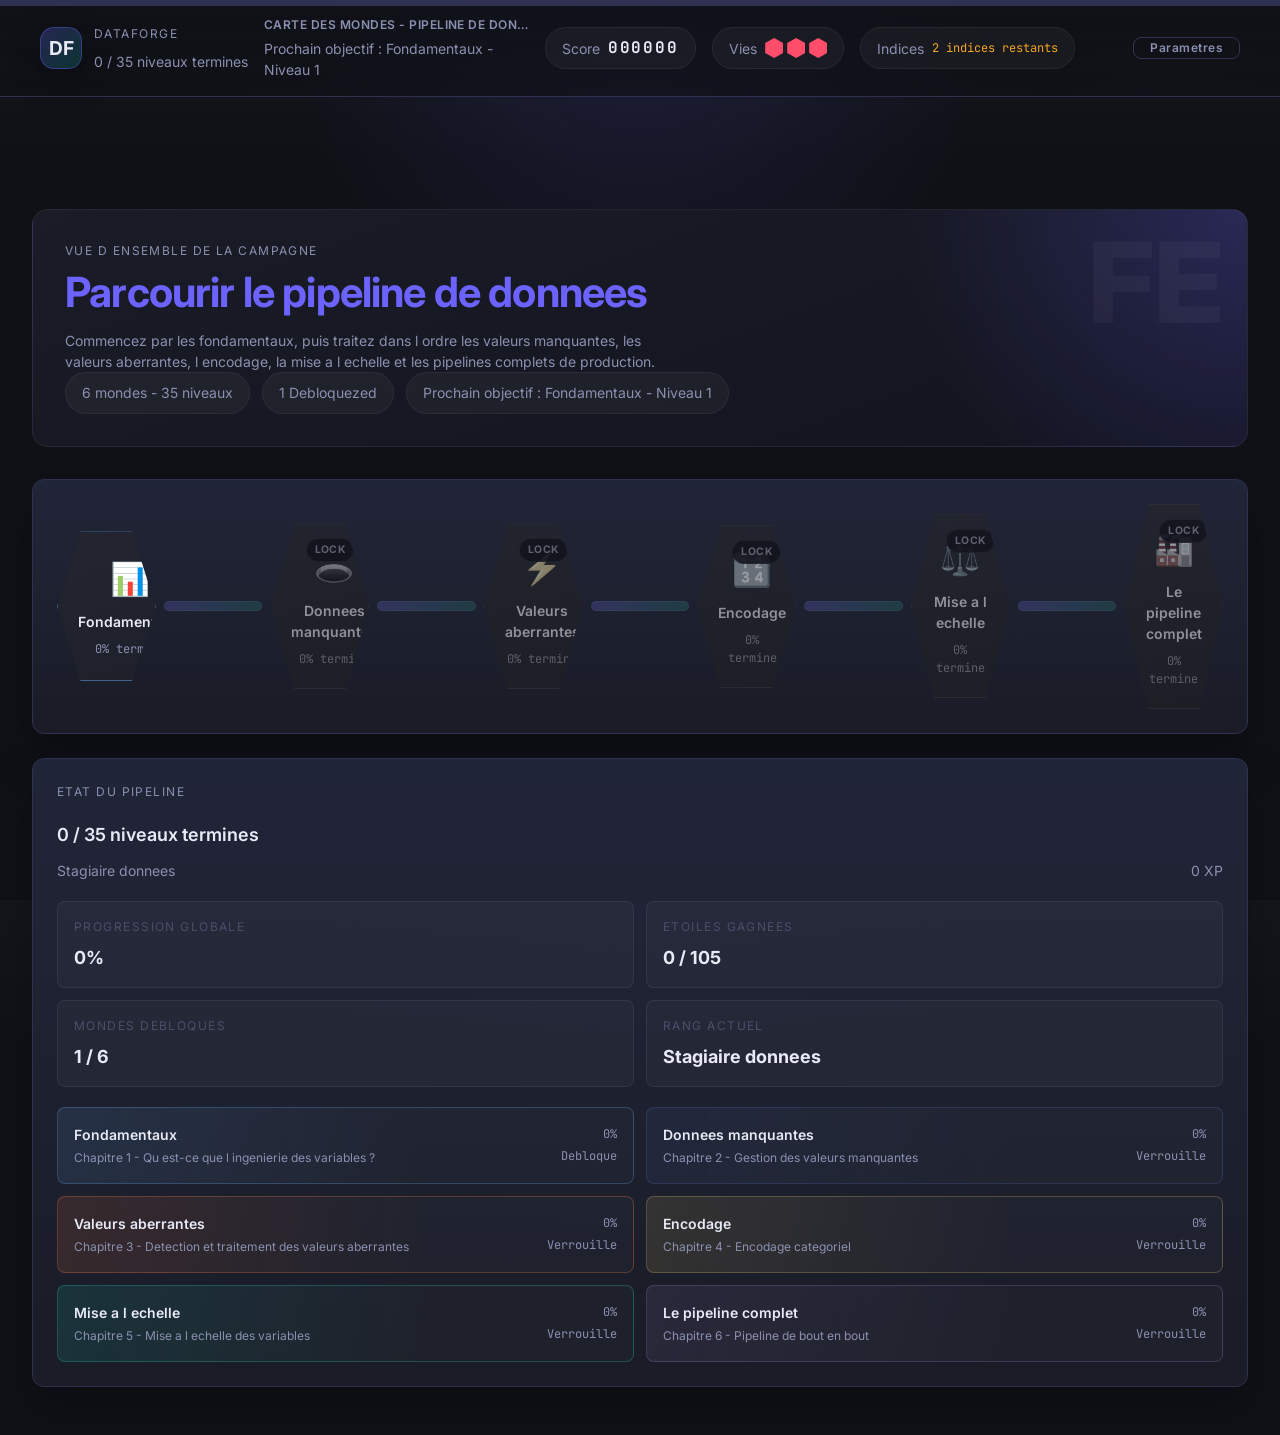
<file: index.html>
<!doctype html>
<html lang="en" data-font-size="medium">
<head>
  <meta charset="utf-8">
  <meta name="viewport" content="width=device-width, initial-scale=1">
  <title>DataForge - World Map</title>
<link rel="icon" href="data:,">
<link rel="stylesheet" href="./css/base.css?v=20260613a">
<link rel="stylesheet" href="./css/layout.css?v=20260613a">
<link rel="stylesheet" href="./css/components.css?v=20260626e">
<link rel="stylesheet" href="./css/widgets.css?v=20260616c">
<link rel="stylesheet" href="./css/editor.css?v=20260613a">
<link rel="stylesheet" href="./css/worldmap.css?v=20260613a">
<link rel="stylesheet" href="./css/animations.css?v=20260613a">
<link rel="stylesheet" href="./css/worlds/world1.css?v=20260613a">
<link rel="stylesheet" href="./css/worlds/world2.css?v=20260613a">
<link rel="stylesheet" href="./css/worlds/world3.css?v=20260621d">
<link rel="stylesheet" href="./css/worlds/world4.css?v=20260622a">
<link rel="stylesheet" href="./css/worlds/world5.css?v=20260622d">
<link rel="stylesheet" href="./css/worlds/world6.css?v=20260626e">
</head>
<body class="app-shell" data-screen="map">
  <div class="xp-bar" aria-hidden="true">
    <div class="xp-bar-fill" style="width:0%"></div>
  </div>
  <div class="xp-bar-label">Data Intern - 0 XP</div>

  <header class="app-header">
    <div class="app-header__bar">
      <div class="app-brand">
        <a class="app-brand__mark" href="#/" aria-label="Return to world map">DF</a>
        <div>
          <p class="eyebrow">DataForge</p>
          <p class="app-header__subtext" id="app-progress-copy">0 / 35 levels complete</p>
        </div>
      </div>

      <div class="app-header__center">
        <p class="app-header__breadcrumb" id="level-breadcrumb">World Map - Data Pipeline</p>
        <p class="app-header__subtext" id="app-subtext">
          Feature engineering through six connected worlds of cleanup, encoding, scaling, and pipelines.
        </p>
      </div>

      <div class="app-header__status">
        <div class="status-box">
          <span class="text-muted">Score</span>
          <span class="hud-score">000000</span>
        </div>
        <div class="status-box">
          <span class="text-muted">Lives</span>
          <span class="hud-lives" aria-label="Lives">
            <span class="hud-life-icon" aria-hidden="true"></span>
            <span class="hud-life-icon" aria-hidden="true"></span>
            <span class="hud-life-icon" aria-hidden="true"></span>
          </span>
        </div>
        <div class="status-box">
          <span class="text-muted">Hints</span>
          <span class="hud-hints-remaining">2 hints left</span>
        </div>
        <span class="hud-streak hud-streak--hidden" aria-live="polite"></span>
        <button class="btn btn--subtle btn--sm" type="button" data-route="settings">Settings</button>
      </div>
    </div>
  </header>

  <div id="screen-map" class="screen">
    <main class="screen-shell screen-shell--map">
      <div id="main-content" class="screen-section"></div>
    </main>
  </div>

  <div id="screen-level" class="screen" hidden>
    <main class="screen-shell">
      <div id="level-content" class="screen-section"></div>
    </main>
  </div>

  <div id="toast-root" class="hud-toast-container" aria-live="polite" aria-atomic="true"></div>
  <div id="overlay-root"></div>

  <aside id="settings-panel" hidden aria-hidden="true" aria-labelledby="settings-title">
    <div>
      <p class="eyebrow">Preferences</p>
      <h2 id="settings-title" class="settings-title">Settings</h2>
      <p class="text-muted">Tune the shell once and keep the same feel across every world.</p>
    </div>

    <section class="settings-section">
      <h3 class="settings-section-title">Language</h3>

      <label class="field">
        <span class="field-label">Application Language</span>
        <select id="setting-language" class="select">
          <option value="fr">Francais</option>
          <option value="en">English</option>
        </select>
      </label>
    </section>

    <section class="settings-section">
      <h3 class="settings-section-title">Audio</h3>

      <label class="checkbox-wrapper">
        <input id="setting-sound" type="checkbox">
        <span>Enable sound effects</span>
      </label>

      <label class="field">
        <span class="field-label">Music Volume</span>
        <input id="setting-music" class="range-slider" type="range" min="0" max="1" step="0.05">
      </label>
    </section>

    <section class="settings-section">
      <h3 class="settings-section-title">Accessibility</h3>

      <label class="field">
        <span class="field-label">Font Size</span>
        <select id="setting-fontsize" class="select">
          <option value="small">Small</option>
          <option value="medium">Medium</option>
          <option value="large">Large</option>
        </select>
      </label>

      <label class="checkbox-wrapper">
        <input id="setting-colorblind" type="checkbox">
        <span>Color-blind mode</span>
      </label>

      <label class="checkbox-wrapper">
        <input id="setting-hint-auto" type="checkbox">
        <span>Auto-show hint affordances</span>
      </label>
    </section>

    <section class="settings-section">
      <h3 class="settings-section-title">Progress</h3>
      <p class="settings-copy text-muted">
        Start over from World 1. This clears campaign progress, unlocked worlds, stars, score, and XP, but keeps your settings.
      </p>
      <button id="settings-reset-progress" class="btn btn--danger" type="button">Reset Game Progress</button>
    </section>

    <div class="action-row">
      <button id="settings-close" class="btn btn--subtle" type="button">Close</button>
      <button id="settings-save" class="btn btn--primary" type="button">Save Settings</button>
    </div>
  </aside>

  <div id="sr-announcer" class="sr-only" aria-live="polite" aria-atomic="true"></div>

  <script>
    window.__DATAFORGE_MODULE_VERSION__ = '20260627a';
  </script>
  <script type="module" src="./js/main.js?v=20260622c"></script>
</body>
</html>
</file>
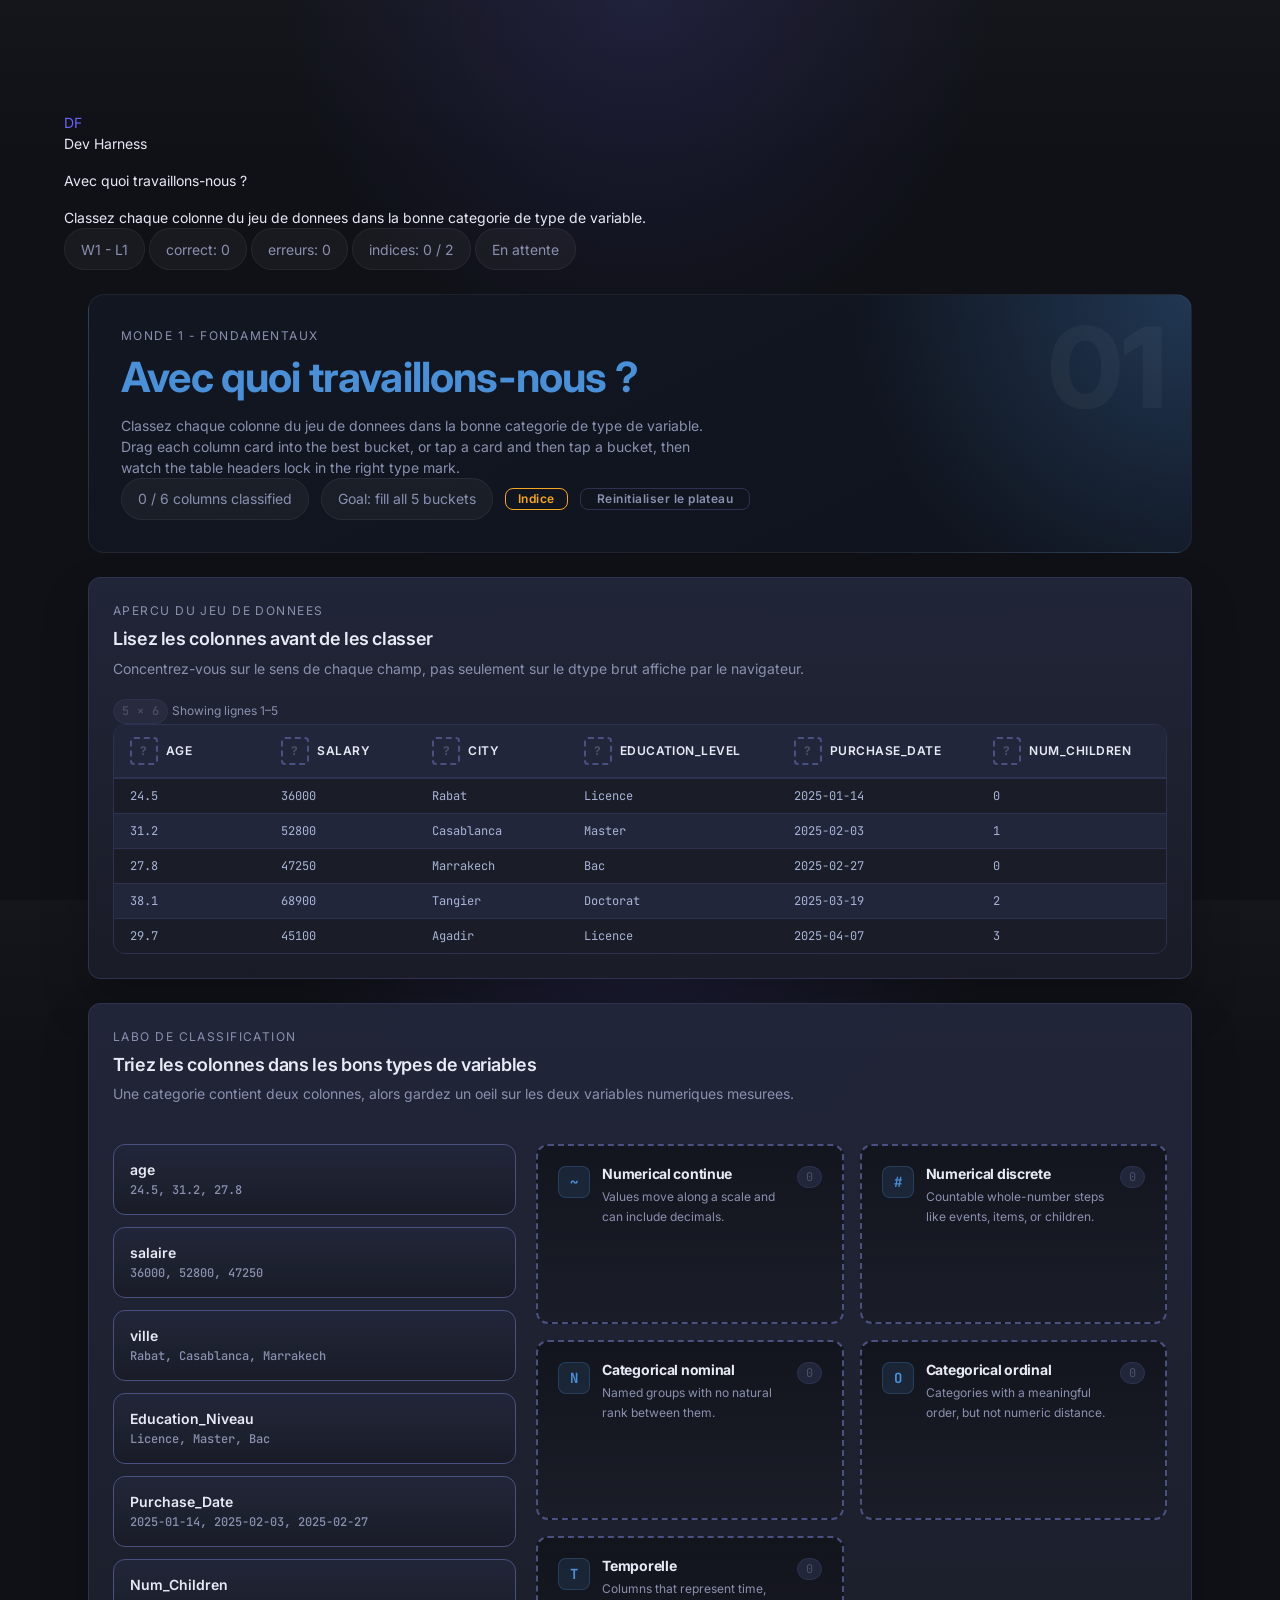
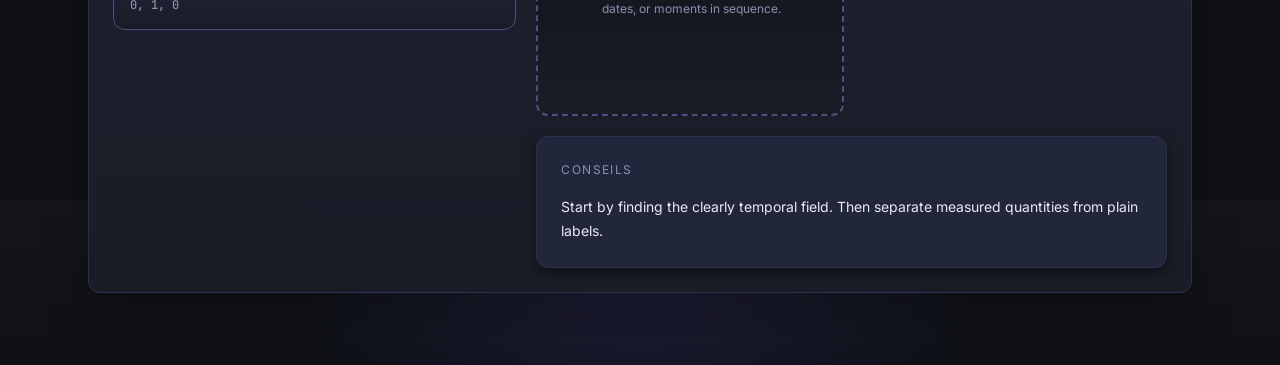
<file: dev-level.html>
<!doctype html>
<html lang="en">
<head>
  <meta charset="utf-8">
  <meta name="viewport" content="width=device-width, initial-scale=1">
  <title>DataForge Dev Level Harness</title>
<link rel="icon" href="data:,">
<link rel="stylesheet" href="./css/base.css?v=20260613a">
<link rel="stylesheet" href="./css/components.css?v=20260626e">
<link rel="stylesheet" href="./css/layout.css?v=20260613a">
<link rel="stylesheet" href="./css/animations.css?v=20260613a">
<link rel="stylesheet" href="./css/widgets.css?v=20260616c">
<link rel="stylesheet" href="./css/editor.css?v=20260613a">
<link rel="stylesheet" href="./css/worlds/world1.css?v=20260613a">
<link rel="stylesheet" href="./css/worlds/world2.css?v=20260613a">
<link rel="stylesheet" href="./css/worlds/world3.css?v=20260621d">
<link rel="stylesheet" href="./css/worlds/world4.css?v=20260622a">
<link rel="stylesheet" href="./css/worlds/world5.css?v=20260622d">
<link rel="stylesheet" href="./css/worlds/world6.css?v=20260626e">
</head>
<body class="app-shell">
  <div class="screen-shell screen-shell--level">
    <header class="app-topbar">
      <div class="app-topbar__brand">
        <a class="app-topbar__logo" href="./index.html">DF</a>
        <div class="app-topbar__title-group">
          <p class="app-topbar__eyebrow">Dev Harness</p>
          <p class="app-topbar__title" id="dev-harness-title">Loading level...</p>
          <p class="app-topbar__subtitle" id="dev-harness-subtitle">Standalone level preview</p>
        </div>
      </div>

      <div class="app-topbar__status">
        <span class="status-box" id="dev-harness-route">W?-L?</span>
        <span class="status-box" id="dev-harness-correct">Correct: 0</span>
        <span class="status-box" id="dev-harness-mistakes">Mistakes: 0</span>
        <span class="status-box" id="dev-harness-hints">Hints: 0 / 2</span>
        <span class="status-box" id="dev-harness-complete">Pending</span>
      </div>
    </header>

    <main class="app-main">
      <section class="screen-panel" style="padding: var(--space-6);">
        <div id="dev-harness-root"></div>
      </section>
    </main>
  </div>

  <script>
    window.__DATAFORGE_MODULE_VERSION__ = '20260627a';
  </script>
  <script type="module" src="./js/dev-level.js?v=20260622c"></script>
</body>
</html>
</file>
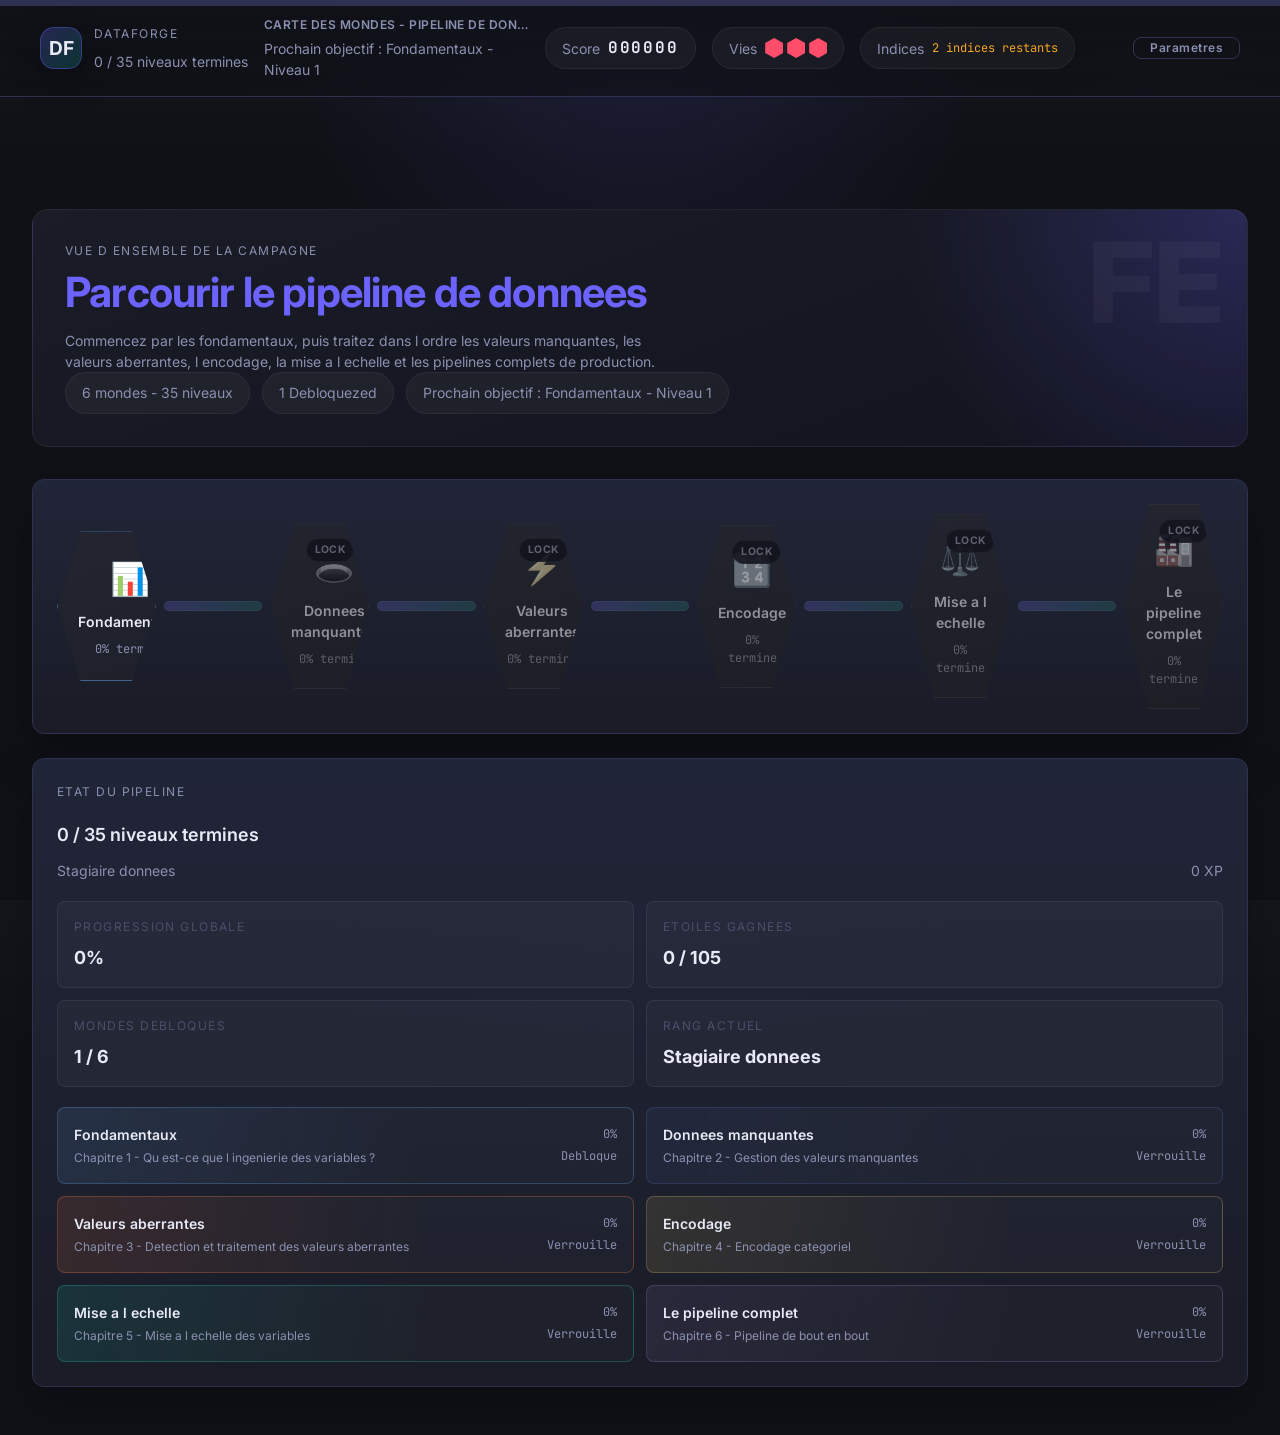
<file: level.html>
<!doctype html>
<html lang="en" data-font-size="medium">
<head>
  <meta charset="utf-8">
  <meta name="viewport" content="width=device-width, initial-scale=1">
  <title>DataForge - Level Player</title>
<link rel="icon" href="data:,">
<link rel="stylesheet" href="./css/base.css?v=20260613a">
<link rel="stylesheet" href="./css/layout.css?v=20260613a">
<link rel="stylesheet" href="./css/components.css?v=20260626e">
<link rel="stylesheet" href="./css/widgets.css?v=20260616c">
<link rel="stylesheet" href="./css/editor.css?v=20260613a">
<link rel="stylesheet" href="./css/worldmap.css?v=20260613a">
<link rel="stylesheet" href="./css/animations.css?v=20260613a">
<link rel="stylesheet" href="./css/worlds/world1.css?v=20260613a">
<link rel="stylesheet" href="./css/worlds/world2.css?v=20260613a">
<link rel="stylesheet" href="./css/worlds/world3.css?v=20260621d">
<link rel="stylesheet" href="./css/worlds/world4.css?v=20260622a">
<link rel="stylesheet" href="./css/worlds/world5.css?v=20260622d">
<link rel="stylesheet" href="./css/worlds/world6.css?v=20260626e">
</head>
<body class="app-shell" data-screen="map">
  <div class="xp-bar" aria-hidden="true">
    <div class="xp-bar-fill" style="width:0%"></div>
  </div>
  <div class="xp-bar-label">Data Intern - 0 XP</div>

  <header class="app-header">
    <div class="app-header__bar">
      <div class="app-brand">
        <a class="app-brand__mark" href="#/" aria-label="Return to world map">DF</a>
        <div>
          <p class="eyebrow">DataForge</p>
          <p class="app-header__subtext" id="app-progress-copy">0 / 35 levels complete</p>
        </div>
      </div>

      <div class="app-header__center">
        <p class="app-header__breadcrumb" id="level-breadcrumb">Level Player</p>
        <p class="app-header__subtext" id="app-subtext">
          The level shell is ready. World modules can plug into this frame as they are built.
        </p>
      </div>

      <div class="app-header__status">
        <div class="status-box">
          <span class="text-muted">Score</span>
          <span class="hud-score">000000</span>
        </div>
        <div class="status-box">
          <span class="text-muted">Lives</span>
          <span class="hud-lives" aria-label="Lives">
            <span class="hud-life-icon" aria-hidden="true"></span>
            <span class="hud-life-icon" aria-hidden="true"></span>
            <span class="hud-life-icon" aria-hidden="true"></span>
          </span>
        </div>
        <div class="status-box">
          <span class="text-muted">Hints</span>
          <span class="hud-hints-remaining">2 hints left</span>
        </div>
        <span class="hud-streak hud-streak--hidden" aria-live="polite"></span>
        <button class="btn btn--subtle btn--sm" type="button" data-route="settings">Settings</button>
      </div>
    </div>
  </header>

  <div id="screen-map" class="screen">
    <main class="screen-shell screen-shell--map">
      <div id="main-content" class="screen-section"></div>
    </main>
  </div>

  <div id="screen-level" class="screen" hidden>
    <main class="screen-shell">
      <div id="level-content" class="screen-section"></div>
    </main>
  </div>

  <div id="toast-root" class="hud-toast-container" aria-live="polite" aria-atomic="true"></div>
  <div id="overlay-root"></div>

  <aside id="settings-panel" hidden aria-hidden="true" aria-labelledby="settings-title">
    <div>
      <p class="eyebrow">Preferences</p>
      <h2 id="settings-title" class="settings-title">Settings</h2>
      <p class="text-muted">Tune the shell once and keep the same feel across every world.</p>
    </div>

    <section class="settings-section">
      <h3 class="settings-section-title">Language</h3>

      <label class="field">
        <span class="field-label">Application Language</span>
        <select id="setting-language" class="select">
          <option value="fr">Francais</option>
          <option value="en">English</option>
        </select>
      </label>
    </section>

    <section class="settings-section">
      <h3 class="settings-section-title">Audio</h3>

      <label class="checkbox-wrapper">
        <input id="setting-sound" type="checkbox">
        <span>Enable sound effects</span>
      </label>

      <label class="field">
        <span class="field-label">Music Volume</span>
        <input id="setting-music" class="range-slider" type="range" min="0" max="1" step="0.05">
      </label>
    </section>

    <section class="settings-section">
      <h3 class="settings-section-title">Accessibility</h3>

      <label class="field">
        <span class="field-label">Font Size</span>
        <select id="setting-fontsize" class="select">
          <option value="small">Small</option>
          <option value="medium">Medium</option>
          <option value="large">Large</option>
        </select>
      </label>

      <label class="checkbox-wrapper">
        <input id="setting-colorblind" type="checkbox">
        <span>Color-blind mode</span>
      </label>

      <label class="checkbox-wrapper">
        <input id="setting-hint-auto" type="checkbox">
        <span>Auto-show hint affordances</span>
      </label>
    </section>

    <section class="settings-section">
      <h3 class="settings-section-title">Progress</h3>
      <p class="settings-copy text-muted">
        Start over from World 1. This clears campaign progress, unlocked worlds, stars, score, and XP, but keeps your settings.
      </p>
      <button id="settings-reset-progress" class="btn btn--danger" type="button">Reset Game Progress</button>
    </section>

    <div class="action-row">
      <button id="settings-close" class="btn btn--subtle" type="button">Close</button>
      <button id="settings-save" class="btn btn--primary" type="button">Save Settings</button>
    </div>
  </aside>

  <div id="sr-announcer" class="sr-only" aria-live="polite" aria-atomic="true"></div>

  <script>
    window.__DATAFORGE_MODULE_VERSION__ = '20260627a';
  </script>
  <script type="module" src="./js/main.js?v=20260622c"></script>
</body>
</html>
</file>
<file: css/base.css>
/* ============================================================================
   DataForge — base.css
   Reset · Design tokens · Typography · Spacing · Global utilities
   ============================================================================ */

/* ─────────────────────────────────────────────────────────────────────────────
   EXTERNAL FONTS
   ───────────────────────────────────────────────────────────────────────────── */

@import url('https://fonts.googleapis.com/css2?family=Inter:wght@400;500;600;700&family=JetBrains+Mono:ital,wght@0,400;0,500;0,700;1,400&display=swap');

/* ─────────────────────────────────────────────────────────────────────────────
   1. DESIGN TOKENS  (CSS custom properties — single source of truth)
   ───────────────────────────────────────────────────────────────────────────── */

:root {
  /* ── Colour palette ─────────────────────────────────────────────────── */

  /* Backgrounds */
  --color-bg:               #0F1117;   /* near-black base */
  --color-surface:          #1A1D27;   /* card default */
  --color-surface-elevated: #22263A;   /* raised panel / dropdown */
  --color-surface-sunken:   #0D0F18;   /* code editor, input fields */

  /* Borders */
  --color-border-subtle:    #2E3250;
  --color-border-active:    #4A5080;
  --color-border-focus:     #6C63FF;   /* matches primary accent */

  /* Accents */
  --color-primary:          #6C63FF;   /* purple — "data energy" */
  --color-primary-dim:      rgba(108, 99, 255, 0.15);
  --color-primary-glow:     rgba(108, 99, 255, 0.35);
  --color-success:          #00D4AA;   /* teal — correct / success */
  --color-success-dim:      rgba(0, 212, 170, 0.15);
  --color-warning:          #F5A623;   /* amber — caution / hint */
  --color-warning-dim:      rgba(245, 166, 35, 0.15);
  --color-danger:           #FF4D6A;   /* red — error / outlier */
  --color-danger-dim:       rgba(255, 77, 106, 0.15);

  /* Text */
  --color-text-primary:     #E8EAF6;
  --color-text-secondary:   #8B90B0;
  --color-text-muted:       #4A4F6A;
  --color-text-inverse:     #0F1117;

  /* Code / data */
  --color-code-bg:          #0D0F18;
  --color-code-text:        #A8B5D8;
  --color-code-keyword:     #6C63FF;   /* purple */
  --color-code-string:      #00D4AA;   /* teal */
  --color-code-number:      #F5A623;   /* amber */
  --color-code-comment:     #4A4F6A;   /* muted */
  --color-code-operator:    #FF4D6A;   /* red */

  /* World accent colours — used as --world-color in scoped contexts */
  --color-world-1:          #4A90D9;
  --color-world-2:          #2D4A8A;
  --color-world-3:          #E85D26;
  --color-world-4:          #C9A84C;
  --color-world-5:          #00B4A0;
  --color-world-6:          #7B5EA7;

  /* ── Typography ─────────────────────────────────────────────────────── */

  --font-ui:   'Inter', 'Helvetica Neue', Arial, sans-serif;
  --font-mono: 'JetBrains Mono', 'Fira Code', 'Cascadia Code', monospace;

  /* Scale (major third — 1.25) */
  --text-xs:   0.75rem;   /* 12px — caption, badges */
  --text-sm:   0.875rem;  /* 14px — body, UI labels */
  --text-base: 1rem;      /* 16px — default body */
  --text-md:   1.125rem;  /* 18px — section headings */
  --text-lg:   1.5rem;    /* 24px — level title */
  --text-xl:   2rem;      /* 32px — world title, overlays */
  --text-2xl:  2.5rem;    /* 40px — cinematic titles */

  /* Weight */
  --weight-normal:   400;
  --weight-medium:   500;
  --weight-semibold: 600;
  --weight-bold:     700;

  /* Leading */
  --leading-tight:  1.2;
  --leading-snug:   1.35;
  --leading-normal: 1.5;
  --leading-loose:  1.7;

  /* Tracking */
  --tracking-tight:  -0.02em;
  --tracking-normal:  0em;
  --tracking-wide:    0.04em;
  --tracking-widest:  0.12em;

  /* ── Spacing (8px base grid) ─────────────────────────────────────────── */

  --space-1:  0.25rem;   /*  4px */
  --space-2:  0.5rem;    /*  8px */
  --space-3:  0.75rem;   /* 12px */
  --space-4:  1rem;      /* 16px */
  --space-5:  1.25rem;   /* 20px */
  --space-6:  1.5rem;    /* 24px */
  --space-8:  2rem;      /* 32px */
  --space-10: 2.5rem;    /* 40px */
  --space-12: 3rem;      /* 48px */
  --space-16: 4rem;      /* 64px */
  --space-20: 5rem;      /* 80px */
  --space-24: 6rem;      /* 96px */

  /* ── Sizing ──────────────────────────────────────────────────────────── */

  --radius-sm:   4px;
  --radius-md:   8px;    /* buttons */
  --radius-lg:   12px;   /* cards */
  --radius-xl:   16px;
  --radius-full: 9999px; /* pills, badges */

  --max-content: 1200px;

  /* ── Shadows ─────────────────────────────────────────────────────────── */

  --shadow-sm:   0 1px 3px rgba(0, 0, 0, 0.4);
  --shadow-md:   0 4px 12px rgba(0, 0, 0, 0.5);
  --shadow-lg:   0 8px 24px rgba(0, 0, 0, 0.6);
  --shadow-xl:   0 16px 48px rgba(0, 0, 0, 0.7);
  --shadow-glow-primary: 0 0 16px var(--color-primary-glow);
  --shadow-glow-success: 0 0 16px rgba(0, 212, 170, 0.35);
  --shadow-glow-warning: 0 0 16px rgba(245, 166, 35, 0.35);
  --shadow-glow-danger:  0 0 16px rgba(255, 77, 106, 0.35);

  /* ── Z-index scale ───────────────────────────────────────────────────── */

  --z-base:     0;
  --z-raised:   10;
  --z-dropdown: 100;
  --z-sticky:   200;     /* fixed HUD */
  --z-overlay:  500;     /* modals / overlays */
  --z-curtain:  900;     /* transition curtain */
  --z-toast:    1000;    /* toasts above everything */

  /* ── Motion ──────────────────────────────────────────────────────────── */

  --duration-fast:   120ms;
  --duration-normal: 240ms;
  --duration-slow:   400ms;
  --duration-cinematic: 800ms;

  --ease-out:       cubic-bezier(0.0, 0.0, 0.2, 1);
  --ease-in:        cubic-bezier(0.4, 0.0, 1, 1);
  --ease-in-out:    cubic-bezier(0.4, 0.0, 0.2, 1);
  --ease-spring:    cubic-bezier(0.34, 1.56, 0.64, 1);  /* overshoot spring */
  --ease-bounce:    cubic-bezier(0.68, -0.55, 0.265, 1.55);
  --transition-fast: var(--duration-fast) var(--ease-out);
  --transition-base: var(--duration-normal) var(--ease-out);

  /* ── HUD geometry ────────────────────────────────────────────────────── */

  --hud-height:     48px;   /* fixed top nav bar */
  --xp-bar-height:  6px;    /* thin XP strip above nav */
}

/* ── Accessibility: font size overrides ─────────────────────────────────── */

html[data-font-size='small']  { font-size: 14px; }
html[data-font-size='medium'] { font-size: 16px; }  /* default */
html[data-font-size='large']  { font-size: 19px; }

/* ── Accessibility: colour-blind mode ───────────────────────────────────── */
/* Swaps red/green for orange/blue so the two are never confused             */

html.color-blind {
  --color-success: #1E90FF;          /* blue replaces teal-green */
  --color-success-dim: rgba(30, 144, 255, 0.15);
  --color-danger:  #F5A623;          /* amber replaces red */
  --color-danger-dim: rgba(245, 166, 35, 0.15);
}

/* ── Reduced motion ─────────────────────────────────────────────────────── */

@media (prefers-reduced-motion: reduce) {
  *,
  *::before,
  *::after {
    animation-duration: 0.01ms !important;
    animation-iteration-count: 1 !important;
    transition-duration: 0.01ms !important;
    scroll-behavior: auto !important;
  }
}

/* ─────────────────────────────────────────────────────────────────────────────
   2. RESET
   ───────────────────────────────────────────────────────────────────────────── */

*,
*::before,
*::after {
  box-sizing: border-box;
  margin:     0;
  padding:    0;
}

html {
  font-size:              16px;           /* base; overridden by data-font-size */
  text-size-adjust:       100%;
  -webkit-text-size-adjust: 100%;
  scroll-behavior:        smooth;
  height:                 100%;
}

body {
  min-height:       100%;
  background-color: var(--color-bg);
  color:            var(--color-text-primary);
  font-family:      var(--font-ui);
  font-size:        var(--text-sm);
  font-weight:      var(--weight-normal);
  line-height:      var(--leading-normal);
  -webkit-font-smoothing:  antialiased;
  -moz-osx-font-smoothing: grayscale;
  overflow-x:       hidden;
}

[hidden] {
  display: none !important;
}

/* Links */
a {
  color:           var(--color-primary);
  text-decoration: none;
}
a:hover {
  text-decoration: underline;
}
a:focus-visible {
  outline:        2px solid var(--color-border-focus);
  outline-offset: 3px;
  border-radius:  var(--radius-sm);
}

/* Headings */
h1, h2, h3, h4, h5, h6 {
  font-weight:  var(--weight-bold);
  line-height:  var(--leading-tight);
  letter-spacing: var(--tracking-tight);
  color:        var(--color-text-primary);
}

/* Paragraphs */
p {
  line-height: var(--leading-normal);
}
p + p {
  margin-top: var(--space-4);
}

/* Lists */
ul, ol {
  list-style: none;
}

/* Images & media */
img, video, svg {
  display:   block;
  max-width: 100%;
}

/* Forms */
input, textarea, select, button {
  font-family: inherit;
  font-size:   inherit;
  color:       inherit;
}
button {
  cursor:     pointer;
  background: none;
  border:     none;
}
button:disabled {
  cursor: not-allowed;
}

/* Tables */
table {
  border-collapse: collapse;
  width:           100%;
}

/* Code */
code, kbd, samp, pre {
  font-family: var(--font-mono);
}

/* hr */
hr {
  border:     none;
  border-top: 1px solid var(--color-border-subtle);
  margin:     var(--space-6) 0;
}

/* Focus ring — applied globally, overridden per-component where needed */
:focus-visible {
  outline:        2px solid var(--color-border-focus);
  outline-offset: 2px;
}
:focus:not(:focus-visible) {
  outline: none;
}

/* Selection */
::selection {
  background-color: var(--color-primary-dim);
  color:            var(--color-text-primary);
}

/* Scrollbar (Webkit) */
::-webkit-scrollbar {
  width:  6px;
  height: 6px;
}
::-webkit-scrollbar-track {
  background: var(--color-bg);
}
::-webkit-scrollbar-thumb {
  background:    var(--color-border-active);
  border-radius: var(--radius-full);
}
::-webkit-scrollbar-thumb:hover {
  background: var(--color-primary);
}

/* ─────────────────────────────────────────────────────────────────────────────
   3. TYPOGRAPHY UTILITIES
   ───────────────────────────────────────────────────────────────────────────── */

/* Size */
.text-xs   { font-size: var(--text-xs);   }
.text-sm   { font-size: var(--text-sm);   }
.text-base { font-size: var(--text-base); }
.text-md   { font-size: var(--text-md);   }
.text-lg   { font-size: var(--text-lg);   }
.text-xl   { font-size: var(--text-xl);   }
.text-2xl  { font-size: var(--text-2xl);  }

/* Weight */
.font-normal   { font-weight: var(--weight-normal);   }
.font-medium   { font-weight: var(--weight-medium);   }
.font-semibold { font-weight: var(--weight-semibold); }
.font-bold     { font-weight: var(--weight-bold);     }

/* Family */
.font-mono { font-family: var(--font-mono); }
.font-ui   { font-family: var(--font-ui);   }

/* Colour */
.text-primary   { color: var(--color-text-primary);   }
.text-secondary { color: var(--color-text-secondary); }
.text-muted     { color: var(--color-text-muted);     }
.text-accent    { color: var(--color-primary);        }
.text-success   { color: var(--color-success);        }
.text-warning   { color: var(--color-warning);        }
.text-danger    { color: var(--color-danger);         }

/* Alignment */
.text-left   { text-align: left;   }
.text-center { text-align: center; }
.text-right  { text-align: right;  }

/* Leading */
.leading-tight  { line-height: var(--leading-tight);  }
.leading-normal { line-height: var(--leading-normal); }
.leading-loose  { line-height: var(--leading-loose);  }

/* Tracking */
.tracking-wide    { letter-spacing: var(--tracking-wide);    }
.tracking-widest  { letter-spacing: var(--tracking-widest);  }
.tracking-tight   { letter-spacing: var(--tracking-tight);   }

/* Truncation */
.truncate {
  overflow:      hidden;
  white-space:   nowrap;
  text-overflow: ellipsis;
}

/* Mono data numbers */
.data-value {
  font-family:  var(--font-mono);
  font-size:    var(--text-sm);
  color:        var(--color-code-text);
  font-variant-numeric: tabular-nums;
}

/* Special: large faint level number (decorative background text) */
.level-number-bg {
  font-size:      clamp(6rem, 18vw, 12rem);
  font-weight:    var(--weight-bold);
  color:          rgba(255, 255, 255, 0.03);
  letter-spacing: var(--tracking-tight);
  line-height:    1;
  user-select:    none;
  pointer-events: none;
  position:       absolute;
  inset-block-start: 0;
  inset-inline-start: 0;
}

/* ─────────────────────────────────────────────────────────────────────────────
   4. LAYOUT PRIMITIVES
   ───────────────────────────────────────────────────────────────────────────── */

/* Max-width centred wrapper */
.container {
  width:     100%;
  max-width: var(--max-content);
  margin-inline: auto;
  padding-inline: var(--space-6);
}

/* Flex helpers */
.flex         { display: flex; }
.flex-col     { display: flex; flex-direction: column; }
.flex-center  { display: flex; align-items: center; justify-content: center; }
.flex-between { display: flex; align-items: center; justify-content: space-between; }
.flex-wrap    { flex-wrap: wrap; }
.flex-1       { flex: 1; }
.flex-none    { flex: none; }
.items-center { align-items: center; }
.items-start  { align-items: flex-start; }
.items-end    { align-items: flex-end; }
.justify-center  { justify-content: center; }
.justify-between { justify-content: space-between; }
.justify-end     { justify-content: flex-end; }

/* Gap */
.gap-1  { gap: var(--space-1); }
.gap-2  { gap: var(--space-2); }
.gap-3  { gap: var(--space-3); }
.gap-4  { gap: var(--space-4); }
.gap-6  { gap: var(--space-6); }
.gap-8  { gap: var(--space-8); }

/* Grid */
.grid-2 { display: grid; grid-template-columns: repeat(2, 1fr); gap: var(--space-6); }
.grid-3 { display: grid; grid-template-columns: repeat(3, 1fr); gap: var(--space-6); }
.grid-4 { display: grid; grid-template-columns: repeat(4, 1fr); gap: var(--space-6); }

/* Position */
.relative  { position: relative; }
.absolute  { position: absolute; }
.fixed     { position: fixed;    }
.sticky    { position: sticky;   }
.inset-0   { inset: 0; }

/* Overflow */
.overflow-hidden { overflow: hidden; }
.overflow-auto   { overflow: auto;   }
.overflow-x-auto { overflow-x: auto; }
.overflow-y-auto { overflow-y: auto; }

/* ─────────────────────────────────────────────────────────────────────────────
   5. SPACING UTILITIES
   ───────────────────────────────────────────────────────────────────────────── */

.m-0  { margin: 0; }
.mt-2 { margin-top:    var(--space-2); }
.mt-4 { margin-top:    var(--space-4); }
.mt-6 { margin-top:    var(--space-6); }
.mb-2 { margin-bottom: var(--space-2); }
.mb-4 { margin-bottom: var(--space-4); }
.mb-6 { margin-bottom: var(--space-6); }
.ml-2 { margin-left:   var(--space-2); }
.mr-2 { margin-right:  var(--space-2); }
.mx-auto { margin-inline: auto; }

.p-2  { padding: var(--space-2); }
.p-4  { padding: var(--space-4); }
.p-6  { padding: var(--space-6); }
.p-8  { padding: var(--space-8); }
.px-4 { padding-inline: var(--space-4); }
.px-6 { padding-inline: var(--space-6); }
.py-2 { padding-block:  var(--space-2); }
.py-4 { padding-block:  var(--space-4); }

/* ─────────────────────────────────────────────────────────────────────────────
   6. VISIBILITY / DISPLAY UTILITIES
   ───────────────────────────────────────────────────────────────────────────── */

.hidden           { display: none !important; }
.sr-only {
  position:   absolute;
  width:      1px;
  height:     1px;
  padding:    0;
  margin:     -1px;
  overflow:   hidden;
  clip:       rect(0, 0, 0, 0);
  white-space: nowrap;
  border:     0;
}
.not-sr-only {
  position:   static;
  width:      auto;
  height:     auto;
  padding:    0;
  margin:     0;
  overflow:   visible;
  clip:       auto;
  white-space: normal;
}
.invisible { visibility: hidden; }
.opacity-0 { opacity: 0; }
.opacity-50 { opacity: 0.5; }

/* ─────────────────────────────────────────────────────────────────────────────
   7. COLOUR FILL / BACKGROUND UTILITIES
   ───────────────────────────────────────────────────────────────────────────── */

.bg-surface          { background-color: var(--color-surface); }
.bg-surface-elevated { background-color: var(--color-surface-elevated); }
.bg-primary-dim      { background-color: var(--color-primary-dim); }
.bg-success-dim      { background-color: var(--color-success-dim); }
.bg-warning-dim      { background-color: var(--color-warning-dim); }
.bg-danger-dim       { background-color: var(--color-danger-dim); }

.border              { border: 1px solid var(--color-border-subtle); }
.border-active       { border: 1px solid var(--color-border-active); }
.border-primary      { border: 1px solid var(--color-primary); }
.border-success      { border: 1px solid var(--color-success); }
.border-warning      { border: 1px solid var(--color-warning); }
.border-danger       { border: 1px solid var(--color-danger); }

.rounded-sm   { border-radius: var(--radius-sm);   }
.rounded-md   { border-radius: var(--radius-md);   }
.rounded-lg   { border-radius: var(--radius-lg);   }
.rounded-full { border-radius: var(--radius-full); }

/* ─────────────────────────────────────────────────────────────────────────────
   8. INTERACTIVE STATES
   ───────────────────────────────────────────────────────────────────────────── */

/* Pointer */
.cursor-pointer  { cursor: pointer;  }
.cursor-default  { cursor: default;  }
.cursor-grab     { cursor: grab;     }
.cursor-grabbing { cursor: grabbing; }

/* User select */
.select-none { user-select: none; }
.select-text { user-select: text; }

/* Pointer events */
.pointer-events-none { pointer-events: none; }
.pointer-events-auto { pointer-events: auto; }

/* ─────────────────────────────────────────────────────────────────────────────
   9. WORLD-THEME SCOPING
   Each world adds a theme class to <body>.  These tokens flow down to any
   component that uses --world-color.
   ───────────────────────────────────────────────────────────────────────────── */

body.world-theme-1 { --world-color: var(--color-world-1); --world-color-dim: rgba(74, 144, 217, 0.15); }
body.world-theme-2 { --world-color: var(--color-world-2); --world-color-dim: rgba(45,  74, 138, 0.15); }
body.world-theme-3 { --world-color: var(--color-world-3); --world-color-dim: rgba(232, 93,  38, 0.15); }
body.world-theme-4 { --world-color: var(--color-world-4); --world-color-dim: rgba(201,168, 76, 0.15); }
body.world-theme-5 { --world-color: var(--color-world-5); --world-color-dim: rgba(0,  180, 160, 0.15); }
body.world-theme-6 { --world-color: var(--color-world-6); --world-color-dim: rgba(123, 94, 167, 0.15); }

/* ─────────────────────────────────────────────────────────────────────────────
   10. TRANSITION CURTAIN  (managed by engine.js crossFade())
   ───────────────────────────────────────────────────────────────────────────── */

.transition-curtain {
  position:   fixed;
  inset:      0;
  z-index:    var(--z-curtain);
  background: var(--color-bg);
  opacity:    0;
  pointer-events: none;  /* transparent by default; engine sets to 1 during fade */
  display:    flex;
  align-items: center;
  justify-content: center;
}

.transition-curtain[aria-hidden='false'] {
  pointer-events: all;
}

/* World reveal element inside the curtain */
.curtain__world-reveal {
  display:        flex;
  flex-direction: column;
  align-items:    center;
  gap:            var(--space-4);
  opacity:        0;
  animation:      curtain-reveal 600ms var(--ease-out) 100ms forwards;
}

.curtain__world-icon {
  font-size: 4rem;
  line-height: 1;
}

.curtain__world-title {
  font-size:      var(--text-2xl);
  font-weight:    var(--weight-bold);
  letter-spacing: var(--tracking-tight);
}

/* ─────────────────────────────────────────────────────────────────────────────
   11. ACCESSIBILITY LIVE REGION
   ───────────────────────────────────────────────────────────────────────────── */

#sr-announcer {
  position:    absolute;
  width:       1px;
  height:      1px;
  overflow:    hidden;
  clip:        rect(0, 0, 0, 0);
  white-space: nowrap;
  border:      0;
}

/* ─────────────────────────────────────────────────────────────────────────────
   12. RESPONSIVE BREAKPOINTS
   ───────────────────────────────────────────────────────────────────────────── */

/* The game is desktop-primary; mobile is gracefully degraded, not feature-equal */

@media (max-width: 1024px) {
  .container {
    padding-inline: var(--space-4);
  }
  .grid-4 { grid-template-columns: repeat(2, 1fr); }
}

@media (max-width: 768px) {
  :root {
    --hud-height: 52px; /* slightly taller on mobile for touch targets */
  }

  .grid-2,
  .grid-3,
  .grid-4 {
    grid-template-columns: 1fr;
  }

  .container {
    padding-inline: var(--space-4);
  }

  /* Hide non-essential decorative elements on mobile */
  .hide-mobile { display: none !important; }
}

@media (min-width: 769px) {
  .hide-desktop { display: none !important; }
}
</file>
<file: css/layout.css>
/* ==========================================================================
   DataForge — layout.css
   Application shell, screen regions, panels, responsive grids
   ========================================================================== */

.app-shell {
  min-height: 100vh;
  background:
    radial-gradient(circle at top, rgba(108, 99, 255, 0.14), transparent 32%),
    linear-gradient(180deg, rgba(255, 255, 255, 0.02), transparent 18%),
    var(--color-bg);
}

.screen[hidden] {
  display: none !important;
}

.screen-shell {
  width: min(100%, var(--max-content));
  margin: 0 auto;
  padding: calc(var(--space-16) + 48px) var(--space-6) var(--space-12);
}

.screen-shell--map {
  width: 100%;
  max-width: none;
  padding-left: var(--space-8);
  padding-right: var(--space-8);
}

.screen-shell--map > .screen-section {
  width: min(100%, 1680px);
  margin: 0 auto;
}

.app-header {
  position: sticky;
  top: 0;
  z-index: var(--z-sticky);
  backdrop-filter: blur(20px);
  background: linear-gradient(180deg, rgba(15, 17, 23, 0.92), rgba(15, 17, 23, 0.72));
  border-bottom: 1px solid var(--color-border-subtle);
}

.app-header__bar {
  width: min(100%, calc(var(--max-content) + var(--space-12)));
  margin: 0 auto;
  min-height: 84px;
  padding: var(--space-4) var(--space-6);
  display: grid;
  grid-template-columns: auto 1fr auto;
  gap: var(--space-4);
  align-items: center;
}

.app-brand {
  display: flex;
  align-items: center;
  gap: var(--space-3);
}

.app-brand__mark {
  width: 42px;
  height: 42px;
  border-radius: 14px;
  display: grid;
  place-items: center;
  color: var(--color-text-primary);
  text-decoration: none;
  font-weight: var(--weight-bold);
  background: linear-gradient(135deg, rgba(108, 99, 255, 0.26), rgba(0, 212, 170, 0.18));
  border: 1px solid rgba(108, 99, 255, 0.35);
  box-shadow: 0 12px 32px rgba(0, 0, 0, 0.28);
  font-size: 1.2rem;
}

.app-brand__mark:hover {
  text-decoration: none;
}

.app-header__center {
  min-width: 0;
}

.app-header__breadcrumb {
  margin: 0;
  color: var(--color-text-primary);
  font-size: var(--text-md);
  font-weight: var(--weight-semibold);
}

.app-header__subtext {
  margin: var(--space-1) 0 0;
  color: var(--color-text-secondary);
  font-size: var(--text-sm);
}

.app-header__status {
  display: flex;
  align-items: center;
  gap: var(--space-4);
}

.app-header__cluster {
  display: flex;
  align-items: center;
  gap: var(--space-3);
}

.shell-grid {
  display: grid;
  gap: var(--space-6);
}

.shell-grid--two-col {
  grid-template-columns: minmax(0, 1.1fr) minmax(320px, 0.9fr);
}

.shell-grid--three-col {
  grid-template-columns: repeat(3, minmax(0, 1fr));
}

.panel {
  background: linear-gradient(180deg, rgba(34, 38, 58, 0.95), rgba(26, 29, 39, 0.95));
  border: 1px solid var(--color-border-subtle);
  border-radius: var(--radius-lg);
  box-shadow: 0 24px 48px rgba(0, 0, 0, 0.22);
  padding: var(--space-6);
}

.panel--dense {
  padding: var(--space-4);
}

.panel-title,
.section-title {
  margin: 0;
  color: var(--color-text-primary);
  font-weight: var(--weight-semibold);
}

.panel-title {
  font-size: var(--text-md);
}

.section-title {
  font-size: var(--text-sm);
  letter-spacing: var(--tracking-wide);
  text-transform: uppercase;
  color: var(--color-text-secondary);
}

.eyebrow {
  margin: 0 0 var(--space-2);
  color: var(--color-text-secondary);
  font-size: var(--text-xs);
  letter-spacing: var(--tracking-widest);
  text-transform: uppercase;
}

.text-danger {
  color: var(--color-danger) !important;
}

.text-muted {
  color: var(--color-text-secondary);
}

.font-mono {
  font-family: var(--font-mono);
}

.screen-section {
  display: grid;
  gap: var(--space-6);
}

.level-hero {
  position: relative;
  overflow: hidden;
  padding: var(--space-8);
  border-radius: calc(var(--radius-lg) + 4px);
  border: 1px solid rgba(255, 255, 255, 0.06);
  background:
    radial-gradient(circle at right top, rgba(108, 99, 255, 0.24), transparent 28%),
    linear-gradient(160deg, rgba(26, 29, 39, 0.98), rgba(18, 20, 31, 0.98));
}

.level-hero__number {
  position: absolute;
  right: var(--space-6);
  top: var(--space-4);
  font-size: clamp(4rem, 10vw, 7rem);
  font-weight: 800;
  line-height: 1;
  color: rgba(255, 255, 255, 0.04);
  pointer-events: none;
}

.level-hero__title {
  margin: 0;
  color: var(--world-color, var(--color-primary));
  font-size: clamp(1.8rem, 4vw, 2.6rem);
  line-height: var(--leading-tight);
}

.level-hero__objective {
  margin: var(--space-3) 0 0;
  color: var(--color-text-secondary);
  max-width: 68ch;
}

.action-row {
  display: flex;
  flex-wrap: wrap;
  gap: var(--space-3);
  align-items: center;
}

.status-box {
  display: inline-flex;
  align-items: center;
  gap: var(--space-2);
  min-height: 42px;
  padding: 0 var(--space-4);
  border-radius: var(--radius-full);
  background: rgba(255, 255, 255, 0.04);
  border: 1px solid rgba(255, 255, 255, 0.06);
  color: var(--color-text-secondary);
}

.visually-hidden,
.sr-only {
  position: absolute !important;
  width: 1px !important;
  height: 1px !important;
  padding: 0 !important;
  margin: -1px !important;
  overflow: hidden !important;
  clip: rect(0, 0, 0, 0) !important;
  white-space: nowrap !important;
  border: 0 !important;
}

@media (max-width: 960px) {
  .app-header__bar,
  .screen-shell {
    padding-left: var(--space-4);
    padding-right: var(--space-4);
  }

  .app-header__bar,
  .shell-grid--two-col,
  .shell-grid--three-col {
    grid-template-columns: 1fr;
  }

  .app-header__status {
    justify-content: space-between;
    flex-wrap: wrap;
  }
}
</file>
<file: css/components.css>
/* ============================================================================
   DataForge — components.css
   Buttons · Cards · Badges · Tooltips · Modals/Overlays · HUD · Tables ·
   Form controls · Toast notifications · Stars · Pills · Dropdowns
   ============================================================================
   Depends on: base.css (custom properties must be loaded first)
   ============================================================================ */

/* ─────────────────────────────────────────────────────────────────────────────
   1. BUTTONS
   ───────────────────────────────────────────────────────────────────────────── */

.btn {
  display:         inline-flex;
  align-items:     center;
  justify-content: center;
  gap:             var(--space-2);
  padding:         var(--space-2) var(--space-6);
  border-radius:   var(--radius-md);
  font-family:     var(--font-ui);
  font-size:       var(--text-sm);
  font-weight:     var(--weight-semibold);
  letter-spacing:  var(--tracking-wide);
  line-height:     1;
  white-space:     nowrap;
  cursor:          pointer;
  border:          1px solid transparent;
  text-decoration: none;
  transition:
    background-color var(--duration-fast) var(--ease-out),
    border-color     var(--duration-fast) var(--ease-out),
    color            var(--duration-fast) var(--ease-out),
    box-shadow       var(--duration-fast) var(--ease-out),
    transform        var(--duration-fast) var(--ease-spring);
  position: relative;
  overflow: hidden;
  user-select: none;
}

/* Active press feel */
.btn:active:not(:disabled) {
  transform: scale(0.97);
}

/* Ripple layer (progressive enhancement via JS class toggle) */
.btn::after {
  content:       '';
  position:      absolute;
  inset:         0;
  background:    rgba(255, 255, 255, 0);
  border-radius: inherit;
  transition:    background-color var(--duration-fast) var(--ease-out);
}
.btn:hover:not(:disabled)::after {
  background: rgba(255, 255, 255, 0.06);
}

/* ── Variants ──────────────────────────────────────────────────────────── */

/* Primary — filled purple */
.btn--primary {
  background-color: var(--color-primary);
  color:            #fff;
  border-color:     var(--color-primary);
  box-shadow:       0 0 0 0 var(--color-primary-glow);
}
.btn--primary:hover:not(:disabled) {
  background-color: color-mix(in srgb, var(--color-primary) 85%, #fff);
  box-shadow:       var(--shadow-glow-primary);
}

/* Secondary — outlined primary */
.btn--secondary {
  background-color: transparent;
  color:            var(--color-primary);
  border-color:     var(--color-primary);
}
.btn--secondary:hover:not(:disabled) {
  background-color: var(--color-primary-dim);
}

/* Ghost — quiet surface with a visible outline */
.btn--ghost {
  background-color: rgba(255, 255, 255, 0.04);
  color:            var(--color-text-primary);
  border-color:     var(--color-border-subtle);
}
.btn--ghost:hover:not(:disabled) {
  background-color: rgba(255, 255, 255, 0.08);
  border-color:     var(--color-border-active);
  box-shadow:       var(--shadow-md);
}

/* Subtle — ghost, no border, muted text */
.btn--subtle {
  background-color: transparent;
  color:            var(--color-text-secondary);
  border-color:     var(--color-border-subtle);
}
.btn--subtle:hover:not(:disabled) {
  border-color: var(--color-border-active);
  color:        var(--color-text-primary);
}

/* Success */
.btn--success {
  background-color: var(--color-success);
  color:            var(--color-text-inverse);
  border-color:     var(--color-success);
}
.btn--success:hover:not(:disabled) {
  background-color: color-mix(in srgb, var(--color-success) 85%, #fff);
  box-shadow:       var(--shadow-glow-success);
}

/* Warning — amber, used for hints */
.btn--warning {
  background-color: var(--color-warning);
  color:            var(--color-text-inverse);
  border-color:     var(--color-warning);
}
.btn--warning:hover:not(:disabled) {
  background-color: color-mix(in srgb, var(--color-warning) 85%, #fff);
  box-shadow:       var(--shadow-glow-warning);
}

/* Danger */
.btn--danger {
  background-color: var(--color-danger);
  color:            #fff;
  border-color:     var(--color-danger);
}
.btn--danger:hover:not(:disabled) {
  background-color: color-mix(in srgb, var(--color-danger) 85%, #fff);
  box-shadow:       var(--shadow-glow-danger);
}

/* ── Sizes ─────────────────────────────────────────────────────────────── */

.btn--sm {
  padding:   var(--space-1) var(--space-4);
  font-size: var(--text-xs);
}
.btn--lg {
  padding:   var(--space-4) var(--space-8);
  font-size: var(--text-base);
}
.btn--icon {
  padding:   var(--space-2);
  width:     36px;
  height:    36px;
  border-radius: var(--radius-md);
}

/* ── States ────────────────────────────────────────────────────────────── */

.btn:disabled,
.btn[aria-disabled='true'] {
  opacity:        0.38;
  cursor:         not-allowed;
  pointer-events: none;
}
.btn:focus-visible {
  outline:        2px solid var(--color-border-focus);
  outline-offset: 3px;
}

/* Hint button — special amber with lightbulb glow */
.btn--hint {
  background-color: transparent;
  color:            var(--color-warning);
  border-color:     var(--color-warning);
  font-size:        var(--text-xs);
  padding:          var(--space-1) var(--space-3);
}
.btn--hint:hover:not(:disabled) {
  background-color: var(--color-warning-dim);
  box-shadow:       var(--shadow-glow-warning);
}
.btn--hint .hint-icon {
  font-size: 0.9em;
}

/* ─────────────────────────────────────────────────────────────────────────────
   2. CARDS
   ───────────────────────────────────────────────────────────────────────────── */

.card {
  background-color: var(--color-surface);
  border:           1px solid var(--color-border-subtle);
  border-radius:    var(--radius-lg);
  padding:          var(--space-6);
  position:         relative;
  overflow:         hidden;
}

/* Elevated card — sits above default surface */
.card--elevated {
  background-color: var(--color-surface-elevated);
  box-shadow:       var(--shadow-md);
}

/* Interactive card — hover lifts */
.card--interactive {
  cursor:     pointer;
  transition:
    border-color var(--duration-normal) var(--ease-out),
    box-shadow   var(--duration-normal) var(--ease-out),
    transform    var(--duration-normal) var(--ease-out);
}
.card--interactive:hover {
  border-color: var(--color-border-active);
  box-shadow:   var(--shadow-lg);
  transform:    translateY(-2px);
}
.card--interactive:active {
  transform: translateY(0);
}

/* Accent-bordered card — uses --world-color */
.card--accented {
  border-color: var(--world-color, var(--color-primary));
  box-shadow:   0 0 0 1px var(--world-color, var(--color-primary)),
                inset 0 0 24px rgba(108, 99, 255, 0.04);
}

/* Selected state (drag-drop targets, MCQ, etc.) */
.card--selected {
  border-color:     var(--color-primary);
  background-color: var(--color-primary-dim);
  box-shadow:       var(--shadow-glow-primary);
}

/* Correct / incorrect feedback */
.card--correct {
  border-color:     var(--color-success);
  background-color: var(--color-success-dim);
  box-shadow:       var(--shadow-glow-success);
}
.card--incorrect {
  border-color:     var(--color-danger);
  background-color: var(--color-danger-dim);
  box-shadow:       var(--shadow-glow-danger);
}

/* Card header */
.card__header {
  display:         flex;
  align-items:     center;
  justify-content: space-between;
  margin-bottom:   var(--space-4);
  padding-bottom:  var(--space-4);
  border-bottom:   1px solid var(--color-border-subtle);
}

.card__title {
  font-size:      var(--text-md);
  font-weight:    var(--weight-bold);
  letter-spacing: var(--tracking-tight);
  color:          var(--color-text-primary);
}

.card__subtitle {
  font-size:  var(--text-xs);
  color:      var(--color-text-muted);
  margin-top: var(--space-1);
}

/* Scenario card (playing-card style used in W2L3, W4L5, etc.) */
.scenario-card {
  width:         320px;
  min-height:    420px;
  flex-shrink:   0;
  background:    linear-gradient(160deg, var(--color-surface) 0%, var(--color-surface-elevated) 100%);
  border:        1px solid var(--color-border-active);
  border-radius: var(--radius-xl);
  padding:       var(--space-8) var(--space-6);
  display:       flex;
  flex-direction: column;
  justify-content: space-between;
  position:      relative;
  overflow:      hidden;
  box-shadow:    var(--shadow-xl);
}

.scenario-card::before {
  content:  '';
  position: absolute;
  inset:    0;
  background: radial-gradient(
    ellipse at 50% 0%,
    var(--world-color-dim, rgba(108, 99, 255, 0.08)) 0%,
    transparent 70%
  );
  pointer-events: none;
}

.scenario-card__body {
  font-size:   var(--text-base);
  line-height: var(--leading-loose);
  color:       var(--color-text-primary);
}

.scenario-card__meta {
  font-family: var(--font-mono);
  font-size:   var(--text-xs);
  color:       var(--color-text-muted);
  margin-top:  var(--space-4);
}

/* ─────────────────────────────────────────────────────────────────────────────
   3. BADGES & PILLS
   ───────────────────────────────────────────────────────────────────────────── */

.badge {
  display:         inline-flex;
  align-items:     center;
  gap:             var(--space-1);
  padding:         2px var(--space-2);
  border-radius:   var(--radius-full);
  font-size:       var(--text-xs);
  font-weight:     var(--weight-medium);
  letter-spacing:  var(--tracking-wide);
  white-space:     nowrap;
  line-height:     1.6;
  border:          1px solid transparent;
}

.badge--primary  { background: var(--color-primary-dim); color: var(--color-primary); border-color: var(--color-primary); }
.badge--success  { background: var(--color-success-dim); color: var(--color-success); border-color: var(--color-success); }
.badge--warning  { background: var(--color-warning-dim); color: var(--color-warning); border-color: var(--color-warning); }
.badge--danger   { background: var(--color-danger-dim);  color: var(--color-danger);  border-color: var(--color-danger);  }
.badge--muted    { background: rgba(74, 79, 106, 0.2);   color: var(--color-text-muted); border-color: var(--color-border-subtle); }
.badge--world    { background: var(--world-color-dim, var(--color-primary-dim));
                   color:      var(--world-color, var(--color-primary));
                   border-color: var(--world-color, var(--color-primary)); }

/* Null count badges on column headers */
.null-badge {
  display:       inline-flex;
  align-items:   center;
  padding:       1px var(--space-2);
  border-radius: var(--radius-full);
  font-family:   var(--font-mono);
  font-size:     10px;
  font-weight:   var(--weight-bold);
  background:    var(--color-danger-dim);
  color:         var(--color-danger);
  border:        1px solid var(--color-danger);
}
.null-badge--zero {
  background: var(--color-success-dim);
  color:      var(--color-success);
  border-color: var(--color-success);
}

/* Type badge on column headers (W1L1) */
.type-badge {
  width:         28px;
  height:        28px;
  border-radius: var(--radius-sm);
  display:       flex;
  align-items:   center;
  justify-content: center;
  font-size:     var(--text-xs);
  font-weight:   var(--weight-bold);
  border:        2px dashed var(--color-border-active);
  background:    var(--color-surface-elevated);
  color:         var(--color-text-muted);
  cursor:        grab;
  transition:    border-color var(--duration-fast), box-shadow var(--duration-fast);
}
.type-badge:active { cursor: grabbing; }
.type-badge--assigned {
  border-style:  solid;
  border-color:  var(--world-color, var(--color-primary));
  color:         var(--world-color, var(--color-primary));
  box-shadow:    0 0 8px var(--world-color-dim, var(--color-primary-dim));
}

/* ─────────────────────────────────────────────────────────────────────────────
   4. TOOLTIPS
   ───────────────────────────────────────────────────────────────────────────── */

[data-tooltip] {
  position: relative;
}
[data-tooltip]::after {
  content:          attr(data-tooltip);
  position:         absolute;
  bottom:           calc(100% + var(--space-2));
  left:             50%;
  transform:        translateX(-50%) translateY(4px);
  background:       var(--color-surface-elevated);
  color:            var(--color-text-primary);
  border:           1px solid var(--color-border-active);
  border-radius:    var(--radius-md);
  padding:          var(--space-2) var(--space-3);
  font-size:        var(--text-xs);
  white-space:      nowrap;
  pointer-events:   none;
  opacity:          0;
  z-index:          var(--z-dropdown);
  box-shadow:       var(--shadow-md);
  transition:
    opacity       var(--duration-fast) var(--ease-out),
    transform     var(--duration-fast) var(--ease-out);
}
[data-tooltip]:hover::after,
[data-tooltip]:focus-visible::after {
  opacity:   1;
  transform: translateX(-50%) translateY(0);
}

/* Tooltip arrow */
[data-tooltip]::before {
  content:        '';
  position:       absolute;
  bottom:         calc(100% + var(--space-1));
  left:           50%;
  transform:      translateX(-50%);
  border:         5px solid transparent;
  border-top-color: var(--color-border-active);
  pointer-events: none;
  opacity:        0;
  z-index:        var(--z-dropdown);
  transition:     opacity var(--duration-fast) var(--ease-out);
}
[data-tooltip]:hover::before,
[data-tooltip]:focus-visible::before {
  opacity: 1;
}

/* Hint popup tooltip */
.hint-popup {
  position:      absolute;
  bottom:        calc(100% + var(--space-3));
  left:          0;
  background:    var(--color-surface-elevated);
  border:        1px solid var(--color-warning);
  border-radius: var(--radius-lg);
  padding:       var(--space-3) var(--space-4);
  font-size:     var(--text-sm);
  color:         var(--color-warning);
  max-width:     280px;
  box-shadow:    var(--shadow-glow-warning);
  z-index:       var(--z-dropdown);
  animation:     fade-slide-up var(--duration-normal) var(--ease-spring);
}

.hint-popup::before {
  content:   '💡 Hint: ';
  font-weight: var(--weight-bold);
}

/* ─────────────────────────────────────────────────────────────────────────────
   5. OVERLAYS & MODALS
   ───────────────────────────────────────────────────────────────────────────── */

#overlay-root {
  position:   fixed;
  inset:      0;
  z-index:    var(--z-overlay);
  display:    none;
  pointer-events: none;
  align-items: center;
  justify-content: center;
  /* Empty by default — engine injects content */
}

#overlay-root:not(:empty) {
  display: flex;
  pointer-events: auto;
}

.overlay {
  position:   fixed;
  inset:      0;
  pointer-events: auto;
  display:    flex;
  align-items: center;
  justify-content: center;
  padding:    var(--space-6);
  background: rgba(10, 12, 20, 0.88);
  backdrop-filter: blur(12px);
  -webkit-backdrop-filter: blur(12px);
  animation:  overlay-enter var(--duration-slow) var(--ease-out) both;
}

.overlay__body {
  background:    var(--color-surface);
  border:        1px solid var(--color-border-active);
  border-radius: var(--radius-xl);
  padding:       var(--space-10) var(--space-8);
  max-width:     480px;
  width:         100%;
  text-align:    center;
  position:      relative;
  z-index:       1;
  box-shadow:    var(--shadow-xl);
  animation:     overlay-body-enter var(--duration-slow) var(--ease-spring) 80ms both;
}
.overlay__body--center {
  display:         flex;
  flex-direction:  column;
  align-items:     center;
  gap:             var(--space-4);
}
.overlay__body--compact {
  padding: var(--space-8) var(--space-6);
}

/* Level complete overlay */
.overlay--level-complete .overlay__body {
  border-color: var(--world-color, var(--color-primary));
  box-shadow:   0 0 0 1px var(--world-color, var(--color-primary)),
                var(--shadow-xl);
}

/* Particle field for level-complete (CSS-only subtle shimmer) */
.overlay__particles {
  position:       fixed;
  inset:          0;
  background:
    radial-gradient(ellipse at 20% 50%, var(--world-color-dim, rgba(108,99,255,0.12)) 0%, transparent 60%),
    radial-gradient(ellipse at 80% 30%, rgba(0, 212, 170, 0.08) 0%, transparent 50%);
  pointer-events: none;
  animation:      particles-pulse 3s ease-in-out infinite alternate;
}

.overlay__title {
  font-size:      var(--text-xl);
  font-weight:    var(--weight-bold);
  letter-spacing: var(--tracking-tight);
  margin-bottom:  var(--space-4);
}
.overlay__title--danger  { color: var(--color-danger);  }
.overlay__title--accent  { color: var(--color-primary); }

.overlay__world-icon {
  font-size:     3rem;
  line-height:   1;
  margin-bottom: var(--space-4);
  animation:     icon-spin-slow 8s linear infinite;
}

.overlay__stars {
  display:    flex;
  justify-content: center;
  gap:        var(--space-3);
  margin:     var(--space-4) 0;
}

.overlay__score-block {
  margin:      var(--space-6) 0;
  padding:     var(--space-4) var(--space-6);
  background:  var(--color-surface-elevated);
  border-radius: var(--radius-lg);
  border:      1px solid var(--color-border-subtle);
}
.overlay__score-label {
  display:    block;
  font-size:  var(--text-xs);
  color:      var(--color-text-muted);
  text-transform: uppercase;
  letter-spacing: var(--tracking-widest);
  margin-bottom: var(--space-1);
}
.overlay__score-value {
  display:     block;
  font-family: var(--font-mono);
  font-size:   var(--text-xl);
  font-weight: var(--weight-bold);
  color:       var(--color-text-primary);
  letter-spacing: var(--tracking-widest);
}

.overlay__stats {
  display:               grid;
  grid-template-columns: repeat(2, 1fr);
  gap:                   var(--space-3);
  margin-bottom:         var(--space-6);
  text-align:            left;
}
.overlay__stat dt {
  font-size:  var(--text-xs);
  color:      var(--color-text-muted);
  text-transform: uppercase;
  letter-spacing: var(--tracking-widest);
}
.overlay__stat dd {
  font-family: var(--font-mono);
  font-size:   var(--text-sm);
  font-weight: var(--weight-medium);
  color:       var(--color-text-primary);
  margin-top:  2px;
}
.overlay__xp {
  color: var(--color-success) !important;
}

.overlay__rank-progress {
  font-size:    var(--text-xs);
  color:        var(--color-text-muted);
  font-family:  var(--font-mono);
  margin-bottom: var(--space-6);
}

.overlay__subtitle {
  color:         var(--color-text-secondary);
  margin-bottom: var(--space-6);
}

.overlay__actions {
  display:   flex;
  gap:       var(--space-3);
  justify-content: center;
  flex-wrap: wrap;
}

/* Rank-up overlay */
.overlay--rank-up .overlay__body {
  border-color: var(--color-primary);
  box-shadow:   var(--shadow-glow-primary), var(--shadow-xl);
}
.overlay__rank-burst {
  font-size:  4rem;
  animation:  bounce-in var(--duration-slow) var(--ease-spring);
}
.overlay__rank-new {
  font-size:      var(--text-lg);
  font-weight:    var(--weight-bold);
  color:          var(--color-primary);
  letter-spacing: var(--tracking-wide);
}
.overlay__rank-xp {
  font-family: var(--font-mono);
  font-size:   var(--text-sm);
  color:       var(--color-text-muted);
}

/* Final game overlay */
.overlay--game-finale .overlay__body {
  max-width: none;
  width: 100%;
  height: 100%;
  max-height: none;
  border-color: var(--color-world-6);
  box-shadow: 0 0 0 1px rgba(123, 94, 167, 0.26), var(--shadow-xl);
}

.overlay__body--finale {
  display: grid;
  grid-template-rows: auto auto auto minmax(0, 1fr) auto;
  gap: var(--space-4);
  padding: var(--space-6) var(--space-6) calc(var(--space-6) + 5.5rem);
  overflow-y: auto;
  overscroll-behavior: contain;
  text-align: left;
}

.overlay--game-finale {
  align-items: stretch;
  justify-content: stretch;
  padding: var(--space-4);
}

.overlay__finale-footer {
  position: fixed;
  left: var(--space-4);
  right: var(--space-4);
  bottom: 0;
  z-index: 3;
  display: flex;
  align-items: center;
  justify-content: space-between;
  gap: var(--space-4);
  margin: 0;
  padding: var(--space-4) var(--space-6);
  border-top: 1px solid rgba(255, 255, 255, 0.08);
  background:
    linear-gradient(180deg, rgba(15, 17, 23, 0.9), rgba(15, 17, 23, 0.99));
  backdrop-filter: blur(14px);
  -webkit-backdrop-filter: blur(14px);
}

.overlay--game-finale .overlay__actions {
  justify-content: flex-end;
}

.overlay--game-finale .overlay__actions .btn {
  min-width: 9rem;
}

.overlay--game-finale .overlay__actions .btn--primary {
  min-width: 10.5rem;
}

/* Legacy fallback if old markup is still cached during a hot reload. */
.overlay--game-finale > .overlay__body > .overlay__actions {
  position: relative;
  z-index: 3;
  justify-content: flex-end;
  padding: var(--space-3) 0 0;
  background:
    linear-gradient(180deg, transparent, rgba(15, 17, 23, 0.96) 30%),
    linear-gradient(180deg, rgba(15, 17, 23, 0.98), rgba(15, 17, 23, 0.98));
}

.overlay--game-finale .overlay__rank-progress {
  margin-bottom: 0;
  text-align: left;
}

.overlay__eyebrow {
  margin: 0;
  color: var(--color-text-muted);
  font-size: var(--text-xs);
  letter-spacing: var(--tracking-widest);
  text-transform: uppercase;
}

.overlay__finale-hero {
  display: grid;
  grid-template-columns: auto minmax(0, 1fr) auto;
  gap: var(--space-4);
  align-items: center;
}

.overlay__finale-copy {
  display: grid;
  gap: var(--space-2);
}

.overlay__finale-factory,
.overlay__finale-panel,
.overlay__finale-stat {
  border-radius: var(--radius-xl);
  border: 1px solid var(--color-border-subtle);
  background:
    radial-gradient(circle at top, rgba(123, 94, 167, 0.08), transparent 34%),
    linear-gradient(180deg, rgba(31, 27, 44, 0.98), rgba(16, 14, 25, 0.98));
}

.overlay__finale-factory {
  position: relative;
  display: grid;
  gap: var(--space-4);
  padding: var(--space-5);
  overflow: hidden;
}

.overlay__finale-belt {
  position: absolute;
  left: 8%;
  right: 8%;
  top: 3.1rem;
  height: 0.95rem;
  border-radius: 999px;
  opacity: 0.9;
  animation: belt-rainbow 8s linear infinite;
  box-shadow: 0 0 24px rgba(123, 94, 167, 0.26);
}

.overlay__finale-dot {
  position: absolute;
  top: 2.45rem;
  left: 8%;
  width: 1.2rem;
  height: 1.2rem;
  border-radius: 50%;
  background: radial-gradient(circle at 30% 30%, #ffffff, #d9c9f6 40%, #7b5ea7 74%);
  animation: factory-dot 3.8s linear infinite;
}

.overlay__finale-pipeline {
  position: relative;
  z-index: 1;
  display: grid;
  grid-template-columns: repeat(6, minmax(0, 1fr));
  gap: var(--space-3);
}

.overlay__finale-node {
  display: grid;
  gap: var(--space-2);
  padding: var(--space-4);
  border-radius: var(--radius-lg);
  border: 1px solid color-mix(in srgb, var(--node-color) 28%, rgba(255, 255, 255, 0.08));
  background:
    linear-gradient(180deg, color-mix(in srgb, var(--node-color) 10%, rgba(33, 28, 47, 0.96)), rgba(18, 15, 29, 0.98));
  box-shadow: inset 0 1px 0 rgba(255, 255, 255, 0.04);
}

.overlay__finale-node-badge {
  display: inline-flex;
  align-items: center;
  justify-content: center;
  width: fit-content;
  min-height: 2rem;
  padding: 0 var(--space-3);
  border-radius: 999px;
  border: 1px solid color-mix(in srgb, var(--node-color) 40%, transparent);
  background: color-mix(in srgb, var(--node-color) 14%, transparent);
  color: color-mix(in srgb, var(--node-color) 82%, white 12%);
  font-size: var(--text-xs);
  font-weight: var(--weight-bold);
  letter-spacing: 0.08em;
}

.overlay__finale-node-title,
.overlay__finale-panel-title {
  color: var(--color-text-primary);
}

.overlay__finale-stats {
  display: grid;
  grid-template-columns: repeat(6, minmax(0, 1fr));
  gap: var(--space-3);
}

.overlay__finale-stat {
  display: grid;
  gap: var(--space-2);
  padding: var(--space-4);
}

.overlay__finale-stat-label {
  color: var(--color-text-muted);
  font-size: var(--text-xs);
  letter-spacing: var(--tracking-wide);
  text-transform: uppercase;
}

.overlay__finale-stat-value {
  color: var(--color-text-primary);
  font-family: var(--font-mono);
  font-size: var(--text-lg);
}

.overlay__finale-grid {
  display: grid;
  grid-template-columns: minmax(0, 1.1fr) minmax(0, 0.9fr);
  gap: var(--space-4);
  min-height: min(48rem, calc(100dvh - 22rem));
}

.overlay__finale-panel {
  display: grid;
  grid-template-rows: auto minmax(0, 1fr);
  gap: var(--space-4);
  padding: var(--space-5);
  min-height: 0;
}

.overlay__finale-panel-head {
  display: grid;
  gap: var(--space-2);
}

.overlay__finale-table-wrap {
  max-height: none;
  min-height: 18rem;
  overflow: auto;
  border-radius: var(--radius-lg);
  border: 1px solid var(--color-border-subtle);
  background: rgba(9, 10, 16, 0.92);
}

.overlay__finale-table {
  width: 100%;
  min-width: max-content;
  border-collapse: collapse;
  font-size: var(--text-sm);
}

.overlay__finale-table th,
.overlay__finale-table td {
  padding: var(--space-3);
  border-bottom: 1px solid rgba(255, 255, 255, 0.05);
  text-align: left;
  white-space: nowrap;
}

.overlay__finale-table thead th {
  position: sticky;
  top: 0;
  background: rgba(17, 16, 26, 0.98);
  color: var(--color-text-primary);
  z-index: 1;
}

.overlay__finale-table tbody th,
.overlay__finale-table td {
  color: var(--color-text-secondary);
}

.overlay__finale-script {
  margin: 0;
  max-height: none;
  min-height: 18rem;
  overflow: auto;
  padding: var(--space-4);
  border-radius: var(--radius-lg);
  border: 1px solid var(--color-border-subtle);
  background: rgba(9, 10, 16, 0.92);
  color: var(--color-text-primary);
  font-family: var(--font-mono);
  font-size: 0.84rem;
  line-height: 1.7;
  white-space: pre-wrap;
}

.overlay__finale-null {
  color: var(--color-warning);
  font-weight: var(--weight-bold);
}

.overlay__finale-empty {
  margin: 0;
  color: var(--color-text-secondary);
  line-height: var(--leading-loose);
}

@media (max-width: 1080px) {
  .overlay__finale-hero,
  .overlay__finale-grid,
  .overlay__finale-stats {
    grid-template-columns: 1fr;
  }

  .overlay__finale-pipeline {
    grid-template-columns: repeat(3, minmax(0, 1fr));
  }
}

@media (max-width: 760px) {
  .overlay--game-finale {
    padding: 0;
  }

  .overlay__body--finale {
    padding: var(--space-4) var(--space-4) 11rem;
    border-radius: 0;
    overflow-y: auto;
  }

  .overlay__finale-footer {
    left: 0;
    right: 0;
    flex-direction: column;
    align-items: stretch;
    margin: 0;
    padding: var(--space-3) var(--space-4);
  }

  .overlay--game-finale .overlay__actions {
    justify-content: stretch;
  }

  .overlay--game-finale .overlay__actions .btn {
    flex: 1 1 100%;
    min-width: 0;
  }

  .overlay__finale-pipeline {
    grid-template-columns: 1fr;
  }
}

/* Confirm dialog */
.overlay--confirm .overlay__body {
  max-width: 380px;
  padding:   var(--space-8);
}
.overlay__confirm-message {
  font-size:     var(--text-base);
  color:         var(--color-text-primary);
  line-height:   var(--leading-loose);
  margin-bottom: var(--space-6);
}

/* ─────────────────────────────────────────────────────────────────────────────
   6. HUD (Head-Up Display)
   ───────────────────────────────────────────────────────────────────────────── */

/* XP bar — full-width strip pinned to the very top */
.xp-bar {
  position:   fixed;
  top:        0;
  left:       0;
  right:      0;
  height:     var(--xp-bar-height);
  background: var(--color-border-subtle);
  z-index:    calc(var(--z-sticky) + 1);
  overflow:   hidden;
}
.xp-bar-fill {
  height:           100%;
  width:            0%;
  background:       linear-gradient(90deg, var(--color-primary) 0%, color-mix(in srgb, var(--color-primary) 70%, var(--color-success)) 100%);
  transition:       width 600ms var(--ease-out);
  transform-origin: left;
  position:         relative;
}
.xp-bar-fill::after {
  /* Leading-edge glow */
  content:  '';
  position: absolute;
  right:    -4px;
  top:      -2px;
  bottom:   -2px;
  width:    8px;
  background: rgba(255, 255, 255, 0.5);
  filter:   blur(3px);
  opacity:  0;
  transition: opacity var(--duration-fast);
}
.xp-bar-fill--glow::after {
  opacity: 1;
}
.xp-bar-fill--rankup {
  animation: xp-rankup-flash 400ms var(--ease-out);
}

/* Nav bar — fixed below XP strip */
.hud-nav {
  position:        fixed;
  top:             var(--xp-bar-height);
  left:            0;
  right:           0;
  height:          var(--hud-height);
  background:      rgba(15, 17, 23, 0.92);
  border-bottom:   1px solid var(--color-border-subtle);
  backdrop-filter: blur(8px);
  -webkit-backdrop-filter: blur(8px);
  display:         flex;
  align-items:     center;
  padding-inline:  var(--space-6);
  z-index:         var(--z-sticky);
  gap:             var(--space-4);
}

/* Back button */
.hud-back {
  display:       flex;
  align-items:   center;
  gap:           var(--space-2);
  color:         var(--color-text-secondary);
  font-size:     var(--text-sm);
  padding:       var(--space-1) var(--space-2);
  border-radius: var(--radius-md);
  border:        1px solid transparent;
  transition:    color var(--duration-fast), border-color var(--duration-fast);
  flex-shrink:   0;
}
.hud-back:hover {
  color:        var(--color-text-primary);
  border-color: var(--color-border-subtle);
}

/* Breadcrumb */
#level-breadcrumb,
.hud-breadcrumb {
  flex:           1;
  text-align:     center;
  font-size:      var(--text-xs);
  color:          var(--color-text-secondary);
  letter-spacing: var(--tracking-wide);
  text-transform: uppercase;
  white-space:    nowrap;
  overflow:       hidden;
  text-overflow:  ellipsis;
}

/* Score display */
.hud-score {
  font-family:     var(--font-mono);
  font-size:       var(--text-base);
  font-weight:     var(--weight-bold);
  letter-spacing:  var(--tracking-widest);
  color:           var(--color-text-primary);
  flex-shrink:     0;
  font-variant-numeric: tabular-nums;
  min-width:       7ch;
  text-align:      right;
}

/* Lives hexagons */
.hud-lives {
  display:    flex;
  gap:        var(--space-1);
  flex-shrink: 0;
}
.hud-life-icon {
  width:     18px;
  height:    20px;
  clip-path: polygon(50% 0%, 100% 25%, 100% 75%, 50% 100%, 0% 75%, 0% 25%);
  background: var(--color-danger);
  transition: opacity var(--duration-normal) var(--ease-out),
              background-color var(--duration-normal) var(--ease-out);
}
.hud-life-icon--lost {
  background: var(--color-border-subtle);
  opacity:    0.4;
}

/* Hints remaining */
.hud-hints-remaining {
  font-size:  var(--text-xs);
  color:      var(--color-warning);
  font-family: var(--font-mono);
  flex-shrink: 0;
}

/* Streak badge */
.hud-streak {
  display:       inline-flex;
  align-items:   center;
  gap:           var(--space-1);
  padding:       var(--space-1) var(--space-3);
  border-radius: var(--radius-full);
  background:    var(--color-warning-dim);
  border:        1px solid var(--color-warning);
  color:         var(--color-warning);
  font-size:     var(--text-xs);
  font-weight:   var(--weight-bold);
  flex-shrink:   0;
  opacity:       0;
  transition:    opacity var(--duration-normal) var(--ease-out);
}
.hud-streak--visible { opacity: 1; }
.hud-streak--hidden  { opacity: 0; }
.hud-streak--pop     { animation: streak-pop var(--duration-normal) var(--ease-spring); }

/* XP label below bar */
.xp-bar-label {
  position:    fixed;
  top:         calc(var(--xp-bar-height) + var(--hud-height));
  right:       var(--space-6);
  font-size:   var(--text-xs);
  color:       var(--color-text-muted);
  font-family: var(--font-mono);
  z-index:     var(--z-sticky);
  pointer-events: none;
}

/* HUD flash classes (toggled by ScoreHUD) */
.hud-flash-correct .hud-score {
  animation: flash-green var(--duration-normal) var(--ease-out);
}
.hud-flash-error .hud-score {
  animation: flash-red var(--duration-normal) var(--ease-out);
}

/* ─────────────────────────────────────────────────────────────────────────────
   7. TOAST NOTIFICATIONS
   ───────────────────────────────────────────────────────────────────────────── */

#toast-root {
  position:       fixed;
  top:            calc(var(--xp-bar-height) + var(--hud-height) + var(--space-4));
  right:          var(--space-6);
  z-index:        var(--z-toast);
  display:        flex;
  flex-direction: column;
  gap:            var(--space-2);
  pointer-events: none;
}

.hud-toast {
  padding:       var(--space-2) var(--space-4);
  border-radius: var(--radius-full);
  font-family:   var(--font-mono);
  font-size:     var(--text-xs);
  font-weight:   var(--weight-bold);
  letter-spacing: var(--tracking-wide);
  border:        1px solid currentColor;
  opacity:       0;
  transform:     translateX(12px);
  transition:
    opacity   var(--duration-normal) var(--ease-out),
    transform var(--duration-normal) var(--ease-spring);
  pointer-events: none;
  white-space:   nowrap;
  align-self:    flex-end;
}
.hud-toast--visible {
  opacity:   1;
  transform: translateX(0);
}
.hud-toast--exit {
  opacity:   0;
  transform: translateX(12px);
  transition:
    opacity   300ms var(--ease-in),
    transform 300ms var(--ease-in);
}

.toast-xp      { color: var(--color-success); background: var(--color-success-dim); }
.toast-penalty { color: var(--color-danger);  background: var(--color-danger-dim);  }
.toast-hint    { color: var(--color-warning); background: var(--color-warning-dim); }
.toast-warning { color: var(--color-warning); background: var(--color-warning-dim); }

/* ─────────────────────────────────────────────────────────────────────────────
   8. STARS
   ───────────────────────────────────────────────────────────────────────────── */

.star {
  font-size:   1.8rem;
  line-height: 1;
  transition:  transform var(--duration-fast) var(--ease-spring);
}
.star--filled {
  color:       var(--color-warning);
  text-shadow: 0 0 12px rgba(245, 166, 35, 0.6);
}
.star--empty {
  color: var(--color-border-active);
}

/* Animated entrance (stagger applied inline by engine) */
.star--animate-in {
  animation: star-pop var(--duration-slow) var(--ease-spring) both;
}

/* Small stars (level select, world map) */
.star--sm {
  font-size: 1rem;
}

/* ─────────────────────────────────────────────────────────────────────────────
   9. DATA TABLES
   ───────────────────────────────────────────────────────────────────────────── */

.data-table-wrapper {
  overflow-x:    auto;
  border:        1px solid var(--color-border-subtle);
  border-radius: var(--radius-lg);
  background:    var(--color-surface);
}

.data-table {
  width:           100%;
  border-collapse: collapse;
  font-family:     var(--font-mono);
  font-size:       var(--text-xs);
}

/* Header */
.data-table thead th {
  background:      var(--color-surface-elevated);
  color:           var(--color-text-primary);
  font-weight:     var(--weight-semibold);
  font-family:     var(--font-ui);
  font-size:       var(--text-xs);
  letter-spacing:  var(--tracking-wide);
  text-transform:  uppercase;
  padding:         var(--space-3) var(--space-4);
  border-bottom:   2px solid var(--color-border-subtle);
  text-align:      left;
  white-space:     nowrap;
  position:        sticky;
  top:             0;
  z-index:         1;
  cursor:          pointer;
  user-select:     none;
}
.data-table thead th:hover {
  background: var(--color-surface-elevated);
  color:      var(--color-primary);
}

/* Column header content wrapper */
.th-inner {
  display:     flex;
  align-items: center;
  gap:         var(--space-2);
  flex-wrap:   wrap;
}
.th-range {
  display:     block;
  font-size:   10px;
  color:       var(--color-text-muted);
  font-weight: var(--weight-normal);
  margin-top:  2px;
  font-family: var(--font-mono);
}

/* Rows */
.data-table tbody tr {
  border-bottom: 1px solid var(--color-border-subtle);
  transition:    background-color var(--duration-fast);
}
.data-table tbody tr:nth-child(odd)  { background: var(--color-surface); }
.data-table tbody tr:nth-child(even) { background: var(--color-surface-elevated); }
.data-table tbody tr:hover           { background: rgba(108, 99, 255, 0.06); }
.data-table tbody tr:last-child      { border-bottom: none; }

/* Cells */
.data-table td {
  padding:     var(--space-2) var(--space-4);
  color:       var(--color-code-text);
  white-space: nowrap;
  vertical-align: middle;
}

/* Cell states */
.cell--null {
  background:  repeating-linear-gradient(
    -45deg,
    transparent,
    transparent 4px,
    rgba(255, 77, 106, 0.06) 4px,
    rgba(255, 77, 106, 0.06) 8px
  );
  color:       var(--color-text-muted);
  font-style:  italic;
}
.cell--outlier {
  background: var(--color-danger-dim);
  color:      var(--color-danger);
}
.cell--highlight {
  background: var(--color-primary-dim);
  color:      var(--color-primary);
  font-weight: var(--weight-medium);
}
.cell--updated {
  animation: cell-flash-amber var(--duration-slow) var(--ease-out);
}
.cell--correct-fill {
  animation: cell-flash-green var(--duration-slow) var(--ease-out);
}

/* Flagged columns (W1L2) */
.col--flagged-missing  { background: rgba(255, 77,  106, 0.07); }
.col--flagged-outlier  { background: rgba(232, 93,   38, 0.07); }
.col--flagged-scale    { background: rgba(108, 99,  255, 0.07); }
.col--flagged-cardinality { background: rgba(201, 168, 76, 0.07); }

/* ─────────────────────────────────────────────────────────────────────────────
   10. FORM CONTROLS
   ───────────────────────────────────────────────────────────────────────────── */

.field {
  display:        flex;
  flex-direction: column;
  gap:            var(--space-2);
}

.field-label {
  font-size:      var(--text-xs);
  font-weight:    var(--weight-medium);
  color:          var(--color-text-secondary);
  letter-spacing: var(--tracking-wide);
  text-transform: uppercase;
}

.input,
.select,
.textarea {
  background:    var(--color-surface-sunken);
  border:        1px solid var(--color-border-subtle);
  border-radius: var(--radius-md);
  color:         var(--color-text-primary);
  font-family:   var(--font-mono);
  font-size:     var(--text-sm);
  padding:       var(--space-2) var(--space-3);
  transition:    border-color var(--duration-fast), box-shadow var(--duration-fast);
  width:         100%;
}
.input:hover,
.select:hover,
.textarea:hover {
  border-color: var(--color-border-active);
}
.input:focus,
.select:focus,
.textarea:focus {
  outline:      none;
  border-color: var(--color-primary);
  box-shadow:   0 0 0 3px var(--color-primary-dim);
}
.input::placeholder,
.textarea::placeholder {
  color: var(--color-text-muted);
}

/* Answer input (numeric, used in W2L2, W3L2, etc.) */
.answer-input {
  font-family:     var(--font-mono);
  font-size:       var(--text-lg);
  font-weight:     var(--weight-bold);
  text-align:      center;
  background:      var(--color-surface-sunken);
  border:          2px solid var(--color-border-active);
  border-radius:   var(--radius-md);
  color:           var(--color-text-primary);
  padding:         var(--space-3) var(--space-6);
  width:           160px;
  transition:      border-color var(--duration-fast), box-shadow var(--duration-fast);
}
.answer-input:focus {
  outline:      none;
  border-color: var(--color-primary);
  box-shadow:   0 0 0 3px var(--color-primary-dim);
}
.answer-input--correct {
  border-color: var(--color-success);
  box-shadow:   var(--shadow-glow-success);
  animation:    flash-green var(--duration-slow) var(--ease-out);
}
.answer-input--incorrect {
  border-color: var(--color-danger);
  box-shadow:   var(--shadow-glow-danger);
  animation:    shake var(--duration-slow) var(--ease-out);
}

/* Toggle switch (Use Mean / Use Median) */
.toggle-group {
  display:       flex;
  background:    var(--color-surface-elevated);
  border:        1px solid var(--color-border-subtle);
  border-radius: var(--radius-full);
  padding:       3px;
  gap:           3px;
}
.toggle-option {
  padding:       var(--space-1) var(--space-4);
  border-radius: var(--radius-full);
  font-size:     var(--text-xs);
  font-weight:   var(--weight-medium);
  color:         var(--color-text-muted);
  cursor:        pointer;
  transition:    background var(--duration-fast), color var(--duration-fast);
}
.toggle-option--active {
  background: var(--color-primary);
  color:      #fff;
}

/* Range slider */
.range-slider {
  -webkit-appearance: none;
  appearance:         none;
  width:              100%;
  height:             6px;
  background:         var(--color-border-subtle);
  border-radius:      var(--radius-full);
  outline:            none;
  cursor:             pointer;
}
.range-slider::-webkit-slider-thumb {
  -webkit-appearance: none;
  width:              18px;
  height:             18px;
  border-radius:      50%;
  background:         var(--color-primary);
  box-shadow:         0 0 0 3px var(--color-primary-dim);
  cursor:             grab;
  transition:         box-shadow var(--duration-fast), transform var(--duration-fast);
}
.range-slider::-webkit-slider-thumb:active {
  cursor:    grabbing;
  transform: scale(1.2);
}
.range-slider:focus::-webkit-slider-thumb {
  box-shadow: 0 0 0 4px var(--color-primary-dim), var(--shadow-glow-primary);
}

/* Checkbox */
.checkbox-wrapper {
  display:     flex;
  align-items: center;
  gap:         var(--space-3);
  cursor:      pointer;
}
.checkbox-wrapper input[type='checkbox'] {
  -webkit-appearance: none;
  appearance:         none;
  width:              18px;
  height:             18px;
  border:             2px solid var(--color-border-active);
  border-radius:      var(--radius-sm);
  background:         var(--color-surface-sunken);
  cursor:             pointer;
  flex-shrink:        0;
  transition:         background var(--duration-fast), border-color var(--duration-fast);
  position:           relative;
}
.checkbox-wrapper input[type='checkbox']:checked {
  background:   var(--color-primary);
  border-color: var(--color-primary);
}
.checkbox-wrapper input[type='checkbox']:checked::after {
  content:    '✓';
  position:   absolute;
  inset:      0;
  display:    flex;
  align-items: center;
  justify-content: center;
  font-size:  12px;
  color:      #fff;
  font-weight: var(--weight-bold);
}

/* ─────────────────────────────────────────────────────────────────────────────
   11. MCQ COMPONENT
   ───────────────────────────────────────────────────────────────────────────── */

.mcq-progress {
  display:     flex;
  gap:         var(--space-2);
  justify-content: center;
  margin-bottom: var(--space-6);
}
.mcq-pip {
  width:         8px;
  height:        8px;
  border-radius: 50%;
  background:    var(--color-border-active);
  transition:    background var(--duration-normal), transform var(--duration-normal);
}
.mcq-pip--active   { background: var(--world-color, var(--color-primary)); transform: scale(1.4); }
.mcq-pip--correct  { background: var(--color-success); }
.mcq-pip--wrong    { background: var(--color-danger); }

.mcq-question {
  font-size:     var(--text-base);
  font-weight:   var(--weight-medium);
  color:         var(--color-text-primary);
  line-height:   var(--leading-loose);
  margin-bottom: var(--space-6);
  text-align:    center;
}

.mcq-options {
  display:        flex;
  flex-direction: column;
  gap:            var(--space-3);
}

.mcq-option {
  display:       flex;
  align-items:   flex-start;
  gap:           var(--space-4);
  padding:       var(--space-4) var(--space-5);
  background:    var(--color-surface-elevated);
  border:        2px solid var(--color-border-subtle);
  border-radius: var(--radius-lg);
  cursor:        pointer;
  text-align:    left;
  font-size:     var(--text-sm);
  color:         var(--color-text-primary);
  transition:
    background   var(--duration-fast) var(--ease-out),
    border-color var(--duration-fast) var(--ease-out),
    transform    var(--duration-fast) var(--ease-spring);
  line-height:   var(--leading-normal);
}
.mcq-option:hover:not(.mcq-option--locked) {
  border-color: var(--color-border-active);
  transform:    translateX(4px);
}
.mcq-option--selected {
  border-color:     var(--color-primary);
  background-color: var(--color-primary-dim);
}
.mcq-option--correct {
  border-color:     var(--color-success);
  background-color: var(--color-success-dim);
}
.mcq-option--wrong {
  border-color:     var(--color-danger);
  background-color: var(--color-danger-dim);
}
.mcq-option--locked {
  cursor:  default;
  pointer-events: none;
}

.mcq-option__key {
  width:           24px;
  height:          24px;
  border-radius:   var(--radius-sm);
  background:      var(--color-surface);
  border:          1px solid var(--color-border-active);
  font-size:       var(--text-xs);
  font-weight:     var(--weight-bold);
  display:         flex;
  align-items:     center;
  justify-content: center;
  flex-shrink:     0;
  font-family:     var(--font-mono);
  color:           var(--color-text-secondary);
}

.mcq-explanation {
  margin-top:    var(--space-4);
  padding:       var(--space-4);
  background:    var(--color-surface);
  border:        1px solid var(--color-border-subtle);
  border-radius: var(--radius-md);
  font-size:     var(--text-sm);
  color:         var(--color-text-secondary);
  line-height:   var(--leading-loose);
  animation:     fade-slide-up var(--duration-normal) var(--ease-out);
}

/* ─────────────────────────────────────────────────────────────────────────────
   12. DRAG-DROP ZONES
   ───────────────────────────────────────────────────────────────────────────── */

.drop-zone {
  border:        2px dashed var(--color-border-active);
  border-radius: var(--radius-lg);
  padding:       var(--space-4);
  min-height:    80px;
  cursor:        pointer;
  display:       flex;
  align-items:   center;
  justify-content: center;
  flex-wrap:     wrap;
  gap:           var(--space-2);
  transition:
    border-color   var(--duration-fast) var(--ease-out),
    background     var(--duration-fast) var(--ease-out),
    box-shadow     var(--duration-fast) var(--ease-out);
}
.drop-zone--active {
  /* Being dragged over */
  border-color: var(--color-primary);
  background:   var(--color-primary-dim);
  box-shadow:   var(--shadow-glow-primary);
  border-style: solid;
}
.drop-zone--has-items {
  border-style:  solid;
  border-color:  var(--color-border-active);
  justify-content: flex-start;
}
.drop-zone--correct {
  border-color: var(--color-success);
  background:   var(--color-success-dim);
}
.drop-zone--incorrect {
  border-color: var(--color-danger);
  background:   var(--color-danger-dim);
}

/* Count badge inside drop zone header */
.drop-zone__count {
  font-family:  var(--font-mono);
  font-size:    var(--text-xs);
  color:        var(--color-text-muted);
  margin-left:  auto;
  background:   var(--color-surface-elevated);
  padding:      1px var(--space-2);
  border-radius: var(--radius-full);
  border:       1px solid var(--color-border-subtle);
}

/* Draggable token */
.drag-token {
  padding:       var(--space-1) var(--space-3);
  border-radius: var(--radius-full);
  background:    var(--color-surface-elevated);
  border:        1px solid var(--color-border-active);
  font-size:     var(--text-xs);
  font-weight:   var(--weight-medium);
  cursor:        grab;
  user-select:   none;
  color:         var(--color-text-primary);
  transition:
    box-shadow var(--duration-fast),
    transform  var(--duration-fast) var(--ease-spring);
  white-space:  nowrap;
}
.drag-token:hover {
  box-shadow: var(--shadow-md);
  transform:  translateY(-1px);
}
.drag-token--dragging {
  cursor:     grabbing;
  opacity:    0.7;
  box-shadow: var(--shadow-xl);
  transform:  scale(1.05) rotate(2deg);
  z-index:    var(--z-overlay);
}
.drag-token--snap-in {
  animation: snap-in var(--duration-normal) var(--ease-spring);
}
.drag-token--bounce-back {
  animation: bounce-back var(--duration-slow) var(--ease-spring);
}

/* Pipeline rail slots (W1L3) */
.pipeline-slot {
  border:        2px dashed var(--color-border-active);
  border-radius: var(--radius-lg);
  width:         160px;
  height:        100px;
  display:       flex;
  flex-direction: column;
  align-items:   center;
  justify-content: center;
  gap:           var(--space-2);
  transition:
    border-color var(--duration-fast),
    background   var(--duration-fast),
    box-shadow   var(--duration-fast);
  position:      relative;
}
.pipeline-slot--active {
  border-style:  solid;
  border-color:  var(--color-primary);
  animation:     slot-pulse 1.5s ease-in-out infinite;
}
.pipeline-slot--filled {
  border-style:  solid;
  border-color:  var(--color-success);
  background:    var(--color-success-dim);
}
.pipeline-slot__number {
  position:   absolute;
  top:        var(--space-2);
  left:       var(--space-2);
  font-size:  var(--text-xs);
  color:      var(--color-text-muted);
  font-family: var(--font-mono);
  font-weight: var(--weight-bold);
}

/* ─────────────────────────────────────────────────────────────────────────────
   13. SETTINGS PANEL
   ───────────────────────────────────────────────────────────────────────────── */

#settings-panel {
  position:        fixed;
  top:             0;
  right:           0;
  bottom:          0;
  width:           340px;
  max-width:       100vw;
  background:      var(--color-surface);
  border-left:     1px solid var(--color-border-subtle);
  box-shadow:      var(--shadow-xl);
  z-index:         var(--z-overlay);
  padding:         var(--space-8) var(--space-6);
  overflow-y:      auto;
  display:         flex;
  flex-direction:  column;
  gap:             var(--space-6);
  transform:       translateX(100%);
  transition:      transform var(--duration-slow) var(--ease-out);
}
#settings-panel:not([hidden]) {
  transform: translateX(0);
}

.settings-title {
  font-size:      var(--text-md);
  font-weight:    var(--weight-bold);
  letter-spacing: var(--tracking-tight);
  margin-bottom:  var(--space-2);
}

.settings-section {
  display:        flex;
  flex-direction: column;
  gap:            var(--space-4);
  padding-bottom: var(--space-6);
  border-bottom:  1px solid var(--color-border-subtle);
}
.settings-section:last-child {
  border-bottom: none;
}

.settings-section-title {
  font-size:      var(--text-xs);
  font-weight:    var(--weight-semibold);
  color:          var(--color-text-muted);
  text-transform: uppercase;
  letter-spacing: var(--tracking-widest);
}

.settings-copy {
  margin: 0;
  line-height: var(--leading-loose);
}

/* ─────────────────────────────────────────────────────────────────────────────
   14. LEVEL HEADER
   ───────────────────────────────────────────────────────────────────────────── */

.level-header {
  position:  relative;
  padding:   var(--space-10) var(--space-8) var(--space-8);
  overflow:  hidden;
}

.level-number {
  font-size:      clamp(5rem, 15vw, 10rem);
  font-weight:    var(--weight-bold);
  color:          rgba(255, 255, 255, 0.03);
  letter-spacing: var(--tracking-tight);
  line-height:    1;
  user-select:    none;
  pointer-events: none;
  position:       absolute;
  top:            0;
  left:           var(--space-4);
  z-index:        0;
}

.level-title {
  font-size:      var(--text-lg);
  font-weight:    var(--weight-bold);
  color:          var(--world-color, var(--color-primary));
  letter-spacing: var(--tracking-tight);
  position:       relative;
  z-index:        1;
}

.level-objective {
  font-size:   var(--text-sm);
  color:       var(--color-text-secondary);
  margin-top:  var(--space-2);
  position:    relative;
  z-index:     1;
  max-width:   600px;
  line-height: var(--leading-loose);
}

/* ─────────────────────────────────────────────────────────────────────────────
   15. BOTTOM ACTION BAR
   ───────────────────────────────────────────────────────────────────────────── */

.action-bar {
  position:        fixed;
  bottom:          0;
  left:            0;
  right:           0;
  height:          64px;
  background:      rgba(15, 17, 23, 0.92);
  border-top:      1px solid var(--color-border-subtle);
  backdrop-filter: blur(8px);
  -webkit-backdrop-filter: blur(8px);
  display:         flex;
  align-items:     center;
  justify-content: space-between;
  padding-inline:  var(--space-8);
  z-index:         var(--z-sticky);
}

/* Body padding to prevent content hiding under fixed bars */
.level-content-area {
  padding-top:    calc(var(--xp-bar-height) + var(--hud-height) + var(--space-6));
  padding-bottom: calc(64px + var(--space-6)); /* action bar height */
  min-height:     100vh;
}
</file>
<file: css/widgets.css>
/* ==========================================================================
   DataForge — widgets.css
   Calculator, MCQ, chart, and shared widget wrappers
   ========================================================================== */

.calc-widget,
.mcq-shell,
.chart-widget {
  display: grid;
  gap: var(--space-4);
}

.calc-widget:focus-visible {
  outline: 2px solid color-mix(in srgb, var(--world-color, var(--color-primary)) 60%, white 18%);
  outline-offset: 4px;
}

.calc-widget__header,
.chart-widget__header {
  display: flex;
  justify-content: space-between;
  align-items: start;
  gap: var(--space-3);
}

.calc-display {
  min-height: 86px;
  padding: var(--space-4) var(--space-5);
  border-radius: var(--radius-lg);
  border: 1px solid rgba(255, 255, 255, 0.08);
  background: linear-gradient(180deg, rgba(8, 10, 18, 0.94), rgba(15, 17, 23, 0.94));
  color: var(--color-code-text);
  font-family: var(--font-mono);
  font-size: clamp(1.6rem, 4vw, 2.4rem);
  display: flex;
  align-items: center;
  justify-content: flex-end;
}

.calc-meta {
  margin: 0;
  min-height: 1.5em;
}

.calc-specials {
  display: grid;
  grid-template-columns: repeat(5, minmax(0, 1fr));
  gap: var(--space-2);
}

.calc-keypad {
  display: grid;
  grid-template-columns: repeat(4, minmax(0, 1fr));
  gap: var(--space-2);
}

.calc-key {
  min-height: 52px;
}

.calc-history {
  margin: 0;
  padding: 0 0 0 var(--space-5);
  display: grid;
  gap: var(--space-2);
  color: var(--color-text-secondary);
  font-family: var(--font-mono);
  font-size: var(--text-xs);
}

.calculator-panel--floating {
  display: contents !important;
}

.calculator-panel--floating > :not(.calc-floating-host) {
  display: none !important;
}

.calc-floating-host {
  position: fixed;
  right: clamp(1rem, 2.5vw, 2rem);
  bottom: clamp(1rem, 2.5vw, 2rem);
  z-index: 120;
  width: auto;
  padding: 0 !important;
  border: 0 !important;
  border-radius: 0 !important;
  background: transparent !important;
}

.calc-floating-host--left {
  right: auto;
  left: clamp(1rem, 2.5vw, 2rem);
}

.calc-fab {
  display: flex;
  align-items: center;
  gap: var(--space-2);
  min-height: 3.5rem;
  padding: 0.55rem 1rem 0.55rem 0.65rem;
  border: 1px solid color-mix(in srgb, var(--world-color) 68%, white 12%);
  border-radius: 999px;
  background:
    radial-gradient(circle at 24% 20%, rgba(255, 255, 255, 0.2), transparent 34%),
    color-mix(in srgb, var(--world-color) 72%, #11131c 28%);
  color: white;
  font: inherit;
  font-size: var(--text-sm);
  font-weight: var(--weight-semibold);
  cursor: pointer;
  box-shadow:
    0 18px 44px rgba(0, 0, 0, 0.38),
    0 0 0 5px color-mix(in srgb, var(--world-color) 14%, transparent);
  transition: transform var(--transition-fast), box-shadow var(--transition-fast), opacity var(--transition-fast);
}

.calc-fab:hover,
.calc-fab:focus-visible {
  transform: translateY(-3px);
  box-shadow:
    0 22px 52px rgba(0, 0, 0, 0.44),
    0 0 0 7px color-mix(in srgb, var(--world-color) 20%, transparent);
}

.calc-fab.is-hidden {
  display: none;
}

.calc-fab__icon {
  display: grid;
  place-items: center;
  width: 2.25rem;
  height: 2.25rem;
  border-radius: 50%;
  background: rgba(7, 9, 15, 0.52);
  font-family: var(--font-mono);
  font-size: 0.7rem;
  letter-spacing: -0.08em;
}

.calc-popover {
  width: min(18.5rem, calc(100vw - 2rem));
  max-height: min(25rem, calc(100vh - 7rem));
  overflow: auto;
  overscroll-behavior: contain;
  padding: var(--space-2);
  border: 1px solid color-mix(in srgb, var(--world-color) 42%, rgba(255, 255, 255, 0.1));
  border-radius: var(--radius-xl);
  background:
    radial-gradient(circle at top right, color-mix(in srgb, var(--world-color) 14%, transparent), transparent 42%),
    rgba(11, 13, 20, 0.97);
  box-shadow: 0 28px 80px rgba(0, 0, 0, 0.55);
  backdrop-filter: blur(18px);
}

.calc-popover[hidden] {
  display: none;
}

.calc-popover__bar {
  position: sticky;
  top: 0;
  z-index: 2;
  display: flex;
  align-items: center;
  justify-content: space-between;
  gap: var(--space-3);
  margin: calc(var(--space-2) * -1) calc(var(--space-2) * -1) var(--space-2);
  padding: var(--space-2);
  border-radius: var(--radius-lg) var(--radius-lg) var(--radius-md) var(--radius-md);
  background: rgba(11, 13, 20, 0.96);
  backdrop-filter: blur(14px);
}

.calc-popover__actions {
  display: flex;
  align-items: center;
  gap: var(--space-2);
}

.calc-popover__grip {
  width: 2.75rem;
  height: 0.3rem;
  border-radius: 999px;
  background: rgba(255, 255, 255, 0.18);
}

.calc-popover__close,
.calc-popover__dock {
  min-height: 1.8rem;
  padding: 0 var(--space-2);
  border: 1px solid rgba(255, 255, 255, 0.12);
  border-radius: 999px;
  background: rgba(255, 255, 255, 0.06);
  color: var(--color-text-secondary);
  font: inherit;
  font-size: var(--text-xs);
  cursor: pointer;
}

.calc-popover__dock {
  color: var(--color-text-primary);
}

.calc-popover .calc-widget {
  gap: var(--space-2);
}

.calc-popover .calc-widget__header {
  align-items: center;
}

.calc-popover .calc-widget__header .eyebrow {
  display: none;
}

.calc-popover .calc-widget__header .panel-title {
  font-size: var(--text-sm);
}

.calc-popover .calc-display {
  min-height: 2.6rem;
  padding: var(--space-2) var(--space-3);
  font-size: clamp(1.1rem, 4vw, 1.4rem);
}

.calc-popover .calc-meta {
  max-height: 2.4rem;
  overflow: auto;
  min-height: 0;
  padding-right: var(--space-1);
  font-size: var(--text-xs);
  line-height: 1.25;
}

.calc-popover .calc-key {
  min-height: 30px;
  height: 30px;
  padding: 0 0.25rem;
  font-size: var(--text-xs);
}

.calc-popover .calc-specials,
.calc-popover .calc-keypad {
  gap: 0.35rem;
}

.calc-popover .calc-history {
  display: none;
}

@media (max-width: 600px) {
  .calc-floating-host {
    right: var(--space-3);
    bottom: var(--space-3);
  }

  .calc-floating-host--left {
    right: auto;
    left: var(--space-3);
  }

  .calc-fab__label {
    display: none;
  }

  .calc-fab {
    width: 3.5rem;
    padding: 0.55rem;
  }

  .calc-popover {
    width: calc(100vw - (var(--space-3) * 2));
    max-height: min(24rem, calc(100vh - 7rem));
  }
}

.mcq-shell__header {
  display: grid;
  gap: var(--space-3);
}

.mcq-stage {
  display: grid;
}

.mcq-footer {
  display: flex;
  justify-content: space-between;
  gap: var(--space-3);
}

.mcq-question--complete {
  text-align: center;
}

.mcq-match-grid {
  display: grid;
  gap: var(--space-3);
}

.mcq-match-row {
  display: grid;
  gap: var(--space-2);
}

.mcq-match-row__label {
  color: var(--color-text-primary);
  font-weight: var(--weight-medium);
}

.mcq-match-select {
  width: 100%;
}

.mcq-match-select--correct {
  border-color: var(--color-success);
  box-shadow: 0 0 0 1px rgba(0, 212, 170, 0.25);
}

.mcq-match-select--wrong {
  border-color: var(--color-danger);
  box-shadow: 0 0 0 1px rgba(255, 77, 106, 0.25);
}

.chart-widget__surface {
  position: relative;
  overflow-x: auto;
  padding-bottom: var(--space-2);
}

.chart-svg {
  width: 100%;
  min-width: 520px;
  display: block;
}

.chart-widget__tooltip {
  position: absolute;
  left: 0;
  top: 0;
  z-index: 4;
  max-width: min(18rem, calc(100% - (var(--space-4) * 2)));
  padding: var(--space-2) var(--space-3);
  border-radius: var(--radius-md);
  border: 1px solid rgba(255, 255, 255, 0.1);
  background: rgba(8, 10, 18, 0.96);
  color: var(--color-text-primary);
  font-family: var(--font-mono);
  font-size: var(--text-xs);
  line-height: var(--leading-normal);
  pointer-events: none;
  opacity: 0;
  transform: translate(-50%, calc(-100% - 14px));
  transition: opacity var(--duration-fast) var(--ease-out);
  box-shadow: 0 18px 32px rgba(3, 6, 12, 0.28);
}

.chart-widget__tooltip[data-visible="true"] {
  opacity: 1;
}

.chart-grid {
  stroke: rgba(255, 255, 255, 0.07);
  stroke-width: 1;
  stroke-dasharray: 4 8;
}

.chart-axis {
  stroke: var(--color-border-subtle);
  stroke-width: 2;
}

.chart-label,
.chart-value {
  fill: var(--color-text-secondary);
  font-family: var(--font-mono);
  font-size: 12px;
}

.chart-value {
  fill: var(--color-text-primary);
}

.chart-axis-label {
  font-size: 11px;
}

.chart-band rect {
  fill: var(--chart-tone, var(--world-color));
  opacity: var(--chart-opacity, 0.12);
}

.chart-band__label,
.chart-marker__label,
.chart-connector__label {
  fill: var(--color-text-primary);
  font-family: var(--font-mono);
  font-size: 11px;
}

.chart-marker__label,
.chart-connector__label {
  fill: var(--chart-tone, var(--world-color));
}

.chart-marker__line,
.chart-connector__line,
.chart-connector__stem {
  stroke: var(--chart-tone, var(--world-color));
}

.chart-marker__line {
  stroke-width: 2;
  stroke-dasharray: 8 8;
}

.chart-connector__line {
  stroke-width: 2;
  stroke-dasharray: 10 6;
}

.chart-connector__stem {
  stroke-width: 1.5;
  stroke-dasharray: 5 7;
  opacity: 0.8;
}

.chart-bar rect,
.chart-dot {
  transition: transform var(--duration-fast) var(--ease-out), filter var(--duration-fast) var(--ease-out);
  cursor: pointer;
  transform-box: fill-box;
  transform-origin: center;
}

.chart-bar:hover rect,
.chart-dot:hover {
  filter: brightness(1.08);
}

.chart-dot--selected {
  filter: drop-shadow(0 0 14px color-mix(in srgb, var(--world-color) 56%, transparent));
  transform: scale(1.12);
}

.chart-dot--danger {
  filter: drop-shadow(0 0 16px rgba(255, 77, 106, 0.45));
  transform: scale(1.14);
}

.chart-dot--success {
  filter: drop-shadow(0 0 14px rgba(0, 212, 170, 0.36));
}

.chart-dot--muted {
  opacity: 0.32;
}

@media (max-width: 720px) {
  .calc-specials,
  .calc-keypad,
  .mcq-footer {
    grid-template-columns: repeat(2, minmax(0, 1fr));
  }

  .mcq-footer {
    display: grid;
  }
}
</file>
<file: css/editor.css>
/* ==========================================================================
   DataForge — editor.css
   Code editor widget skin
   ========================================================================== */

.editor-widget {
  display: grid;
  gap: var(--space-4);
}

.editor-toolbar {
  display: flex;
  justify-content: space-between;
  gap: var(--space-4);
  align-items: start;
}

.editor-toolbar__actions {
  display: flex;
  flex-wrap: wrap;
  align-items: center;
  gap: var(--space-2);
}

.editor-layout {
  display: grid;
  grid-template-columns: minmax(0, 1.3fr) minmax(260px, 0.7fr);
  gap: var(--space-4);
}

.editor-pane,
.editor-panel {
  border-radius: var(--radius-lg);
  border: 1px solid rgba(255, 255, 255, 0.08);
  background: linear-gradient(180deg, rgba(13, 15, 24, 0.98), rgba(18, 20, 31, 0.98));
}

.editor-pane {
  padding: var(--space-4);
  display: grid;
  gap: var(--space-4);
}

.editor-surface {
  display: grid;
  grid-template-columns: 56px minmax(0, 1fr);
  min-height: 320px;
  border-radius: var(--radius-md);
  overflow: hidden;
  border: 1px solid rgba(255, 255, 255, 0.06);
}

.editor-gutter {
  margin: 0;
  padding: var(--space-4) var(--space-3);
  background: rgba(255, 255, 255, 0.02);
  color: var(--color-text-muted);
  font-family: var(--font-mono);
  font-size: var(--text-sm);
  line-height: 1.7;
  text-align: right;
  overflow: hidden;
}

.editor-code {
  position: relative;
  background: var(--color-code-bg);
}

.editor-highlight,
.editor-input {
  margin: 0;
  padding: var(--space-4);
  width: 100%;
  min-height: 320px;
  font-family: var(--font-mono);
  font-size: var(--text-sm);
  line-height: 1.7;
  white-space: pre;
  overflow: auto;
  box-sizing: border-box;
}

.editor-highlight {
  color: var(--color-code-text);
  pointer-events: none;
}

.editor-input {
  position: absolute;
  inset: 0;
  resize: none;
  border: none;
  background: transparent;
  color: transparent;
  caret-color: var(--color-text-primary);
  outline: none;
}

.editor-token--comment { color: var(--color-code-comment); }
.editor-token--string  { color: var(--color-code-string); }
.editor-token--number  { color: var(--color-code-number); }
.editor-token--keyword { color: var(--color-code-keyword); }

.editor-console {
  margin: 0;
  min-height: 140px;
  padding: var(--space-4);
  border-radius: var(--radius-md);
  background: rgba(0, 0, 0, 0.22);
  color: var(--color-code-text);
  font-family: var(--font-mono);
  font-size: var(--text-xs);
  white-space: pre-wrap;
}

.editor-sidebar {
  display: grid;
  gap: var(--space-4);
}

.editor-panel {
  padding: var(--space-4);
  display: grid;
  gap: var(--space-3);
}

.editor-panel__header {
  display: flex;
  justify-content: space-between;
  align-items: center;
}

.editor-task-list {
  margin: 0;
  padding: 0;
  list-style: none;
  display: grid;
  gap: var(--space-2);
}

.editor-task {
  display: flex;
  align-items: center;
  gap: var(--space-2);
  color: var(--color-text-secondary);
}

.editor-task--done {
  color: var(--color-text-primary);
}

.editor-task__dot {
  width: 10px;
  height: 10px;
  border-radius: 999px;
  background: var(--color-border-subtle);
}

.editor-task--done .editor-task__dot {
  background: var(--color-success);
  box-shadow: 0 0 12px rgba(0, 212, 170, 0.32);
}

.editor-reference {
  margin: 0;
  padding: var(--space-3);
  border-radius: var(--radius-md);
  background: rgba(255, 255, 255, 0.03);
  color: var(--color-code-text);
  font-family: var(--font-mono);
  font-size: var(--text-xs);
  white-space: pre-wrap;
}

@media (max-width: 960px) {
  .editor-layout {
    grid-template-columns: 1fr;
  }
}
</file>
<file: css/worldmap.css>
/* ==========================================================================
   DataForge — worldmap.css
   World map and pipeline visuals
   ========================================================================== */

.world-map {
  display: grid;
  gap: var(--space-8);
  min-height: calc(100vh - 220px);
  align-content: start;
}

.world-map__hero {
  min-height: 0;
}

.world-map__layout {
  display: grid;
  gap: var(--space-6);
  align-items: start;
}

.world-map__stage,
.world-map__intel {
  display: grid;
  gap: var(--space-5);
}

.world-map__stage {
  min-height: 100%;
  overflow-x: auto;
}

.world-map__overview {
  width: 100%;
}

.world-map__intel-block {
  display: grid;
  gap: var(--space-3);
}

.world-map__intel-grid {
  display: grid;
  grid-template-columns: repeat(4, minmax(0, 1fr));
  gap: var(--space-3);
}

.world-map__metric {
  padding: var(--space-4);
  border-radius: var(--radius-md);
  border: 1px solid rgba(255, 255, 255, 0.06);
  background: rgba(255, 255, 255, 0.03);
}

.world-map__metric-label {
  display: block;
  margin-bottom: var(--space-2);
  color: var(--color-text-muted);
  font-size: var(--text-xs);
  letter-spacing: var(--tracking-widest);
  text-transform: uppercase;
}

.world-map__metric-value {
  color: var(--color-text-primary);
  font-size: var(--text-md);
}

.world-map__checklist {
  display: grid;
  grid-template-columns: repeat(2, minmax(0, 1fr));
  gap: var(--space-3);
}

.world-map__checklist-item {
  display: grid;
  grid-template-columns: minmax(0, 1fr) auto;
  gap: var(--space-3);
  padding: var(--space-4);
  border-radius: var(--radius-md);
  border: 1px solid color-mix(in srgb, var(--world-color) 24%, rgba(255, 255, 255, 0.06));
  background:
    linear-gradient(90deg, color-mix(in srgb, var(--world-color) 12%, transparent), transparent 64%),
    rgba(255, 255, 255, 0.02);
}

.world-map__checklist-title {
  margin: 0;
  color: var(--color-text-primary);
  font-weight: var(--weight-semibold);
}

.world-map__checklist-copy {
  margin: var(--space-1) 0 0;
  color: var(--color-text-secondary);
  font-size: var(--text-xs);
}

.world-map__checklist-meta {
  display: grid;
  justify-items: end;
  align-content: center;
  gap: var(--space-1);
  color: var(--color-text-secondary);
  font-family: var(--font-mono);
  font-size: var(--text-xs);
}

.world-map__pipeline {
  display: grid;
  grid-template-columns: repeat(11, minmax(0, 1fr));
  align-items: center;
  gap: var(--space-2);
  min-width: 1120px;
}

.world-map__segment {
  height: 10px;
  border-radius: var(--radius-full);
  background:
    linear-gradient(90deg, rgba(108, 99, 255, 0.2), rgba(0, 212, 170, 0.12)),
    rgba(255, 255, 255, 0.03);
  border: 1px solid rgba(255, 255, 255, 0.04);
}

.world-node {
  position: relative;
  min-height: 150px;
  padding: var(--space-5);
  display: grid;
  gap: var(--space-2);
  justify-items: center;
  align-content: center;
  text-align: center;
  clip-path: polygon(24% 0%, 76% 0%, 100% 50%, 76% 100%, 24% 100%, 0% 50%);
  background:
    linear-gradient(160deg, rgba(255, 255, 255, 0.04), rgba(255, 255, 255, 0.02)),
    rgba(26, 29, 39, 0.94);
  border: 1px solid rgba(255, 255, 255, 0.08);
  transition: transform var(--duration-fast) var(--ease-out), box-shadow var(--duration-fast) var(--ease-out);
}

.world-node__icon {
  font-size: 2rem;
}

.world-node__title {
  color: var(--color-text-primary);
  font-weight: var(--weight-semibold);
}

.world-node__progress {
  color: var(--color-text-secondary);
  font-size: var(--text-xs);
  font-family: var(--font-mono);
}

.world-node__stars {
  color: var(--color-warning);
  font-size: var(--text-sm);
}

.world-node__lock {
  position: absolute;
  right: 14px;
  top: 14px;
  padding: 3px 8px;
  border-radius: var(--radius-full);
  background: rgba(8, 10, 18, 0.9);
  border: 1px solid rgba(255, 255, 255, 0.08);
  color: var(--color-text-secondary);
  font-size: 0.65rem;
  font-weight: var(--weight-bold);
  letter-spacing: var(--tracking-wide);
}

.world-node__tooltip {
  position: absolute;
  left: 50%;
  bottom: calc(100% + 12px);
  transform: translateX(-50%) translateY(8px);
  width: min(220px, 82vw);
  padding: var(--space-3);
  border-radius: var(--radius-md);
  background: rgba(8, 10, 18, 0.96);
  border: 1px solid rgba(255, 255, 255, 0.08);
  color: var(--color-text-secondary);
  font-size: var(--text-xs);
  opacity: 0;
  pointer-events: none;
  transition: opacity var(--duration-fast) var(--ease-out), transform var(--duration-fast) var(--ease-out);
}

.world-node:hover .world-node__tooltip,
.world-node:focus-visible .world-node__tooltip {
  opacity: 1;
  transform: translateX(-50%) translateY(0);
}

.world-node--unlocked {
  border-color: color-mix(in srgb, var(--world-color) 50%, rgba(255, 255, 255, 0.08));
  box-shadow: 0 0 0 1px rgba(255, 255, 255, 0.04), 0 18px 40px rgba(0, 0, 0, 0.28);
  cursor: pointer;
}

.world-node--locked {
  filter: saturate(0.3);
  opacity: 0.56;
}

.world-node--completed {
  box-shadow:
    0 0 0 1px rgba(255, 255, 255, 0.04),
    0 0 0 12px color-mix(in srgb, var(--world-color) 8%, transparent),
    0 22px 44px rgba(0, 0, 0, 0.32);
}

.world-node--focused {
  outline: 2px solid var(--color-success);
  outline-offset: 8px;
}

.world-map__footer {
  display: grid;
  gap: var(--space-3);
  padding: var(--space-5) var(--space-6);
  border-radius: var(--radius-lg);
  background: rgba(26, 29, 39, 0.82);
  border: 1px solid rgba(255, 255, 255, 0.06);
}

.world-map__global-progress {
  margin: 0;
  color: var(--color-text-primary);
  font-size: var(--text-md);
  font-weight: var(--weight-semibold);
}

.world-map__xp-row {
  display: flex;
  flex-wrap: wrap;
  justify-content: space-between;
  gap: var(--space-3);
  color: var(--color-text-secondary);
}

@media (max-width: 1280px) {
  .world-map__intel-grid,
  .world-map__checklist {
    grid-template-columns: repeat(2, minmax(0, 1fr));
  }
}

@media (max-width: 960px) {
  .world-map__intel-grid {
    grid-template-columns: 1fr;
  }

  .world-map__checklist {
    grid-template-columns: 1fr;
  }

  .world-map__pipeline {
    grid-template-columns: 1fr;
    min-width: 0;
  }

  .world-map__segment {
    width: 8px;
    height: 44px;
    margin: 0 auto;
  }

  .world-node {
    max-width: 340px;
    width: 100%;
    margin: 0 auto;
  }
}
</file>
<file: css/animations.css>
/* ============================================================================
   DataForge — animations.css
   All @keyframes · Transition utilities · Micro-interactions · State classes
   ============================================================================
   Depends on: base.css (custom properties must be loaded first)

   Organisation:
     1.  Foundational keyframes     (fade, slide, scale)
     2.  Game-feedback keyframes    (shake, bounce, flash, snap)
     3.  HUD keyframes              (score counter, XP bar, streak, lives)
     4.  Overlay keyframes          (enter, body enter, particle pulse)
     5.  World-map keyframes        (pipeline flow, node pulse, particle drift)
     6.  Level-transition keyframes (curtain reveal, world title)
     7.  Drag-drop keyframes        (lift, snap-in, bounce-back, slot pulse)
     8.  Data-table keyframes       (cell flash amber/green, row highlight)
     9.  Chart/widget keyframes     (bar grow, dot appear, bell-curve draw)
    10.  Star keyframes             (pop, shimmer)
    11.  Celebration keyframes      (level complete, rank up, pipeline lit)
    12.  Code editor keyframes      (cursor blink, line highlight, task check)
    13.  Utility animation classes  (apply any keyframe via class)
    14.  Compound interaction rules (hover chains, active states)
   ============================================================================ */

/* ─────────────────────────────────────────────────────────────────────────────
   GLOBAL ANIMATION DEFAULTS
   All durations reference CSS custom properties from base.css so one-line
   theme changes propagate automatically.
   ───────────────────────────────────────────────────────────────────────────── */

:root {
  /* Named easing aliases used throughout this file */
  --spring:       cubic-bezier(0.34, 1.56, 0.64, 1);
  --snap:         cubic-bezier(0.22, 1.00, 0.36, 1);
  --elastic:      cubic-bezier(0.68, -0.55, 0.265, 1.55);
  --ease-back-out:cubic-bezier(0.34, 1.2,  0.64, 1);
}

/* ─────────────────────────────────────────────────────────────────────────────
   1. FOUNDATIONAL KEYFRAMES — fade, slide, scale
   ───────────────────────────────────────────────────────────────────────────── */

@keyframes fade-in {
  from { opacity: 0; }
  to   { opacity: 1; }
}

@keyframes fade-out {
  from { opacity: 1; }
  to   { opacity: 0; }
}

@keyframes fade-slide-up {
  from {
    opacity:   0;
    transform: translateY(10px);
  }
  to {
    opacity:   1;
    transform: translateY(0);
  }
}

@keyframes fade-slide-down {
  from {
    opacity:   0;
    transform: translateY(-10px);
  }
  to {
    opacity:   1;
    transform: translateY(0);
  }
}

@keyframes fade-slide-right {
  from {
    opacity:   0;
    transform: translateX(-14px);
  }
  to {
    opacity:   1;
    transform: translateX(0);
  }
}

@keyframes fade-slide-left {
  from {
    opacity:   0;
    transform: translateX(14px);
  }
  to {
    opacity:   1;
    transform: translateX(0);
  }
}

@keyframes scale-in {
  from {
    opacity:   0;
    transform: scale(0.88);
  }
  to {
    opacity:   1;
    transform: scale(1);
  }
}

@keyframes scale-out {
  from {
    opacity:   1;
    transform: scale(1);
  }
  to {
    opacity:   0;
    transform: scale(0.88);
  }
}

@keyframes scale-in-spring {
  0%   { opacity: 0; transform: scale(0.7);    }
  60%  { opacity: 1; transform: scale(1.06);   }
  80%  {             transform: scale(0.97);   }
  100% {             transform: scale(1);      }
}

/* ─────────────────────────────────────────────────────────────────────────────
   2. GAME FEEDBACK KEYFRAMES
   ───────────────────────────────────────────────────────────────────────────── */

/* Wrong answer / mistake */
@keyframes shake {
  0%   { transform: translateX(0);    }
  15%  { transform: translateX(-8px); }
  30%  { transform: translateX( 7px); }
  45%  { transform: translateX(-6px); }
  60%  { transform: translateX( 5px); }
  75%  { transform: translateX(-3px); }
  90%  { transform: translateX( 2px); }
  100% { transform: translateX(0);    }
}

/* Incorrect screen-edge flash */
@keyframes edge-flash-red {
  0%   { box-shadow: inset 0 0 0   0   rgba(255, 77, 106, 0);    }
  25%  { box-shadow: inset 0 0 60px 20px rgba(255, 77, 106, 0.22); }
  100% { box-shadow: inset 0 0 0   0   rgba(255, 77, 106, 0);    }
}

/* Success edge glow */
@keyframes edge-flash-green {
  0%   { box-shadow: inset 0 0 0   0   rgba(0, 212, 170, 0);    }
  25%  { box-shadow: inset 0 0 60px 20px rgba(0, 212, 170, 0.18); }
  100% { box-shadow: inset 0 0 0   0   rgba(0, 212, 170, 0);    }
}

/* Correct action — generic pop */
@keyframes correct-pop {
  0%   { transform: scale(1);    }
  40%  { transform: scale(1.07); }
  70%  { transform: scale(0.97); }
  100% { transform: scale(1);    }
}

/* Bounce in (for overlays, rank-up emoji) */
@keyframes bounce-in {
  0%   { opacity: 0; transform: scale(0.3) rotate(-8deg); }
  50%  { opacity: 1; transform: scale(1.15) rotate(4deg);  }
  75%  {             transform: scale(0.95) rotate(-2deg); }
  100% {             transform: scale(1) rotate(0);        }
}

/* Badge/token bounce back to origin */
@keyframes bounce-back {
  0%   { transform: scale(1);   }
  20%  { transform: scale(0.9) translateX(var(--bounce-x, 0)) translateY(var(--bounce-y, 0)); }
  60%  { transform: scale(1.04); }
  80%  { transform: scale(0.98); }
  100% { transform: scale(1) translateX(0) translateY(0); }
}

/* Green text flash */
@keyframes flash-green {
  0%   { color: var(--color-text-primary); }
  30%  { color: var(--color-success); text-shadow: 0 0 12px rgba(0,212,170,0.7); }
  100% { color: var(--color-text-primary); }
}

/* Red text flash */
@keyframes flash-red {
  0%   { color: var(--color-text-primary); }
  30%  { color: var(--color-danger); text-shadow: 0 0 12px rgba(255,77,106,0.7); }
  100% { color: var(--color-text-primary); }
}

/* Amber text flash (used for hint cost deduction) */
@keyframes flash-amber {
  0%   { color: var(--color-text-primary); }
  30%  { color: var(--color-warning); text-shadow: 0 0 10px rgba(245,166,35,0.6); }
  100% { color: var(--color-text-primary); }
}

/* Life lost — hex dims */
@keyframes life-lost {
  0%   { opacity: 1; filter: saturate(1);    transform: scale(1);    }
  30%  {             filter: saturate(3);    transform: scale(1.25); }
  60%  {             filter: saturate(0.2);  transform: scale(0.85); }
  100% { opacity: 0.4; filter: saturate(0); transform: scale(1);    }
}

/* Strikethrough row removal (W3 suppress) */
@keyframes row-strike {
  0%   { opacity: 1; text-decoration: none;         }
  40%  {             text-decoration: line-through; color: var(--color-danger); }
  100% { opacity: 0; text-decoration: line-through; max-height: 0; }
}

/* Value counts down to capped value (W3 capping) */
@keyframes count-down {
  0%   { color: var(--color-danger);  }
  40%  { color: var(--color-warning); }
  100% { color: var(--color-success); }
}

/* ─────────────────────────────────────────────────────────────────────────────
   3. HUD KEYFRAMES
   ───────────────────────────────────────────────────────────────────────────── */

/* Score number counts up — achieved by toggling a class; the visual
   "blur-then-sharpen" gives the appearance of a slot-machine roll */
@keyframes score-tick {
  0%   { opacity: 0.4; transform: translateY(-4px) scale(0.95); filter: blur(2px); }
  60%  { opacity: 1;   transform: translateY(1px)  scale(1.03); filter: blur(0);   }
  100% { opacity: 1;   transform: translateY(0)    scale(1);    filter: blur(0);   }
}

/* XP bar rank-up flash */
@keyframes xp-rankup-flash {
  0%   { filter: brightness(1);   }
  25%  { filter: brightness(2.5) saturate(1.5); }
  50%  { filter: brightness(1.5); }
  100% { filter: brightness(1);   }
}

/* Streak badge pop */
@keyframes streak-pop {
  0%   { transform: scale(1);    }
  40%  { transform: scale(1.18); }
  70%  { transform: scale(0.95); }
  100% { transform: scale(1);    }
}

/* Slow spin for level-complete world icon */
@keyframes icon-spin-slow {
  from { transform: rotate(0deg);   }
  to   { transform: rotate(360deg); }
}

/* ─────────────────────────────────────────────────────────────────────────────
   4. OVERLAY KEYFRAMES
   ───────────────────────────────────────────────────────────────────────────── */

@keyframes overlay-enter {
  from {
    opacity:        0;
    backdrop-filter: blur(0);
  }
  to {
    opacity:        1;
    backdrop-filter: blur(12px);
  }
}

@keyframes overlay-body-enter {
  from {
    opacity:   0;
    transform: scale(0.92) translateY(16px);
  }
  to {
    opacity:   1;
    transform: scale(1) translateY(0);
  }
}

/* Ambient background shimmer in level-complete */
@keyframes particles-pulse {
  from {
    opacity:   0.6;
    transform: scale(1);
  }
  to {
    opacity:   1;
    transform: scale(1.04);
  }
}

/* ─────────────────────────────────────────────────────────────────────────────
   5. WORLD MAP KEYFRAMES
   ───────────────────────────────────────────────────────────────────────────── */

/* Glow pulse on an unlocked world node */
@keyframes node-glow {
  0%, 100% {
    box-shadow: 0 0 12px 2px  var(--world-color, rgba(108,99,255,0.3));
  }
  50% {
    box-shadow: 0 0 28px 8px  var(--world-color, rgba(108,99,255,0.5));
  }
}

/* Pulsing ring for the "next recommended" world node */
@keyframes node-ring-pulse {
  0% {
    box-shadow:
      0 0 0 0 var(--world-color, rgba(108,99,255,0.5)),
      0 0 12px 2px var(--world-color, rgba(108,99,255,0.3));
  }
  70% {
    box-shadow:
      0 0 0 12px rgba(108,99,255,0),
      0 0 28px 8px var(--world-color, rgba(108,99,255,0.3));
  }
  100% {
    box-shadow:
      0 0 0 0 rgba(108,99,255,0),
      0 0 12px 2px var(--world-color, rgba(108,99,255,0.3));
  }
}

/* Particle drift (data-point background on world map) */
@keyframes particle-drift {
  0%   { transform: translate(0, 0)   opacity: 0;   }
  10%  {                               opacity: 0.6; }
  90%  {                               opacity: 0.6; }
  100% { transform: translate(var(--drift-x, 60px), var(--drift-y, -80px)); opacity: 0; }
}

/* Pipeline segment fill (lights up left-to-right as worlds complete) */
@keyframes pipeline-flow {
  0%   { background-position: 0% 50%;   }
  100% { background-position: 200% 50%; }
}

/* ─────────────────────────────────────────────────────────────────────────────
   6. LEVEL TRANSITION KEYFRAMES
   ───────────────────────────────────────────────────────────────────────────── */

/* World title reveal inside the black curtain */
@keyframes curtain-reveal {
  0%   { opacity: 0; transform: scale(0.85) translateY(10px); }
  60%  { opacity: 1; transform: scale(1.02) translateY(-3px); }
  100% { opacity: 1; transform: scale(1)    translateY(0);    }
}

/* Level title card sweeps in from left at level start */
@keyframes level-header-enter {
  0%   { opacity: 0; transform: translateX(-24px); }
  60%  { opacity: 1; transform: translateX(4px);   }
  100% { opacity: 1; transform: translateX(0);     }
}

/* Stagger helper: applied to children with --i custom property */
/* Usage: <div style="--i:2" class="stagger-child"> */
.stagger-child {
  animation-delay: calc(var(--i, 0) * 80ms);
}

/* ─────────────────────────────────────────────────────────────────────────────
   7. DRAG-DROP KEYFRAMES
   ───────────────────────────────────────────────────────────────────────────── */

/* Token lifts off surface on grab */
@keyframes drag-lift {
  from {
    box-shadow: var(--shadow-sm);
    transform:  scale(1) rotate(0deg);
  }
  to {
    box-shadow: var(--shadow-xl), 0 0 0 2px var(--color-primary);
    transform:  scale(1.06) rotate(2deg);
  }
}

/* Snap into a drop zone */
@keyframes snap-in {
  0%   { transform: scale(1.1); }
  55%  { transform: scale(0.95); }
  78%  { transform: scale(1.03); }
  100% { transform: scale(1);   }
}

/* Pipeline rail: glowing dot traveling across slots */
@keyframes pipeline-dot-travel {
  0%   { left: 0%;   opacity: 0;   }
  5%   {             opacity: 1;   }
  95%  {             opacity: 1;   }
  100% { left: 100%; opacity: 0;   }
}

/* Slot pulse while awaiting a drop */
@keyframes slot-pulse {
  0%, 100% {
    border-color: var(--color-border-active);
    box-shadow:   none;
  }
  50% {
    border-color: var(--color-primary);
    box-shadow:   0 0 0 3px var(--color-primary-dim);
  }
}

/* Card 3D flip (scenario card reveals answer) */
@keyframes card-flip-out {
  0%   { transform: rotateY(0deg);    }
  100% { transform: rotateY(90deg);   }
}
@keyframes card-flip-in {
  0%   { transform: rotateY(-90deg);  }
  100% { transform: rotateY(0deg);    }
}

/* ─────────────────────────────────────────────────────────────────────────────
   8. DATA TABLE KEYFRAMES
   ───────────────────────────────────────────────────────────────────────────── */

/* Cell updated (pandas command runs — fills in a value) */
@keyframes cell-flash-amber {
  0%   { background-color: inherit; }
  20%  { background-color: var(--color-warning-dim); box-shadow: inset 0 0 0 1px var(--color-warning); }
  100% { background-color: inherit; }
}

/* Cell correctly filled */
@keyframes cell-flash-green {
  0%   { background-color: inherit; }
  20%  { background-color: var(--color-success-dim); box-shadow: inset 0 0 0 1px var(--color-success); }
  80%  { background-color: var(--color-success-dim); }
  100% { background-color: inherit; }
}

/* New column appears (slides in from right) */
@keyframes column-appear {
  from {
    opacity:   0;
    transform: translateX(20px);
    max-width: 0;
    padding:   0;
  }
  to {
    opacity:   1;
    transform: translateX(0);
  }
}

/* Row fade-out (suppression: row is deleted) */
@keyframes row-fade-out {
  0%   { opacity: 1; transform: scaleY(1);   max-height: 60px; }
  40%  {             background: var(--color-danger-dim); }
  100% { opacity: 0; transform: scaleY(0);   max-height: 0; padding: 0; border: 0; }
}

/* Null badge count updates */
@keyframes badge-count-down {
  0%   { transform: scale(1);    }
  40%  { transform: scale(1.3); color: var(--color-success); }
  100% { transform: scale(1);    }
}

/* ─────────────────────────────────────────────────────────────────────────────
   9. CHART / WIDGET KEYFRAMES
   ───────────────────────────────────────────────────────────────────────────── */

/* Bar chart: bars grow from baseline upward */
@keyframes bar-grow {
  from {
    transform:   scaleY(0);
    transform-origin: bottom;
  }
  to {
    transform:   scaleY(1);
    transform-origin: bottom;
  }
}

/* Horizontal bar grows from left */
@keyframes bar-grow-x {
  from { width: 0; }
  to   { width: var(--bar-width, 100%); }
}

/* Dot appears on scatter / dot plot */
@keyframes dot-appear {
  0%   { opacity: 0; transform: scale(0);    }
  60%  { opacity: 1; transform: scale(1.3);  }
  80%  {             transform: scale(0.9);  }
  100% {             transform: scale(1);    }
}

/* Dot throb (outlier dot calls attention to itself) */
@keyframes dot-throb {
  0%, 100% { transform: scale(1);    box-shadow: 0 0  6px 2px var(--color-danger); }
  50%       { transform: scale(1.15); box-shadow: 0 0 16px 6px var(--color-danger); }
}

/* Bell curve draw (SVG stroke-dashoffset trick) */
@keyframes curve-draw {
  from { stroke-dashoffset: var(--curve-length, 600); }
  to   { stroke-dashoffset: 0; }
}

/* Histogram bar: render after log transform (compress long right tail) */
@keyframes histogram-compress {
  0%   { width: var(--original-width, 100%); }
  100% { width: var(--compressed-width, 40%); }
}

/* Outlier detection fence lines draw in */
@keyframes fence-draw {
  from {
    opacity:         0;
    stroke-dashoffset: 100;
  }
  to {
    opacity:         1;
    stroke-dashoffset: 0;
  }
}

/* Frequency tally increments */
@keyframes tally-tick {
  0%   { transform: scaleX(1);    }
  50%  { transform: scaleX(1.08); color: var(--color-primary); }
  100% { transform: scaleX(1);    }
}

/* KNN distance line draws between two points */
@keyframes distance-line-draw {
  from { stroke-dashoffset: 200; opacity: 0; }
  to   { stroke-dashoffset: 0;   opacity: 1; }
}

/* Cardinality bars collapse into "Autres" */
@keyframes bars-merge {
  0%   { opacity: 1; transform: translateX(0); }
  50%  { opacity: 0.5; transform: translateX(var(--merge-to-x, 0)); }
  100% { opacity: 0; transform: translateX(var(--merge-to-x, 0)) scaleX(0); }
}

/* ─────────────────────────────────────────────────────────────────────────────
   10. STAR KEYFRAMES
   ───────────────────────────────────────────────────────────────────────────── */

@keyframes star-pop {
  0%   { opacity: 0; transform: scale(0)    rotate(-30deg); }
  50%  { opacity: 1; transform: scale(1.35) rotate(8deg);   }
  70%  {             transform: scale(0.9)  rotate(-4deg);  }
  85%  {             transform: scale(1.06) rotate(2deg);   }
  100% {             transform: scale(1)    rotate(0deg);   }
}

/* Golden shimmer after star is placed */
@keyframes star-shimmer {
  0%, 100% { text-shadow: 0 0  8px rgba(245, 166, 35, 0.4); }
  50%       { text-shadow: 0 0 20px rgba(245, 166, 35, 0.9), 0 0 40px rgba(245, 166, 35, 0.4); }
}

/* ─────────────────────────────────────────────────────────────────────────────
   11. CELEBRATION KEYFRAMES
   ───────────────────────────────────────────────────────────────────────────── */

/* "Level Complete" text entrance */
@keyframes lc-title-enter {
  0%   { opacity: 0; transform: scale(1.4) translateY(-12px); letter-spacing: 0.3em; }
  60%  { opacity: 1; transform: scale(1)   translateY(0);     letter-spacing: var(--tracking-tight); }
  80%  {             transform: scale(1.02) translateY(-2px); }
  100% {             transform: scale(1)   translateY(0);     }
}

/* Factory pipeline final animation (W6 final celebration):
   a glowing dot travels the entire assembled belt */
@keyframes factory-dot {
  0%   { left: 0%;   box-shadow: 0 0 8px  4px var(--color-primary); opacity: 0; }
  3%   {             box-shadow: 0 0 12px 6px var(--color-primary); opacity: 1; }
  97%  {             box-shadow: 0 0 12px 6px var(--color-success);  opacity: 1; }
  100% { left: 100%; box-shadow: 0 0 8px  4px var(--color-success);  opacity: 0; }
}

/* World colors cycle through the factory belt on completion */
@keyframes belt-rainbow {
  0%   { background: var(--color-world-1); }
  17%  { background: var(--color-world-2); }
  33%  { background: var(--color-world-3); }
  50%  { background: var(--color-world-4); }
  67%  { background: var(--color-world-5); }
  83%  { background: var(--color-world-6); }
  100% { background: var(--color-world-1); }
}

/* XP burst (points erupting from the score) */
@keyframes xp-burst {
  0%   {
    opacity:   1;
    transform: translateY(0) scale(1);
  }
  100% {
    opacity:   0;
    transform: translateY(-48px) scale(0.7);
  }
}

/* ─────────────────────────────────────────────────────────────────────────────
   12. CODE EDITOR KEYFRAMES
   ───────────────────────────────────────────────────────────────────────────── */

/* Cursor blink */
@keyframes cursor-blink {
  0%, 100% { opacity: 1; }
  50%       { opacity: 0; }
}

/* Line highlight when a command is run */
@keyframes line-run-flash {
  0%   { background-color: transparent; }
  20%  { background-color: rgba(108, 99, 255, 0.15); }
  100% { background-color: transparent; }
}

/* Task status dot: pending → complete */
@keyframes task-dot-complete {
  0%   { background: var(--color-border-active); transform: scale(1);    }
  40%  { background: var(--color-success);       transform: scale(1.5);  }
  70%  { background: var(--color-success);       transform: scale(0.85); }
  100% { background: var(--color-success);       transform: scale(1);    }
}

/* Task card border lights up teal when fixed */
@keyframes task-card-fixed {
  0%   { border-color: var(--color-border-subtle); }
  40%  { border-color: var(--color-success); box-shadow: 0 0 16px rgba(0,212,170,0.4); }
  100% { border-color: var(--color-success); box-shadow: var(--shadow-glow-success); }
}

/* "Dataset Health" circular progress tick */
@keyframes health-tick {
  from { stroke-dashoffset: var(--dash-start, 300); }
  to   { stroke-dashoffset: var(--dash-end,   0);   }
}

/* ─────────────────────────────────────────────────────────────────────────────
   13. UTILITY ANIMATION CLASSES
   Apply any keyframe via a single class.  Duration can be overridden with
   style="--dur: 600ms" on the element.
   ───────────────────────────────────────────────────────────────────────────── */

/* Entrance utilities */
.anim-fade-in          { animation: fade-in          var(--dur, var(--duration-normal)) var(--ease-out) both; }
.anim-fade-slide-up    { animation: fade-slide-up    var(--dur, var(--duration-normal)) var(--ease-out) both; }
.anim-fade-slide-down  { animation: fade-slide-down  var(--dur, var(--duration-normal)) var(--ease-out) both; }
.anim-fade-slide-right { animation: fade-slide-right var(--dur, var(--duration-normal)) var(--ease-out) both; }
.anim-fade-slide-left  { animation: fade-slide-left  var(--dur, var(--duration-normal)) var(--ease-out) both; }
.anim-scale-in         { animation: scale-in         var(--dur, var(--duration-normal)) var(--ease-out) both; }
.anim-scale-in-spring  { animation: scale-in-spring  var(--dur, var(--duration-slow))   var(--spring)   both; }
.anim-bounce-in        { animation: bounce-in        var(--dur, var(--duration-slow))   var(--spring)   both; }

/* Feedback utilities */
.anim-shake            { animation: shake            var(--dur, 500ms)                  var(--ease-out);      }
.anim-correct-pop      { animation: correct-pop      var(--dur, var(--duration-normal)) var(--spring);        }
.anim-snap-in          { animation: snap-in          var(--dur, var(--duration-normal)) var(--spring);        }
.anim-flash-green      { animation: flash-green      var(--dur, var(--duration-slow))   var(--ease-out);      }
.anim-flash-red        { animation: flash-red        var(--dur, var(--duration-slow))   var(--ease-out);      }
.anim-flash-amber      { animation: flash-amber      var(--dur, var(--duration-slow))   var(--ease-out);      }

/* Loop utilities */
.anim-node-glow        { animation: node-glow        2.4s ease-in-out infinite; }
.anim-node-ring-pulse  { animation: node-ring-pulse  2s   ease-in-out infinite; }
.anim-star-shimmer     { animation: star-shimmer     2s   ease-in-out infinite; }
.anim-dot-throb        { animation: dot-throb        1.2s ease-in-out infinite; }
.anim-cursor-blink     { animation: cursor-blink     1s   step-end     infinite; }
.anim-slot-pulse       { animation: slot-pulse       1.5s ease-in-out infinite; }
.anim-icon-spin        { animation: icon-spin-slow   8s   linear       infinite; }
.anim-pipeline-flow    {
  animation: pipeline-flow 2s linear infinite;
  background-size: 200% 100%;
}
.anim-belt-rainbow     { animation: belt-rainbow     3s   linear       infinite; }

/* ─────────────────────────────────────────────────────────────────────────────
   14. COMPOUND INTERACTION RULES
   Element-specific animation bindings that follow component classes in
   components.css.  These rules add the motion layer without touching layout.
   ───────────────────────────────────────────────────────────────────────────── */

/* ── World-map nodes ──────────────────────────────────────────────────── */

.world-node--unlocked {
  transition:
    transform    var(--duration-normal) var(--spring),
    box-shadow   var(--duration-normal) var(--ease-out),
    border-color var(--duration-normal) var(--ease-out);
}
.world-node--unlocked:hover {
  transform: translateY(-4px) scale(1.04);
}
.world-node--unlocked:active {
  transform: translateY(0) scale(0.98);
}

/* "Currently recommended" world — ring pulse */
.world-node--recommended {
  animation: node-ring-pulse 2s ease-in-out infinite;
}

/* Recently unlocked world — brief celebration */
.world-node--just-unlocked {
  animation: scale-in-spring 600ms var(--spring) both;
}

/* World-map segment fill */
.world-map__segment--complete {
  background:      linear-gradient(90deg, var(--color-world-2) 0%, var(--color-world-3) 100%);
  background-size: 200% 100%;
  animation:       pipeline-flow 2s linear infinite;
}

/* ── Cards ────────────────────────────────────────────────────────────── */

/* Scenario card: flip reveal on correct answer */
.scenario-card--flip-out {
  animation: card-flip-out 200ms var(--ease-in) both;
  transform-origin: center;
}
.scenario-card--flip-in {
  animation: card-flip-in 220ms var(--ease-out) 200ms both;
  transform-origin: center;
}

/* Incorrect card shakes */
.card--shake,
.scenario-card--shake {
  animation: shake 500ms var(--ease-out);
}

/* ── Drag tokens ──────────────────────────────────────────────────────── */

.drag-token--dragging {
  animation: drag-lift 150ms var(--ease-out) forwards;
}

/* ── Data table cell updates ──────────────────────────────────────────── */

.cell--updated    { animation: cell-flash-amber var(--duration-slow) var(--ease-out); }
.cell--correct-fill { animation: cell-flash-green var(--duration-slow) var(--ease-out); }
.cell--row-deleted  { animation: row-fade-out     500ms var(--ease-in) forwards; overflow: hidden; }

/* Column appearing after encode / indicator added */
.col--new {
  animation: column-appear var(--duration-slow) var(--ease-out) both;
}

/* ── MCQ options ──────────────────────────────────────────────────────── */

.mcq-option--correct {
  animation: correct-pop var(--duration-normal) var(--spring);
}
.mcq-option--wrong {
  animation: shake 500ms var(--ease-out);
}

/* MCQ explanation slides up */
.mcq-explanation {
  animation: fade-slide-up var(--duration-normal) var(--ease-out);
}

/* ── HUD score ────────────────────────────────────────────────────────── */

.hud-score--tick {
  animation: score-tick var(--duration-fast) var(--ease-out);
}

/* XP bar fill transitions are handled by inline transition in components.css;
   the rankup flash class adds on top */
.xp-bar-fill--rankup {
  animation: xp-rankup-flash 400ms var(--ease-out);
}

/* Life lost */
.hud-life-icon--animating-out {
  animation: life-lost var(--duration-slow) var(--ease-out) forwards;
}

/* ── Overlay titles ───────────────────────────────────────────────────── */

.overlay--level-complete .overlay__title {
  animation: lc-title-enter var(--duration-slow) var(--spring) 80ms both;
}

/* ── Code editor ──────────────────────────────────────────────────────── */

.editor-cursor {
  animation: cursor-blink 1s step-end infinite;
}
.editor-line--running {
  animation: line-run-flash 600ms var(--ease-out);
}
.task-status--completing {
  animation: task-dot-complete var(--duration-slow) var(--spring);
}
.task-card--fixed {
  animation: task-card-fixed 600ms var(--ease-out) forwards;
}

/* ── Stars ────────────────────────────────────────────────────────────── */

.star--filled.star--shimmer {
  animation: star-shimmer 2s ease-in-out infinite;
}

/* ── XP burst float ───────────────────────────────────────────────────── */

.xp-burst {
  position:       absolute;
  font-family:    var(--font-mono);
  font-size:      var(--text-sm);
  font-weight:    var(--weight-bold);
  color:          var(--color-success);
  pointer-events: none;
  white-space:    nowrap;
  z-index:        var(--z-toast);
  animation:      xp-burst 800ms var(--ease-out) forwards;
}

/* ── Level header ─────────────────────────────────────────────────────── */

.level-header .level-title {
  animation: level-header-enter var(--duration-slow) var(--snap) both;
}
.level-header .level-objective {
  animation: fade-slide-up var(--duration-slow) var(--ease-out) 100ms both;
}
.level-header .level-number {
  animation: fade-in var(--duration-cinematic) var(--ease-out) both;
}

/* ── Settings panel slide ─────────────────────────────────────────────── */

/* Handled by transform + transition in components.css; no keyframe needed */

/* ── Chart bars ───────────────────────────────────────────────────────── */

.chart-bar {
  transform-origin: bottom;
  animation: bar-grow var(--dur, 500ms) var(--ease-out) var(--delay, 0ms) both;
}
.chart-bar--horizontal {
  animation: bar-grow-x var(--dur, 500ms) var(--ease-out) var(--delay, 0ms) both;
}

/* Dot plot dots */
.chart-dot {
  animation: dot-appear var(--dur, 300ms) var(--spring) var(--delay, 0ms) both;
}
.chart-dot--outlier {
  animation:
    dot-appear  300ms var(--spring) var(--delay, 0ms)  both,
    dot-throb   1.2s  ease-in-out   calc(var(--delay, 0ms) + 300ms) infinite;
}

/* SVG bell curve */
.curve-path {
  stroke-dasharray:  var(--curve-length, 600);
  stroke-dashoffset: var(--curve-length, 600);
  animation: curve-draw 900ms var(--ease-out) var(--delay, 0ms) both;
}

/* SVG fence lines (IQR) */
.fence-line {
  stroke-dasharray:  20 6;
  stroke-dashoffset: 100;
  animation: fence-draw 500ms var(--ease-out) var(--delay, 0ms) both;
}

/* Factory pipeline dot (W6 final) */
.factory-dot {
  position: absolute;
  top:      50%;
  width:    12px;
  height:   12px;
  border-radius: 50%;
  background:    var(--color-primary);
  transform:     translateY(-50%);
  animation:     factory-dot var(--dur, 3s) var(--ease-in-out) var(--delay, 0ms) forwards;
}
</file>
<file: css/worlds/world1.css>
/* ==========================================================================
   DataForge — world1.css
   Foundations theme overrides
   ========================================================================== */

body.world-theme-1 {
  --world-color: var(--color-world-1);
}

body.world-theme-1 .w1-level__stack {
  display: grid;
  gap: var(--space-6);
}

body.world-theme-1 .w1-level__hero {
  background:
    radial-gradient(circle at right top, rgba(74, 144, 217, 0.28), transparent 30%),
    linear-gradient(155deg, rgba(18, 23, 34, 0.98), rgba(16, 20, 30, 0.98));
}

body.world-theme-1 .w1-level__panel-head {
  display: grid;
  gap: var(--space-2);
  margin-bottom: var(--space-5);
}

body.world-theme-1 .w1-level__microcopy {
  margin: 0;
  color: var(--color-text-secondary);
}

body.world-theme-1 .w1-level__table-shell {
  display: grid;
  gap: var(--space-4);
}

body.world-theme-1 .w1-level__table-panel,
body.world-theme-1 .w1-level__lab-panel {
  overflow: hidden;
}

body.world-theme-1 .w1-level__table-panel .data-table-wrapper {
  max-width: 100%;
}

body.world-theme-1 .w1-level__table-panel .data-table {
  width: max-content;
  min-width: 100%;
}

body.world-theme-1 .w1-level__table-panel .data-table thead th,
body.world-theme-1 .w1-level__table-panel .data-table td {
  min-width: 8.5rem;
}

body.world-theme-1 .w1-level__lab-panel {
  display: grid;
  gap: var(--space-5);
}

body.world-theme-1 .w1-level__lab-layout {
  display: grid;
  grid-template-columns: minmax(250px, 0.78fr) minmax(0, 1.22fr);
  gap: var(--space-5);
  align-items: start;
}

body.world-theme-1 .w1-level__token-bank {
  display: grid;
  grid-template-columns: 1fr;
  gap: var(--space-3);
  align-content: start;
}

body.world-theme-1 .drag-token.w1-column-card {
  display: grid;
  justify-items: start;
  gap: var(--space-1);
  width: 100%;
  padding: var(--space-4);
  border-radius: var(--radius-lg);
  white-space: normal;
  text-align: left;
  background:
    linear-gradient(180deg, rgba(34, 38, 58, 0.96), rgba(26, 29, 39, 0.98));
}

body.world-theme-1 .w1-column-card__name {
  font-size: var(--text-sm);
  font-weight: var(--weight-semibold);
  color: var(--color-text-primary);
}

body.world-theme-1 .w1-column-card__sample {
  color: var(--color-text-secondary);
  font-family: var(--font-mono);
  font-size: var(--text-xs);
}

body.world-theme-1 .w1-level__zones {
  display: grid;
  grid-template-columns: repeat(2, minmax(0, 1fr));
  gap: var(--space-4);
}

body.world-theme-1 .w1-level__workspace {
  display: grid;
  gap: var(--space-5);
}

body.world-theme-1 .w1-type-zone {
  display: grid;
  align-content: start;
  justify-items: stretch;
  min-height: 180px;
  gap: var(--space-3);
  padding: var(--space-5);
  background:
    linear-gradient(180deg, rgba(15, 17, 23, 0.74), rgba(26, 29, 39, 0.9));
}

body.world-theme-1 .w1-type-zone__header {
  display: grid;
  grid-template-columns: auto 1fr auto;
  gap: var(--space-3);
  align-items: start;
}

body.world-theme-1 .w1-type-zone__icon {
  width: 2rem;
  height: 2rem;
  display: grid;
  place-items: center;
  border-radius: var(--radius-md);
  background: rgba(74, 144, 217, 0.12);
  border: 1px solid rgba(74, 144, 217, 0.24);
  color: var(--color-world-1);
  font-family: var(--font-mono);
  font-weight: var(--weight-bold);
}

body.world-theme-1 .w1-type-zone__title {
  margin: 0;
  font-size: var(--text-sm);
}

body.world-theme-1 .w1-type-zone__copy {
  margin: var(--space-1) 0 0;
  color: var(--color-text-secondary);
  font-size: var(--text-xs);
  line-height: var(--leading-loose);
}

body.world-theme-1 .w1-level__feedback,
body.world-theme-1 .w1-level__hint-box {
  display: grid;
  gap: var(--space-2);
}

body.world-theme-1 .w1-level__feedback-copy,
body.world-theme-1 .w1-level__hint-copy {
  margin: 0;
  color: var(--color-text-primary);
  line-height: var(--leading-loose);
}

body.world-theme-1 .w1-level--quickcheck {
  display: grid;
  gap: var(--space-6);
}

body.world-theme-1 .w1-quickcheck-grid {
  display: grid;
  grid-template-columns: minmax(0, 1.1fr) minmax(320px, 0.9fr);
  gap: var(--space-5);
  align-items: start;
}

body.world-theme-1 .w1-quickcheck-stage,
body.world-theme-1 .w1-quickcheck-side,
body.world-theme-1 .w1-quickcheck-tracker,
body.world-theme-1 .w1-quickcheck-sidecar {
  display: grid;
  gap: var(--space-5);
}

body.world-theme-1 .w1-quickcheck-widget .mcq-shell {
  gap: var(--space-5);
}

body.world-theme-1 .w1-quickcheck-widget .mcq-shell__header {
  justify-items: start;
}

body.world-theme-1 .w1-quickcheck-widget .mcq-progress {
  justify-content: flex-start;
  margin-bottom: 0;
}

body.world-theme-1 .w1-quickcheck-widget .mcq-question {
  text-align: left;
  margin-bottom: var(--space-4);
}

body.world-theme-1 .w1-quickcheck-widget .mcq-option {
  background:
    linear-gradient(180deg, rgba(30, 34, 50, 0.96), rgba(22, 26, 38, 0.98));
}

body.world-theme-1 .w1-quickcheck-widget .mcq-option:hover:not(.mcq-option--locked) {
  transform: translateX(6px);
}

body.world-theme-1 .w1-quickcheck-widget .mcq-match-grid {
  gap: var(--space-4);
}

body.world-theme-1 .w1-quickcheck-widget .mcq-match-row {
  padding: var(--space-4);
  border-radius: var(--radius-lg);
  border: 1px solid rgba(255, 255, 255, 0.08);
  background:
    linear-gradient(180deg, rgba(24, 28, 40, 0.94), rgba(18, 21, 32, 0.98));
}

body.world-theme-1 .w1-quickcheck-widget .mcq-match-select {
  cursor: pointer;
}

body.world-theme-1 .w1-quickcheck-widget .mcq-footer {
  align-items: center;
}

body.world-theme-1 .w1-quickcheck-tracker__list {
  display: grid;
  gap: var(--space-3);
}

body.world-theme-1 .w1-quickcheck-card {
  display: grid;
  gap: var(--space-3);
  padding: var(--space-4);
  border-radius: var(--radius-lg);
  border: 1px solid rgba(255, 255, 255, 0.08);
  background:
    linear-gradient(180deg, rgba(30, 34, 50, 0.96), rgba(21, 24, 35, 0.98));
  transition: border-color var(--transition-fast), transform var(--transition-fast), box-shadow var(--transition-fast);
}

body.world-theme-1 .w1-quickcheck-card[data-question-state="correct"] {
  border-color: color-mix(in srgb, var(--topic-color) 70%, white 14%);
  box-shadow: 0 16px 30px rgba(8, 12, 20, 0.28);
  transform: translateY(-2px);
}

body.world-theme-1 .w1-quickcheck-card[data-question-state="review"] {
  border-color: rgba(232, 93, 38, 0.56);
  box-shadow: 0 0 0 1px rgba(232, 93, 38, 0.2);
}

body.world-theme-1 .w1-quickcheck-card__meta,
body.world-theme-1 .w1-quickcheck-summary__meta {
  display: flex;
  align-items: center;
  justify-content: space-between;
  gap: var(--space-3);
  flex-wrap: wrap;
}

body.world-theme-1 .w1-quickcheck-card__status,
body.world-theme-1 .w1-quickcheck-card__index,
body.world-theme-1 .w1-quickcheck-summary__state,
body.world-theme-1 .w1-quickcheck-summary__topic {
  display: inline-flex;
  align-items: center;
  min-height: 1.9rem;
  padding: 0 var(--space-3);
  border-radius: 999px;
  font-size: var(--text-xs);
}

body.world-theme-1 .w1-quickcheck-card__status,
body.world-theme-1 .w1-quickcheck-card__index {
  background: rgba(255, 255, 255, 0.07);
  color: var(--color-text-secondary);
}

body.world-theme-1 .w1-quickcheck-card[data-question-state="correct"] .w1-quickcheck-card__status,
body.world-theme-1 .w1-quickcheck-summary__card[data-summary-state="correct"] .w1-quickcheck-summary__state {
  background: color-mix(in srgb, var(--topic-color) 18%, transparent);
  color: color-mix(in srgb, var(--topic-color) 80%, white 18%);
}

body.world-theme-1 .w1-quickcheck-card[data-question-state="review"] .w1-quickcheck-card__status,
body.world-theme-1 .w1-quickcheck-summary__card[data-summary-state="review"] .w1-quickcheck-summary__state {
  background: rgba(232, 93, 38, 0.14);
  color: rgb(255, 179, 148);
}

body.world-theme-1 .w1-quickcheck-summary__topic {
  border: 1px solid color-mix(in srgb, var(--topic-color) 40%, transparent);
  color: color-mix(in srgb, var(--topic-color) 82%, white 12%);
}

body.world-theme-1 .w1-quickcheck-card__title {
  margin: 0;
  font-size: var(--text-base);
}

body.world-theme-1 .w1-quickcheck-card__chapter {
  margin: 0;
  color: color-mix(in srgb, var(--topic-color) 82%, white 10%);
  font-size: var(--text-xs);
  text-transform: uppercase;
  letter-spacing: 0.08em;
}

body.world-theme-1 .w1-quickcheck-card__copy {
  margin: 0;
  color: var(--color-text-secondary);
  line-height: var(--leading-loose);
}

body.world-theme-1 .w1-quickcheck-unlock {
  gap: var(--space-3);
}

body.world-theme-1 .w1-quickcheck-summary {
  display: grid;
  gap: var(--space-5);
  opacity: 0;
  transform: translateY(18px);
  transition: opacity var(--transition-base), transform var(--transition-base);
}

body.world-theme-1 .w1-quickcheck-summary.is-revealed {
  opacity: 1;
  transform: translateY(0);
}

body.world-theme-1 .w1-quickcheck-summary__grid {
  display: grid;
  grid-template-columns: repeat(2, minmax(0, 1fr));
  gap: var(--space-4);
}

body.world-theme-1 .w1-quickcheck-summary__card {
  display: grid;
  gap: var(--space-3);
  padding: var(--space-4);
  border-radius: var(--radius-lg);
  border: 1px solid color-mix(in srgb, var(--topic-color) 32%, transparent);
  background:
    linear-gradient(180deg, color-mix(in srgb, var(--topic-color) 12%, rgba(24, 27, 40, 0.96)), rgba(18, 21, 32, 0.98));
}

body.world-theme-1 .w1-quickcheck-summary__kicker {
  margin: 0;
  color: color-mix(in srgb, var(--topic-color) 82%, white 10%);
  font-size: var(--text-xs);
  text-transform: uppercase;
  letter-spacing: 0.08em;
}

body.world-theme-1 .w1-quickcheck-summary__copy {
  margin: 0;
  color: var(--color-text-secondary);
  line-height: var(--leading-loose);
}

body.world-theme-1 .w1-level--pipeline {
  display: grid;
  gap: var(--space-6);
}

body.world-theme-1 .w1-pipeline-panel {
  display: grid;
  gap: var(--space-5);
  overflow: hidden;
}

body.world-theme-1 .w1-pipeline-layout {
  display: grid;
  grid-template-columns: 1fr;
  gap: var(--space-5);
  align-items: start;
}

body.world-theme-1 .w1-pipeline-deck {
  display: grid;
  grid-template-columns: repeat(2, minmax(0, 1fr));
  gap: var(--space-4);
  align-content: start;
  padding: var(--space-3) var(--space-2);
  max-width: min(100%, 46rem);
  margin-inline: auto;
}

body.world-theme-1 .w1-pipeline-deck .w1-pipeline-card:nth-child(1) {
  transform: rotate(-4deg) translateY(12px);
}

body.world-theme-1 .w1-pipeline-deck .w1-pipeline-card:nth-child(2) {
  transform: rotate(5deg) translateY(-6px);
}

body.world-theme-1 .w1-pipeline-deck .w1-pipeline-card:nth-child(3) {
  transform: rotate(3deg) translateX(12px);
}

body.world-theme-1 .w1-pipeline-deck .w1-pipeline-card:nth-child(4) {
  transform: rotate(-3deg) translateX(-8px);
}

body.world-theme-1 .w1-pipeline-workspace {
  display: grid;
  gap: var(--space-5);
  width: 100%;
}

body.world-theme-1 .w1-pipeline-card {
  display: grid;
  justify-items: start;
  gap: var(--space-2);
  width: 100%;
  min-height: 174px;
  padding: var(--space-5);
  border-radius: var(--radius-xl);
  border: 1px solid color-mix(in srgb, var(--station-color) 42%, rgba(255, 255, 255, 0.08));
  background:
    radial-gradient(circle at top right, color-mix(in srgb, var(--station-color) 18%, transparent), transparent 34%),
    linear-gradient(180deg, rgba(37, 42, 64, 0.98), rgba(24, 28, 40, 0.98));
  white-space: normal;
  text-align: left;
  box-shadow: 0 20px 36px rgba(6, 10, 18, 0.22);
}

body.world-theme-1 .w1-pipeline-card:hover {
  transform: translateY(-4px) rotate(0deg) !important;
}

body.world-theme-1 .w1-pipeline-card.dd-token--selected {
  transform: translateY(-4px) scale(1.02) !important;
}

body.world-theme-1 .w1-pipeline-card__code {
  display: inline-flex;
  align-items: center;
  justify-content: center;
  min-height: 2rem;
  padding: 0 var(--space-3);
  border-radius: 999px;
  border: 1px solid color-mix(in srgb, var(--station-color) 42%, transparent);
  background: color-mix(in srgb, var(--station-color) 16%, transparent);
  color: color-mix(in srgb, var(--station-color) 78%, white 18%);
  font-family: var(--font-mono);
  font-size: var(--text-xs);
  font-weight: var(--weight-bold);
  letter-spacing: 0.08em;
}

body.world-theme-1 .w1-pipeline-card__label {
  font-size: var(--text-base);
  font-weight: var(--weight-semibold);
  color: var(--color-text-primary);
}

body.world-theme-1 .w1-pipeline-card__copy {
  color: var(--color-text-secondary);
  line-height: var(--leading-loose);
  font-size: var(--text-sm);
}

body.world-theme-1 .w1-pipeline-rail-shell {
  display: grid;
}

body.world-theme-1 .w1-pipeline-rail {
  position: relative;
  padding: var(--space-7) var(--space-5);
  border-radius: var(--radius-xl);
  border: 1px solid rgba(74, 144, 217, 0.14);
  background:
    linear-gradient(180deg, rgba(20, 24, 36, 0.96), rgba(16, 19, 29, 0.98));
}

body.world-theme-1 .w1-pipeline-rail__track {
  position: absolute;
  left: calc(var(--space-5) + 3.5rem);
  right: calc(var(--space-5) + 3.5rem);
  top: 50%;
  height: 10px;
  transform: translateY(-50%);
  border-radius: 999px;
  background: rgba(255, 255, 255, 0.06);
  overflow: hidden;
}

body.world-theme-1 .w1-pipeline-rail__flow {
  position: absolute;
  inset: 0 auto 0 0;
  width: 0;
  border-radius: inherit;
  background: linear-gradient(90deg,
    rgba(74, 144, 217, 0.85),
    rgba(45, 74, 138, 0.94),
    rgba(232, 93, 38, 0.92),
    rgba(201, 168, 76, 0.92),
    rgba(0, 180, 160, 0.94));
  box-shadow: 0 0 22px rgba(74, 144, 217, 0.34);
}

body.world-theme-1 .w1-pipeline-rail__dot {
  position: absolute;
  left: 0;
  top: 50%;
  width: 22px;
  height: 22px;
  border-radius: 50%;
  transform: translate(-50%, -50%);
  background: radial-gradient(circle at 30% 30%, #ffffff, #7ec4ff 42%, #4a90d9 72%);
  box-shadow: 0 0 22px rgba(126, 196, 255, 0.68);
  opacity: 0;
}

body.world-theme-1 .w1-pipeline-rail.is-running .w1-pipeline-rail__flow,
body.world-theme-1 .w1-pipeline-rail.is-complete .w1-pipeline-rail__flow {
  width: 100%;
  transition: width 1.6s linear;
}

body.world-theme-1 .w1-pipeline-rail.is-running .w1-pipeline-rail__dot,
body.world-theme-1 .w1-pipeline-rail.is-complete .w1-pipeline-rail__dot {
  left: 100%;
  opacity: 1;
  transition: left 1.6s linear, opacity 0.2s ease-out;
}

body.world-theme-1 .w1-pipeline-rail.is-complete .w1-pipeline-rail__dot {
  opacity: 0;
}

body.world-theme-1 .w1-pipeline-rail__slots {
  position: relative;
  display: grid;
  grid-template-columns: repeat(4, minmax(0, 1fr));
  gap: var(--space-4);
}

body.world-theme-1 .w1-pipeline-slot {
  position: relative;
  display: grid;
  align-content: start;
  justify-items: stretch;
  width: 100%;
  min-width: 0;
  height: auto;
  min-height: 196px;
  gap: var(--space-3);
  padding-top: var(--space-8);
  padding-bottom: var(--space-5);
  background: rgba(255, 255, 255, 0.02);
  z-index: 1;
}

body.world-theme-1 .w1-pipeline-slot__subtitle {
  color: var(--color-text-muted);
  font-size: var(--text-xs);
  letter-spacing: var(--tracking-wide);
  text-transform: uppercase;
}

body.world-theme-1 .w1-pipeline-slot.dd-zone--targetable {
  animation: slot-pulse 1.4s ease-in-out infinite;
}

body.world-theme-1 .w1-pipeline-slot.w1-pipeline-slot--missing {
  border-color: var(--color-warning);
  background: var(--color-warning-dim);
  box-shadow: var(--shadow-glow-warning);
}

body.world-theme-1 .w1-pipeline-slot.w1-pipeline-slot--wrong {
  border-color: var(--color-danger);
  background: var(--color-danger-dim);
  box-shadow: var(--shadow-glow-danger);
  animation: shake 360ms ease-out;
}

body.world-theme-1 .w1-pipeline-slot.w1-pipeline-slot--lit {
  border-color: var(--color-success);
  background: rgba(0, 180, 160, 0.12);
  box-shadow: 0 0 0 1px rgba(0, 180, 160, 0.42), 0 0 28px rgba(0, 180, 160, 0.14);
}

body.world-theme-1 .w1-pipeline-slot .w1-pipeline-card {
  transform: none !important;
  min-height: 0;
  height: auto;
  box-shadow: 0 16px 28px rgba(6, 10, 18, 0.22);
}

body.world-theme-1 .w1-pipeline-feedback-grid {
  display: grid;
  gap: var(--space-4);
}

body.world-theme-1 .w1-pipeline-summary {
  display: grid;
  gap: var(--space-5);
  opacity: 0;
  transform: translateY(18px);
  transition: opacity var(--transition-base), transform var(--transition-base);
}

body.world-theme-1 .w1-pipeline-summary.is-revealed {
  opacity: 1;
  transform: translateY(0);
}

body.world-theme-1 .w1-pipeline-summary__grid {
  display: grid;
  grid-template-columns: repeat(4, minmax(0, 1fr));
  gap: var(--space-4);
}

body.world-theme-1 .w1-pipeline-summary__step {
  display: grid;
  gap: var(--space-3);
  padding: var(--space-4);
  border-radius: var(--radius-lg);
  border: 1px solid color-mix(in srgb, var(--station-color) 40%, transparent);
  background:
    linear-gradient(180deg, color-mix(in srgb, var(--station-color) 14%, rgba(24, 27, 40, 0.96)), rgba(18, 21, 32, 0.98));
}

body.world-theme-1 .w1-pipeline-summary__index {
  margin: 0;
  color: color-mix(in srgb, var(--station-color) 82%, white 10%);
  font-size: var(--text-xs);
  text-transform: uppercase;
  letter-spacing: 0.08em;
}

body.world-theme-1 .w1-pipeline-summary__title {
  margin: 0;
  font-size: var(--text-base);
  color: var(--color-text-primary);
}

body.world-theme-1 .w1-pipeline-summary__copy {
  margin: 0;
  color: var(--color-text-secondary);
  line-height: var(--leading-loose);
}

body.world-theme-1 .w1-pipeline-formula {
  display: grid;
  gap: var(--space-3);
  padding: var(--space-5);
  border-radius: var(--radius-xl);
  border: 1px solid rgba(255, 255, 255, 0.08);
  background:
    linear-gradient(180deg, rgba(16, 19, 29, 0.98), rgba(12, 15, 23, 0.98));
}

body.world-theme-1 .w1-pipeline-formula__label {
  margin: 0;
  color: var(--color-text-secondary);
  font-size: var(--text-xs);
  letter-spacing: var(--tracking-widest);
  text-transform: uppercase;
}

body.world-theme-1 .w1-pipeline-formula__code {
  margin: 0;
  font-family: var(--font-mono);
  font-size: clamp(1rem, 2.2vw, 1.35rem);
  line-height: 1.7;
  color: var(--color-text-primary);
  word-break: break-word;
}

body.world-theme-1 .w1-pipeline-formula .formula-cleaning {
  color: var(--color-world-2);
}

body.world-theme-1 .w1-pipeline-formula .formula-outliers {
  color: var(--color-world-3);
}

body.world-theme-1 .w1-pipeline-formula .formula-encoding {
  color: var(--color-world-4);
}

body.world-theme-1 .w1-pipeline-formula .formula-scaling {
  color: var(--color-world-5);
}

body.world-theme-1 .w1-level--problems {
  display: grid;
  gap: var(--space-6);
}

body.world-theme-1 .w1-level--problems .w1-problem-table-panel {
  display: grid;
  gap: var(--space-4);
}

body.world-theme-1 .w1-level--problems .w1-problem-table-stage {
  position: relative;
  display: grid;
  gap: var(--space-4);
}

body.world-theme-1 .w1-level--problems .w1-problem-table-shell .dt-root {
  gap: var(--space-4);
}

body.world-theme-1 .w1-level--problems .w1-problem-table-shell .data-table-wrapper {
  max-width: 100%;
}

body.world-theme-1 .w1-level--problems .data-table {
  width: max-content;
  min-width: 100%;
}

body.world-theme-1 .w1-level--problems .data-table thead th,
body.world-theme-1 .w1-level--problems .data-table td {
  min-width: 8.4rem;
}

body.world-theme-1 .w1-level--problems #w1-l2-table th[data-col],
body.world-theme-1 .w1-level--problems #w1-l2-table td[data-col] {
  cursor: pointer;
}

body.world-theme-1 .w1-level--problems .w1-inspect-target:focus-visible {
  outline: 2px solid rgba(74, 144, 217, 0.88);
  outline-offset: -2px;
}

body.world-theme-1 .w1-level--problems .w1-problem-target--active {
  box-shadow: inset 0 0 0 2px rgba(74, 144, 217, 0.9);
  background-color: rgba(74, 144, 217, 0.12);
}

body.world-theme-1 .w1-level--problems td.cell--null {
  background-image:
    linear-gradient(135deg,
      rgba(74, 144, 217, 0.12) 0,
      rgba(74, 144, 217, 0.12) 22%,
      transparent 22%,
      transparent 44%,
      rgba(74, 144, 217, 0.08) 44%,
      rgba(74, 144, 217, 0.08) 66%,
      transparent 66%,
      transparent 100%);
  background-size: 28px 28px;
}

body.world-theme-1 .w1-level--problems td.cell--null .dt-null-text {
  color: transparent;
}

body.world-theme-1 .w1-level--problems .w1-problem-cell--missing {
  box-shadow: inset 0 0 0 2px rgba(45, 74, 138, 0.9);
}

body.world-theme-1 .w1-level--problems .w1-flag-toolbar {
  position: absolute;
  z-index: 8;
  display: grid;
  gap: var(--space-3);
  min-width: min(100%, 28rem);
  padding: var(--space-4);
  border-radius: var(--radius-lg);
  border: 1px solid rgba(74, 144, 217, 0.24);
  background:
    linear-gradient(180deg, rgba(26, 29, 39, 0.98), rgba(16, 20, 30, 0.98));
  box-shadow: 0 20px 50px rgba(6, 10, 18, 0.42);
  transform: translateX(-50%);
}

body.world-theme-1 .w1-level--problems .w1-flag-toolbar[hidden] {
  display: none;
}

body.world-theme-1 .w1-level--problems .w1-flag-toolbar__label {
  margin: 0;
  color: var(--color-text-primary);
  font-size: var(--text-sm);
  font-weight: var(--weight-semibold);
}

body.world-theme-1 .w1-level--problems .w1-flag-toolbar__actions {
  display: grid;
  grid-template-columns: repeat(2, minmax(0, 1fr));
  gap: var(--space-2);
}

body.world-theme-1 .w1-level--problems .w1-flag-toolbar__btn {
  justify-content: center;
}

body.world-theme-1 .w1-level--problems .w1-problem-grid {
  display: grid;
  grid-template-columns: minmax(0, 1.15fr) minmax(320px, 0.85fr);
  gap: var(--space-5);
  align-items: start;
}

body.world-theme-1 .w1-level--problems .w1-problem-tracker,
body.world-theme-1 .w1-level--problems .w1-problem-sidecar {
  display: grid;
  gap: var(--space-5);
}

body.world-theme-1 .w1-level--problems .w1-problem-tracker__list {
  display: grid;
  grid-template-columns: repeat(2, minmax(0, 1fr));
  gap: var(--space-4);
}

body.world-theme-1 .w1-level--problems .w1-problem-card {
  display: grid;
  gap: var(--space-3);
  padding: var(--space-4);
  border-radius: var(--radius-lg);
  border: 1px solid rgba(255, 255, 255, 0.08);
  background:
    linear-gradient(180deg, rgba(32, 36, 53, 0.92), rgba(22, 25, 37, 0.98));
  transition: border-color var(--transition-fast), transform var(--transition-fast), box-shadow var(--transition-fast);
}

body.world-theme-1 .w1-level--problems .w1-problem-card[data-problem-state="done"] {
  border-color: color-mix(in srgb, var(--problem-color) 72%, white 12%);
  box-shadow: 0 14px 30px rgba(8, 12, 20, 0.28);
  transform: translateY(-2px);
}

body.world-theme-1 .w1-level--problems .w1-problem-card__meta {
  display: flex;
  align-items: center;
  justify-content: space-between;
  gap: var(--space-3);
  flex-wrap: wrap;
}

body.world-theme-1 .w1-level--problems .w1-problem-card__status,
body.world-theme-1 .w1-level--problems .w1-problem-card__chapter {
  display: inline-flex;
  align-items: center;
  min-height: 1.9rem;
  padding: 0 var(--space-3);
  border-radius: 999px;
  font-size: var(--text-xs);
}

body.world-theme-1 .w1-level--problems .w1-problem-card__status {
  background: rgba(255, 255, 255, 0.07);
  color: var(--color-text-secondary);
  font-weight: var(--weight-semibold);
}

body.world-theme-1 .w1-level--problems .w1-problem-card[data-problem-state="done"] .w1-problem-card__status {
  background: color-mix(in srgb, var(--problem-color) 22%, transparent);
  color: color-mix(in srgb, var(--problem-color) 80%, white 18%);
}

body.world-theme-1 .w1-level--problems .w1-problem-card__chapter {
  border: 1px solid color-mix(in srgb, var(--problem-color) 44%, transparent);
  color: color-mix(in srgb, var(--problem-color) 82%, white 12%);
}

body.world-theme-1 .w1-level--problems .w1-problem-card__title {
  margin: 0;
  font-size: var(--text-base);
}

body.world-theme-1 .w1-level--problems .w1-problem-card__copy {
  margin: 0;
  color: var(--color-text-secondary);
  line-height: var(--leading-loose);
}

body.world-theme-1 .w1-level--problems .w1-problem-legend {
  display: grid;
  gap: var(--space-3);
}

body.world-theme-1 .w1-level--problems .w1-problem-legend__items {
  display: grid;
  gap: var(--space-3);
}

body.world-theme-1 .w1-level--problems .w1-problem-legend__item {
  display: grid;
  gap: var(--space-2);
}

body.world-theme-1 .w1-level--problems .w1-problem-legend__item p {
  margin: 0;
  color: var(--color-text-secondary);
  line-height: var(--leading-loose);
}

body.world-theme-1 .w1-level--problems .w1-problem-legend__pill {
  display: inline-flex;
  align-items: center;
  justify-content: center;
  width: fit-content;
  min-height: 1.9rem;
  padding: 0 var(--space-3);
  border-radius: 999px;
  border: 1px solid rgba(74, 144, 217, 0.24);
  background: rgba(74, 144, 217, 0.12);
  color: var(--color-world-1);
  font-size: var(--text-xs);
  font-weight: var(--weight-semibold);
}

body.world-theme-1 .w1-level--problems .w1-problem-summary {
  display: grid;
  gap: var(--space-5);
  opacity: 0;
  transform: translateY(18px);
  transition: opacity var(--transition-base), transform var(--transition-base);
}

body.world-theme-1 .w1-level--problems .w1-problem-summary.is-revealed {
  opacity: 1;
  transform: translateY(0);
}

body.world-theme-1 .w1-level--problems .w1-problem-summary__grid {
  display: grid;
  grid-template-columns: repeat(4, minmax(0, 1fr));
  gap: var(--space-4);
}

body.world-theme-1 .w1-level--problems .w1-problem-summary__card {
  display: grid;
  gap: var(--space-3);
  padding: var(--space-4);
  border-radius: var(--radius-lg);
  border: 1px solid color-mix(in srgb, var(--problem-color) 40%, transparent);
  background:
    linear-gradient(180deg, color-mix(in srgb, var(--problem-color) 14%, rgba(24, 27, 40, 0.96)), rgba(18, 21, 32, 0.98));
}

body.world-theme-1 .w1-level--problems .w1-problem-summary__kicker {
  margin: 0;
  color: color-mix(in srgb, var(--problem-color) 82%, white 10%);
  font-size: var(--text-xs);
  text-transform: uppercase;
  letter-spacing: 0.08em;
}

body.world-theme-1 .w1-level--problems .w1-problem-summary__title {
  margin: 0;
  font-size: var(--text-base);
}

body.world-theme-1 .w1-level--problems .w1-problem-summary__copy {
  margin: 0;
  color: var(--color-text-secondary);
  line-height: var(--leading-loose);
}

@media (max-width: 1180px) {
  body.world-theme-1 .w1-level__lab-layout {
    grid-template-columns: 1fr;
  }

  body.world-theme-1 .w1-level__token-bank {
    grid-template-columns: repeat(2, minmax(0, 1fr));
  }

  body.world-theme-1 .w1-quickcheck-grid,
  body.world-theme-1 .w1-pipeline-layout,
  body.world-theme-1 .w1-pipeline-summary__grid {
    grid-template-columns: 1fr;
  }

  body.world-theme-1 .w1-pipeline-rail__slots {
    grid-template-columns: repeat(2, minmax(0, 1fr));
  }

  body.world-theme-1 .w1-level--problems .w1-problem-grid {
    grid-template-columns: 1fr;
  }

  body.world-theme-1 .w1-quickcheck-summary__grid,
  body.world-theme-1 .w1-level--problems .w1-problem-summary__grid {
    grid-template-columns: repeat(2, minmax(0, 1fr));
  }
}

@media (max-width: 640px) {
  body.world-theme-1 .w1-level__zones {
    grid-template-columns: 1fr;
  }

  body.world-theme-1 .w1-pipeline-deck,
  body.world-theme-1 .w1-pipeline-rail__slots {
    grid-template-columns: 1fr;
  }

  body.world-theme-1 .w1-pipeline-rail__track {
    display: none;
  }

  body.world-theme-1 .w1-quickcheck-summary__grid,
  body.world-theme-1 .w1-level--problems .w1-problem-tracker__list,
  body.world-theme-1 .w1-level--problems .w1-flag-toolbar__actions,
  body.world-theme-1 .w1-level--problems .w1-problem-summary__grid {
    grid-template-columns: 1fr;
  }
}

@media (max-width: 420px) {
  body.world-theme-1 .w1-level__token-bank,
  body.world-theme-1 .w1-level__zones {
    grid-template-columns: 1fr;
  }

  body.world-theme-1 .w1-level--problems .w1-flag-toolbar {
    left: 50% !important;
    width: calc(100% - (var(--space-4) * 2));
  }
}
</file>
<file: css/worlds/world2.css>
/* ==========================================================================
   DataForge — world2.css
   Missing Data theme overrides
   ========================================================================== */

body.world-theme-2 {
  --world-color: var(--color-world-2);
}

body.world-theme-2 .w2-level__hero {
  background:
    radial-gradient(circle at right top, rgba(74, 144, 217, 0.18), transparent 28%),
    radial-gradient(circle at left bottom, rgba(45, 74, 138, 0.28), transparent 34%),
    linear-gradient(155deg, rgba(15, 19, 31, 0.98), rgba(10, 13, 22, 0.98));
}

body.world-theme-2 .w2-level__panel-head {
  display: grid;
  gap: var(--space-2);
  margin-bottom: var(--space-5);
}

body.world-theme-2 .w2-level__microcopy {
  margin: 0;
  color: var(--color-text-secondary);
}

body.world-theme-2 .w2-level__feedback,
body.world-theme-2 .w2-level__hint-box,
body.world-theme-2 .w2-mechanism-rulecard {
  display: grid;
  gap: var(--space-3);
}

body.world-theme-2 .w2-level__feedback-copy,
body.world-theme-2 .w2-level__hint-copy {
  margin: 0;
  color: var(--color-text-primary);
  line-height: var(--leading-loose);
}

body.world-theme-2 .w2-level--mechanisms {
  --w2-mechanism-tone: rgba(74, 144, 217, 0.92);
  --w2-scenario-tone: rgba(74, 144, 217, 0.78);
  display: grid;
  gap: var(--space-6);
}

body.world-theme-2 .w2-mechanism-panel {
  display: grid;
  gap: var(--space-5);
  overflow: hidden;
}

body.world-theme-2 .w2-mechanism-token-bank {
  display: grid;
  grid-template-columns: repeat(3, minmax(0, 1fr));
  gap: var(--space-4);
}

body.world-theme-2 .drag-token.w2-mechanism-token {
  --mechanism-color: var(--w2-mechanism-tone);
  display: grid;
  justify-items: start;
  gap: var(--space-2);
  min-height: 108px;
  padding: var(--space-4) var(--space-5);
  border-radius: 999px;
  border: 1px solid color-mix(in srgb, var(--mechanism-color) 45%, rgba(255, 255, 255, 0.08));
  background:
    radial-gradient(circle at top right, color-mix(in srgb, var(--mechanism-color) 20%, transparent), transparent 34%),
    linear-gradient(180deg, rgba(34, 39, 58, 0.96), rgba(21, 25, 37, 0.98));
  white-space: normal;
  text-align: left;
  box-shadow: 0 18px 32px rgba(6, 10, 18, 0.24);
}

body.world-theme-2 .w2-mechanism-token:hover {
  transform: translateY(-3px);
}

body.world-theme-2 .w2-mechanism-token.dd-token--selected {
  transform: translateY(-3px) scale(1.01);
}

body.world-theme-2 .w2-mechanism-token__code {
  display: inline-flex;
  align-items: center;
  justify-content: center;
  min-height: 2rem;
  padding: 0 var(--space-3);
  border-radius: 999px;
  background: color-mix(in srgb, var(--mechanism-color) 18%, transparent);
  border: 1px solid color-mix(in srgb, var(--mechanism-color) 48%, transparent);
  color: color-mix(in srgb, var(--mechanism-color) 80%, white 18%);
  font-family: var(--font-mono);
  font-size: var(--text-xs);
  font-weight: var(--weight-bold);
  letter-spacing: 0.08em;
}

body.world-theme-2 .w2-mechanism-token__name {
  color: var(--color-text-primary);
  font-size: var(--text-sm);
  font-weight: var(--weight-semibold);
  line-height: var(--leading-snug);
}

body.world-theme-2 .w2-scenario-grid {
  display: grid;
  grid-template-columns: repeat(3, minmax(0, 1fr));
  gap: var(--space-5);
  align-items: start;
}

body.world-theme-2 .w2-scenario-card {
  --scenario-color: var(--w2-scenario-tone);
  position: relative;
  display: grid;
  gap: var(--space-4);
  min-height: 420px;
  padding: var(--space-5);
  border-radius: var(--radius-xl);
  border: 1px solid rgba(74, 144, 217, 0.16);
  background:
    linear-gradient(180deg, rgba(20, 24, 38, 0.98), rgba(12, 15, 24, 0.98));
  overflow: hidden;
}

body.world-theme-2 .w2-scenario-card::before,
body.world-theme-2 .w2-scenario-card::after {
  content: '';
  position: absolute;
  pointer-events: none;
  opacity: 0.8;
}

body.world-theme-2 .w2-scenario-card::before {
  inset: auto -18% -12% auto;
  width: 220px;
  height: 220px;
  border-radius: 50%;
  background: radial-gradient(circle, color-mix(in srgb, var(--scenario-color) 20%, transparent), transparent 62%);
}

body.world-theme-2 .w2-scenario-card[data-scenario-visual="sensor"]::after {
  inset: 14% auto auto 8%;
  width: 68%;
  height: 42%;
  background:
    radial-gradient(circle at 0 50%, transparent 0 10px, color-mix(in srgb, var(--scenario-color) 28%, transparent) 10px 12px, transparent 12px),
    repeating-linear-gradient(90deg, transparent 0 18px, color-mix(in srgb, var(--scenario-color) 20%, transparent) 18px 22px, transparent 22px 36px);
  clip-path: polygon(0 46%, 12% 28%, 24% 52%, 38% 18%, 52% 60%, 66% 40%, 80% 66%, 100% 22%, 100% 36%, 80% 78%, 66% 52%, 52% 72%, 38% 30%, 24% 64%, 12% 40%, 0 58%);
}

body.world-theme-2 .w2-scenario-card[data-scenario-visual="survey"]::after {
  right: 9%;
  top: 10%;
  width: 140px;
  height: 180px;
  border-radius: 20px;
  border: 1px solid color-mix(in srgb, var(--scenario-color) 36%, transparent);
  background:
    linear-gradient(180deg, color-mix(in srgb, var(--scenario-color) 20%, transparent), transparent 30%),
    repeating-linear-gradient(180deg, transparent 0 26px, color-mix(in srgb, var(--scenario-color) 18%, transparent) 26px 28px);
  box-shadow: inset 0 0 0 1px rgba(255, 255, 255, 0.03);
}

body.world-theme-2 .w2-scenario-card[data-scenario-visual="hospital"]::after {
  right: 10%;
  top: 12%;
  width: 160px;
  height: 160px;
  border-radius: 24px;
  background:
    linear-gradient(90deg, transparent 42%, color-mix(in srgb, var(--scenario-color) 26%, transparent) 42% 58%, transparent 58%),
    linear-gradient(transparent 42%, color-mix(in srgb, var(--scenario-color) 26%, transparent) 42% 58%, transparent 58%),
    radial-gradient(circle at 50% 50%, color-mix(in srgb, var(--scenario-color) 18%, transparent), transparent 68%);
  box-shadow: 0 0 0 1px color-mix(in srgb, var(--scenario-color) 24%, transparent);
}

body.world-theme-2 .w2-scenario-card__shell {
  position: relative;
  z-index: 1;
  display: grid;
  gap: var(--space-4);
  min-height: 100%;
}

body.world-theme-2 .w2-scenario-card__intro {
  display: grid;
  gap: var(--space-4);
  align-content: start;
  min-height: 210px;
}

body.world-theme-2 .w2-scenario-card__eyebrow {
  margin: 0;
  color: color-mix(in srgb, var(--scenario-color) 80%, white 10%);
  font-size: var(--text-xs);
  text-transform: uppercase;
  letter-spacing: 0.1em;
}

body.world-theme-2 .w2-scenario-card__copy {
  margin: 0;
  color: var(--color-text-primary);
  font-size: clamp(1rem, 1.3vw, 1.1rem);
  line-height: var(--leading-loose);
}

body.world-theme-2 .w2-scenario-dropzone {
  position: relative;
  z-index: 1;
  min-height: 96px;
  padding: var(--space-4);
  background: rgba(255, 255, 255, 0.03);
}

body.world-theme-2 .w2-scenario-dropzone__label {
  color: var(--color-text-secondary);
  font-size: var(--text-xs);
  text-transform: uppercase;
  letter-spacing: var(--tracking-wide);
}

body.world-theme-2 .w2-scenario-dropzone .w2-mechanism-token {
  min-height: 0;
  width: 100%;
  border-radius: var(--radius-lg);
}

body.world-theme-2 .w2-scenario-explainer {
  position: relative;
  z-index: 1;
  display: grid;
  gap: var(--space-3);
  padding-top: var(--space-2);
  border-top: 1px solid rgba(255, 255, 255, 0.08);
  opacity: 0;
  transform: translateY(12px);
  transition: opacity var(--transition-base), transform var(--transition-base);
}

body.world-theme-2 .w2-scenario-explainer.is-revealed {
  opacity: 1;
  transform: translateY(0);
}

body.world-theme-2 .w2-scenario-explainer__toggle {
  display: flex;
  align-items: center;
  justify-content: space-between;
  gap: var(--space-3);
  width: 100%;
  padding: 0;
  background: none;
  border: 0;
  color: var(--color-text-primary);
  font-size: var(--text-sm);
  font-weight: var(--weight-semibold);
  cursor: pointer;
  text-align: left;
}

body.world-theme-2 .w2-scenario-explainer__body {
  display: grid;
  gap: var(--space-3);
}

body.world-theme-2 .w2-scenario-explainer__why,
body.world-theme-2 .w2-scenario-explainer__formal,
body.world-theme-2 .w2-scenario-explainer__impact {
  margin: 0;
  color: var(--color-text-secondary);
  line-height: var(--leading-loose);
}

body.world-theme-2 .w2-scenario-explainer__why {
  color: var(--color-text-primary);
}

body.world-theme-2 .w2-mechanism-insights {
  display: grid;
  grid-template-columns: minmax(0, 1.15fr) minmax(320px, 0.85fr);
  gap: var(--space-4);
}

body.world-theme-2 .w2-mechanism-rulecard__grid {
  display: grid;
  gap: var(--space-3);
}

body.world-theme-2 .w2-mechanism-rulecard__step {
  display: grid;
  gap: var(--space-2);
}

body.world-theme-2 .w2-mechanism-rulecard__step p {
  margin: 0;
  color: var(--color-text-secondary);
  line-height: var(--leading-loose);
}

body.world-theme-2 .w2-mechanism-rulecard__badge {
  display: inline-flex;
  align-items: center;
  justify-content: center;
  width: fit-content;
  min-height: 1.9rem;
  padding: 0 var(--space-3);
  border-radius: 999px;
  border: 1px solid rgba(74, 144, 217, 0.24);
  background: rgba(74, 144, 217, 0.12);
  color: var(--color-world-1);
  font-size: var(--text-xs);
  font-weight: var(--weight-semibold);
}

body.world-theme-2 .w2-mechanism-summary {
  display: grid;
  gap: var(--space-5);
  opacity: 0;
  transform: translateY(18px);
  transition: opacity var(--transition-base), transform var(--transition-base);
}

body.world-theme-2 .w2-mechanism-summary.is-revealed {
  opacity: 1;
  transform: translateY(0);
}

body.world-theme-2 .w2-level--handcalc {
  display: grid;
  gap: var(--space-6);
}

body.world-theme-2 .w2-handcalc-layout {
  display: grid;
  grid-template-columns: minmax(0, 1.08fr) minmax(340px, 0.92fr);
  gap: var(--space-5);
  align-items: start;
}

body.world-theme-2 .w2-handcalc-dataset-panel,
body.world-theme-2 .w2-handcalc-calc-panel,
body.world-theme-2 .w2-handcalc-tracker,
body.world-theme-2 .w2-handcalc-summary {
  display: grid;
  gap: var(--space-5);
}

body.world-theme-2 .w2-handcalc-side,
body.world-theme-2 .w2-handcalc-support {
  display: grid;
  gap: var(--space-4);
}

body.world-theme-2 .w2-handcalc-snapshot {
  display: grid;
  grid-template-columns: repeat(3, minmax(0, 1fr));
  gap: var(--space-3);
}

body.world-theme-2 .w2-handcalc-snapshot__card {
  display: grid;
  gap: var(--space-2);
  padding: var(--space-4);
  border-radius: var(--radius-lg);
  border: 1px solid rgba(74, 144, 217, 0.16);
  background:
    linear-gradient(180deg, rgba(27, 34, 54, 0.96), rgba(17, 22, 35, 0.98));
}

body.world-theme-2 .w2-handcalc-snapshot__label {
  color: var(--color-text-secondary);
  font-size: var(--text-xs);
  letter-spacing: var(--tracking-wide);
  text-transform: uppercase;
}

body.world-theme-2 .w2-handcalc-snapshot__value {
  color: var(--color-text-primary);
  font-size: clamp(1.2rem, 1.8vw, 1.6rem);
  line-height: 1;
}

body.world-theme-2 .w2-handcalc-table-shell {
  overflow: hidden;
  border-radius: var(--radius-xl);
  border: 1px solid rgba(74, 144, 217, 0.12);
}

body.world-theme-2 .w2-handcalc-table-shell .dt-root {
  padding: var(--space-3);
  background:
    linear-gradient(180deg, rgba(10, 14, 23, 0.98), rgba(15, 19, 31, 0.98));
}

body.world-theme-2 .w2-handcalc-table-shell .data-table-wrapper {
  min-height: 0;
}

body.world-theme-2 .w2-handcalc-rules {
  display: grid;
  grid-template-columns: repeat(3, minmax(0, 1fr));
  gap: var(--space-3);
}

body.world-theme-2 .w2-handcalc-rule {
  display: grid;
  gap: var(--space-3);
  padding: var(--space-4);
  border-radius: var(--radius-lg);
  border: 1px solid rgba(255, 255, 255, 0.06);
  background: rgba(255, 255, 255, 0.03);
}

body.world-theme-2 .w2-handcalc-rule p {
  margin: 0;
  color: var(--color-text-secondary);
  line-height: var(--leading-loose);
}

body.world-theme-2 .w2-handcalc-rule__badge {
  display: inline-flex;
  align-items: center;
  justify-content: center;
  width: fit-content;
  min-height: 1.9rem;
  padding: 0 var(--space-3);
  border-radius: 999px;
  border: 1px solid rgba(74, 144, 217, 0.24);
  background: rgba(74, 144, 217, 0.12);
  color: var(--color-world-1);
  font-size: var(--text-xs);
  font-weight: var(--weight-semibold);
}

body.world-theme-2 .w2-handcalc-calc-host {
  border-radius: var(--radius-xl);
  border: 1px solid rgba(74, 144, 217, 0.14);
  background:
    linear-gradient(180deg, rgba(14, 19, 31, 0.98), rgba(11, 15, 24, 0.98));
  padding: var(--space-4);
}

body.world-theme-2 .w2-handcalc-calc-panel .calc-widget {
  gap: var(--space-3);
}

body.world-theme-2 .w2-handcalc-calc-panel .calc-widget__header {
  align-items: center;
}

body.world-theme-2 .w2-handcalc-calc-panel .calc-display {
  min-height: 64px;
  padding: var(--space-3) var(--space-4);
  font-size: clamp(1.3rem, 3vw, 1.95rem);
}

body.world-theme-2 .w2-handcalc-calc-panel .calc-meta {
  min-height: 0;
  font-size: var(--text-xs);
}

body.world-theme-2 .w2-handcalc-calc-panel .calc-key {
  min-height: 42px;
}

body.world-theme-2 .w2-handcalc-calc-panel .calc-history {
  max-height: 4.75rem;
  padding-left: var(--space-4);
  overflow: auto;
}

body.world-theme-2 .w2-handcalc-tasklist {
  display: grid;
  gap: var(--space-4);
}

body.world-theme-2 .w2-handcalc-task {
  display: grid;
  gap: var(--space-3);
  padding: var(--space-4);
  border-radius: var(--radius-xl);
  border: 1px solid rgba(255, 255, 255, 0.08);
  background:
    linear-gradient(180deg, rgba(28, 34, 52, 0.96), rgba(18, 22, 34, 0.98));
  transition: border-color var(--transition-fast), transform var(--transition-fast), box-shadow var(--transition-fast);
}

body.world-theme-2 .w2-handcalc-task[data-task-state="pending"] {
  border-color: rgba(74, 144, 217, 0.18);
}

body.world-theme-2 .w2-handcalc-task[data-task-state="locked"] {
  border-style: dashed;
  opacity: 0.8;
}

body.world-theme-2 .w2-handcalc-task[data-task-state="solved"] {
  border-color: rgba(0, 212, 170, 0.34);
  box-shadow: 0 16px 34px rgba(0, 212, 170, 0.1);
}

body.world-theme-2 .w2-handcalc-task__meta {
  display: flex;
  align-items: center;
  justify-content: space-between;
  gap: var(--space-3);
}

body.world-theme-2 .w2-handcalc-task__status,
body.world-theme-2 .w2-handcalc-task__cue {
  display: inline-flex;
  align-items: center;
  min-height: 1.9rem;
  padding: 0 var(--space-3);
  border-radius: 999px;
  font-size: var(--text-xs);
}

body.world-theme-2 .w2-handcalc-task__status {
  background: rgba(255, 255, 255, 0.06);
  color: var(--color-text-primary);
}

body.world-theme-2 .w2-handcalc-task[data-task-state="solved"] .w2-handcalc-task__status {
  background: rgba(0, 212, 170, 0.14);
  color: var(--color-success);
}

body.world-theme-2 .w2-handcalc-task[data-task-state="locked"] .w2-handcalc-task__status {
  background: rgba(245, 166, 35, 0.14);
  color: var(--color-warning);
}

body.world-theme-2 .w2-handcalc-task__cue {
  border: 1px solid rgba(74, 144, 217, 0.18);
  color: var(--color-text-secondary);
}

body.world-theme-2 .w2-handcalc-task__title,
body.world-theme-2 .w2-handcalc-summary__title {
  margin: 0;
  color: var(--color-text-primary);
}

body.world-theme-2 .w2-handcalc-task__prompt,
body.world-theme-2 .w2-handcalc-task__result,
body.world-theme-2 .w2-handcalc-summary__copy {
  margin: 0;
  color: var(--color-text-secondary);
  line-height: var(--leading-loose);
}

body.world-theme-2 .w2-handcalc-task__formula {
  margin: 0;
  color: var(--color-text-primary);
  font-family: var(--font-mono);
  font-size: var(--text-xs);
}

body.world-theme-2 .w2-handcalc-task__entry {
  display: grid;
  grid-template-columns: minmax(0, 1fr) auto;
  gap: var(--space-3);
  align-items: center;
}

body.world-theme-2 .w2-handcalc-task__field {
  display: grid;
}

body.world-theme-2 .w2-handcalc-input {
  width: 100%;
  min-height: 48px;
  padding: 0 var(--space-4);
  border-radius: var(--radius-lg);
  border: 1px solid rgba(255, 255, 255, 0.12);
  background: rgba(8, 11, 19, 0.94);
  color: var(--color-text-primary);
  font-family: var(--font-mono);
  font-size: var(--text-sm);
  transition: border-color var(--transition-fast), box-shadow var(--transition-fast), transform var(--transition-fast);
}

body.world-theme-2 .w2-handcalc-input:focus {
  outline: none;
  border-color: var(--color-world-1);
  box-shadow: 0 0 0 3px rgba(74, 144, 217, 0.16);
}

body.world-theme-2 .w2-handcalc-input:disabled {
  opacity: 0.7;
  cursor: not-allowed;
}

body.world-theme-2 .w2-handcalc-input.is-error {
  border-color: var(--color-danger);
  box-shadow: 0 0 0 3px rgba(255, 77, 106, 0.14);
}

body.world-theme-2 .w2-handcalc-input.is-solved {
  border-color: var(--color-success);
  box-shadow: 0 0 0 3px rgba(0, 212, 170, 0.14);
}

body.world-theme-2 .w2-handcalc-guide {
  display: grid;
  gap: var(--space-3);
}

body.world-theme-2 .w2-handcalc-summary {
  opacity: 0;
  transform: translateY(18px);
  transition: opacity var(--transition-base), transform var(--transition-base);
}

body.world-theme-2 .w2-handcalc-summary.is-revealed {
  opacity: 1;
  transform: translateY(0);
}

body.world-theme-2 .w2-handcalc-summary__grid {
  display: grid;
  grid-template-columns: repeat(3, minmax(0, 1fr));
  gap: var(--space-4);
}

body.world-theme-2 .w2-handcalc-summary__card {
  display: grid;
  gap: var(--space-3);
  padding: var(--space-5);
  border-radius: var(--radius-xl);
  border: 1px solid rgba(74, 144, 217, 0.16);
  background:
    linear-gradient(180deg, rgba(18, 24, 39, 0.98), rgba(11, 15, 24, 0.98));
}

body.world-theme-2 .w2-handcalc-summary__kicker {
  margin: 0;
  color: var(--color-world-1);
  font-size: var(--text-xs);
  letter-spacing: 0.08em;
  text-transform: uppercase;
}

body.world-theme-2 .w2-level--strategydeck {
  display: grid;
  gap: var(--space-6);
}

body.world-theme-2 .w2-strategy-layout {
  display: grid;
  grid-template-columns: minmax(0, 1.12fr) minmax(320px, 0.88fr);
  gap: var(--space-5);
  align-items: start;
}

body.world-theme-2 .w2-strategy-stage-panel,
body.world-theme-2 .w2-strategy-summary {
  display: grid;
  gap: var(--space-5);
}

body.world-theme-2 .w2-strategy-side {
  display: grid;
  gap: var(--space-4);
}

body.world-theme-2 .w2-strategy-stage-meta {
  display: flex;
  flex-wrap: wrap;
  gap: var(--space-3);
}

body.world-theme-2 .w2-strategy-card-shell {
  display: grid;
  place-items: center;
  min-height: 470px;
  padding: var(--space-4);
  border-radius: calc(var(--radius-xl) + 4px);
  border: 1px solid rgba(74, 144, 217, 0.12);
  background:
    radial-gradient(circle at top, rgba(74, 144, 217, 0.16), transparent 38%),
    linear-gradient(180deg, rgba(12, 16, 27, 0.96), rgba(17, 21, 34, 0.98));
  overflow: hidden;
}

body.world-theme-2 .w2-strategy-card {
  width: min(100%, 360px);
  min-height: 420px;
  border-color: color-mix(in srgb, var(--strategy-color) 38%, rgba(255, 255, 255, 0.1));
  background:
    radial-gradient(circle at top, color-mix(in srgb, var(--strategy-color) 18%, transparent), transparent 32%),
    linear-gradient(165deg, rgba(23, 29, 46, 0.98), rgba(14, 18, 29, 0.98));
}

body.world-theme-2 .w2-strategy-card::after {
  content: '';
  position: absolute;
  inset: auto -15% -12% auto;
  width: 220px;
  height: 220px;
  border-radius: 50%;
  background: radial-gradient(circle, color-mix(in srgb, var(--strategy-color) 18%, transparent), transparent 62%);
  opacity: 0.95;
  pointer-events: none;
}

body.world-theme-2 .w2-strategy-card[data-scenario-visual="salary"]::before {
  background:
    linear-gradient(90deg, transparent 0 26%, color-mix(in srgb, var(--strategy-color) 14%, transparent) 26% 34%, transparent 34% 46%, color-mix(in srgb, var(--strategy-color) 12%, transparent) 46% 54%, transparent 54% 100%),
    radial-gradient(ellipse at 50% 0%, color-mix(in srgb, var(--strategy-color) 14%, transparent), transparent 70%);
}

body.world-theme-2 .w2-strategy-card[data-scenario-visual="sensor"]::before {
  background:
    radial-gradient(circle at 20% 60%, color-mix(in srgb, var(--strategy-color) 14%, transparent) 0 6px, transparent 7px),
    repeating-linear-gradient(90deg, transparent 0 20px, color-mix(in srgb, var(--strategy-color) 10%, transparent) 20px 24px, transparent 24px 40px);
}

body.world-theme-2 .w2-strategy-card[data-scenario-visual="city"]::before,
body.world-theme-2 .w2-strategy-card[data-scenario-visual="promo"]::before,
body.world-theme-2 .w2-strategy-card[data-scenario-visual="age"]::before {
  background:
    radial-gradient(ellipse at 50% 0%, color-mix(in srgb, var(--strategy-color) 14%, transparent), transparent 70%);
}

body.world-theme-2 .w2-strategy-card__header,
body.world-theme-2 .w2-strategy-card__body {
  position: relative;
  z-index: 1;
}

body.world-theme-2 .w2-strategy-card__header {
  display: grid;
  gap: var(--space-2);
}

body.world-theme-2 .w2-strategy-card__eyebrow {
  margin: 0;
  color: color-mix(in srgb, var(--strategy-color) 82%, white 10%);
  font-size: var(--text-xs);
  letter-spacing: 0.1em;
  text-transform: uppercase;
}

body.world-theme-2 .w2-strategy-card__title {
  margin: 0;
  color: var(--color-text-primary);
  font-size: clamp(1.3rem, 2vw, 1.6rem);
  line-height: var(--leading-snug);
}

body.world-theme-2 .w2-strategy-card__body {
  display: grid;
  gap: var(--space-4);
}

body.world-theme-2 .w2-strategy-card__body p,
body.world-theme-2 .w2-strategy-card__meta,
body.world-theme-2 .w2-strategy-card__reason,
body.world-theme-2 .w2-strategy-card__caution {
  margin: 0;
  color: var(--color-text-secondary);
  line-height: var(--leading-loose);
}

body.world-theme-2 .w2-strategy-card__reason {
  color: var(--color-text-primary);
}

body.world-theme-2 .w2-strategy-card__caution {
  padding-top: var(--space-3);
  border-top: 1px solid rgba(255, 255, 255, 0.08);
}

body.world-theme-2 .w2-strategy-card__tags {
  display: grid;
  gap: var(--space-3);
}

body.world-theme-2 .w2-strategy-card__tag {
  display: grid;
  gap: var(--space-1);
  padding: var(--space-3);
  border-radius: var(--radius-lg);
  border: 1px solid rgba(255, 255, 255, 0.06);
  background: rgba(255, 255, 255, 0.03);
}

body.world-theme-2 .w2-strategy-card__tag-label {
  color: var(--color-text-muted);
  font-size: var(--text-xs);
  letter-spacing: var(--tracking-wide);
  text-transform: uppercase;
}

body.world-theme-2 .w2-strategy-card__tag-value {
  color: var(--color-text-primary);
  font-size: var(--text-sm);
}

body.world-theme-2 .w2-strategy-card__strategy-tag {
  display: inline-flex;
  align-items: center;
  justify-content: center;
  width: fit-content;
  min-height: 1.9rem;
  padding: 0 var(--space-3);
  border-radius: 999px;
  border: 1px solid color-mix(in srgb, var(--strategy-color) 42%, transparent);
  background: color-mix(in srgb, var(--strategy-color) 14%, transparent);
  color: color-mix(in srgb, var(--strategy-color) 80%, white 12%);
  font-size: var(--text-xs);
  font-weight: var(--weight-semibold);
}

body.world-theme-2 .w2-strategy-controls {
  display: grid;
  gap: var(--space-4);
}

body.world-theme-2 .w2-strategy-choice-grid {
  display: grid;
  grid-template-columns: repeat(4, minmax(0, 1fr));
  gap: var(--space-3);
}

body.world-theme-2 .w2-strategy-choice {
  display: grid;
  gap: var(--space-2);
  min-height: 92px;
  padding: var(--space-4);
  border-radius: var(--radius-xl);
  border: 1px solid rgba(255, 255, 255, 0.08);
  background:
    linear-gradient(180deg, rgba(28, 34, 52, 0.96), rgba(18, 22, 34, 0.98));
  color: var(--color-text-primary);
  text-align: left;
  cursor: pointer;
  transition: transform var(--transition-fast), border-color var(--transition-fast), box-shadow var(--transition-fast), background var(--transition-fast);
}

body.world-theme-2 .w2-strategy-choice:hover {
  transform: translateY(-2px);
  border-color: color-mix(in srgb, var(--strategy-color) 48%, rgba(255, 255, 255, 0.12));
}

body.world-theme-2 .w2-strategy-choice--selected {
  border-color: color-mix(in srgb, var(--strategy-color) 58%, rgba(255, 255, 255, 0.1));
  background:
    radial-gradient(circle at top right, color-mix(in srgb, var(--strategy-color) 18%, transparent), transparent 36%),
    linear-gradient(180deg, rgba(32, 40, 62, 0.98), rgba(18, 22, 34, 0.98));
  box-shadow: 0 18px 30px rgba(6, 10, 18, 0.22);
}

body.world-theme-2 .w2-strategy-choice--wrong {
  border-color: rgba(255, 77, 106, 0.42);
  box-shadow: 0 0 0 1px rgba(255, 77, 106, 0.18);
}

body.world-theme-2 .w2-strategy-choice__label {
  font-size: var(--text-sm);
  font-weight: var(--weight-semibold);
}

body.world-theme-2 .w2-strategy-choice__copy {
  color: var(--color-text-secondary);
  font-size: var(--text-xs);
  line-height: var(--leading-normal);
}

body.world-theme-2 .w2-strategy-cta {
  display: flex;
  align-items: center;
  justify-content: space-between;
  gap: var(--space-3);
}

body.world-theme-2 .w2-strategy-cta--revealed {
  justify-content: flex-end;
}

body.world-theme-2 .w2-strategy-inline-hint {
  margin: 0;
  color: var(--color-text-secondary);
  line-height: var(--leading-loose);
}

body.world-theme-2 .w2-strategy-tracker,
body.world-theme-2 .w2-strategy-guide {
  display: grid;
  gap: var(--space-4);
}

body.world-theme-2 .w2-strategy-tracker__list,
body.world-theme-2 .w2-strategy-guide__list {
  display: grid;
  gap: var(--space-3);
}

body.world-theme-2 .w2-strategy-tracker__item,
body.world-theme-2 .w2-strategy-guide__item {
  display: grid;
  gap: var(--space-2);
  padding: var(--space-4);
  border-radius: var(--radius-lg);
  border: 1px solid rgba(255, 255, 255, 0.06);
  background: rgba(255, 255, 255, 0.03);
}

body.world-theme-2 .w2-strategy-tracker__item[data-scenario-state="current"] {
  border-color: rgba(74, 144, 217, 0.28);
  box-shadow: 0 0 0 1px rgba(74, 144, 217, 0.12);
}

body.world-theme-2 .w2-strategy-tracker__item[data-scenario-state="solved"] {
  border-color: rgba(0, 212, 170, 0.3);
  box-shadow: 0 0 0 1px rgba(0, 212, 170, 0.1);
}

body.world-theme-2 .w2-strategy-tracker__meta,
body.world-theme-2 .w2-strategy-summary__meta {
  display: flex;
  align-items: center;
  justify-content: space-between;
  gap: var(--space-3);
}

body.world-theme-2 .w2-strategy-tracker__status,
body.world-theme-2 .w2-strategy-tracker__index,
body.world-theme-2 .w2-strategy-summary__badge,
body.world-theme-2 .w2-strategy-summary__attempts,
body.world-theme-2 .w2-strategy-guide__badge {
  display: inline-flex;
  align-items: center;
  min-height: 1.85rem;
  padding: 0 var(--space-3);
  border-radius: 999px;
  font-size: var(--text-xs);
}

body.world-theme-2 .w2-strategy-tracker__status,
body.world-theme-2 .w2-strategy-summary__attempts,
body.world-theme-2 .w2-strategy-tracker__index {
  background: rgba(255, 255, 255, 0.06);
  color: var(--color-text-secondary);
}

body.world-theme-2 .w2-strategy-tracker__item[data-scenario-state="current"] .w2-strategy-tracker__status {
  background: rgba(74, 144, 217, 0.16);
  color: var(--color-world-1);
}

body.world-theme-2 .w2-strategy-tracker__item[data-scenario-state="solved"] .w2-strategy-tracker__status {
  background: rgba(0, 212, 170, 0.14);
  color: var(--color-success);
}

body.world-theme-2 .w2-strategy-tracker__title,
body.world-theme-2 .w2-strategy-summary__title {
  margin: 0;
  color: var(--color-text-primary);
}

body.world-theme-2 .w2-strategy-tracker__copy,
body.world-theme-2 .w2-strategy-guide__item p,
body.world-theme-2 .w2-strategy-summary__copy {
  margin: 0;
  color: var(--color-text-secondary);
  line-height: var(--leading-loose);
}

body.world-theme-2 .w2-strategy-guide__item {
  grid-template-columns: auto 1fr;
  align-items: start;
}

body.world-theme-2 .w2-strategy-guide__badge,
body.world-theme-2 .w2-strategy-summary__badge {
  background: color-mix(in srgb, var(--strategy-color) 14%, transparent);
  border: 1px solid color-mix(in srgb, var(--strategy-color) 34%, transparent);
  color: color-mix(in srgb, var(--strategy-color) 82%, white 12%);
}

body.world-theme-2 .w2-strategy-summary {
  opacity: 0;
  transform: translateY(18px);
  transition: opacity var(--transition-base), transform var(--transition-base);
}

body.world-theme-2 .w2-strategy-summary.is-revealed {
  opacity: 1;
  transform: translateY(0);
}

body.world-theme-2 .w2-strategy-summary__grid {
  display: grid;
  grid-template-columns: repeat(3, minmax(0, 1fr));
  gap: var(--space-4);
}

body.world-theme-2 .w2-strategy-summary__card {
  display: grid;
  gap: var(--space-3);
  padding: var(--space-5);
  border-radius: var(--radius-xl);
  border: 1px solid color-mix(in srgb, var(--strategy-color) 22%, rgba(255, 255, 255, 0.08));
  background:
    radial-gradient(circle at top right, color-mix(in srgb, var(--strategy-color) 12%, transparent), transparent 40%),
    linear-gradient(180deg, rgba(17, 22, 35, 0.98), rgba(11, 15, 24, 0.98));
}

body.world-theme-2 .w2-level--quickcheck {
  display: grid;
  gap: var(--space-6);
}

body.world-theme-2 .w2-quickcheck-grid {
  display: grid;
  grid-template-columns: minmax(0, 1.1fr) minmax(320px, 0.9fr);
  gap: var(--space-5);
  align-items: start;
}

body.world-theme-2 .w2-quickcheck-stage,
body.world-theme-2 .w2-quickcheck-side,
body.world-theme-2 .w2-quickcheck-tracker,
body.world-theme-2 .w2-quickcheck-sidecar {
  display: grid;
  gap: var(--space-5);
}

body.world-theme-2 .w2-quickcheck-widget .mcq-shell {
  gap: var(--space-5);
}

body.world-theme-2 .w2-quickcheck-widget .mcq-shell__header {
  justify-items: start;
}

body.world-theme-2 .w2-quickcheck-widget .mcq-progress {
  justify-content: flex-start;
  margin-bottom: 0;
}

body.world-theme-2 .w2-quickcheck-widget .mcq-question {
  text-align: left;
  margin-bottom: var(--space-4);
}

body.world-theme-2 .w2-quickcheck-widget .mcq-option {
  background:
    linear-gradient(180deg, rgba(28, 35, 56, 0.96), rgba(18, 23, 36, 0.98));
}

body.world-theme-2 .w2-quickcheck-widget .mcq-option:hover:not(.mcq-option--locked) {
  transform: translateX(6px);
}

body.world-theme-2 .w2-quickcheck-widget .mcq-match-grid {
  gap: var(--space-4);
}

body.world-theme-2 .w2-quickcheck-widget .mcq-match-row {
  padding: var(--space-4);
  border-radius: var(--radius-lg);
  border: 1px solid rgba(255, 255, 255, 0.08);
  background:
    linear-gradient(180deg, rgba(24, 30, 47, 0.94), rgba(17, 22, 35, 0.98));
}

body.world-theme-2 .w2-quickcheck-widget .mcq-match-select {
  cursor: pointer;
}

body.world-theme-2 .w2-quickcheck-widget .mcq-footer {
  align-items: center;
}

body.world-theme-2 .w2-quickcheck-tracker__list {
  display: grid;
  gap: var(--space-3);
}

body.world-theme-2 .w2-quickcheck-card {
  display: grid;
  gap: var(--space-3);
  padding: var(--space-4);
  border-radius: var(--radius-lg);
  border: 1px solid rgba(255, 255, 255, 0.08);
  background:
    linear-gradient(180deg, rgba(29, 35, 54, 0.96), rgba(20, 24, 37, 0.98));
  transition: border-color var(--transition-fast), transform var(--transition-fast), box-shadow var(--transition-fast);
}

body.world-theme-2 .w2-quickcheck-card[data-question-state="correct"] {
  border-color: color-mix(in srgb, var(--topic-color) 66%, white 16%);
  box-shadow: 0 16px 30px rgba(8, 12, 20, 0.28);
  transform: translateY(-2px);
}

body.world-theme-2 .w2-quickcheck-card[data-question-state="review"] {
  border-color: rgba(255, 77, 106, 0.46);
  box-shadow: 0 0 0 1px rgba(255, 77, 106, 0.18);
}

body.world-theme-2 .w2-quickcheck-card__meta,
body.world-theme-2 .w2-quickcheck-summary__meta {
  display: flex;
  align-items: center;
  justify-content: space-between;
  gap: var(--space-3);
  flex-wrap: wrap;
}

body.world-theme-2 .w2-quickcheck-card__status,
body.world-theme-2 .w2-quickcheck-card__index,
body.world-theme-2 .w2-quickcheck-summary__state,
body.world-theme-2 .w2-quickcheck-summary__topic {
  display: inline-flex;
  align-items: center;
  min-height: 1.9rem;
  padding: 0 var(--space-3);
  border-radius: 999px;
  font-size: var(--text-xs);
}

body.world-theme-2 .w2-quickcheck-card__status,
body.world-theme-2 .w2-quickcheck-card__index {
  background: rgba(255, 255, 255, 0.07);
  color: var(--color-text-secondary);
}

body.world-theme-2 .w2-quickcheck-card[data-question-state="correct"] .w2-quickcheck-card__status,
body.world-theme-2 .w2-quickcheck-summary__card[data-summary-state="correct"] .w2-quickcheck-summary__state {
  background: color-mix(in srgb, var(--topic-color) 18%, transparent);
  color: color-mix(in srgb, var(--topic-color) 80%, white 18%);
}

body.world-theme-2 .w2-quickcheck-card[data-question-state="review"] .w2-quickcheck-card__status,
body.world-theme-2 .w2-quickcheck-summary__card[data-summary-state="review"] .w2-quickcheck-summary__state {
  background: rgba(255, 77, 106, 0.14);
  color: rgb(255, 185, 198);
}

body.world-theme-2 .w2-quickcheck-summary__topic {
  border: 1px solid color-mix(in srgb, var(--topic-color) 40%, transparent);
  color: color-mix(in srgb, var(--topic-color) 82%, white 12%);
}

body.world-theme-2 .w2-quickcheck-card__title {
  margin: 0;
  font-size: var(--text-base);
}

body.world-theme-2 .w2-quickcheck-card__chapter {
  margin: 0;
  color: color-mix(in srgb, var(--topic-color) 82%, white 10%);
  font-size: var(--text-xs);
  text-transform: uppercase;
  letter-spacing: 0.08em;
}

body.world-theme-2 .w2-quickcheck-card__copy {
  margin: 0;
  color: var(--color-text-secondary);
  line-height: var(--leading-loose);
}

body.world-theme-2 .w2-quickcheck-unlock {
  gap: var(--space-3);
}

body.world-theme-2 .w2-quickcheck-summary {
  display: grid;
  gap: var(--space-5);
  opacity: 0;
  transform: translateY(18px);
  transition: opacity var(--transition-base), transform var(--transition-base);
}

body.world-theme-2 .w2-quickcheck-summary.is-revealed {
  opacity: 1;
  transform: translateY(0);
}

body.world-theme-2 .w2-quickcheck-summary__grid {
  display: grid;
  grid-template-columns: repeat(2, minmax(0, 1fr));
  gap: var(--space-4);
}

body.world-theme-2 .w2-quickcheck-summary__card {
  display: grid;
  gap: var(--space-3);
  padding: var(--space-4);
  border-radius: var(--radius-lg);
  border: 1px solid color-mix(in srgb, var(--topic-color) 32%, transparent);
  background:
    linear-gradient(180deg, color-mix(in srgb, var(--topic-color) 12%, rgba(24, 27, 40, 0.96)), rgba(18, 21, 32, 0.98));
}

body.world-theme-2 .w2-quickcheck-summary__kicker {
  margin: 0;
  color: color-mix(in srgb, var(--topic-color) 82%, white 10%);
  font-size: var(--text-xs);
  text-transform: uppercase;
  letter-spacing: 0.08em;
}

body.world-theme-2 .w2-quickcheck-summary__copy {
  margin: 0;
  color: var(--color-text-secondary);
  line-height: var(--leading-loose);
}

body.world-theme-2 .w2-level--codefix {
  display: grid;
  gap: var(--space-6);
}

body.world-theme-2 .w2-codefix-layout {
  display: grid;
  grid-template-columns: 1fr;
  gap: var(--space-5);
  align-items: start;
}

body.world-theme-2 .w2-codefix-data-stack,
body.world-theme-2 .w2-codefix-support,
body.world-theme-2 .w2-codefix-table-panel,
body.world-theme-2 .w2-codefix-editor-panel,
body.world-theme-2 .w2-codefix-summary {
  display: grid;
  gap: var(--space-5);
}

body.world-theme-2 .w2-codefix-data-stack {
  grid-template-columns: minmax(0, 1.08fr) minmax(320px, 0.92fr);
  align-items: start;
}

body.world-theme-2 .w2-codefix-support,
body.world-theme-2 .w2-codefix-table-panel,
body.world-theme-2 .w2-codefix-editor-panel {
  min-width: 0;
}

body.world-theme-2 .w2-codefix-snapshot {
  display: grid;
  grid-template-columns: repeat(3, minmax(0, 1fr));
  gap: var(--space-3);
}

body.world-theme-2 .w2-codefix-snapshot__card {
  display: grid;
  gap: var(--space-2);
  padding: var(--space-4);
  border-radius: var(--radius-lg);
  border: 1px solid rgba(74, 144, 217, 0.16);
  background:
    linear-gradient(180deg, rgba(27, 34, 54, 0.96), rgba(17, 22, 35, 0.98));
}

body.world-theme-2 .w2-codefix-snapshot__label {
  color: var(--color-text-secondary);
  font-size: var(--text-xs);
  letter-spacing: var(--tracking-wide);
  text-transform: uppercase;
}

body.world-theme-2 .w2-codefix-snapshot__value {
  color: var(--color-text-primary);
  font-size: clamp(1.15rem, 1.8vw, 1.5rem);
  line-height: 1.1;
}

body.world-theme-2 .w2-codefix-snapshot__value[data-state="correct"] {
  color: var(--color-success);
}

body.world-theme-2 .w2-codefix-table-shell {
  overflow: hidden;
  border-radius: var(--radius-xl);
  border: 1px solid rgba(74, 144, 217, 0.12);
}

body.world-theme-2 .w2-codefix-table-shell .dt-root {
  padding: var(--space-3);
  background:
    linear-gradient(180deg, rgba(10, 14, 23, 0.98), rgba(15, 19, 31, 0.98));
}

body.world-theme-2 .w2-codefix-guide {
  display: grid;
  gap: var(--space-3);
}

body.world-theme-2 .w2-codefix-guide__steps {
  display: grid;
  gap: var(--space-3);
}

body.world-theme-2 .w2-codefix-guide__step {
  display: grid;
  grid-template-columns: auto 1fr;
  gap: var(--space-3);
  align-items: start;
}

body.world-theme-2 .w2-codefix-guide__step p {
  margin: 0;
  color: var(--color-text-secondary);
  line-height: var(--leading-loose);
}

body.world-theme-2 .w2-codefix-guide__badge {
  display: inline-flex;
  align-items: center;
  justify-content: center;
  width: 2rem;
  height: 2rem;
  border-radius: 999px;
  border: 1px solid rgba(74, 144, 217, 0.24);
  background: rgba(74, 144, 217, 0.14);
  color: var(--color-world-1);
  font-family: var(--font-mono);
  font-size: var(--text-xs);
  font-weight: var(--weight-bold);
}

body.world-theme-2 .w2-codefix-editor-panel .editor-widget {
  gap: var(--space-5);
}

body.world-theme-2 .w2-codefix-editor-panel .editor-layout {
  grid-template-columns: 1fr;
}

body.world-theme-2 .w2-codefix-editor-panel .editor-pane,
body.world-theme-2 .w2-codefix-editor-panel .editor-panel {
  border-color: rgba(74, 144, 217, 0.14);
}

body.world-theme-2 .w2-codefix-editor-panel .editor-sidebar {
  grid-template-columns: repeat(2, minmax(0, 1fr));
}

body.world-theme-2 .w2-codefix-editor-panel .editor-surface,
body.world-theme-2 .w2-codefix-editor-panel .editor-highlight,
body.world-theme-2 .w2-codefix-editor-panel .editor-input {
  min-height: 380px;
}

body.world-theme-2 .w2-codefix-summary {
  opacity: 0;
  transform: translateY(18px);
  transition: opacity var(--transition-base), transform var(--transition-base);
}

body.world-theme-2 .w2-codefix-summary.is-revealed {
  opacity: 1;
  transform: translateY(0);
}

body.world-theme-2 .w2-codefix-summary__grid {
  display: grid;
  grid-template-columns: repeat(3, minmax(0, 1fr));
  gap: var(--space-4);
}

body.world-theme-2 .w2-codefix-summary__card {
  display: grid;
  gap: var(--space-3);
  padding: var(--space-5);
  border-radius: var(--radius-xl);
  border: 1px solid rgba(74, 144, 217, 0.16);
  background:
    radial-gradient(circle at top right, rgba(74, 144, 217, 0.12), transparent 40%),
    linear-gradient(180deg, rgba(17, 22, 35, 0.98), rgba(11, 15, 24, 0.98));
}

body.world-theme-2 .w2-codefix-summary__kicker {
  margin: 0;
  color: var(--color-world-1);
  font-size: var(--text-xs);
  letter-spacing: 0.08em;
  text-transform: uppercase;
}

body.world-theme-2 .w2-codefix-summary__title {
  margin: 0;
  color: var(--color-text-primary);
}

body.world-theme-2 .w2-codefix-summary__copy {
  margin: 0;
  color: var(--color-text-secondary);
  line-height: var(--leading-loose);
}

body.world-theme-2 .w2-level--indicator {
  display: grid;
  gap: var(--space-6);
}

body.world-theme-2 .w2-indicator-layout {
  display: grid;
  grid-template-columns: minmax(0, 1fr) minmax(0, 1fr) minmax(320px, 0.92fr);
  gap: var(--space-5);
  align-items: start;
}

body.world-theme-2 .w2-indicator-panel,
body.world-theme-2 .w2-indicator-tracker,
body.world-theme-2 .w2-indicator-summary {
  display: grid;
  gap: var(--space-5);
}

body.world-theme-2 .w2-indicator-side,
body.world-theme-2 .w2-indicator-guide {
  display: grid;
  gap: var(--space-4);
}

body.world-theme-2 .w2-indicator-table-shell {
  overflow: hidden;
  border-radius: var(--radius-xl);
  border: 1px solid rgba(74, 144, 217, 0.14);
  background:
    linear-gradient(180deg, rgba(12, 16, 27, 0.98), rgba(16, 21, 34, 0.98));
}

body.world-theme-2 .w2-indicator-table-shell .dt-root {
  padding: var(--space-3);
}

body.world-theme-2 .w2-indicator-table-shell .dt-info-bar {
  padding-inline: 0;
  margin-bottom: var(--space-2);
}

body.world-theme-2 .w2-indicator-after-shell {
  position: relative;
  display: grid;
  isolation: isolate;
  border-radius: var(--radius-xl);
}

body.world-theme-2 .w2-indicator-after-shell[data-after-stage="locked"] .w2-indicator-table-shell {
  opacity: 0.42;
  filter: grayscale(0.24) saturate(0.8);
}

body.world-theme-2 .w2-indicator-after-overlay {
  position: absolute;
  inset: 0;
  z-index: 1;
  display: grid;
  align-content: center;
  gap: var(--space-3);
  padding: var(--space-5);
  border-radius: var(--radius-xl);
  background:
    linear-gradient(180deg, rgba(6, 10, 18, 0.52), rgba(8, 12, 20, 0.72)),
    radial-gradient(circle at top, rgba(74, 144, 217, 0.22), transparent 38%);
  pointer-events: none;
}

body.world-theme-2 .w2-indicator-after-overlay[hidden] {
  display: none;
}

body.world-theme-2 .w2-indicator-after-overlay__eyebrow {
  margin: 0;
  color: var(--color-world-1);
  font-size: var(--text-xs);
  letter-spacing: 0.1em;
  text-transform: uppercase;
}

body.world-theme-2 .w2-indicator-after-overlay__copy {
  max-width: 28ch;
  margin: 0;
  color: var(--color-text-primary);
  line-height: var(--leading-loose);
}

body.world-theme-2 .w2-indicator-gap-cell {
  position: relative;
  cursor: pointer;
  box-shadow: inset 0 0 0 1px rgba(245, 166, 35, 0.22);
}

body.world-theme-2 .w2-indicator-gap-cell.is-selected {
  box-shadow:
    inset 0 0 0 2px rgba(74, 144, 217, 0.46),
    0 0 0 1px rgba(74, 144, 217, 0.18);
}

body.world-theme-2 .w2-indicator-gap-cell .dt-null-text {
  color: var(--color-warning);
  font-weight: var(--weight-bold);
}

body.world-theme-2 .w2-indicator-step-list {
  display: grid;
  gap: var(--space-4);
}

body.world-theme-2 .w2-indicator-step {
  display: grid;
  gap: var(--space-3);
  padding: var(--space-4);
  border-radius: var(--radius-xl);
  border: 1px solid rgba(255, 255, 255, 0.08);
  background:
    linear-gradient(180deg, rgba(27, 34, 54, 0.96), rgba(17, 22, 35, 0.98));
  transition: border-color var(--transition-fast), box-shadow var(--transition-fast), transform var(--transition-fast);
}

body.world-theme-2 .w2-indicator-step[data-step-state="pending"] {
  border-color: rgba(74, 144, 217, 0.16);
}

body.world-theme-2 .w2-indicator-step[data-step-state="active"] {
  border-color: rgba(74, 144, 217, 0.28);
  box-shadow: 0 18px 34px rgba(74, 144, 217, 0.12);
}

body.world-theme-2 .w2-indicator-step[data-step-state="locked"] {
  border-style: dashed;
  opacity: 0.78;
}

body.world-theme-2 .w2-indicator-step[data-step-state="solved"] {
  border-color: rgba(0, 212, 170, 0.34);
  box-shadow: 0 18px 34px rgba(0, 212, 170, 0.1);
}

body.world-theme-2 .w2-indicator-step__meta,
body.world-theme-2 .w2-indicator-cta {
  display: flex;
  align-items: flex-start;
  justify-content: space-between;
  flex-wrap: wrap;
  gap: var(--space-3);
}

body.world-theme-2 .w2-indicator-step__status,
body.world-theme-2 .w2-indicator-step__cue {
  display: inline-flex;
  align-items: center;
  min-height: 1.9rem;
  padding: 0 var(--space-3);
  border-radius: 999px;
  font-size: var(--text-xs);
}

body.world-theme-2 .w2-indicator-step__status {
  background: rgba(255, 255, 255, 0.06);
  color: var(--color-text-primary);
}

body.world-theme-2 .w2-indicator-step[data-step-state="active"] .w2-indicator-step__status {
  background: rgba(74, 144, 217, 0.16);
  color: var(--color-world-1);
}

body.world-theme-2 .w2-indicator-step[data-step-state="locked"] .w2-indicator-step__status {
  background: rgba(245, 166, 35, 0.14);
  color: var(--color-warning);
}

body.world-theme-2 .w2-indicator-step[data-step-state="solved"] .w2-indicator-step__status {
  background: rgba(0, 212, 170, 0.14);
  color: var(--color-success);
}

body.world-theme-2 .w2-indicator-step__cue {
  border: 1px solid rgba(74, 144, 217, 0.18);
  color: var(--color-text-secondary);
  white-space: normal;
}

body.world-theme-2 .w2-indicator-step__title,
body.world-theme-2 .w2-indicator-summary__title {
  margin: 0;
  color: var(--color-text-primary);
}

body.world-theme-2 .w2-indicator-step__prompt,
body.world-theme-2 .w2-indicator-step__result,
body.world-theme-2 .w2-indicator-summary__copy,
body.world-theme-2 .w2-indicator-inline-hint,
body.world-theme-2 .w2-indicator-formula-card__copy {
  margin: 0;
  color: var(--color-text-secondary);
  line-height: var(--leading-loose);
}

body.world-theme-2 .w2-indicator-form {
  display: grid;
  grid-template-columns: minmax(0, 1fr) auto;
  gap: var(--space-3);
  align-items: center;
}

body.world-theme-2 .w2-indicator-field {
  display: grid;
}

body.world-theme-2 .w2-indicator-input {
  width: 100%;
  min-height: 48px;
  padding: 0 var(--space-4);
  border-radius: var(--radius-lg);
  border: 1px solid rgba(255, 255, 255, 0.12);
  background: rgba(8, 11, 19, 0.94);
  color: var(--color-text-primary);
  font-family: var(--font-mono);
  font-size: var(--text-sm);
  transition: border-color var(--transition-fast), box-shadow var(--transition-fast), transform var(--transition-fast);
}

body.world-theme-2 .w2-indicator-input:focus {
  outline: none;
  border-color: var(--color-world-1);
  box-shadow: 0 0 0 3px rgba(74, 144, 217, 0.16);
}

body.world-theme-2 .w2-indicator-input:disabled {
  opacity: 0.72;
  cursor: not-allowed;
}

body.world-theme-2 .w2-indicator-input.is-error {
  border-color: var(--color-danger);
  box-shadow: 0 0 0 3px rgba(255, 77, 106, 0.14);
}

body.world-theme-2 .w2-indicator-input.is-solved {
  border-color: var(--color-success);
  box-shadow: 0 0 0 3px rgba(0, 212, 170, 0.14);
}

body.world-theme-2 .w2-indicator-toggle-list {
  display: grid;
  gap: var(--space-3);
}

body.world-theme-2 .w2-indicator-inline-hint {
  flex: 1 1 16rem;
}

body.world-theme-2 .w2-indicator-cta .btn {
  flex-shrink: 0;
  min-width: 11rem;
  white-space: nowrap;
}

body.world-theme-2 .w2-indicator-toggle {
  display: flex;
  align-items: center;
  justify-content: space-between;
  gap: var(--space-3);
  width: 100%;
  padding: var(--space-4);
  border-radius: var(--radius-lg);
  border: 1px solid rgba(255, 255, 255, 0.08);
  background: rgba(255, 255, 255, 0.03);
  color: var(--color-text-primary);
  text-align: left;
  cursor: pointer;
  transition: transform var(--transition-fast), border-color var(--transition-fast), box-shadow var(--transition-fast), background var(--transition-fast);
}

body.world-theme-2 .w2-indicator-toggle:hover:not(:disabled) {
  transform: translateY(-2px);
  border-color: rgba(74, 144, 217, 0.24);
}

body.world-theme-2 .w2-indicator-toggle:disabled {
  cursor: not-allowed;
  opacity: 0.64;
}

body.world-theme-2 .w2-indicator-toggle[data-indicator-state="active"] {
  border-color: rgba(0, 212, 170, 0.3);
  background:
    radial-gradient(circle at top right, rgba(0, 212, 170, 0.12), transparent 34%),
    linear-gradient(180deg, rgba(26, 39, 48, 0.96), rgba(15, 23, 29, 0.98));
  box-shadow: 0 16px 28px rgba(0, 212, 170, 0.1);
}

body.world-theme-2 .w2-indicator-toggle__meta {
  display: grid;
  gap: var(--space-1);
}

body.world-theme-2 .w2-indicator-toggle__row {
  color: var(--color-text-primary);
  font-size: var(--text-sm);
  font-weight: var(--weight-semibold);
}

body.world-theme-2 .w2-indicator-toggle__copy {
  color: var(--color-text-secondary);
  font-size: var(--text-xs);
  line-height: var(--leading-normal);
}

body.world-theme-2 .w2-indicator-toggle__value {
  display: inline-flex;
  align-items: center;
  justify-content: center;
  min-width: 3rem;
  min-height: 3rem;
  padding: 0 var(--space-3);
  border-radius: 999px;
  border: 1px solid rgba(74, 144, 217, 0.22);
  background: rgba(74, 144, 217, 0.12);
  color: var(--color-text-primary);
  font-family: var(--font-mono);
  font-size: var(--text-base);
  font-weight: var(--weight-bold);
}

body.world-theme-2 .w2-indicator-toggle[data-indicator-state="active"] .w2-indicator-toggle__value {
  border-color: rgba(0, 212, 170, 0.28);
  background: rgba(0, 212, 170, 0.14);
  color: var(--color-success);
}

body.world-theme-2 .w2-indicator-toggle--shake {
  animation: shake 320ms ease;
}

body.world-theme-2 .w2-indicator-after-draft {
  background:
    linear-gradient(180deg, rgba(245, 166, 35, 0.12), rgba(245, 166, 35, 0.06));
}

body.world-theme-2 .w2-indicator-after-final {
  background:
    linear-gradient(180deg, rgba(0, 212, 170, 0.14), rgba(0, 212, 170, 0.07));
}

body.world-theme-2 .w2-indicator-summary {
  opacity: 0;
  transform: translateY(18px);
  transition: opacity var(--transition-base), transform var(--transition-base);
}

body.world-theme-2 .w2-indicator-summary.is-revealed {
  opacity: 1;
  transform: translateY(0);
}

body.world-theme-2 .w2-indicator-summary__grid {
  display: grid;
  grid-template-columns: repeat(2, minmax(0, 1fr));
  gap: var(--space-4);
}

body.world-theme-2 .w2-indicator-summary__card,
body.world-theme-2 .w2-indicator-formula-card {
  display: grid;
  gap: var(--space-3);
  padding: var(--space-5);
  border-radius: var(--radius-xl);
  border: 1px solid rgba(74, 144, 217, 0.16);
  background:
    linear-gradient(180deg, rgba(18, 24, 39, 0.98), rgba(11, 15, 24, 0.98));
}

body.world-theme-2 .w2-indicator-summary__kicker {
  margin: 0;
  color: var(--color-world-1);
  font-size: var(--text-xs);
  letter-spacing: 0.08em;
  text-transform: uppercase;
}

body.world-theme-2 .w2-indicator-formula-card {
  background:
    radial-gradient(circle at top right, rgba(74, 144, 217, 0.14), transparent 42%),
    linear-gradient(180deg, rgba(17, 22, 35, 0.98), rgba(10, 14, 23, 0.98));
}

body.world-theme-2 .w2-indicator-formula-card__code {
  display: inline-flex;
  width: fit-content;
  padding: var(--space-3) var(--space-4);
  border-radius: var(--radius-lg);
  background: rgba(8, 11, 19, 0.92);
  color: var(--color-text-primary);
  font-family: var(--font-mono);
  font-size: clamp(1.05rem, 1.8vw, 1.25rem);
}

@media (max-width: 1180px) {
  body.world-theme-2 .w2-scenario-grid {
    grid-template-columns: 1fr;
  }

  body.world-theme-2 .w2-mechanism-insights {
    grid-template-columns: 1fr;
  }

  body.world-theme-2 .w2-codefix-layout,
  body.world-theme-2 .w2-codefix-summary__grid,
  body.world-theme-2 .w2-quickcheck-grid,
  body.world-theme-2 .w2-handcalc-layout,
  body.world-theme-2 .w2-handcalc-summary__grid,
  body.world-theme-2 .w2-quickcheck-summary__grid,
  body.world-theme-2 .w2-indicator-layout,
  body.world-theme-2 .w2-indicator-summary__grid,
  body.world-theme-2 .w2-strategy-layout,
  body.world-theme-2 .w2-strategy-summary__grid {
    grid-template-columns: 1fr;
  }

  body.world-theme-2 .w2-handcalc-rules {
    grid-template-columns: 1fr;
  }

  body.world-theme-2 .w2-codefix-data-stack,
  body.world-theme-2 .w2-codefix-editor-panel .editor-sidebar {
    grid-template-columns: 1fr;
  }
}

@media (max-width: 760px) {
  body.world-theme-2 .w2-mechanism-token-bank {
    grid-template-columns: 1fr;
  }

  body.world-theme-2 .w2-codefix-snapshot,
  body.world-theme-2 .w2-quickcheck-summary__grid,
  body.world-theme-2 .w2-handcalc-snapshot,
  body.world-theme-2 .w2-handcalc-task__entry,
  body.world-theme-2 .w2-indicator-form,
  body.world-theme-2 .w2-strategy-choice-grid,
  body.world-theme-2 .w2-strategy-cta {
    grid-template-columns: 1fr;
  }

  body.world-theme-2 .w2-indicator-cta {
    display: grid;
  }

  body.world-theme-2 .w2-indicator-toggle {
    align-items: start;
  }

  body.world-theme-2 .w2-strategy-cta {
    display: grid;
  }
}
</file>
<file: css/worlds/world3.css>
/* ==========================================================================
   DataForge - world3.css
   Outliers theme overrides
   ========================================================================== */

body.world-theme-3 {
  --world-color: var(--color-world-3);
}

body.world-theme-3 .w3-level__hero {
  background:
    radial-gradient(circle at right top, rgba(232, 93, 38, 0.22), transparent 30%),
    radial-gradient(circle at left bottom, rgba(255, 140, 64, 0.14), transparent 34%),
    linear-gradient(155deg, rgba(25, 17, 14, 0.98), rgba(14, 11, 10, 0.98));
}

body.world-theme-3 .w3-level__panel-head {
  display: grid;
  gap: var(--space-2);
  margin-bottom: var(--space-5);
}

body.world-theme-3 .w3-level__microcopy {
  margin: 0;
  color: var(--color-text-secondary);
  line-height: var(--leading-loose);
}

body.world-theme-3 .w3-level__feedback,
body.world-theme-3 .w3-level__hint-box {
  display: grid;
  gap: var(--space-3);
}

body.world-theme-3 .w3-level__feedback-copy,
body.world-theme-3 .w3-level__hint-copy {
  margin: 0;
  color: var(--color-text-primary);
  line-height: var(--leading-loose);
}

body.world-theme-3 .w3-level--outlier-spotter {
  display: grid;
  gap: var(--space-6);
}

body.world-theme-3 .w3-outlier-grid {
  display: grid;
  grid-template-columns: minmax(0, 1fr);
  gap: var(--space-5);
  align-items: start;
}

body.world-theme-3 .w3-outlier-chart-panel,
body.world-theme-3 .w3-outlier-side,
body.world-theme-3 .w3-outlier-tracker,
body.world-theme-3 .w3-outlier-summary {
  display: grid;
  gap: var(--space-5);
}

body.world-theme-3 .w3-outlier-chart-panel {
  grid-template-columns: minmax(0, 1fr) minmax(220px, 0.28fr);
  align-items: start;
  background:
    radial-gradient(circle at 78% 12%, rgba(232, 93, 38, 0.11), transparent 27rem),
    linear-gradient(155deg, rgba(29, 20, 17, 0.98), rgba(13, 11, 11, 0.98));
}

body.world-theme-3 .w3-outlier-chart-panel > .w3-level__panel-head,
body.world-theme-3 .w3-outlier-chart-panel > .w3-outlier-callout,
body.world-theme-3 .w3-outlier-chart-panel > .w3-range-panel {
  grid-column: 1 / -1;
}

body.world-theme-3 .w3-outlier-snapshot {
  display: grid;
  grid-column: 2;
  grid-row: 2;
  grid-template-columns: minmax(0, 1fr);
  gap: var(--space-3);
  align-content: start;
}

body.world-theme-3 .w3-outlier-snapshot__card {
  display: grid;
  gap: var(--space-2);
  padding: var(--space-4);
  border-radius: var(--radius-lg);
  border: 1px solid rgba(232, 93, 38, 0.16);
  background:
    linear-gradient(180deg, rgba(45, 28, 22, 0.96), rgba(25, 17, 14, 0.98));
  box-shadow: inset 3px 0 0 rgba(232, 93, 38, 0.42);
}

body.world-theme-3 .w3-outlier-snapshot__label {
  color: var(--color-text-secondary);
  font-size: var(--text-xs);
  letter-spacing: var(--tracking-wide);
  text-transform: uppercase;
}

body.world-theme-3 .w3-outlier-snapshot__value {
  color: var(--color-text-primary);
  font-size: clamp(1.1rem, 1.8vw, 1.5rem);
  line-height: 1.1;
}

body.world-theme-3 .w3-outlier-snapshot__value[data-tone="danger"] {
  color: rgb(255, 188, 164);
}

body.world-theme-3 .w3-outlier-chart-shell {
  grid-column: 1;
  grid-row: 2;
  min-width: 0;
  overflow: hidden;
  border-radius: var(--radius-xl);
  border: 1px solid rgba(232, 93, 38, 0.14);
  background:
    radial-gradient(circle at top, rgba(232, 93, 38, 0.08), transparent 38%),
    linear-gradient(180deg, rgba(11, 10, 16, 0.98), rgba(17, 12, 10, 0.98));
  padding: var(--space-4);
}

body.world-theme-3 .w3-outlier-chart-shell .chart-widget {
  gap: var(--space-3);
}

body.world-theme-3 .w3-outlier-chart-shell .chart-widget__surface {
  padding: var(--space-2) 0 var(--space-2);
}

body.world-theme-3 .w3-outlier-callout {
  display: grid;
  gap: var(--space-3);
  padding: var(--space-4);
  border-radius: var(--radius-xl);
  border: 1px solid rgba(255, 77, 106, 0.22);
  background:
    radial-gradient(circle at top right, rgba(255, 77, 106, 0.14), transparent 38%),
    linear-gradient(180deg, rgba(52, 20, 27, 0.98), rgba(27, 12, 15, 0.98));
}

body.world-theme-3 .w3-outlier-callout[hidden] {
  display: none;
}

body.world-theme-3 .w3-outlier-callout__meta {
  display: flex;
  align-items: center;
  justify-content: space-between;
  gap: var(--space-3);
  flex-wrap: wrap;
}

body.world-theme-3 .w3-outlier-callout__pill {
  display: inline-flex;
  align-items: center;
  min-height: 1.9rem;
  padding: 0 var(--space-3);
  border-radius: 999px;
  background: rgba(255, 77, 106, 0.16);
  color: rgb(255, 196, 177);
  font-size: var(--text-xs);
  font-weight: var(--weight-semibold);
}

body.world-theme-3 .w3-outlier-callout__title {
  margin: 0;
  color: var(--color-text-primary);
}

body.world-theme-3 .w3-outlier-callout__copy {
  margin: 0;
  color: var(--color-text-secondary);
  line-height: var(--leading-loose);
}

body.world-theme-3 .w3-range-panel {
  display: grid;
  gap: var(--space-4);
  padding: clamp(var(--space-4), 2.5vw, var(--space-6));
  border-color: rgba(232, 93, 38, 0.24);
  background:
    linear-gradient(90deg, rgba(232, 93, 38, 0.08), transparent 44%),
    rgba(13, 12, 13, 0.72);
}

body.world-theme-3 .w3-range-panel[data-range-state="locked"] {
  opacity: 0.78;
}

body.world-theme-3 .w3-outlier-side {
  grid-template-columns: minmax(0, 1.25fr) minmax(300px, 0.75fr);
  gap: var(--space-4);
}

body.world-theme-3 .w3-outlier-tracker {
  grid-row: 1 / span 3;
}

body.world-theme-3 .w3-range-panel__head,
body.world-theme-3 .w3-range-cta,
body.world-theme-3 .w3-outlier-task__meta,
body.world-theme-3 .w3-outlier-summary__meta {
  display: flex;
  align-items: center;
  justify-content: space-between;
  gap: var(--space-3);
  flex-wrap: wrap;
}

body.world-theme-3 .w3-range-panel__selection,
body.world-theme-3 .w3-range-note {
  margin: 0;
  color: var(--color-text-secondary);
  line-height: var(--leading-loose);
}

body.world-theme-3 .w3-range-shell {
  position: relative;
  --range-start: 0;
  --range-width: 1;
  height: 68px;
  padding-inline: var(--space-2);
}

body.world-theme-3 .w3-range-track,
body.world-theme-3 .w3-range-active {
  position: absolute;
  top: 50%;
  height: 12px;
  transform: translateY(-50%);
  border-radius: 999px;
}

body.world-theme-3 .w3-range-track {
  left: var(--space-2);
  right: var(--space-2);
  background: rgba(255, 255, 255, 0.08);
}

body.world-theme-3 .w3-range-active {
  left: calc(var(--space-2) + ((100% - (var(--space-2) * 2)) * var(--range-start)));
  width: calc((100% - (var(--space-2) * 2)) * var(--range-width));
  background:
    linear-gradient(90deg, rgba(232, 93, 38, 0.3), rgba(255, 140, 64, 0.48));
  box-shadow: 0 0 0 1px rgba(232, 93, 38, 0.18), 0 0 24px rgba(232, 93, 38, 0.14);
}

body.world-theme-3 .w3-range-input {
  position: absolute;
  inset: 0;
  width: 100%;
  margin: 0;
  appearance: none;
  background: none;
  pointer-events: none;
}

body.world-theme-3 .w3-range-input::-webkit-slider-runnable-track {
  height: 68px;
  background: transparent;
}

body.world-theme-3 .w3-range-input::-webkit-slider-thumb {
  appearance: none;
  width: 22px;
  height: 22px;
  margin-top: 23px;
  border-radius: 50%;
  border: 2px solid rgba(255, 255, 255, 0.82);
  background: linear-gradient(180deg, rgba(255, 156, 103, 1), rgba(232, 93, 38, 1));
  box-shadow: 0 0 0 5px rgba(232, 93, 38, 0.14), 0 10px 24px rgba(0, 0, 0, 0.22);
  cursor: pointer;
  pointer-events: auto;
}

body.world-theme-3 .w3-range-input::-moz-range-track {
  height: 68px;
  background: transparent;
  border: 0;
}

body.world-theme-3 .w3-range-input::-moz-range-thumb {
  width: 22px;
  height: 22px;
  border-radius: 50%;
  border: 2px solid rgba(255, 255, 255, 0.82);
  background: linear-gradient(180deg, rgba(255, 156, 103, 1), rgba(232, 93, 38, 1));
  box-shadow: 0 0 0 5px rgba(232, 93, 38, 0.14), 0 10px 24px rgba(0, 0, 0, 0.22);
  cursor: pointer;
  pointer-events: auto;
}

body.world-theme-3 .w3-range-input:disabled::-webkit-slider-thumb,
body.world-theme-3 .w3-range-input:disabled::-moz-range-thumb {
  opacity: 0.5;
  cursor: not-allowed;
}

body.world-theme-3 .w3-range-ticks {
  display: flex;
  justify-content: space-between;
  gap: var(--space-2);
  flex-wrap: wrap;
}

body.world-theme-3 .w3-range-tick {
  display: inline-flex;
  align-items: center;
  min-height: 1.9rem;
  padding: 0 var(--space-3);
  border-radius: 999px;
  border: 1px solid rgba(232, 93, 38, 0.16);
  background: rgba(255, 255, 255, 0.03);
  color: var(--color-text-secondary);
  font-family: var(--font-mono);
  font-size: var(--text-xs);
}

body.world-theme-3 .w3-range-controls {
  display: grid;
  grid-template-columns: repeat(2, minmax(0, 1fr));
  gap: var(--space-3);
}

body.world-theme-3 .w3-range-stepper {
  display: grid;
  gap: var(--space-2);
  padding: var(--space-3);
  border-radius: var(--radius-lg);
  border: 1px solid rgba(232, 93, 38, 0.14);
  background: rgba(255, 255, 255, 0.03);
}

body.world-theme-3 .w3-range-stepper__label {
  color: var(--color-text-secondary);
  font-size: var(--text-xs);
  font-weight: var(--font-weight-semibold);
  letter-spacing: 0.08em;
  text-transform: uppercase;
}

body.world-theme-3 .w3-range-stepper__actions {
  display: flex;
  gap: var(--space-2);
}

body.world-theme-3 .w3-range-stepper__actions .btn {
  min-width: 3rem;
}

body.world-theme-3 .w3-outlier-tracker__list {
  display: grid;
  gap: var(--space-3);
}

body.world-theme-3 .w3-outlier-task {
  display: grid;
  gap: var(--space-3);
  padding: var(--space-4);
  border-radius: var(--radius-xl);
  border: 1px solid rgba(255, 255, 255, 0.08);
  background:
    linear-gradient(180deg, rgba(37, 24, 20, 0.96), rgba(22, 14, 12, 0.98));
  transition: border-color var(--transition-fast), box-shadow var(--transition-fast), transform var(--transition-fast), opacity var(--transition-fast);
}

body.world-theme-3 .w3-outlier-task[data-task-state="active"] {
  border-color: rgba(232, 93, 38, 0.28);
  box-shadow: 0 18px 34px rgba(232, 93, 38, 0.1);
}

body.world-theme-3 .w3-outlier-task[data-task-state="locked"] {
  border-style: dashed;
  opacity: 0.72;
}

body.world-theme-3 .w3-outlier-task[data-task-state="solved"] {
  border-color: rgba(0, 212, 170, 0.3);
  box-shadow: 0 18px 34px rgba(0, 212, 170, 0.1);
  transform: translateY(-2px);
}

body.world-theme-3 .w3-outlier-task__status,
body.world-theme-3 .w3-outlier-task__cue,
body.world-theme-3 .w3-outlier-summary__state,
body.world-theme-3 .w3-outlier-summary__topic {
  display: inline-flex;
  align-items: center;
  min-height: 1.9rem;
  padding: 0 var(--space-3);
  border-radius: 999px;
  font-size: var(--text-xs);
}

body.world-theme-3 .w3-outlier-task__status {
  background: rgba(255, 255, 255, 0.07);
  color: var(--color-text-primary);
}

body.world-theme-3 .w3-outlier-task[data-task-state="active"] .w3-outlier-task__status {
  background: rgba(232, 93, 38, 0.16);
  color: rgb(255, 191, 166);
}

body.world-theme-3 .w3-outlier-task[data-task-state="locked"] .w3-outlier-task__status {
  background: rgba(245, 166, 35, 0.14);
  color: var(--color-warning);
}

body.world-theme-3 .w3-outlier-task[data-task-state="solved"] .w3-outlier-task__status {
  background: rgba(0, 212, 170, 0.14);
  color: var(--color-success);
}

body.world-theme-3 .w3-outlier-task__cue,
body.world-theme-3 .w3-outlier-summary__topic {
  border: 1px solid rgba(232, 93, 38, 0.22);
  color: rgb(255, 176, 144);
}

body.world-theme-3 .w3-outlier-task__title,
body.world-theme-3 .w3-outlier-summary__title {
  margin: 0;
  color: var(--color-text-primary);
}

body.world-theme-3 .w3-outlier-task__copy,
body.world-theme-3 .w3-outlier-guide__copy,
body.world-theme-3 .w3-outlier-summary__copy {
  margin: 0;
  color: var(--color-text-secondary);
  line-height: var(--leading-loose);
}

body.world-theme-3 .w3-outlier-guide {
  display: grid;
  gap: var(--space-3);
}

body.world-theme-3 .w3-outlier-guide__steps {
  display: grid;
  gap: var(--space-3);
}

body.world-theme-3 .w3-outlier-guide__step {
  display: grid;
  grid-template-columns: auto 1fr;
  gap: var(--space-3);
  align-items: start;
}

body.world-theme-3 .w3-outlier-guide__badge {
  display: inline-flex;
  align-items: center;
  justify-content: center;
  width: 2rem;
  height: 2rem;
  border-radius: 999px;
  border: 1px solid rgba(232, 93, 38, 0.24);
  background: rgba(232, 93, 38, 0.14);
  color: rgb(255, 189, 164);
  font-family: var(--font-mono);
  font-size: var(--text-xs);
  font-weight: var(--weight-bold);
}

body.world-theme-3 .w3-outlier-summary {
  opacity: 0;
  transform: translateY(18px);
  transition: opacity var(--transition-base), transform var(--transition-base);
}

body.world-theme-3 .w3-outlier-summary.is-revealed {
  opacity: 1;
  transform: translateY(0);
}

body.world-theme-3 .w3-outlier-summary__grid {
  display: grid;
  grid-template-columns: repeat(3, minmax(0, 1fr));
  gap: var(--space-4);
}

body.world-theme-3 .w3-outlier-summary__card {
  display: grid;
  gap: var(--space-3);
  padding: var(--space-5);
  border-radius: var(--radius-xl);
  border: 1px solid color-mix(in srgb, var(--topic-color) 32%, transparent);
  background:
    linear-gradient(180deg, color-mix(in srgb, var(--topic-color) 12%, rgba(31, 21, 18, 0.98)), rgba(18, 13, 12, 0.98));
}

body.world-theme-3 .w3-outlier-summary__kicker {
  margin: 0;
  color: color-mix(in srgb, var(--topic-color) 84%, white 10%);
  font-size: var(--text-xs);
  letter-spacing: 0.08em;
  text-transform: uppercase;
}

body.world-theme-3 .w3-outlier-summary__state {
  background: rgba(0, 212, 170, 0.14);
  color: var(--color-success);
}

body.world-theme-3 .w3-level--fence-lab {
  display: grid;
  gap: var(--space-6);
}

body.world-theme-3 .w3-fence-layout {
  display: grid;
  grid-template-columns: repeat(2, minmax(0, 1fr));
  gap: var(--space-5);
  align-items: start;
}

body.world-theme-3 .w3-fence-workbook,
body.world-theme-3 .w3-fence-calc-panel,
body.world-theme-3 .w3-fence-tracker,
body.world-theme-3 .w3-fence-support,
body.world-theme-3 .w3-fence-summary {
  display: grid;
  gap: var(--space-5);
}

body.world-theme-3 .w3-fence-workbook,
body.world-theme-3 .w3-fence-tracker {
  grid-column: 1 / -1;
}

body.world-theme-3 .w3-fence-workbook {
  order: 1;
}

body.world-theme-3 .w3-fence-tracker {
  order: 2;
}

body.world-theme-3 .w3-fence-calc-panel,
body.world-theme-3 .w3-fence-support {
  order: 3;
}

body.world-theme-3 .w3-fence-side {
  display: contents;
}

body.world-theme-3 .w3-fence-snapshot {
  display: grid;
  grid-template-columns: repeat(3, minmax(0, 1fr));
  gap: var(--space-3);
}

body.world-theme-3 .w3-fence-snapshot__card,
body.world-theme-3 .w3-fence-formula,
body.world-theme-3 .w3-fence-summary__card {
  display: grid;
  gap: var(--space-2);
  padding: var(--space-4);
  border-radius: var(--radius-xl);
  border: 1px solid rgba(232, 93, 38, 0.14);
  background:
    linear-gradient(180deg, rgba(36, 23, 19, 0.98), rgba(20, 14, 12, 0.98));
}

body.world-theme-3 .w3-fence-snapshot__label,
body.world-theme-3 .w3-fence-summary__kicker {
  color: var(--color-text-secondary);
  font-size: var(--text-xs);
  letter-spacing: 0.08em;
  text-transform: uppercase;
}

body.world-theme-3 .w3-fence-snapshot__value,
body.world-theme-3 .w3-fence-formula__title,
body.world-theme-3 .w3-fence-summary__title {
  margin: 0;
  color: var(--color-text-primary);
  font-size: clamp(1.05rem, 1.7vw, 1.5rem);
  line-height: 1.1;
}

body.world-theme-3 .w3-fence-snapshot__value[data-tone="danger"] {
  color: rgb(255, 188, 164);
}

body.world-theme-3 .w3-fence-salary-panel,
body.world-theme-3 .w3-fence-guide {
  display: grid;
  gap: var(--space-4);
}

body.world-theme-3 .w3-fence-salary-panel__head {
  display: flex;
  align-items: flex-start;
  justify-content: space-between;
  gap: var(--space-3);
  flex-wrap: wrap;
}

body.world-theme-3 .w3-fence-salary-panel__copy,
body.world-theme-3 .w3-fence-formula__copy,
body.world-theme-3 .w3-fence-task__prompt,
body.world-theme-3 .w3-fence-task__result,
body.world-theme-3 .w3-fence-summary__copy {
  margin: 0;
  color: var(--color-text-secondary);
  line-height: var(--leading-loose);
}

body.world-theme-3 .w3-fence-salary-grid,
body.world-theme-3 .w3-fence-formulas,
body.world-theme-3 .w3-fence-summary__grid {
  display: grid;
  gap: var(--space-3);
}

body.world-theme-3 .w3-fence-salary-grid {
  grid-template-columns: repeat(8, minmax(0, 1fr));
}

body.world-theme-3 .w3-fence-chip {
  display: grid;
  gap: var(--space-1);
  min-height: 4.5rem;
  padding: var(--space-3);
  border-radius: var(--radius-lg);
  border: 1px solid rgba(255, 255, 255, 0.08);
  background:
    linear-gradient(180deg, rgba(30, 20, 17, 0.98), rgba(18, 13, 12, 0.98));
  color: var(--color-text-primary);
  text-align: left;
  cursor: pointer;
  transition: transform var(--transition-fast), border-color var(--transition-fast), box-shadow var(--transition-fast), opacity var(--transition-fast);
}

body.world-theme-3 .w3-fence-chip:hover,
body.world-theme-3 .w3-fence-chip:focus-visible {
  transform: translateY(-2px);
  border-color: rgba(232, 93, 38, 0.3);
  box-shadow: 0 16px 28px rgba(232, 93, 38, 0.12);
}

body.world-theme-3 .w3-fence-chip[data-chip-window="q1"] {
  box-shadow: inset 0 0 0 1px rgba(74, 144, 217, 0.22);
}

body.world-theme-3 .w3-fence-chip[data-chip-window="q3"] {
  box-shadow: inset 0 0 0 1px rgba(0, 212, 170, 0.22);
}

body.world-theme-3 .w3-fence-chip[data-chip-state="locked"] {
  opacity: 0.82;
}

body.world-theme-3 .w3-fence-chip[data-chip-state="candidate"] {
  border-color: rgba(232, 93, 38, 0.24);
  box-shadow: 0 16px 28px rgba(232, 93, 38, 0.1);
}

body.world-theme-3 .w3-fence-chip[data-chip-state="solved"] {
  border-color: rgba(255, 77, 106, 0.34);
  background:
    radial-gradient(circle at top right, rgba(255, 77, 106, 0.14), transparent 40%),
    linear-gradient(180deg, rgba(54, 21, 28, 0.98), rgba(27, 11, 15, 0.98));
  box-shadow: 0 18px 34px rgba(255, 77, 106, 0.14);
}

body.world-theme-3 .w3-fence-chip[data-chip-state="muted"] {
  opacity: 0.58;
}

body.world-theme-3 .w3-fence-chip.is-error {
  border-color: rgba(255, 77, 106, 0.42);
  box-shadow: 0 0 0 2px rgba(255, 77, 106, 0.18);
}

body.world-theme-3 .w3-fence-chip__slot {
  color: var(--color-text-secondary);
  font-size: var(--text-xs);
  letter-spacing: 0.08em;
  text-transform: uppercase;
}

body.world-theme-3 .w3-fence-chip__value {
  color: var(--color-text-primary);
  font-family: var(--font-mono);
  font-size: clamp(1rem, 1.5vw, 1.2rem);
}

body.world-theme-3 .w3-fence-formulas {
  grid-template-columns: repeat(3, minmax(0, 1fr));
}

body.world-theme-3 .w3-fence-formula__badge,
body.world-theme-3 .w3-fence-task__status,
body.world-theme-3 .w3-fence-task__cue,
body.world-theme-3 .w3-fence-summary__state,
body.world-theme-3 .w3-fence-summary__topic,
body.world-theme-3 .w3-fence-callout__pill {
  display: inline-flex;
  align-items: center;
  min-height: 1.9rem;
  padding: 0 var(--space-3);
  border-radius: 999px;
  font-size: var(--text-xs);
}

body.world-theme-3 .w3-fence-formula__badge,
body.world-theme-3 .w3-fence-task__cue,
body.world-theme-3 .w3-fence-summary__topic {
  border: 1px solid rgba(232, 93, 38, 0.2);
  color: rgb(255, 176, 144);
}

body.world-theme-3 .w3-fence-callout {
  display: grid;
  gap: var(--space-3);
  padding: var(--space-4);
  border-radius: var(--radius-xl);
  border: 1px solid rgba(255, 77, 106, 0.22);
  background:
    radial-gradient(circle at top right, rgba(255, 77, 106, 0.14), transparent 38%),
    linear-gradient(180deg, rgba(52, 20, 27, 0.98), rgba(27, 12, 15, 0.98));
}

body.world-theme-3 .w3-fence-callout[hidden] {
  display: none;
}

body.world-theme-3 .w3-fence-callout__meta,
body.world-theme-3 .w3-fence-task__meta,
body.world-theme-3 .w3-fence-summary__meta,
body.world-theme-3 .w3-fence-task__entry {
  display: flex;
  align-items: center;
  justify-content: space-between;
  gap: var(--space-3);
  flex-wrap: wrap;
}

body.world-theme-3 .w3-fence-callout__pill {
  background: rgba(255, 77, 106, 0.16);
  color: rgb(255, 196, 177);
}

body.world-theme-3 .w3-fence-callout__title,
body.world-theme-3 .w3-fence-task__title {
  margin: 0;
  color: var(--color-text-primary);
}

body.world-theme-3 .w3-fence-callout__copy,
body.world-theme-3 .w3-fence-task__formula {
  margin: 0;
  color: var(--color-text-secondary);
}

body.world-theme-3 .w3-fence-task__formula {
  font-family: var(--font-mono);
  font-size: var(--text-sm);
}

body.world-theme-3 .w3-fence-calc-host {
  display: grid;
}

body.world-theme-3 .w3-fence-tasklist {
  display: grid;
  grid-template-columns: repeat(5, minmax(0, 1fr));
  gap: var(--space-3);
}

body.world-theme-3 .w3-fence-task {
  display: grid;
  grid-template-rows: auto auto auto auto 1fr;
  gap: var(--space-2);
  min-width: 0;
  padding: var(--space-3);
  border-radius: var(--radius-xl);
  border: 1px solid rgba(255, 255, 255, 0.08);
  background:
    linear-gradient(180deg, rgba(37, 24, 20, 0.96), rgba(22, 14, 12, 0.98));
  transition: border-color var(--transition-fast), box-shadow var(--transition-fast), transform var(--transition-fast), opacity var(--transition-fast);
}

body.world-theme-3 .w3-fence-task[data-task-state="pending"] {
  border-color: rgba(232, 93, 38, 0.24);
}

body.world-theme-3 .w3-fence-task[data-task-state="locked"] {
  border-style: dashed;
  opacity: 0.74;
}

body.world-theme-3 .w3-fence-task[data-task-state="solved"] {
  border-color: rgba(0, 212, 170, 0.3);
  box-shadow: 0 18px 34px rgba(0, 212, 170, 0.1);
  transform: translateY(-2px);
}

body.world-theme-3 .w3-fence-task__status {
  background: rgba(255, 255, 255, 0.07);
  color: var(--color-text-primary);
}

body.world-theme-3 .w3-fence-task[data-task-state="pending"] .w3-fence-task__status {
  background: rgba(232, 93, 38, 0.16);
  color: rgb(255, 191, 166);
}

body.world-theme-3 .w3-fence-task[data-task-state="locked"] .w3-fence-task__status {
  background: rgba(245, 166, 35, 0.14);
  color: var(--color-warning);
}

body.world-theme-3 .w3-fence-task[data-task-state="solved"] .w3-fence-task__status {
  background: rgba(0, 212, 170, 0.14);
  color: var(--color-success);
}

body.world-theme-3 .w3-fence-task__field {
  flex: 1 1 100%;
}

body.world-theme-3 .w3-fence-input {
  width: 100%;
  min-height: 3rem;
  padding: 0 var(--space-3);
  border-radius: var(--radius-md);
  border: 1px solid rgba(232, 93, 38, 0.16);
  background: rgba(11, 10, 16, 0.92);
  color: var(--color-text-primary);
  font: inherit;
  font-family: var(--font-mono);
}

body.world-theme-3 .w3-fence-task__entry {
  align-self: end;
}

body.world-theme-3 .w3-fence-task__entry .btn {
  width: 100%;
}

body.world-theme-3 .w3-fence-task--outlier {
  grid-column: 1 / -1;
  grid-template-columns: auto minmax(0, 1fr);
  grid-template-rows: auto auto;
  align-items: center;
}

body.world-theme-3 .w3-fence-task--outlier .w3-fence-task__meta {
  grid-column: 1;
  grid-row: 1 / -1;
}

body.world-theme-3 .w3-fence-input:focus {
  outline: none;
  border-color: rgba(232, 93, 38, 0.38);
  box-shadow: 0 0 0 3px rgba(232, 93, 38, 0.12);
}

body.world-theme-3 .w3-fence-input:disabled {
  opacity: 0.6;
  cursor: not-allowed;
}

body.world-theme-3 .w3-fence-input.is-error {
  border-color: rgba(255, 77, 106, 0.42);
  box-shadow: 0 0 0 3px rgba(255, 77, 106, 0.12);
}

body.world-theme-3 .w3-fence-input.is-solved {
  border-color: rgba(0, 212, 170, 0.34);
  color: var(--color-success);
}

body.world-theme-3 .w3-fence-summary {
  opacity: 0;
  transform: translateY(18px);
  transition: opacity var(--transition-slow), transform var(--transition-slow);
}

body.world-theme-3 .w3-fence-summary.is-revealed {
  opacity: 1;
  transform: translateY(0);
}

body.world-theme-3 .w3-fence-summary__grid {
  grid-template-columns: repeat(3, minmax(0, 1fr));
}

body.world-theme-3 .w3-fence-summary__card {
  border: 1px solid color-mix(in srgb, var(--topic-color) 32%, transparent);
  background:
    linear-gradient(180deg, color-mix(in srgb, var(--topic-color) 12%, rgba(31, 21, 18, 0.98)), rgba(18, 13, 12, 0.98));
}

body.world-theme-3 .w3-fence-summary__state {
  background: rgba(0, 212, 170, 0.14);
  color: var(--color-success);
}

body.world-theme-3 .w3-level--zscore-lab {
  display: grid;
  gap: var(--space-6);
}

body.world-theme-3 .w3-zscore-layout {
  display: grid;
  grid-template-columns: minmax(0, 1.08fr) minmax(320px, 0.92fr);
  gap: var(--space-5);
  align-items: start;
}

body.world-theme-3 .w3-zscore-visual-panel,
body.world-theme-3 .w3-zscore-visual-host,
body.world-theme-3 .w3-zscore-board,
body.world-theme-3 .w3-zscore-signal-panel,
body.world-theme-3 .w3-zscore-zpanel,
body.world-theme-3 .w3-zscore-support,
body.world-theme-3 .w3-zscore-guide,
body.world-theme-3 .w3-zscore-compare {
  display: grid;
  gap: var(--space-4);
}

body.world-theme-3 .w3-zscore-board {
  grid-template-columns: minmax(0, 1.08fr) minmax(280px, 0.92fr);
  align-items: start;
}

body.world-theme-3 .w3-zscore-board__head {
  display: flex;
  align-items: center;
  justify-content: space-between;
  gap: var(--space-3);
  flex-wrap: wrap;
}

body.world-theme-3 .w3-zscore-board__badges {
  display: flex;
  align-items: center;
  gap: var(--space-2);
  flex-wrap: wrap;
}

body.world-theme-3 .w3-zscore-signal-stack {
  position: relative;
  display: grid;
  gap: var(--space-2);
  padding: var(--space-4);
  border-radius: var(--radius-xl);
  border: 1px solid rgba(232, 93, 38, 0.14);
  background:
    linear-gradient(180deg, rgba(18, 13, 12, 0.98), rgba(11, 9, 10, 0.98));
  --plot-meta-width: 8.5rem;
}

body.world-theme-3 .w3-zscore-signal-stack__overlay {
  position: absolute;
  inset: var(--space-4);
  pointer-events: none;
}

body.world-theme-3 .w3-zscore-signal-stack__mean-line,
body.world-theme-3 .w3-zscore-signal-stack__sigma-line {
  position: absolute;
  top: 0;
  bottom: 0;
  opacity: 0;
  transition: opacity var(--transition-fast);
}

body.world-theme-3 .w3-zscore-signal-stack__mean-line {
  left: calc(var(--plot-meta-width) + ((100% - var(--plot-meta-width)) * var(--mean-ratio)));
  width: 2px;
  background: rgba(255, 255, 255, 0.86);
  box-shadow: 0 0 0 1px rgba(255, 255, 255, 0.08);
}

body.world-theme-3 .w3-zscore-signal-stack__sigma-line {
  left: calc(var(--plot-meta-width) + ((100% - var(--plot-meta-width)) * var(--mean-ratio)));
  width: calc((100% - var(--plot-meta-width)) * var(--sigma-width));
  top: 0.6rem;
  bottom: auto;
  height: 0.7rem;
  border-top: 2px solid rgba(0, 212, 170, 0.9);
  border-right: 2px solid rgba(0, 212, 170, 0.9);
}

body.world-theme-3 .w3-zscore-signal-stack__mean-label,
body.world-theme-3 .w3-zscore-signal-stack__sigma-label {
  position: absolute;
  opacity: 0;
  transition: opacity var(--transition-fast);
  color: var(--color-text-primary);
  font-family: var(--font-mono);
  font-size: var(--text-xs);
}

body.world-theme-3 .w3-zscore-signal-stack__mean-label {
  left: calc(var(--plot-meta-width) + ((100% - var(--plot-meta-width)) * var(--mean-ratio)) + 0.35rem);
  top: -0.4rem;
}

body.world-theme-3 .w3-zscore-signal-stack__sigma-label {
  left: calc(var(--plot-meta-width) + ((100% - var(--plot-meta-width)) * (var(--mean-ratio) + var(--sigma-width))) + 0.35rem);
  top: 0;
  color: var(--color-success);
}

body.world-theme-3 .w3-zscore-signal-stack[data-show-mean="true"] .w3-zscore-signal-stack__mean-line,
body.world-theme-3 .w3-zscore-signal-stack[data-show-mean="true"] .w3-zscore-signal-stack__mean-label,
body.world-theme-3 .w3-zscore-signal-stack[data-show-sigma="true"] .w3-zscore-signal-stack__sigma-line,
body.world-theme-3 .w3-zscore-signal-stack[data-show-sigma="true"] .w3-zscore-signal-stack__sigma-label {
  opacity: 1;
}

body.world-theme-3 .w3-zscore-row {
  display: grid;
  grid-template-columns: var(--plot-meta-width) minmax(0, 1fr);
  gap: var(--space-3);
  align-items: center;
  position: relative;
  z-index: 1;
}

body.world-theme-3 .w3-zscore-row__meta {
  display: grid;
  gap: 0.1rem;
}

body.world-theme-3 .w3-zscore-row__slot,
body.world-theme-3 .w3-zscore-zrow__slot,
body.world-theme-3 .w3-zscore-compare__label {
  color: var(--color-text-secondary);
  font-size: var(--text-xs);
  letter-spacing: 0.08em;
  text-transform: uppercase;
}

body.world-theme-3 .w3-zscore-row__salary,
body.world-theme-3 .w3-zscore-zrow__salary {
  color: var(--color-text-primary);
  font-family: var(--font-mono);
  font-size: var(--text-sm);
}

body.world-theme-3 .w3-zscore-row__track {
  position: relative;
  min-height: 1rem;
  border-radius: 999px;
  background: rgba(255, 255, 255, 0.06);
  overflow: hidden;
}

body.world-theme-3 .w3-zscore-row__fill {
  position: absolute;
  inset: 0 auto 0 0;
  width: calc(100% * var(--fill-ratio));
  min-width: 0.75rem;
  border-radius: inherit;
  background:
    linear-gradient(90deg, rgba(255, 169, 112, 0.72), rgba(232, 93, 38, 0.92));
}

body.world-theme-3 .w3-zscore-row.is-outlier .w3-zscore-row__fill {
  background:
    linear-gradient(90deg, rgba(255, 131, 151, 0.82), rgba(255, 77, 106, 1));
  box-shadow: 0 0 24px rgba(255, 77, 106, 0.18);
}

body.world-theme-3 .w3-zscore-signal-note,
body.world-theme-3 .w3-zscore-compare__copy,
body.world-theme-3 .w3-zscore-compare__locked-copy,
body.world-theme-3 .w3-zscore-guide__copy {
  margin: 0;
  color: var(--color-text-secondary);
  line-height: var(--leading-loose);
}

body.world-theme-3 .w3-zscore-zlist,
body.world-theme-3 .w3-zscore-guide__steps {
  display: grid;
  gap: var(--space-2);
}

body.world-theme-3 .w3-zscore-zrow,
body.world-theme-3 .w3-zscore-guide__step,
body.world-theme-3 .w3-zscore-compare__card {
  display: grid;
  gap: var(--space-2);
  padding: var(--space-3);
  border-radius: var(--radius-lg);
  border: 1px solid rgba(255, 255, 255, 0.08);
  background:
    linear-gradient(180deg, rgba(31, 20, 17, 0.96), rgba(17, 12, 11, 0.98));
}

body.world-theme-3 .w3-zscore-zrow__meta {
  display: flex;
  align-items: center;
  justify-content: space-between;
  gap: var(--space-2);
  flex-wrap: wrap;
}

body.world-theme-3 .w3-zscore-zrow__value,
body.world-theme-3 .w3-zscore-guide__badge,
body.world-theme-3 .w3-zscore-compare__card strong {
  color: var(--color-text-primary);
  font-family: var(--font-mono);
}

body.world-theme-3 .w3-zscore-zrow__value {
  font-size: var(--text-lg);
}

body.world-theme-3 .w3-zscore-zrow[data-row-state="locked"] {
  opacity: 0.62;
  border-style: dashed;
}

body.world-theme-3 .w3-zscore-zrow[data-row-state="ready"] {
  border-color: rgba(232, 93, 38, 0.18);
}

body.world-theme-3 .w3-zscore-zrow[data-row-state="danger"] {
  border-color: rgba(255, 77, 106, 0.3);
  background:
    radial-gradient(circle at top right, rgba(255, 77, 106, 0.14), transparent 40%),
    linear-gradient(180deg, rgba(52, 20, 27, 0.98), rgba(24, 11, 14, 0.98));
}

body.world-theme-3 .w3-zscore-zrow[data-row-state="danger"] .w3-zscore-zrow__value,
body.world-theme-3 .w3-zscore-compare__card[data-tone="danger"] strong {
  color: rgb(255, 188, 164);
}

body.world-theme-3 .w3-zscore-compare__head,
body.world-theme-3 .w3-zscore-compare__tabs,
body.world-theme-3 .w3-zscore-compare__cards,
body.world-theme-3 .w3-zscore-compare__iqr-head {
  display: flex;
  align-items: center;
  justify-content: space-between;
  gap: var(--space-3);
  flex-wrap: wrap;
}

body.world-theme-3 .w3-zscore-compare[data-compare-locked="true"] {
  opacity: 0.8;
}

body.world-theme-3 .w3-zscore-threshold {
  padding: var(--space-3) 0;
}

body.world-theme-3 .w3-zscore-threshold__rail {
  position: relative;
  min-height: 4rem;
  border-radius: 999px;
  background:
    linear-gradient(90deg, rgba(255, 77, 106, 0.14), rgba(255, 255, 255, 0.08), rgba(255, 77, 106, 0.14));
}

body.world-theme-3 .w3-zscore-threshold__tick {
  position: absolute;
  left: calc(var(--tick-position) * 100%);
  top: 0.65rem;
  transform: translateX(-50%);
  color: var(--color-text-secondary);
  font-size: var(--text-xs);
  font-family: var(--font-mono);
}

body.world-theme-3 .w3-zscore-threshold__marker {
  position: absolute;
  left: calc((var(--marker-position) / 1.25) * 100%);
  bottom: 0.55rem;
  width: 0.95rem;
  height: 0.95rem;
  border-radius: 50%;
  background: var(--color-danger);
  box-shadow: 0 0 0 6px rgba(255, 77, 106, 0.12);
  transform: translateX(-50%);
}

body.world-theme-3 .w3-zscore-compare__cards {
  display: grid;
  grid-template-columns: repeat(3, minmax(0, 1fr));
}

body.world-theme-3 .w3-zscore-guide__steps,
body.world-theme-3 .w3-zscore-compare__zview,
body.world-theme-3 .w3-zscore-compare__iqr {
  display: grid;
  gap: var(--space-3);
}

body.world-theme-3 .w3-zscore-guide__badge {
  display: inline-flex;
  align-items: center;
  justify-content: center;
  width: 2rem;
  height: 2rem;
  border-radius: 50%;
  background: rgba(232, 93, 38, 0.16);
}

body.world-theme-3 .w3-zscore-compare__iqr-chart {
  overflow: hidden;
  border-radius: var(--radius-xl);
  border: 1px solid rgba(232, 93, 38, 0.14);
  background:
    radial-gradient(circle at top, rgba(232, 93, 38, 0.08), transparent 38%),
    linear-gradient(180deg, rgba(11, 10, 16, 0.98), rgba(17, 12, 10, 0.98));
  padding: var(--space-3);
}

body.world-theme-3 .w3-zscore-calc-host {
  display: grid;
}

body.world-theme-3 .w3-level--treatment-lab {
  display: grid;
  gap: var(--space-6);
}

body.world-theme-3 .w3-treatment-layout {
  display: grid;
  grid-template-columns: minmax(0, 1fr);
  gap: var(--space-5);
  align-items: start;
}

body.world-theme-3 .w3-treatment-stage-panel,
body.world-theme-3 .w3-treatment-side,
body.world-theme-3 .w3-treatment-tracker,
body.world-theme-3 .w3-treatment-summary {
  display: grid;
  gap: var(--space-5);
}

body.world-theme-3 .w3-treatment-stage-panel {
  grid-template-columns: minmax(280px, 0.42fr) minmax(0, 0.58fr);
  align-items: start;
}

body.world-theme-3 .w3-treatment-stage-panel > .w3-level__panel-head,
body.world-theme-3 .w3-treatment-stage-panel > .w3-treatment-stage-meta,
body.world-theme-3 .w3-treatment-stage-panel > .w3-treatment-board {
  grid-column: 1 / -1;
}

body.world-theme-3 .w3-treatment-card-shell {
  grid-column: 1;
  grid-row: 3;
}

body.world-theme-3 .w3-treatment-controls {
  grid-column: 2;
  grid-row: 3;
}

body.world-theme-3 .w3-treatment-board {
  grid-row: 4;
}

body.world-theme-3 .w3-treatment-side {
  grid-template-columns: minmax(0, 1.15fr) minmax(280px, 0.85fr);
  align-items: start;
}

body.world-theme-3 .w3-treatment-tracker {
  grid-row: 1 / span 3;
}

body.world-theme-3 .w3-treatment-stage-meta,
body.world-theme-3 .w3-treatment-dataset__head,
body.world-theme-3 .w3-treatment-preview__head,
body.world-theme-3 .w3-treatment-tracker__meta,
body.world-theme-3 .w3-treatment-summary__meta,
body.world-theme-3 .w3-treatment-choice__head,
body.world-theme-3 .w3-treatment-guide__head {
  display: flex;
  align-items: start;
  justify-content: space-between;
  gap: var(--space-3);
  flex-wrap: wrap;
}

body.world-theme-3 .w3-treatment-board {
  display: grid;
  grid-template-columns: minmax(0, 1fr) minmax(340px, 0.96fr);
  gap: var(--space-4);
  align-items: start;
}

body.world-theme-3 .w3-treatment-dataset,
body.world-theme-3 .w3-treatment-preview,
body.world-theme-3 .w3-treatment-guide {
  display: grid;
  gap: var(--space-4);
}

body.world-theme-3 .w3-treatment-dataset__copy,
body.world-theme-3 .w3-treatment-preview__copy,
body.world-theme-3 .w3-treatment-metric__copy,
body.world-theme-3 .w3-treatment-guide__copy,
body.world-theme-3 .w3-treatment-summary__copy,
body.world-theme-3 .w3-treatment-tracker__copy {
  margin: 0;
  color: var(--color-text-secondary);
  line-height: var(--leading-loose);
}

body.world-theme-3 .w3-treatment-snapshot {
  display: grid;
  grid-template-columns: repeat(3, minmax(0, 1fr));
  gap: var(--space-3);
}

body.world-theme-3 .w3-treatment-snapshot__card,
body.world-theme-3 .w3-treatment-metric,
body.world-theme-3 .w3-treatment-guide__item,
body.world-theme-3 .w3-treatment-summary__card,
body.world-theme-3 .w3-treatment-tracker__item {
  display: grid;
  gap: var(--space-2);
  padding: var(--space-4);
  border-radius: var(--radius-xl);
  border: 1px solid rgba(232, 93, 38, 0.14);
  background:
    linear-gradient(180deg, rgba(40, 26, 22, 0.98), rgba(20, 14, 12, 0.98));
}

body.world-theme-3 .w3-treatment-snapshot__label,
body.world-theme-3 .w3-treatment-metric__label,
body.world-theme-3 .w3-treatment-guide__formula,
body.world-theme-3 .w3-treatment-summary__attempts {
  color: var(--color-text-secondary);
  font-size: var(--text-xs);
  letter-spacing: var(--tracking-wide);
  text-transform: uppercase;
}

body.world-theme-3 .w3-treatment-snapshot__value,
body.world-theme-3 .w3-treatment-metric__value {
  color: var(--color-text-primary);
  font-size: clamp(1.1rem, 1.8vw, 1.45rem);
  line-height: 1.1;
  font-family: var(--font-mono);
}

body.world-theme-3 .w3-treatment-snapshot__value[data-tone="danger"] {
  color: rgb(255, 191, 166);
}

body.world-theme-3 .w3-treatment-table-shell,
body.world-theme-3 .w3-treatment-chart-shell {
  overflow: hidden;
  border-radius: var(--radius-xl);
  border: 1px solid rgba(232, 93, 38, 0.14);
  background:
    radial-gradient(circle at top, rgba(232, 93, 38, 0.08), transparent 38%),
    linear-gradient(180deg, rgba(12, 10, 14, 0.98), rgba(16, 11, 10, 0.98));
}

body.world-theme-3 .w3-treatment-table-shell .dt-root {
  padding: var(--space-3);
  background: transparent;
}

body.world-theme-3 .w3-treatment-table-shell .data-table-wrapper {
  max-height: 24rem;
}

body.world-theme-3 .w3-treatment-table-shell td[data-col="Daily_Spend"].cell--outlier {
  color: rgb(255, 191, 166);
}

body.world-theme-3 .w3-treatment-preview {
  padding: var(--space-4);
  border-radius: var(--radius-xl);
  border: 1px solid rgba(232, 93, 38, 0.14);
  background:
    radial-gradient(circle at top right, rgba(232, 93, 38, 0.09), transparent 36%),
    linear-gradient(180deg, rgba(29, 19, 17, 0.98), rgba(14, 11, 10, 0.98));
  transition: border-color var(--transition-fast), box-shadow var(--transition-fast), transform var(--transition-fast);
}

body.world-theme-3 .w3-treatment-preview[data-preview-state="live"] {
  border-color: color-mix(in srgb, var(--preview-color, rgba(232, 93, 38, 0.4)) 75%, rgba(255, 255, 255, 0.08));
  box-shadow: 0 22px 42px rgba(232, 93, 38, 0.08);
}

body.world-theme-3 .w3-treatment-preview[data-treatment-mode="suppress"] {
  --preview-color: rgba(255, 77, 106, 0.34);
}

body.world-theme-3 .w3-treatment-preview[data-treatment-mode="cap"] {
  --preview-color: rgba(245, 166, 35, 0.34);
}

body.world-theme-3 .w3-treatment-preview[data-treatment-mode="log"] {
  --preview-color: rgba(0, 212, 170, 0.34);
}

body.world-theme-3 .w3-treatment-chart-grid,
body.world-theme-3 .w3-treatment-metrics,
body.world-theme-3 .w3-treatment-summary__grid {
  display: grid;
  grid-template-columns: repeat(2, minmax(0, 1fr));
  gap: var(--space-3);
}

body.world-theme-3 .w3-treatment-chart-shell {
  min-height: 20rem;
  padding: var(--space-3);
}

body.world-theme-3 .w3-treatment-chart-shell .chart-widget {
  gap: var(--space-2);
}

body.world-theme-3 .w3-treatment-metric--wide {
  grid-column: 1 / -1;
}

body.world-theme-3 .w3-treatment-metric__value.is-countdown {
  animation: count-down 560ms ease-in-out;
}

body.world-theme-3 .w3-treatment-placeholder {
  display: grid;
  place-items: center;
  align-content: center;
  min-height: 100%;
  gap: var(--space-3);
  padding: var(--space-5);
  text-align: center;
  color: var(--color-text-secondary);
}

body.world-theme-3 .w3-treatment-placeholder__badge,
body.world-theme-3 .w3-treatment-summary__badge,
body.world-theme-3 .w3-treatment-guide__badge,
body.world-theme-3 .w3-treatment-choice__badge,
body.world-theme-3 .w3-treatment-tracker__status {
  display: inline-flex;
  align-items: center;
  justify-content: center;
  min-height: 1.9rem;
  padding: 0 var(--space-3);
  border-radius: 999px;
  font-size: var(--text-xs);
  font-weight: var(--weight-semibold);
}

body.world-theme-3 .w3-treatment-placeholder__badge {
  border: 1px solid rgba(232, 93, 38, 0.2);
  background: rgba(232, 93, 38, 0.14);
  color: rgb(255, 185, 156);
}

body.world-theme-3 .w3-treatment-card-shell,
body.world-theme-3 .w3-treatment-controls {
  display: grid;
  gap: var(--space-4);
}

body.world-theme-3 .w3-treatment-card {
  --scenario-color: rgba(226, 232, 240, 0.82);
  min-height: 100%;
  border-color: rgba(255, 255, 255, 0.11);
  background:
    linear-gradient(160deg, rgba(31, 28, 28, 0.98), rgba(17, 15, 15, 0.98));
}

body.world-theme-3 .w3-treatment-card__header,
body.world-theme-3 .w3-treatment-card__body,
body.world-theme-3 .w3-treatment-card__tags,
body.world-theme-3 .w3-treatment-cta {
  display: grid;
  gap: var(--space-3);
}

body.world-theme-3 .w3-treatment-card__eyebrow,
body.world-theme-3 .w3-treatment-card__strategy-tag {
  color: var(--color-text-secondary);
}

body.world-theme-3 .w3-treatment-card__eyebrow {
  margin: 0;
  font-size: var(--text-xs);
  letter-spacing: 0.09em;
  text-transform: uppercase;
}

body.world-theme-3 .w3-treatment-card__title,
body.world-theme-3 .w3-treatment-summary__title,
body.world-theme-3 .w3-treatment-tracker__title {
  margin: 0;
  color: var(--color-text-primary);
}

body.world-theme-3 .w3-treatment-card__strategy-tag {
  display: inline-flex;
  width: fit-content;
  min-height: 1.9rem;
  align-items: center;
  padding: 0 var(--space-3);
  border-radius: 999px;
  background: rgba(255, 255, 255, 0.05);
  border: 1px solid rgba(255, 255, 255, 0.1);
  font-size: var(--text-xs);
}

body.world-theme-3 .w3-treatment-card__reason,
body.world-theme-3 .w3-treatment-card__caution {
  margin: 0;
  line-height: var(--leading-loose);
}

body.world-theme-3 .w3-treatment-card__reason {
  color: var(--color-text-primary);
}

body.world-theme-3 .w3-treatment-card__caution {
  color: var(--color-text-secondary);
}

body.world-theme-3 .w3-treatment-card__tags {
  grid-template-columns: repeat(3, minmax(0, 1fr));
}

body.world-theme-3 .w3-treatment-card__tag {
  display: grid;
  gap: var(--space-1);
  padding: var(--space-3);
  border-radius: var(--radius-lg);
  border: 1px solid rgba(255, 255, 255, 0.08);
  background: rgba(255, 255, 255, 0.03);
}

body.world-theme-3 .w3-treatment-card__tag-label {
  color: var(--color-text-secondary);
  font-size: var(--text-xs);
  text-transform: uppercase;
  letter-spacing: 0.08em;
}

body.world-theme-3 .w3-treatment-card__tag-value,
body.world-theme-3 .w3-treatment-choice__formula {
  color: var(--color-text-primary);
  font-family: var(--font-mono);
}

body.world-theme-3 .w3-treatment-choice-grid {
  display: grid;
  grid-template-columns: minmax(0, 1fr);
  gap: var(--space-3);
}

body.world-theme-3 .w3-treatment-choice {
  display: grid;
  gap: var(--space-3);
  align-content: start;
  min-height: 100%;
  grid-template-columns: minmax(150px, 0.42fr) minmax(0, 0.34fr) minmax(0, 0.24fr);
  align-items: center;
  padding: var(--space-3);
  border-radius: var(--radius-xl);
  border: 1px solid rgba(255, 255, 255, 0.1);
  background:
    linear-gradient(145deg, rgba(31, 28, 28, 0.98), rgba(18, 16, 16, 0.98));
  color: inherit;
  text-align: left;
  cursor: pointer;
  transition: transform var(--transition-fast), border-color var(--transition-fast), box-shadow var(--transition-fast), opacity var(--transition-fast);
}

body.world-theme-3 .w3-treatment-choice:hover:not(:disabled),
body.world-theme-3 .w3-treatment-choice:focus-visible {
  transform: translateX(4px);
  border-color: rgba(255, 255, 255, 0.28);
  box-shadow: 0 16px 30px rgba(0, 0, 0, 0.24);
  outline: none;
}

body.world-theme-3 .w3-treatment-choice:disabled {
  cursor: default;
}

body.world-theme-3 .w3-treatment-choice--selected {
  transform: translateX(4px);
  border-color: rgba(255, 255, 255, 0.5);
  background: linear-gradient(145deg, rgba(48, 45, 44, 0.98), rgba(24, 22, 21, 0.98));
  box-shadow: 0 0 0 2px rgba(255, 255, 255, 0.08), 0 16px 30px rgba(0, 0, 0, 0.24);
}

body.world-theme-3 .w3-treatment-choice--wrong {
  border-color: rgba(255, 77, 106, 0.34);
  box-shadow: 0 18px 34px rgba(255, 77, 106, 0.12);
}

body.world-theme-3 .w3-treatment-choice--correct {
  border-color: rgba(0, 212, 170, 0.32);
  box-shadow: 0 18px 34px rgba(0, 212, 170, 0.12);
}

body.world-theme-3 .w3-treatment-choice__badge {
  background: rgba(255, 255, 255, 0.06);
  border: 1px solid rgba(255, 255, 255, 0.11);
  color: var(--color-text-secondary);
}

body.world-theme-3 .w3-treatment-choice__label {
  display: block;
  color: var(--color-text-primary);
  font-weight: var(--weight-semibold);
}

body.world-theme-3 .w3-treatment-choice__copy,
body.world-theme-3 .w3-treatment-choice__risk,
body.world-theme-3 .w3-treatment-inline-hint {
  margin: 0;
  color: var(--color-text-secondary);
  line-height: var(--leading-loose);
}

body.world-theme-3 .w3-treatment-choice__head {
  min-width: 0;
}

body.world-theme-3 .w3-treatment-choice__formula,
body.world-theme-3 .w3-treatment-choice__risk {
  margin: 0;
  font-size: var(--text-xs);
}

body.world-theme-3 .w3-treatment-choice__visual {
  position: relative;
  display: grid;
  grid-template-columns: repeat(3, minmax(0, 1fr));
  gap: var(--space-2);
  min-height: 4rem;
  padding: var(--space-3);
  border-radius: var(--radius-lg);
  background: rgba(255, 255, 255, 0.03);
  overflow: hidden;
}

body.world-theme-3 .w3-treatment-choice__pulse {
  align-self: end;
  min-height: 1.1rem;
  border-radius: 999px;
  background: linear-gradient(180deg, color-mix(in srgb, var(--treatment-color) 70%, white 12%), color-mix(in srgb, var(--treatment-color) 52%, transparent));
  opacity: 0.84;
}

body.world-theme-3 .w3-treatment-choice__pulse:nth-child(1) {
  height: 24%;
}

body.world-theme-3 .w3-treatment-choice__pulse:nth-child(2) {
  height: 52%;
}

body.world-theme-3 .w3-treatment-choice__pulse:nth-child(3) {
  height: 90%;
}

body.world-theme-3 .w3-treatment-choice[data-treatment-card="suppress"] .w3-treatment-choice__visual::after {
  content: '';
  position: absolute;
  left: 12%;
  right: 12%;
  top: 50%;
  height: 2px;
  background: rgba(255, 77, 106, 0.9);
  transform: rotate(-10deg);
}

body.world-theme-3 .w3-treatment-choice[data-treatment-card="cap"] .w3-treatment-choice__visual::after {
  content: '';
  position: absolute;
  left: 16%;
  right: 16%;
  top: 1.2rem;
  border-top: 2px dashed rgba(245, 166, 35, 0.86);
}

body.world-theme-3 .w3-treatment-choice[data-treatment-card="log"] .w3-treatment-choice__pulse:nth-child(3) {
  height: 62%;
}

body.world-theme-3 .w3-treatment-cta {
  align-items: start;
}

body.world-theme-3 .w3-treatment-cta--revealed {
  grid-template-columns: minmax(0, 1fr) auto;
  align-items: center;
}

body.world-theme-3 .w3-treatment-tracker__item {
  transition: border-color var(--transition-fast), box-shadow var(--transition-fast), transform var(--transition-fast), opacity var(--transition-fast);
}

body.world-theme-3 .w3-treatment-tracker__item[data-scenario-state="current"] {
  border-color: rgba(232, 93, 38, 0.28);
  box-shadow: 0 18px 34px rgba(232, 93, 38, 0.1);
}

body.world-theme-3 .w3-treatment-tracker__item[data-scenario-state="pending"] {
  opacity: 0.76;
  border-style: dashed;
}

body.world-theme-3 .w3-treatment-tracker__item[data-scenario-state="solved"] {
  border-color: rgba(0, 212, 170, 0.28);
  box-shadow: 0 18px 34px rgba(0, 212, 170, 0.1);
  transform: translateY(-2px);
}

body.world-theme-3 .w3-treatment-tracker__status {
  background: rgba(255, 255, 255, 0.07);
  color: var(--color-text-primary);
}

body.world-theme-3 .w3-treatment-tracker__item[data-scenario-state="current"] .w3-treatment-tracker__status {
  background: rgba(232, 93, 38, 0.14);
  color: rgb(255, 191, 166);
}

body.world-theme-3 .w3-treatment-tracker__item[data-scenario-state="solved"] .w3-treatment-tracker__status {
  background: rgba(0, 212, 170, 0.14);
  color: var(--color-success);
}

body.world-theme-3 .w3-treatment-guide__list {
  display: grid;
  gap: var(--space-3);
}

body.world-theme-3 .w3-treatment-guide__item {
  border-color: rgba(255, 255, 255, 0.09);
  background: linear-gradient(180deg, rgba(31, 28, 28, 0.98), rgba(18, 16, 16, 0.98));
}

body.world-theme-3 .w3-treatment-guide__badge,
body.world-theme-3 .w3-treatment-summary__badge {
  background: rgba(255, 255, 255, 0.06);
  border: 1px solid rgba(255, 255, 255, 0.11);
  color: var(--color-text-secondary);
}

body.world-theme-3 .w3-treatment-summary {
  opacity: 0;
  transform: translateY(18px);
  transition: opacity var(--transition-base), transform var(--transition-base);
}

body.world-theme-3 .w3-treatment-summary.is-revealed {
  opacity: 1;
  transform: translateY(0);
}

body.world-theme-3 .w3-treatment-summary__card {
  border-color: rgba(255, 255, 255, 0.1);
  background: linear-gradient(180deg, rgba(31, 28, 28, 0.98), rgba(17, 15, 15, 0.98));
}

body.world-theme-3 .w3-level--quickcheck {
  display: grid;
  gap: var(--space-6);
}

body.world-theme-3 .w3-quickcheck-grid {
  display: grid;
  grid-template-columns: minmax(0, 1.14fr) minmax(320px, 0.86fr);
  gap: var(--space-5);
  align-items: start;
}

body.world-theme-3 .w3-quickcheck-stage,
body.world-theme-3 .w3-quickcheck-side,
body.world-theme-3 .w3-quickcheck-tracker,
body.world-theme-3 .w3-quickcheck-sidecar {
  display: grid;
  gap: var(--space-5);
}

body.world-theme-3 .w3-quickcheck-widget .mcq-shell {
  gap: var(--space-5);
}

body.world-theme-3 .w3-quickcheck-widget .mcq-shell__header {
  justify-items: start;
}

body.world-theme-3 .w3-quickcheck-widget .mcq-progress {
  justify-content: flex-start;
  margin-bottom: 0;
}

body.world-theme-3 .w3-quickcheck-widget .mcq-question {
  text-align: left;
  margin-bottom: var(--space-4);
}

body.world-theme-3 .w3-quickcheck-widget .mcq-option {
  background:
    linear-gradient(180deg, rgba(44, 28, 22, 0.96), rgba(25, 17, 14, 0.98));
}

body.world-theme-3 .w3-quickcheck-widget .mcq-option:hover:not(.mcq-option--locked) {
  transform: translateX(6px);
}

body.world-theme-3 .w3-quickcheck-widget .mcq-match-grid {
  gap: var(--space-4);
}

body.world-theme-3 .w3-quickcheck-widget .mcq-match-row {
  padding: var(--space-4);
  border-radius: var(--radius-lg);
  border: 1px solid rgba(255, 255, 255, 0.08);
  background:
    linear-gradient(180deg, rgba(38, 24, 20, 0.94), rgba(21, 15, 13, 0.98));
}

body.world-theme-3 .w3-quickcheck-widget .mcq-match-select {
  cursor: pointer;
}

body.world-theme-3 .w3-quickcheck-widget .mcq-footer {
  align-items: center;
}

body.world-theme-3 .w3-quickcheck-tracker__list {
  display: grid;
  gap: var(--space-3);
}

body.world-theme-3 .w3-quickcheck-card {
  display: grid;
  gap: var(--space-3);
  padding: var(--space-4);
  border-radius: var(--radius-lg);
  border: 1px solid rgba(255, 255, 255, 0.08);
  background:
    linear-gradient(180deg, rgba(42, 27, 22, 0.96), rgba(23, 15, 13, 0.98));
  transition: border-color var(--transition-fast), transform var(--transition-fast), box-shadow var(--transition-fast);
}

body.world-theme-3 .w3-quickcheck-card[data-question-state="correct"] {
  border-color: color-mix(in srgb, var(--topic-color) 66%, white 14%);
  box-shadow: 0 16px 30px rgba(8, 12, 20, 0.28);
  transform: translateY(-2px);
}

body.world-theme-3 .w3-quickcheck-card[data-question-state="review"] {
  border-color: rgba(255, 77, 106, 0.42);
  box-shadow: 0 0 0 1px rgba(255, 77, 106, 0.18);
}

body.world-theme-3 .w3-quickcheck-card__meta,
body.world-theme-3 .w3-quickcheck-summary__meta {
  display: flex;
  align-items: center;
  justify-content: space-between;
  gap: var(--space-3);
  flex-wrap: wrap;
}

body.world-theme-3 .w3-quickcheck-card__status,
body.world-theme-3 .w3-quickcheck-card__index,
body.world-theme-3 .w3-quickcheck-summary__state,
body.world-theme-3 .w3-quickcheck-summary__topic {
  display: inline-flex;
  align-items: center;
  min-height: 1.9rem;
  padding: 0 var(--space-3);
  border-radius: 999px;
  font-size: var(--text-xs);
}

body.world-theme-3 .w3-quickcheck-card__status,
body.world-theme-3 .w3-quickcheck-card__index {
  background: rgba(255, 255, 255, 0.07);
  color: var(--color-text-secondary);
}

body.world-theme-3 .w3-quickcheck-card[data-question-state="correct"] .w3-quickcheck-card__status,
body.world-theme-3 .w3-quickcheck-summary__card[data-summary-state="correct"] .w3-quickcheck-summary__state {
  background: color-mix(in srgb, var(--topic-color) 18%, transparent);
  color: color-mix(in srgb, var(--topic-color) 80%, white 18%);
}

body.world-theme-3 .w3-quickcheck-card[data-question-state="review"] .w3-quickcheck-card__status,
body.world-theme-3 .w3-quickcheck-summary__card[data-summary-state="review"] .w3-quickcheck-summary__state {
  background: rgba(255, 77, 106, 0.14);
  color: rgb(255, 185, 198);
}

body.world-theme-3 .w3-quickcheck-summary__topic {
  border: 1px solid color-mix(in srgb, var(--topic-color) 40%, transparent);
  color: color-mix(in srgb, var(--topic-color) 82%, white 12%);
}

body.world-theme-3 .w3-quickcheck-card__title {
  margin: 0;
  font-size: var(--text-base);
  color: var(--color-text-primary);
}

body.world-theme-3 .w3-quickcheck-card__chapter {
  margin: 0;
  color: color-mix(in srgb, var(--topic-color) 82%, white 10%);
  font-size: var(--text-xs);
  text-transform: uppercase;
  letter-spacing: 0.08em;
}

body.world-theme-3 .w3-quickcheck-card__copy,
body.world-theme-3 .w3-quickcheck-summary__copy {
  margin: 0;
  color: var(--color-text-secondary);
  line-height: var(--leading-loose);
}

body.world-theme-3 .w3-quickcheck-unlock {
  gap: var(--space-3);
}

body.world-theme-3 .w3-quickcheck-summary {
  display: grid;
  gap: var(--space-5);
  opacity: 0;
  transform: translateY(18px);
  transition: opacity var(--transition-base), transform var(--transition-base);
}

body.world-theme-3 .w3-quickcheck-summary.is-revealed {
  opacity: 1;
  transform: translateY(0);
}

body.world-theme-3 .w3-quickcheck-summary__grid {
  display: grid;
  grid-template-columns: repeat(2, minmax(0, 1fr));
  gap: var(--space-4);
}

body.world-theme-3 .w3-quickcheck-summary__card {
  display: grid;
  gap: var(--space-3);
  padding: var(--space-4);
  border-radius: var(--radius-lg);
  border: 1px solid color-mix(in srgb, var(--topic-color) 32%, transparent);
  background:
    linear-gradient(180deg, color-mix(in srgb, var(--topic-color) 12%, rgba(31, 21, 18, 0.98)), rgba(18, 13, 12, 0.98));
}

body.world-theme-3 .w3-quickcheck-summary__kicker {
  margin: 0;
  color: color-mix(in srgb, var(--topic-color) 82%, white 10%);
  font-size: var(--text-xs);
  text-transform: uppercase;
  letter-spacing: 0.08em;
}

body.world-theme-3 .w3-level--codefix {
  display: grid;
  gap: var(--space-6);
}

body.world-theme-3 .w3-codefix-layout {
  display: grid;
  grid-template-columns: minmax(0, 2fr) minmax(0, 3fr);
  gap: var(--space-5);
  align-items: start;
}

body.world-theme-3 .w3-codefix-data-panel,
body.world-theme-3 .w3-codefix-tracker,
body.world-theme-3 .w3-codefix-chart-panel,
body.world-theme-3 .w3-codefix-editor-panel,
body.world-theme-3 .w3-codefix-summary {
  display: grid;
  gap: var(--space-5);
}

body.world-theme-3 .w3-codefix-mission-stack {
  display: contents;
}

body.world-theme-3 .w3-codefix-tracker {
  grid-column: 1 / -1;
  grid-row: 1;
}

body.world-theme-3 .w3-codefix-tracker__list {
  grid-template-columns: repeat(3, minmax(0, 1fr));
}

body.world-theme-3 .w3-codefix-data-panel {
  grid-column: 1;
  grid-row: 3;
  min-width: 0;
}

body.world-theme-3 .w3-codefix-editor-panel {
  grid-column: 2;
  grid-row: 3;
  min-width: 0;
}

body.world-theme-3 .w3-codefix-chart-panel {
  grid-column: 1 / -1;
  grid-row: 2;
}

body.world-theme-3 .w3-codefix-chart-grid {
  grid-template-columns: repeat(2, minmax(0, 1fr));
}

body.world-theme-3 .w3-codefix-mission-stack > .w3-level__feedback {
  grid-column: 1;
  grid-row: 4;
}

body.world-theme-3 .w3-codefix-mission-stack > .w3-level__hint-box {
  grid-column: 1;
  grid-row: 5;
}

body.world-theme-3 .w3-codefix-guide {
  grid-column: 2;
  grid-row: 4 / span 2;
}

body.world-theme-3 .w3-codefix-snapshot {
  display: grid;
  grid-template-columns: repeat(3, minmax(0, 1fr));
  gap: var(--space-3);
}

body.world-theme-3 .w3-codefix-snapshot__card {
  display: grid;
  gap: var(--space-2);
  padding: var(--space-4);
  border-radius: var(--radius-lg);
  border: 1px solid rgba(232, 93, 38, 0.16);
  background:
    linear-gradient(180deg, rgba(46, 28, 22, 0.96), rgba(25, 17, 14, 0.98));
}

body.world-theme-3 .w3-codefix-snapshot__label {
  color: var(--color-text-secondary);
  font-size: var(--text-xs);
  letter-spacing: var(--tracking-wide);
  text-transform: uppercase;
}

body.world-theme-3 .w3-codefix-snapshot__value {
  color: var(--color-text-primary);
  font-size: clamp(1.15rem, 1.8vw, 1.5rem);
  line-height: 1.1;
}

body.world-theme-3 .w3-codefix-snapshot__value[data-state="correct"] {
  color: var(--color-success);
}

body.world-theme-3 .w3-codefix-snapshot__value[data-state="warning"] {
  color: rgb(255, 192, 150);
}

body.world-theme-3 .w3-codefix-snapshot__value[data-state="present"] {
  color: var(--color-warning);
}

body.world-theme-3 .w3-codefix-table-shell,
body.world-theme-3 .w3-codefix-chart-card {
  overflow: hidden;
  border-radius: var(--radius-xl);
  border: 1px solid rgba(232, 93, 38, 0.12);
  background:
    linear-gradient(180deg, rgba(12, 9, 9, 0.98), rgba(18, 13, 12, 0.98));
}

body.world-theme-3 .w3-codefix-table-shell .dt-root {
  padding: var(--space-3);
  background:
    linear-gradient(180deg, rgba(12, 10, 10, 0.98), rgba(19, 14, 13, 0.98));
}

body.world-theme-3 .w3-codefix-table-shell .data-table-wrapper {
  max-height: 38rem;
}

body.world-theme-3 .w3-codefix-tracker__list,
body.world-theme-3 .w3-codefix-guide,
body.world-theme-3 .w3-codefix-guide__steps {
  display: grid;
  gap: var(--space-3);
}

body.world-theme-3 .w3-codefix-card {
  display: grid;
  gap: var(--space-2);
  padding: var(--space-4);
  border-radius: var(--radius-xl);
  border: 1px solid rgba(255, 255, 255, 0.08);
  background:
    linear-gradient(180deg, rgba(41, 25, 21, 0.96), rgba(22, 15, 13, 0.98));
  transition: border-color var(--transition-fast), box-shadow var(--transition-fast), transform var(--transition-fast);
}

body.world-theme-3 .w3-codefix-card[data-step-state="pending"] {
  border-color: rgba(232, 93, 38, 0.16);
}

body.world-theme-3 .w3-codefix-card[data-step-state="active"] {
  border-color: rgba(232, 93, 38, 0.28);
  box-shadow: 0 16px 30px rgba(232, 93, 38, 0.12);
}

body.world-theme-3 .w3-codefix-card[data-step-state="solved"] {
  border-color: rgba(0, 212, 170, 0.28);
  box-shadow: 0 18px 34px rgba(0, 212, 170, 0.1);
  transform: translateY(-2px);
}

body.world-theme-3 .w3-codefix-card__meta {
  display: flex;
  align-items: center;
  justify-content: space-between;
  gap: var(--space-3);
  flex-wrap: wrap;
}

body.world-theme-3 .w3-codefix-card__status,
body.world-theme-3 .w3-codefix-card__index {
  display: inline-flex;
  align-items: center;
  min-height: 1.9rem;
  padding: 0 var(--space-3);
  border-radius: 999px;
  font-size: var(--text-xs);
}

body.world-theme-3 .w3-codefix-card__status {
  background: rgba(255, 255, 255, 0.06);
  color: var(--color-text-primary);
}

body.world-theme-3 .w3-codefix-card__index {
  border: 1px solid rgba(232, 93, 38, 0.18);
  color: var(--color-text-secondary);
}

body.world-theme-3 .w3-codefix-card[data-step-state="active"] .w3-codefix-card__status {
  background: rgba(232, 93, 38, 0.14);
  color: rgb(255, 192, 150);
}

body.world-theme-3 .w3-codefix-card[data-step-state="solved"] .w3-codefix-card__status {
  background: rgba(0, 212, 170, 0.14);
  color: var(--color-success);
}

body.world-theme-3 .w3-codefix-card__title,
body.world-theme-3 .w3-codefix-summary__title {
  margin: 0;
  color: var(--color-text-primary);
}

body.world-theme-3 .w3-codefix-card__chapter {
  margin: 0;
  color: rgb(255, 186, 139);
  font-size: var(--text-xs);
  text-transform: uppercase;
  letter-spacing: 0.08em;
}

body.world-theme-3 .w3-codefix-card__copy,
body.world-theme-3 .w3-codefix-summary__copy,
body.world-theme-3 .w3-codefix-guide__step p {
  margin: 0;
  color: var(--color-text-secondary);
  line-height: var(--leading-loose);
}

body.world-theme-3 .w3-codefix-tracker .w3-level__panel-head {
  margin-bottom: 0;
}

body.world-theme-3 .w3-codefix-tracker .w3-codefix-card__copy {
  line-height: var(--leading-normal);
}

body.world-theme-3 .w3-codefix-chart-grid {
  display: grid;
  gap: var(--space-4);
}

body.world-theme-3 .w3-codefix-chart-card {
  padding: var(--space-3);
}

body.world-theme-3 .w3-codefix-chart-shell {
  overflow: hidden;
}

body.world-theme-3 .w3-codefix-chart-shell .chart-svg {
  width: 100%;
  min-width: 100% !important;
}

body.world-theme-3 .w3-codefix-chart-shell .chart-widget {
  gap: var(--space-4);
}

body.world-theme-3 .w3-codefix-chart-shell .chart-widget__surface {
  background:
    linear-gradient(180deg, rgba(19, 13, 12, 0.94), rgba(13, 10, 10, 0.98));
}

body.world-theme-3 .w3-codefix-guide__step {
  display: grid;
  grid-template-columns: auto 1fr;
  gap: var(--space-3);
  align-items: start;
}

body.world-theme-3 .w3-codefix-guide__badge {
  display: inline-flex;
  align-items: center;
  justify-content: center;
  width: 2rem;
  height: 2rem;
  border-radius: 999px;
  border: 1px solid rgba(232, 93, 38, 0.24);
  background: rgba(232, 93, 38, 0.14);
  color: rgb(255, 202, 168);
  font-family: var(--font-mono);
  font-size: var(--text-xs);
  font-weight: var(--weight-bold);
}

body.world-theme-3 .w3-codefix-editor-panel .editor-widget {
  gap: var(--space-5);
}

body.world-theme-3 .w3-codefix-editor-shell,
body.world-theme-3 .w3-codefix-editor-panel .editor-widget {
  min-width: 0;
}

body.world-theme-3 .w3-codefix-editor-panel .editor-pane,
body.world-theme-3 .w3-codefix-editor-panel .editor-panel {
  border-color: rgba(232, 93, 38, 0.14);
}

body.world-theme-3 .w3-codefix-summary {
  opacity: 0;
  transform: translateY(18px);
  transition: opacity var(--transition-base), transform var(--transition-base);
}

body.world-theme-3 .w3-codefix-summary.is-revealed {
  opacity: 1;
  transform: translateY(0);
}

body.world-theme-3 .w3-codefix-summary__grid {
  display: grid;
  grid-template-columns: repeat(3, minmax(0, 1fr));
  gap: var(--space-4);
}

body.world-theme-3 .w3-codefix-summary__card {
  display: grid;
  gap: var(--space-3);
  padding: var(--space-5);
  border-radius: var(--radius-xl);
  border: 1px solid rgba(232, 93, 38, 0.16);
  background:
    radial-gradient(circle at top right, rgba(232, 93, 38, 0.12), transparent 40%),
    linear-gradient(180deg, rgba(25, 17, 14, 0.98), rgba(14, 11, 10, 0.98));
}

body.world-theme-3 .w3-codefix-summary__kicker {
  margin: 0;
  color: rgb(255, 186, 139);
  font-size: var(--text-xs);
  letter-spacing: 0.08em;
  text-transform: uppercase;
}

@media (max-width: 1180px) {
  body.world-theme-3 .w3-outlier-grid,
  body.world-theme-3 .w3-outlier-summary__grid,
  body.world-theme-3 .w3-fence-layout,
  body.world-theme-3 .w3-fence-formulas,
  body.world-theme-3 .w3-fence-summary__grid,
  body.world-theme-3 .w3-zscore-layout,
  body.world-theme-3 .w3-zscore-board,
  body.world-theme-3 .w3-zscore-compare__cards,
  body.world-theme-3 .w3-treatment-layout,
  body.world-theme-3 .w3-treatment-board,
  body.world-theme-3 .w3-treatment-choice-grid,
  body.world-theme-3 .w3-treatment-summary__grid,
  body.world-theme-3 .w3-codefix-layout,
  body.world-theme-3 .w3-codefix-summary__grid,
  body.world-theme-3 .w3-quickcheck-grid,
  body.world-theme-3 .w3-quickcheck-summary__grid {
    grid-template-columns: 1fr;
  }

  body.world-theme-3 .w3-codefix-tracker,
  body.world-theme-3 .w3-codefix-data-panel,
  body.world-theme-3 .w3-codefix-editor-panel,
  body.world-theme-3 .w3-codefix-chart-panel,
  body.world-theme-3 .w3-codefix-mission-stack > .w3-level__feedback,
  body.world-theme-3 .w3-codefix-mission-stack > .w3-level__hint-box,
  body.world-theme-3 .w3-codefix-guide {
    grid-column: 1;
    grid-row: auto;
  }
}

@media (max-width: 980px) {
  body.world-theme-3 .w3-outlier-chart-panel,
  body.world-theme-3 .w3-outlier-side {
    grid-template-columns: minmax(0, 1fr);
  }

  body.world-theme-3 .w3-outlier-chart-panel > .w3-level__panel-head,
  body.world-theme-3 .w3-outlier-snapshot,
  body.world-theme-3 .w3-outlier-chart-shell,
  body.world-theme-3 .w3-outlier-chart-panel > .w3-outlier-callout,
  body.world-theme-3 .w3-outlier-chart-panel > .w3-range-panel {
    grid-column: 1;
    grid-row: auto;
  }

  body.world-theme-3 .w3-outlier-snapshot {
    grid-template-columns: repeat(3, minmax(0, 1fr));
  }

  body.world-theme-3 .w3-outlier-tracker {
    grid-row: auto;
  }

  body.world-theme-3 .w3-fence-tasklist {
    grid-template-columns: repeat(3, minmax(0, 1fr));
  }

  body.world-theme-3 .w3-fence-task--outlier {
    grid-column: 1 / -1;
  }

  body.world-theme-3 .w3-treatment-stage-panel,
  body.world-theme-3 .w3-treatment-side {
    grid-template-columns: minmax(0, 1fr);
  }

  body.world-theme-3 .w3-treatment-stage-panel > .w3-level__panel-head,
  body.world-theme-3 .w3-treatment-stage-panel > .w3-treatment-stage-meta,
  body.world-theme-3 .w3-treatment-card-shell,
  body.world-theme-3 .w3-treatment-controls,
  body.world-theme-3 .w3-treatment-stage-panel > .w3-treatment-board {
    grid-column: 1;
    grid-row: auto;
  }

  body.world-theme-3 .w3-treatment-tracker {
    grid-row: auto;
  }

  body.world-theme-3 .w3-treatment-choice {
    grid-template-columns: minmax(0, 1fr);
  }
}

@media (max-width: 760px) {
  body.world-theme-3 .w3-outlier-snapshot,
  body.world-theme-3 .w3-fence-snapshot,
  body.world-theme-3 .w3-treatment-snapshot,
  body.world-theme-3 .w3-treatment-chart-grid,
  body.world-theme-3 .w3-treatment-metrics,
  body.world-theme-3 .w3-treatment-card__tags {
    grid-template-columns: 1fr;
  }

  body.world-theme-3 .w3-range-panel__head,
  body.world-theme-3 .w3-range-cta,
  body.world-theme-3 .w3-outlier-task__meta,
  body.world-theme-3 .w3-outlier-summary__meta,
  body.world-theme-3 .w3-outlier-callout__meta,
  body.world-theme-3 .w3-fence-salary-panel__head,
  body.world-theme-3 .w3-fence-callout__meta,
  body.world-theme-3 .w3-fence-task__meta,
  body.world-theme-3 .w3-fence-summary__meta,
  body.world-theme-3 .w3-fence-task__entry,
  body.world-theme-3 .w3-zscore-board__head,
  body.world-theme-3 .w3-zscore-zrow__meta,
  body.world-theme-3 .w3-zscore-compare__head,
  body.world-theme-3 .w3-zscore-compare__tabs,
  body.world-theme-3 .w3-zscore-compare__iqr-head,
  body.world-theme-3 .w3-treatment-stage-meta,
  body.world-theme-3 .w3-treatment-dataset__head,
  body.world-theme-3 .w3-treatment-preview__head,
  body.world-theme-3 .w3-treatment-tracker__meta,
  body.world-theme-3 .w3-treatment-summary__meta,
  body.world-theme-3 .w3-treatment-choice__head,
  body.world-theme-3 .w3-treatment-cta--revealed,
  body.world-theme-3 .w3-treatment-guide__head,
  body.world-theme-3 .w3-codefix-card__meta,
  body.world-theme-3 .w3-quickcheck-card__meta,
  body.world-theme-3 .w3-quickcheck-summary__meta {
    display: grid;
  }

  body.world-theme-3 .w3-range-ticks {
    justify-content: start;
  }

  body.world-theme-3 .w3-range-controls {
    grid-template-columns: 1fr;
  }

  body.world-theme-3 .w3-fence-salary-grid {
    grid-template-columns: repeat(2, minmax(0, 1fr));
  }

  body.world-theme-3 .w3-fence-tasklist,
  body.world-theme-3 .w3-fence-task--outlier {
    grid-template-columns: minmax(0, 1fr);
  }

  body.world-theme-3 .w3-fence-task--outlier {
    grid-column: 1;
    grid-template-rows: auto;
  }

  body.world-theme-3 .w3-fence-task--outlier .w3-fence-task__meta {
    grid-column: 1;
    grid-row: auto;
  }

  body.world-theme-3 .w3-zscore-row {
    grid-template-columns: 1fr;
  }

  body.world-theme-3 .w3-codefix-snapshot,
  body.world-theme-3 .w3-codefix-tracker__list,
  body.world-theme-3 .w3-codefix-chart-grid,
  body.world-theme-3 .w3-codefix-summary__grid {
    grid-template-columns: 1fr;
  }

  body.world-theme-3 .w3-zscore-signal-stack {
    --plot-meta-width: 0rem;
  }

  body.world-theme-3 .w3-zscore-row__meta {
    gap: var(--space-1);
  }
}
</file>
<file: css/worlds/world4.css>
/* ==========================================================================
   DataForge - world4.css
   Encoding theme overrides
   ========================================================================== */

body.world-theme-4 {
  --world-color: var(--color-world-4);
}

body.world-theme-4 .w4-level__hero {
  background:
    radial-gradient(circle at right top, rgba(46, 181, 125, 0.2), transparent 30%),
    radial-gradient(circle at left bottom, rgba(84, 220, 164, 0.12), transparent 36%),
    linear-gradient(155deg, rgba(10, 24, 20, 0.98), rgba(8, 18, 16, 0.98));
}

body.world-theme-4 .w4-level__panel-head {
  display: grid;
  gap: var(--space-2);
  margin-bottom: var(--space-5);
}

body.world-theme-4 .w4-level__microcopy {
  margin: 0;
  color: var(--color-text-secondary);
  line-height: var(--leading-loose);
}

body.world-theme-4 .w4-level__feedback,
body.world-theme-4 .w4-level__hint-box {
  display: grid;
  gap: var(--space-3);
}

body.world-theme-4 .w4-level__feedback-copy,
body.world-theme-4 .w4-level__hint-copy {
  margin: 0;
  color: var(--color-text-primary);
  line-height: var(--leading-loose);
}

body.world-theme-4 .w4-level--onehot {
  display: grid;
  gap: var(--space-6);
}

body.world-theme-4 .w4-onehot-grid {
  display: grid;
  grid-template-columns: minmax(0, 1.24fr) minmax(320px, 0.76fr);
  gap: var(--space-5);
  align-items: start;
}

body.world-theme-4 .w4-onehot-board-wrap,
body.world-theme-4 .w4-onehot-side,
body.world-theme-4 .w4-onehot-summary,
body.world-theme-4 .w4-onehot-tracker {
  display: grid;
  gap: var(--space-5);
}

body.world-theme-4 .w4-onehot-board {
  position: relative;
  display: grid;
  grid-template-columns: minmax(0, 0.82fr) minmax(0, 1.18fr);
  gap: var(--space-4);
  align-items: start;
}

body.world-theme-4 .w4-onehot-panel {
  position: relative;
  z-index: 1;
  display: grid;
  gap: var(--space-4);
  min-height: 100%;
  border-color: rgba(46, 181, 125, 0.14);
  background:
    radial-gradient(circle at top, rgba(46, 181, 125, 0.06), transparent 36%),
    linear-gradient(180deg, rgba(9, 14, 16, 0.98), rgba(8, 11, 14, 0.98));
}

body.world-theme-4 .w4-onehot-table-shell {
  overflow-x: auto;
  overflow-y: hidden;
  padding-bottom: var(--space-2);
  scrollbar-width: thin;
}

body.world-theme-4 .w4-onehot-source-table,
body.world-theme-4 .w4-onehot-matrix-table,
body.world-theme-4 .w4-onehot-mini-table {
  width: 100%;
  border-collapse: collapse;
}

body.world-theme-4 .w4-onehot-source-table th,
body.world-theme-4 .w4-onehot-source-table td,
body.world-theme-4 .w4-onehot-matrix-table th,
body.world-theme-4 .w4-onehot-matrix-table td,
body.world-theme-4 .w4-onehot-mini-table th,
body.world-theme-4 .w4-onehot-mini-table td {
  padding: var(--space-3);
  border-bottom: 1px solid rgba(255, 255, 255, 0.06);
  text-align: left;
  vertical-align: middle;
}

body.world-theme-4 .w4-onehot-source-table thead th,
body.world-theme-4 .w4-onehot-matrix-table thead th,
body.world-theme-4 .w4-onehot-mini-table thead th {
  color: var(--color-text-secondary);
  font-size: var(--text-xs);
  letter-spacing: var(--tracking-wide);
  text-transform: uppercase;
}

body.world-theme-4 .w4-onehot-source-table tbody tr:last-child th,
body.world-theme-4 .w4-onehot-source-table tbody tr:last-child td,
body.world-theme-4 .w4-onehot-matrix-table tbody tr:last-child th,
body.world-theme-4 .w4-onehot-matrix-table tbody tr:last-child td,
body.world-theme-4 .w4-onehot-mini-table tbody tr:last-child th,
body.world-theme-4 .w4-onehot-mini-table tbody tr:last-child td {
  border-bottom: 0;
}

body.world-theme-4 .w4-onehot-source-table th[scope="row"],
body.world-theme-4 .w4-onehot-matrix-table th[scope="row"],
body.world-theme-4 .w4-onehot-mini-table th[scope="row"] {
  color: var(--color-text-primary);
  font-weight: var(--weight-semibold);
  white-space: nowrap;
}

body.world-theme-4 .w4-onehot-matrix-table {
  table-layout: fixed;
  min-width: 332px;
}

body.world-theme-4 .w4-onehot-matrix-table th:not(:first-child),
body.world-theme-4 .w4-onehot-matrix-table td {
  text-align: center;
}

body.world-theme-4 .w4-onehot-source-cell {
  display: grid;
  gap: var(--space-2);
}

body.world-theme-4 .w4-onehot-city-chip {
  display: inline-flex;
  align-items: center;
  justify-content: center;
  width: fit-content;
  min-height: 2rem;
  padding: 0 var(--space-3);
  border-radius: 999px;
  border: 1px solid rgba(84, 220, 164, 0.2);
  background: rgba(84, 220, 164, 0.12);
  color: rgb(212, 250, 236);
  font-size: var(--text-sm);
  font-weight: var(--weight-semibold);
}

body.world-theme-4 .w4-onehot-row-note {
  color: var(--color-text-secondary);
  font-size: var(--text-sm);
  line-height: var(--leading-loose);
}

body.world-theme-4 .w4-onehot-source-pill {
  display: inline-flex;
  align-items: center;
  justify-content: center;
  min-width: 5.3rem;
  min-height: 2rem;
  padding: 0 var(--space-3);
  border-radius: 999px;
  border: 1px solid rgba(255, 255, 255, 0.08);
  background: rgba(255, 255, 255, 0.04);
  color: var(--color-text-secondary);
  font-size: var(--text-xs);
  font-weight: var(--weight-semibold);
  letter-spacing: var(--tracking-wide);
  text-transform: uppercase;
}

body.world-theme-4 .w4-onehot-source-pill[data-row-state="ready"] {
  border-color: rgba(84, 220, 164, 0.26);
  background: rgba(84, 220, 164, 0.14);
  color: rgb(208, 248, 233);
}

body.world-theme-4 .w4-onehot-source-pill[data-row-state="warning"] {
  border-color: rgba(255, 188, 90, 0.24);
  background: rgba(255, 188, 90, 0.12);
  color: rgb(255, 226, 173);
}

body.world-theme-4 .w4-onehot-source-pill[data-row-state="solved"] {
  border-color: rgba(46, 181, 125, 0.28);
  background: rgba(46, 181, 125, 0.18);
  color: rgb(214, 249, 234);
}

body.world-theme-4 .w4-onehot-cell {
  position: relative;
  display: inline-flex;
  align-items: center;
  justify-content: center;
  width: 100%;
  min-width: 3.5rem;
  min-height: 3.5rem;
  border: 1px solid rgba(255, 255, 255, 0.08);
  border-radius: var(--radius-lg);
  background:
    linear-gradient(180deg, rgba(25, 31, 34, 0.98), rgba(16, 21, 24, 0.98));
  color: var(--color-text-secondary);
  font-size: 1.1rem;
  font-weight: var(--weight-bold);
  cursor: pointer;
  transition:
    transform var(--duration-fast) var(--ease-out),
    border-color var(--duration-normal) var(--ease-out),
    background var(--duration-normal) var(--ease-out),
    color var(--duration-normal) var(--ease-out),
    box-shadow var(--duration-normal) var(--ease-out);
}

body.world-theme-4 .w4-onehot-cell::after {
  content: '';
  position: absolute;
  top: 8px;
  right: 8px;
  width: 8px;
  height: 8px;
  border-radius: 999px;
  background: transparent;
  box-shadow: none;
  transition:
    transform var(--duration-fast) var(--ease-out),
    opacity var(--duration-fast) var(--ease-out),
    background var(--duration-normal) var(--ease-out);
}

body.world-theme-4 .w4-onehot-cell[data-target="true"]::after {
  background: rgba(84, 220, 164, 0.5);
  box-shadow: 0 0 0 4px rgba(84, 220, 164, 0.08);
}

body.world-theme-4 .w4-onehot-cell:hover,
body.world-theme-4 .w4-onehot-cell:focus-visible {
  transform: translateY(-1px);
  border-color: rgba(84, 220, 164, 0.28);
  color: var(--color-text-primary);
  box-shadow: 0 14px 28px rgba(0, 0, 0, 0.18);
}

body.world-theme-4 .w4-onehot-cell:focus-visible {
  outline: 2px solid rgba(84, 220, 164, 0.5);
  outline-offset: 2px;
}

body.world-theme-4 .w4-onehot-cell.is-hot {
  border-color: rgba(84, 220, 164, 0.3);
  background:
    radial-gradient(circle at top, rgba(84, 220, 164, 0.16), transparent 58%),
    linear-gradient(180deg, rgba(15, 45, 34, 0.98), rgba(11, 31, 24, 0.98));
  color: rgb(224, 252, 241);
}

body.world-theme-4 .w4-onehot-cell.is-correct {
  border-color: rgba(46, 181, 125, 0.5);
  box-shadow:
    0 0 0 1px rgba(46, 181, 125, 0.18),
    0 0 24px rgba(46, 181, 125, 0.16);
}

body.world-theme-4 .w4-onehot-cell.is-wrong {
  border-color: rgba(255, 124, 96, 0.42);
  background:
    radial-gradient(circle at top, rgba(255, 124, 96, 0.14), transparent 56%),
    linear-gradient(180deg, rgba(55, 23, 19, 0.98), rgba(36, 15, 13, 0.98));
  color: rgb(255, 215, 206);
}

body.world-theme-4 .w4-onehot-cell:disabled {
  cursor: not-allowed;
}

body.world-theme-4 .w4-onehot-cell:disabled:hover {
  transform: none;
}

body.world-theme-4 .w4-onehot-tracker__list,
body.world-theme-4 .w4-onehot-guide__steps {
  display: grid;
  gap: var(--space-3);
}

body.world-theme-4 .w4-onehot-card,
body.world-theme-4 .w4-onehot-guide__step,
body.world-theme-4 .w4-onehot-summary__card {
  display: grid;
  gap: var(--space-3);
  padding: var(--space-4);
  border-radius: var(--radius-xl);
  border: 1px solid rgba(255, 255, 255, 0.07);
  background:
    linear-gradient(180deg, rgba(18, 24, 27, 0.98), rgba(10, 15, 18, 0.98));
}

body.world-theme-4 .w4-onehot-card {
  transition:
    transform var(--duration-fast) var(--ease-out),
    border-color var(--duration-normal) var(--ease-out),
    box-shadow var(--duration-normal) var(--ease-out);
}

body.world-theme-4 .w4-onehot-card[data-step-state="active"] {
  border-color: rgba(84, 220, 164, 0.18);
  box-shadow: 0 0 0 1px rgba(84, 220, 164, 0.08);
}

body.world-theme-4 .w4-onehot-card[data-step-state="solved"] {
  border-color: rgba(46, 181, 125, 0.24);
  background:
    radial-gradient(circle at top right, rgba(46, 181, 125, 0.1), transparent 36%),
    linear-gradient(180deg, rgba(13, 35, 29, 0.98), rgba(9, 22, 18, 0.98));
}

body.world-theme-4 .w4-onehot-card__meta,
body.world-theme-4 .w4-onehot-summary__grid {
  display: grid;
  gap: var(--space-3);
}

body.world-theme-4 .w4-onehot-card__meta {
  grid-template-columns: repeat(2, minmax(0, max-content));
  justify-content: space-between;
  align-items: center;
}

body.world-theme-4 .w4-onehot-card__status,
body.world-theme-4 .w4-onehot-card__index,
body.world-theme-4 .w4-onehot-summary__kicker {
  font-size: var(--text-xs);
  letter-spacing: var(--tracking-wide);
  text-transform: uppercase;
}

body.world-theme-4 .w4-onehot-card__status {
  display: inline-flex;
  align-items: center;
  min-height: 1.9rem;
  padding: 0 var(--space-3);
  border-radius: 999px;
  background: rgba(255, 255, 255, 0.05);
  color: var(--color-text-secondary);
  font-weight: var(--weight-semibold);
}

body.world-theme-4 .w4-onehot-card[data-step-state="active"] .w4-onehot-card__status {
  background: rgba(84, 220, 164, 0.14);
  color: rgb(208, 248, 233);
}

body.world-theme-4 .w4-onehot-card[data-step-state="solved"] .w4-onehot-card__status {
  background: rgba(46, 181, 125, 0.16);
  color: rgb(214, 249, 234);
}

body.world-theme-4 .w4-onehot-card__index {
  color: var(--color-text-muted);
}

body.world-theme-4 .w4-onehot-card__title,
body.world-theme-4 .w4-onehot-summary__title {
  margin: 0;
  color: var(--color-text-primary);
}

body.world-theme-4 .w4-onehot-card__chapter {
  margin: 0;
  color: rgb(174, 236, 212);
  font-weight: var(--weight-semibold);
}

body.world-theme-4 .w4-onehot-card__copy,
body.world-theme-4 .w4-onehot-summary__copy,
body.world-theme-4 .w4-onehot-guide__step p {
  margin: 0;
  color: var(--color-text-secondary);
  line-height: var(--leading-loose);
}

body.world-theme-4 .w4-onehot-guide__step {
  grid-template-columns: auto minmax(0, 1fr);
  align-items: start;
}

body.world-theme-4 .w4-onehot-guide__badge {
  display: inline-flex;
  align-items: center;
  justify-content: center;
  width: 2rem;
  height: 2rem;
  border-radius: 50%;
  background: rgba(84, 220, 164, 0.12);
  color: rgb(216, 250, 238);
  font-weight: var(--weight-bold);
}

body.world-theme-4 .w4-onehot-summary {
  opacity: 0;
  transform: translateY(18px);
  transition:
    opacity var(--duration-normal) var(--ease-out),
    transform var(--duration-normal) var(--ease-out);
  border-color: rgba(46, 181, 125, 0.16);
  background:
    radial-gradient(circle at top right, rgba(46, 181, 125, 0.08), transparent 38%),
    linear-gradient(180deg, rgba(10, 16, 18, 0.98), rgba(8, 13, 15, 0.98));
}

body.world-theme-4 .w4-onehot-summary[hidden] {
  display: none;
}

body.world-theme-4 .w4-onehot-summary.is-revealed {
  opacity: 1;
  transform: translateY(0);
}

body.world-theme-4 .w4-onehot-summary__grid {
  grid-template-columns: repeat(2, minmax(0, 1fr));
}

body.world-theme-4 .w4-onehot-summary__card--preview {
  align-content: start;
}

body.world-theme-4 .w4-onehot-summary__formula {
  display: inline-flex;
  align-items: center;
  width: fit-content;
  min-height: 2.4rem;
  padding: 0 var(--space-4);
  border-radius: 999px;
  border: 1px solid rgba(84, 220, 164, 0.16);
  background: rgba(84, 220, 164, 0.08);
  color: rgb(216, 250, 238);
  font-family: var(--font-mono);
}

body.world-theme-4 .w4-onehot-mini-matrix {
  overflow-x: auto;
}

body.world-theme-4 .w4-onehot-mini-table th,
body.world-theme-4 .w4-onehot-mini-table td {
  padding: var(--space-2) var(--space-3);
}

body.world-theme-4 .w4-onehot-mini-table td {
  text-align: center;
  color: var(--color-text-primary);
}

body.world-theme-4 .w4-onehot-connectors {
  position: absolute;
  inset: 0;
  width: 100%;
  height: 100%;
  pointer-events: none;
  z-index: 2;
}

body.world-theme-4 .w4-onehot-connector {
  fill: none;
  stroke: rgba(84, 220, 164, 0.62);
  stroke-width: 3;
  stroke-linecap: round;
  stroke-dasharray: 10 8;
  filter: drop-shadow(0 0 8px rgba(84, 220, 164, 0.16));
  animation: w4-onehot-connector-draw 720ms var(--ease-out) both;
}

@keyframes w4-onehot-connector-draw {
  from {
    opacity: 0;
    stroke-dashoffset: 72;
  }

  to {
    opacity: 1;
    stroke-dashoffset: 0;
  }
}

@media (max-width: 1180px) {
  body.world-theme-4 .w4-onehot-grid {
    grid-template-columns: 1fr;
  }

  body.world-theme-4 .w4-onehot-side {
    grid-template-columns: repeat(2, minmax(0, 1fr));
    align-items: start;
  }
}

@media (max-width: 940px) {
  body.world-theme-4 .w4-onehot-board,
  body.world-theme-4 .w4-onehot-summary__grid,
  body.world-theme-4 .w4-onehot-side {
    grid-template-columns: 1fr;
  }

  body.world-theme-4 .w4-onehot-connectors {
    display: none;
  }
}

@media (max-width: 640px) {
  body.world-theme-4 .w4-level__hero {
    padding: var(--space-6);
  }

  body.world-theme-4 .w4-onehot-panel,
  body.world-theme-4 .w4-onehot-card,
  body.world-theme-4 .w4-onehot-guide__step,
  body.world-theme-4 .w4-onehot-summary__card {
    padding: var(--space-4);
  }

  body.world-theme-4 .w4-onehot-cell {
    min-width: 3.1rem;
    min-height: 3.1rem;
  }

  body.world-theme-4 .w4-onehot-source-pill {
    min-width: 4.6rem;
    padding-inline: var(--space-2);
  }
}

body.world-theme-4 .w4-level--label-danger {
  display: grid;
  gap: var(--space-6);
}

body.world-theme-4 .w4-label-grid {
  display: grid;
  grid-template-columns: minmax(280px, 0.72fr) minmax(0, 1.28fr);
  gap: var(--space-5);
  align-items: start;
}

body.world-theme-4 .w4-label-stage,
body.world-theme-4 .w4-label-side,
body.world-theme-4 .w4-label-tracker,
body.world-theme-4 .w4-label-summary {
  display: grid;
  gap: var(--space-5);
}

body.world-theme-4 .w4-label-side {
  display: contents;
}

body.world-theme-4 .w4-label-tracker {
  grid-column: 1 / -1;
  grid-row: 1;
}

body.world-theme-4 .w4-label-stage {
  grid-column: 1 / -1;
  grid-row: 2;
  min-width: 0;
}

body.world-theme-4 .w4-label-side > .w4-level__feedback {
  grid-column: 1;
  grid-row: 3;
}

body.world-theme-4 .w4-label-side > .w4-level__hint-box {
  grid-column: 1;
  grid-row: 4;
}

body.world-theme-4 .w4-label-guide {
  grid-column: 2;
  grid-row: 3 / span 2;
}

body.world-theme-4 .w4-label-token-bank,
body.world-theme-4 .w4-label-ordinal__bank {
  display: flex;
  flex-wrap: wrap;
  gap: var(--space-3);
  align-items: stretch;
}

body.world-theme-4 .w4-label-nominal-lab {
  display: grid;
  gap: var(--space-5);
  min-width: 0;
}

body.world-theme-4 .w4-label-token {
  display: grid;
  justify-items: center;
  gap: var(--space-1);
  min-width: 92px;
  min-height: 92px;
  padding: var(--space-3);
  border-radius: var(--radius-xl);
  background:
    radial-gradient(circle at top, rgba(201, 168, 76, 0.18), transparent 46%),
    linear-gradient(180deg, rgba(34, 31, 18, 0.98), rgba(22, 20, 12, 0.98));
}

body.world-theme-4 .w4-label-token__value {
  font-size: clamp(1.5rem, 2vw, 2rem);
  line-height: 1;
  font-weight: var(--weight-bold);
  color: rgb(255, 242, 194);
}

body.world-theme-4 .w4-label-token__copy {
  color: var(--color-text-secondary);
  font-size: var(--text-xs);
  text-transform: uppercase;
  letter-spacing: var(--tracking-wide);
}

body.world-theme-4 .w4-label-board {
  display: grid;
  grid-template-columns: minmax(0, 1fr) minmax(260px, 0.9fr) minmax(0, 0.82fr);
  gap: var(--space-4);
  align-items: start;
}

body.world-theme-4 .w4-label-column,
body.world-theme-4 .w4-label-machine-shell,
body.world-theme-4 .w4-label-danger,
body.world-theme-4 .w4-label-ordinal {
  display: grid;
  gap: var(--space-4);
}

body.world-theme-4 .w4-label-column,
body.world-theme-4 .w4-label-machine-shell {
  padding: var(--space-4);
  border-radius: var(--radius-xl);
  border: 1px solid rgba(201, 168, 76, 0.12);
  background:
    radial-gradient(circle at top, rgba(201, 168, 76, 0.08), transparent 36%),
    linear-gradient(180deg, rgba(13, 14, 16, 0.98), rgba(10, 11, 13, 0.98));
}

body.world-theme-4 .w4-label-column__head {
  display: grid;
  gap: var(--space-2);
}

body.world-theme-4 .w4-label-column__title {
  margin: 0;
  color: var(--color-text-primary);
}

body.world-theme-4 .w4-label-rows,
body.world-theme-4 .w4-label-ordinal__rows {
  display: grid;
  gap: var(--space-3);
}

body.world-theme-4 .w4-label-row,
body.world-theme-4 .w4-label-output-row {
  display: grid;
  gap: var(--space-3);
  align-items: center;
  padding: var(--space-3);
  border-radius: var(--radius-lg);
  border: 1px solid rgba(255, 255, 255, 0.06);
  background:
    linear-gradient(180deg, rgba(22, 23, 26, 0.98), rgba(14, 15, 18, 0.98));
}

body.world-theme-4 .w4-label-row {
  grid-template-columns: minmax(0, 1fr) minmax(120px, 0.56fr);
}

body.world-theme-4 .w4-label-row--ordinal {
  grid-template-columns: minmax(0, 1fr) minmax(120px, 0.56fr) auto;
}

body.world-theme-4 .w4-label-row__copy {
  display: grid;
  gap: var(--space-1);
}

body.world-theme-4 .w4-label-row__label,
body.world-theme-4 .w4-label-warning__title {
  margin: 0;
  color: var(--color-text-primary);
}

body.world-theme-4 .w4-label-row__note,
body.world-theme-4 .w4-label-warning__copy {
  margin: 0;
  color: var(--color-text-secondary);
  line-height: var(--leading-loose);
}

body.world-theme-4 .w4-label-drop,
body.world-theme-4 .w4-label-ordinal-drop {
  min-height: 94px;
  padding: var(--space-3);
  background:
    linear-gradient(180deg, rgba(30, 28, 18, 0.58), rgba(24, 22, 14, 0.88));
}

body.world-theme-4 .w4-label-drop.dd-zone--occupied,
body.world-theme-4 .w4-label-ordinal-drop.dd-zone--occupied {
  border-style: solid;
}

body.world-theme-4 .w4-label-drop__prompt {
  color: var(--color-text-secondary);
  font-size: var(--text-xs);
  letter-spacing: var(--tracking-wide);
  text-transform: uppercase;
}

body.world-theme-4 .w4-label-output-row {
  grid-template-columns: minmax(0, 1fr) auto;
}

body.world-theme-4 .w4-label-output-row__label {
  color: var(--color-text-primary);
  font-weight: var(--weight-semibold);
}

body.world-theme-4 .w4-label-output-pill {
  display: inline-flex;
  align-items: center;
  justify-content: center;
  min-width: 3.25rem;
  min-height: 2.5rem;
  padding: 0 var(--space-3);
  border-radius: 999px;
  border: 1px solid rgba(255, 255, 255, 0.08);
  background: rgba(255, 255, 255, 0.04);
  color: var(--color-text-secondary);
  font-family: var(--font-mono);
  font-weight: var(--weight-semibold);
}

body.world-theme-4 .w4-label-output-pill[data-code-state="filled"] {
  border-color: rgba(201, 168, 76, 0.28);
  background: rgba(201, 168, 76, 0.12);
  color: rgb(255, 242, 194);
}

body.world-theme-4 .w4-label-machine {
  position: relative;
  overflow: hidden;
  display: grid;
  gap: var(--space-4);
  padding: var(--space-5);
  border-radius: var(--radius-xl);
  border: 1px solid rgba(201, 168, 76, 0.18);
  background:
    radial-gradient(circle at top, rgba(201, 168, 76, 0.12), transparent 42%),
    linear-gradient(180deg, rgba(10, 10, 12, 0.98), rgba(17, 14, 9, 0.98));
}

body.world-theme-4 .w4-label-machine::after {
  content: '';
  position: absolute;
  inset: 0;
  background:
    linear-gradient(120deg, transparent 0%, rgba(255, 242, 194, 0.06) 46%, transparent 100%);
  opacity: 0;
  transform: translateX(-40%);
  transition: opacity var(--duration-fast) var(--ease-out);
  pointer-events: none;
}

body.world-theme-4 .w4-label-machine[data-machine-state="processing"]::after {
  opacity: 1;
  animation: w4-label-machine-scan 560ms var(--ease-out);
}

body.world-theme-4 .w4-label-machine__input,
body.world-theme-4 .w4-label-machine__output {
  display: grid;
  gap: var(--space-1);
}

body.world-theme-4 .w4-label-machine__eyebrow,
body.world-theme-4 .w4-label-warning__kicker,
body.world-theme-4 .w4-label-bar__meta,
body.world-theme-4 .w4-label-card__index {
  color: var(--color-text-secondary);
  font-size: var(--text-xs);
  letter-spacing: var(--tracking-wide);
  text-transform: uppercase;
}

body.world-theme-4 .w4-label-machine__input strong,
body.world-theme-4 .w4-label-machine__output strong {
  color: var(--color-text-primary);
}

body.world-theme-4 .w4-label-machine__core {
  display: grid;
  gap: var(--space-3);
}

body.world-theme-4 .w4-label-machine__belt {
  position: relative;
  min-height: 24px;
  border-radius: 999px;
  background:
    repeating-linear-gradient(90deg, rgba(255, 255, 255, 0.08) 0 18px, rgba(255, 255, 255, 0.02) 18px 32px);
  overflow: hidden;
}

body.world-theme-4 .w4-label-machine__belt::after {
  content: '';
  position: absolute;
  inset: 0;
  background:
    linear-gradient(90deg, transparent, rgba(201, 168, 76, 0.26), transparent);
  transform: translateX(-100%);
}

body.world-theme-4 .w4-label-machine[data-machine-state="processing"] .w4-label-machine__belt::after {
  animation: w4-label-belt-run 560ms linear;
}

body.world-theme-4 .w4-label-machine__screen {
  display: grid;
  justify-items: center;
  gap: var(--space-2);
  padding: var(--space-4);
  border-radius: var(--radius-lg);
  border: 1px solid rgba(201, 168, 76, 0.18);
  background:
    linear-gradient(180deg, rgba(24, 20, 11, 0.98), rgba(16, 14, 9, 0.98));
}

body.world-theme-4 .w4-label-machine__screen-copy {
  color: var(--color-text-secondary);
  font-size: var(--text-xs);
  text-transform: uppercase;
  letter-spacing: var(--tracking-wide);
}

body.world-theme-4 .w4-label-machine__screen-value {
  display: inline-flex;
  align-items: center;
  justify-content: center;
  width: 5rem;
  min-height: 5rem;
  border-radius: 50%;
  border: 1px solid rgba(201, 168, 76, 0.2);
  background: rgba(201, 168, 76, 0.12);
  color: rgb(255, 242, 194);
  font-size: clamp(1.8rem, 2.8vw, 2.4rem);
  font-weight: var(--weight-bold);
}

body.world-theme-4 .w4-label-machine__note {
  margin: 0;
  color: var(--color-text-secondary);
  line-height: var(--leading-loose);
}

body.world-theme-4 .w4-label-danger,
body.world-theme-4 .w4-label-ordinal,
body.world-theme-4 .w4-label-summary {
  opacity: 0;
  transform: translateY(18px);
  transition:
    opacity var(--duration-normal) var(--ease-out),
    transform var(--duration-normal) var(--ease-out);
}

body.world-theme-4 .w4-label-danger[hidden],
body.world-theme-4 .w4-label-ordinal[hidden],
body.world-theme-4 .w4-label-summary[hidden] {
  display: none;
}

body.world-theme-4 .w4-label-danger.is-revealed,
body.world-theme-4 .w4-label-ordinal.is-revealed,
body.world-theme-4 .w4-label-summary.is-revealed {
  opacity: 1;
  transform: translateY(0);
}

body.world-theme-4 .w4-label-warning {
  display: grid;
  grid-template-columns: minmax(260px, 0.72fr) minmax(0, 1.28fr);
  gap: var(--space-4);
  align-items: start;
}

body.world-theme-4 .w4-label-warning__card {
  grid-column: 1;
  grid-row: 1 / span 2;
}

body.world-theme-4 .w4-label-slider-stack {
  grid-column: 2;
  grid-row: 1;
}

body.world-theme-4 .w4-label-warning > .w4-label-chart-shell {
  grid-column: 2;
  grid-row: 2;
}

body.world-theme-4 .w4-label-warning__card,
body.world-theme-4 .w4-label-ordinal-preview,
body.world-theme-4 .w4-label-card,
body.world-theme-4 .w4-label-guide__step {
  display: grid;
  gap: var(--space-3);
  padding: var(--space-4);
  border-radius: var(--radius-xl);
  border: 1px solid rgba(255, 255, 255, 0.07);
  background:
    linear-gradient(180deg, rgba(18, 19, 23, 0.98), rgba(11, 12, 15, 0.98));
}

body.world-theme-4 .w4-label-warning__card[data-tone="warning"] {
  border-color: rgba(255, 146, 76, 0.26);
  background:
    radial-gradient(circle at top right, rgba(255, 146, 76, 0.12), transparent 38%),
    linear-gradient(180deg, rgba(36, 21, 12, 0.98), rgba(18, 13, 10, 0.98));
}

body.world-theme-4 .w4-label-slider-stack {
  display: grid;
  gap: var(--space-3);
}

body.world-theme-4 .w4-label-slider-row {
  display: grid;
  grid-template-columns: minmax(120px, max-content) minmax(0, 1fr) max-content;
  gap: var(--space-3);
  align-items: center;
}

body.world-theme-4 .w4-label-slider-row__meta,
body.world-theme-4 .w4-label-slider-row__value {
  color: var(--color-text-primary);
  font-family: var(--font-mono);
}

body.world-theme-4 .w4-label-slider {
  width: 100%;
  accent-color: rgb(201, 168, 76);
  cursor: not-allowed;
}

body.world-theme-4 .w4-label-chart-shell {
  overflow-x: auto;
}

body.world-theme-4 .w4-label-bars {
  display: grid;
  grid-template-columns: repeat(4, minmax(120px, 1fr));
  gap: var(--space-3);
  min-width: 540px;
}

body.world-theme-4 .w4-label-bars--empty {
  min-width: 100%;
}

body.world-theme-4 .w4-label-bars__empty {
  margin: 0;
  color: var(--color-text-secondary);
}

body.world-theme-4 .w4-label-bar {
  display: grid;
  gap: var(--space-2);
  justify-items: center;
}

body.world-theme-4 .w4-label-bar__value,
body.world-theme-4 .w4-label-bar__label {
  color: var(--color-text-primary);
}

body.world-theme-4 .w4-label-bar__track {
  display: flex;
  align-items: end;
  width: 100%;
  height: 180px;
  padding: var(--space-3);
  border-radius: var(--radius-lg);
  border: 1px solid rgba(201, 168, 76, 0.1);
  background:
    linear-gradient(180deg, rgba(22, 20, 13, 0.98), rgba(14, 13, 9, 0.98));
}

body.world-theme-4 .w4-label-bar__fill {
  width: 100%;
  border-radius: calc(var(--radius-lg) - 4px) calc(var(--radius-lg) - 4px) var(--radius-sm) var(--radius-sm);
  background:
    linear-gradient(180deg, rgba(240, 195, 92, 0.96), rgba(201, 168, 76, 0.86));
  box-shadow: 0 12px 26px rgba(201, 168, 76, 0.18);
}

body.world-theme-4 .w4-label-bar[data-bar-state="empty"] .w4-label-bar__fill {
  background: rgba(255, 255, 255, 0.08);
  box-shadow: none;
}

body.world-theme-4 .w4-label-ordinal__layout {
  display: grid;
  gap: var(--space-4);
}

body.world-theme-4 .w4-label-ordinal__workspace {
  display: grid;
  grid-template-columns: minmax(0, 1fr) minmax(280px, 0.9fr);
  gap: var(--space-4);
  align-items: start;
}

body.world-theme-4 .w4-label-ordinal-preview {
  align-content: start;
}

body.world-theme-4 .w4-label-tracker__list,
body.world-theme-4 .w4-label-guide__steps {
  display: grid;
  gap: var(--space-3);
}

body.world-theme-4 .w4-label-tracker__list {
  grid-template-columns: repeat(3, minmax(0, 1fr));
}

body.world-theme-4 .w4-label-card[data-step-state="active"] {
  border-color: rgba(201, 168, 76, 0.18);
  box-shadow: 0 0 0 1px rgba(201, 168, 76, 0.08);
}

body.world-theme-4 .w4-label-card[data-step-state="solved"] {
  border-color: rgba(201, 168, 76, 0.26);
  background:
    radial-gradient(circle at top right, rgba(201, 168, 76, 0.12), transparent 38%),
    linear-gradient(180deg, rgba(36, 29, 13, 0.98), rgba(18, 16, 10, 0.98));
}

body.world-theme-4 .w4-label-card__meta {
  display: flex;
  align-items: center;
  justify-content: space-between;
  gap: var(--space-3);
  flex-wrap: wrap;
}

body.world-theme-4 .w4-label-card__status {
  display: inline-flex;
  align-items: center;
  min-height: 1.9rem;
  padding: 0 var(--space-3);
  border-radius: 999px;
  background: rgba(255, 255, 255, 0.05);
  color: var(--color-text-secondary);
  font-size: var(--text-xs);
  font-weight: var(--weight-semibold);
  letter-spacing: var(--tracking-wide);
  text-transform: uppercase;
}

body.world-theme-4 .w4-label-card[data-step-state="active"] .w4-label-card__status {
  background: rgba(201, 168, 76, 0.14);
  color: rgb(255, 240, 186);
}

body.world-theme-4 .w4-label-card[data-step-state="solved"] .w4-label-card__status {
  background: rgba(201, 168, 76, 0.18);
  color: rgb(255, 242, 194);
}

body.world-theme-4 .w4-label-card__title,
body.world-theme-4 .w4-label-card__chapter,
body.world-theme-4 .w4-label-card__copy {
  margin: 0;
}

body.world-theme-4 .w4-label-card__title {
  color: var(--color-text-primary);
}

body.world-theme-4 .w4-label-card__chapter {
  color: rgb(236, 214, 153);
  font-weight: var(--weight-semibold);
}

body.world-theme-4 .w4-label-card__copy,
body.world-theme-4 .w4-label-guide__step p {
  color: var(--color-text-secondary);
  line-height: var(--leading-loose);
}

body.world-theme-4 .w4-label-guide__step {
  grid-template-columns: auto minmax(0, 1fr);
  align-items: start;
}

body.world-theme-4 .w4-label-guide__badge {
  display: inline-flex;
  align-items: center;
  justify-content: center;
  width: 2rem;
  height: 2rem;
  border-radius: 50%;
  background: rgba(201, 168, 76, 0.12);
  color: rgb(255, 242, 194);
  font-weight: var(--weight-bold);
}

@keyframes w4-label-machine-scan {
  from {
    transform: translateX(-40%);
  }

  to {
    transform: translateX(40%);
  }
}

@keyframes w4-label-belt-run {
  from {
    transform: translateX(-100%);
  }

  to {
    transform: translateX(100%);
  }
}

@media (max-width: 1180px) {
  body.world-theme-4 .w4-label-ordinal__workspace {
    grid-template-columns: 1fr;
  }
}

@media (max-width: 980px) {
  body.world-theme-4 .w4-label-grid,
  body.world-theme-4 .w4-label-board,
  body.world-theme-4 .w4-label-warning {
    grid-template-columns: 1fr;
  }

  body.world-theme-4 .w4-label-tracker,
  body.world-theme-4 .w4-label-stage,
  body.world-theme-4 .w4-label-side > .w4-level__feedback,
  body.world-theme-4 .w4-label-side > .w4-level__hint-box,
  body.world-theme-4 .w4-label-guide,
  body.world-theme-4 .w4-label-warning__card,
  body.world-theme-4 .w4-label-slider-stack,
  body.world-theme-4 .w4-label-warning > .w4-label-chart-shell {
    grid-column: 1;
    grid-row: auto;
  }

  body.world-theme-4 .w4-label-tracker {
    grid-row: 1;
  }

  body.world-theme-4 .w4-label-stage {
    grid-row: 2;
  }

  body.world-theme-4 .w4-label-side > .w4-level__feedback {
    grid-row: 3;
  }

  body.world-theme-4 .w4-label-side > .w4-level__hint-box {
    grid-row: 4;
  }

  body.world-theme-4 .w4-label-guide {
    grid-row: 5;
  }
}

@media (max-width: 720px) {
  body.world-theme-4 .w4-label-tracker__list,
  body.world-theme-4 .w4-label-row,
  body.world-theme-4 .w4-label-row--ordinal,
  body.world-theme-4 .w4-label-slider-row {
    grid-template-columns: 1fr;
  }

  body.world-theme-4 .w4-label-token {
    min-width: 84px;
    min-height: 84px;
  }

  body.world-theme-4 .w4-label-bars {
    grid-template-columns: repeat(2, minmax(140px, 1fr));
    min-width: 0;
  }
}

body.world-theme-4 .w4-level--frequency {
  display: grid;
  gap: var(--space-6);
}

body.world-theme-4 .w4-frequency-grid {
  display: grid;
  grid-template-columns: minmax(280px, 0.72fr) minmax(0, 1.28fr);
  gap: var(--space-5);
  align-items: start;
}

body.world-theme-4 .w4-frequency-stage,
body.world-theme-4 .w4-frequency-side,
body.world-theme-4 .w4-frequency-tracker,
body.world-theme-4 .w4-frequency-summary,
body.world-theme-4 .w4-frequency-guide {
  display: grid;
  gap: var(--space-5);
  min-width: 0;
}

body.world-theme-4 .w4-frequency-side {
  display: contents;
}

body.world-theme-4 .w4-frequency-tracker {
  grid-column: 1 / -1;
  grid-row: 1;
}

body.world-theme-4 .w4-frequency-stage {
  grid-column: 1 / -1;
  grid-row: 2;
}

body.world-theme-4 .w4-frequency-side > .w4-level__feedback {
  grid-column: 1;
  grid-row: 3;
}

body.world-theme-4 .w4-frequency-side > .w4-level__hint-box {
  grid-column: 1;
  grid-row: 4;
}

body.world-theme-4 .w4-frequency-guide {
  grid-column: 2;
  grid-row: 3 / span 2;
}

body.world-theme-4 .w4-frequency-board {
  display: grid;
  grid-template-columns: repeat(3, minmax(0, 1fr));
  gap: var(--space-4);
  align-items: start;
}

body.world-theme-4 .w4-frequency-panel {
  display: grid;
  gap: var(--space-4);
  align-content: start;
  min-height: 0;
  min-width: 0;
  padding: var(--space-4);
  border-radius: var(--radius-xl);
  border: 1px solid rgba(154, 216, 187, 0.14);
  background:
    radial-gradient(circle at top, rgba(84, 220, 164, 0.08), transparent 38%),
    linear-gradient(180deg, rgba(13, 17, 18, 0.98), rgba(9, 12, 14, 0.98));
}

body.world-theme-4 .w4-frequency-panel--counter {
  border-color: rgba(201, 168, 76, 0.18);
  background:
    radial-gradient(circle at top, rgba(201, 168, 76, 0.1), transparent 38%),
    linear-gradient(180deg, rgba(18, 16, 11, 0.98), rgba(11, 10, 8, 0.98));
}

body.world-theme-4 .w4-frequency-panel__head {
  position: sticky;
  top: calc(84px + var(--space-3));
  z-index: 4;
  display: grid;
  gap: var(--space-2);
  margin: calc(var(--space-2) * -1) calc(var(--space-2) * -1) 0;
  padding: var(--space-3) var(--space-2);
  border-bottom: 1px solid rgba(154, 216, 187, 0.12);
  background:
    linear-gradient(180deg, rgba(13, 17, 18, 0.98), rgba(13, 17, 18, 0.94));
  backdrop-filter: blur(14px);
}

body.world-theme-4 .w4-frequency-panel--counter > .w4-frequency-panel__head {
  border-bottom-color: rgba(201, 168, 76, 0.16);
  background:
    linear-gradient(180deg, rgba(18, 16, 11, 0.98), rgba(18, 16, 11, 0.94));
}

body.world-theme-4 .w4-frequency-panel__title {
  margin: 0;
  color: var(--color-text-primary);
}

body.world-theme-4 .w4-frequency-rows,
body.world-theme-4 .w4-frequency-encoded,
body.world-theme-4 .w4-frequency-tracker__list,
body.world-theme-4 .w4-frequency-guide__steps {
  display: grid;
  gap: var(--space-3);
}

body.world-theme-4 .w4-frequency-tracker__list {
  grid-template-columns: repeat(3, minmax(0, 1fr));
}

body.world-theme-4 .w4-frequency-row,
body.world-theme-4 .w4-frequency-encoded__row {
  display: grid;
  gap: var(--space-3);
  align-items: center;
  padding: var(--space-3);
  border-radius: var(--radius-lg);
  border: 1px solid rgba(255, 255, 255, 0.06);
  background:
    linear-gradient(180deg, rgba(23, 25, 27, 0.98), rgba(14, 16, 18, 0.98));
  transition:
    border-color var(--duration-normal) var(--ease-out),
    transform var(--duration-fast) var(--ease-out),
    box-shadow var(--duration-normal) var(--ease-out),
    background var(--duration-normal) var(--ease-out);
}

body.world-theme-4 .w4-frequency-row {
  grid-template-columns: auto minmax(0, 1fr) auto;
}

body.world-theme-4 .w4-frequency-encoded__row {
  grid-template-columns: minmax(0, 1fr);
  min-width: 0;
}

body.world-theme-4 .w4-frequency-row[data-row-state="current"] {
  border-color: rgba(84, 220, 164, 0.26);
  background:
    radial-gradient(circle at top right, rgba(84, 220, 164, 0.12), transparent 40%),
    linear-gradient(180deg, rgba(15, 39, 31, 0.98), rgba(10, 23, 18, 0.98));
  box-shadow: 0 0 0 1px rgba(84, 220, 164, 0.08);
  transform: translateY(-1px);
}

body.world-theme-4 .w4-frequency-row[data-row-state="counted"] {
  border-color: rgba(46, 181, 125, 0.24);
  background:
    radial-gradient(circle at top right, rgba(46, 181, 125, 0.1), transparent 40%),
    linear-gradient(180deg, rgba(12, 33, 26, 0.98), rgba(8, 22, 17, 0.98));
}

body.world-theme-4 .w4-frequency-row__index,
body.world-theme-4 .w4-frequency-encoded__index,
body.world-theme-4 .w4-frequency-card__index,
body.world-theme-4 .w4-frequency-collision__kicker {
  color: var(--color-text-secondary);
  font-size: var(--text-xs);
  letter-spacing: var(--tracking-wide);
  text-transform: uppercase;
}

body.world-theme-4 .w4-frequency-row__city,
body.world-theme-4 .w4-frequency-encoded__city {
  color: var(--color-text-primary);
  font-weight: var(--weight-semibold);
}

body.world-theme-4 .w4-frequency-row__status,
body.world-theme-4 .w4-frequency-encoded__badge,
body.world-theme-4 .w4-frequency-card__status {
  display: inline-flex;
  align-items: center;
  justify-content: center;
  width: fit-content;
  min-height: 1.95rem;
  padding: 0 var(--space-3);
  border-radius: 999px;
  background: rgba(255, 255, 255, 0.05);
  color: var(--color-text-secondary);
  font-size: var(--text-xs);
  font-weight: var(--weight-semibold);
  letter-spacing: var(--tracking-wide);
  text-transform: uppercase;
}

body.world-theme-4 .w4-frequency-row[data-row-state="current"] .w4-frequency-row__status {
  background: rgba(84, 220, 164, 0.14);
  color: rgb(216, 250, 238);
}

body.world-theme-4 .w4-frequency-row[data-row-state="counted"] .w4-frequency-row__status {
  background: rgba(46, 181, 125, 0.16);
  color: rgb(214, 249, 234);
}

body.world-theme-4 .w4-frequency-counter__cards {
  display: grid;
  gap: var(--space-3);
}

body.world-theme-4 .w4-frequency-counter__card {
  display: grid;
  gap: var(--space-3);
  min-width: 0;
  padding: var(--space-4);
  border-radius: var(--radius-lg);
  border: 1px solid rgba(255, 255, 255, 0.07);
  background:
    linear-gradient(180deg, rgba(28, 24, 14, 0.98), rgba(18, 16, 10, 0.98));
  transition:
    transform var(--duration-fast) var(--ease-out),
    border-color var(--duration-normal) var(--ease-out),
    box-shadow var(--duration-normal) var(--ease-out);
}

body.world-theme-4 .w4-frequency-counter__card[data-counter-state="warm"] {
  border-color: rgba(201, 168, 76, 0.22);
}

body.world-theme-4 .w4-frequency-counter__card[data-counter-state="active"] {
  border-color: rgba(201, 168, 76, 0.36);
  box-shadow: 0 0 0 1px rgba(201, 168, 76, 0.1);
  transform: translateY(-1px);
}

body.world-theme-4 .w4-frequency-counter__card[data-counter-state="complete"] {
  border-color: rgba(46, 181, 125, 0.24);
  background:
    radial-gradient(circle at top right, rgba(46, 181, 125, 0.12), transparent 36%),
    linear-gradient(180deg, rgba(22, 34, 23, 0.98), rgba(12, 19, 14, 0.98));
}

body.world-theme-4 .w4-frequency-counter__meta {
  display: flex;
  align-items: center;
  justify-content: space-between;
  gap: var(--space-3);
  flex-wrap: wrap;
}

body.world-theme-4 .w4-frequency-counter__city,
body.world-theme-4 .w4-frequency-card__title,
body.world-theme-4 .w4-frequency-collision__title {
  color: var(--color-text-primary);
}

body.world-theme-4 .w4-frequency-counter__city {
  font-weight: var(--weight-semibold);
}

body.world-theme-4 .w4-frequency-counter__count {
  display: inline-flex;
  align-items: center;
  justify-content: center;
  min-width: 2.5rem;
  min-height: 2.5rem;
  border-radius: 50%;
  border: 1px solid rgba(201, 168, 76, 0.22);
  background: rgba(201, 168, 76, 0.14);
  color: rgb(255, 241, 192);
  font-family: var(--font-mono);
  font-weight: var(--weight-bold);
}

body.world-theme-4 .w4-frequency-tally {
  display: flex;
  flex-wrap: wrap;
  gap: var(--space-2);
  min-height: 1rem;
}

body.world-theme-4 .w4-frequency-tally__mark {
  width: 0.7rem;
  height: 1.35rem;
  border-radius: 999px;
  background:
    linear-gradient(180deg, rgba(255, 230, 154, 0.94), rgba(201, 168, 76, 0.88));
  box-shadow: 0 8px 16px rgba(201, 168, 76, 0.16);
}

body.world-theme-4 .w4-frequency-counter__controls,
body.world-theme-4 .w4-frequency-encoded__controls {
  display: grid;
  gap: var(--space-3);
}

body.world-theme-4 .w4-frequency-counter__controls .btn,
body.world-theme-4 .w4-frequency-encoded__controls .btn {
  width: 100%;
}

body.world-theme-4 .w4-frequency-table {
  display: grid;
  gap: var(--space-3);
  padding: var(--space-4);
  border-radius: var(--radius-lg);
  border: 1px solid rgba(201, 168, 76, 0.16);
  background:
    linear-gradient(180deg, rgba(29, 24, 12, 0.98), rgba(18, 15, 9, 0.98));
}

body.world-theme-4 .w4-frequency-table__grid {
  width: 100%;
  border-collapse: collapse;
}

body.world-theme-4 .w4-frequency-table__grid th,
body.world-theme-4 .w4-frequency-table__grid td {
  padding: var(--space-3);
  border-bottom: 1px solid rgba(255, 255, 255, 0.06);
  text-align: left;
}

body.world-theme-4 .w4-frequency-table__grid thead th {
  color: var(--color-text-secondary);
  font-size: var(--text-xs);
  letter-spacing: var(--tracking-wide);
  text-transform: uppercase;
}

body.world-theme-4 .w4-frequency-table__grid tbody tr:last-child th,
body.world-theme-4 .w4-frequency-table__grid tbody tr:last-child td {
  border-bottom: 0;
}

body.world-theme-4 .w4-frequency-table__grid th[scope="row"] {
  color: var(--color-text-primary);
  font-weight: var(--weight-semibold);
}

body.world-theme-4 .w4-frequency-encoded__meta {
  display: flex;
  align-items: center;
  justify-content: space-between;
  gap: var(--space-3);
  flex-wrap: wrap;
}

body.world-theme-4 .w4-frequency-select {
  width: 100%;
  min-height: 3rem;
  padding: 0 var(--space-3);
  border-radius: var(--radius-lg);
  border: 1px solid rgba(255, 255, 255, 0.08);
  background:
    linear-gradient(180deg, rgba(20, 23, 25, 0.98), rgba(13, 15, 17, 0.98));
  color: var(--color-text-primary);
  cursor: pointer;
  transition:
    border-color var(--duration-normal) var(--ease-out),
    box-shadow var(--duration-normal) var(--ease-out),
    transform var(--duration-fast) var(--ease-out);
}

body.world-theme-4 .w4-frequency-select:hover,
body.world-theme-4 .w4-frequency-select:focus-visible {
  border-color: rgba(84, 220, 164, 0.26);
  box-shadow: 0 0 0 1px rgba(84, 220, 164, 0.08);
}

body.world-theme-4 .w4-frequency-select:focus-visible {
  outline: 2px solid rgba(84, 220, 164, 0.4);
  outline-offset: 2px;
}

body.world-theme-4 .w4-frequency-select:disabled {
  cursor: not-allowed;
  opacity: 0.66;
}

body.world-theme-4 .w4-frequency-encoded__row[data-row-state="filled"] {
  border-color: rgba(201, 168, 76, 0.22);
}

body.world-theme-4 .w4-frequency-encoded__row[data-row-state="correct"],
body.world-theme-4 .w4-frequency-encoded__row[data-row-state="locked"] {
  border-color: rgba(46, 181, 125, 0.24);
  background:
    radial-gradient(circle at top right, rgba(46, 181, 125, 0.1), transparent 38%),
    linear-gradient(180deg, rgba(13, 33, 26, 0.98), rgba(9, 20, 16, 0.98));
}

body.world-theme-4 .w4-frequency-encoded__row[data-row-state="wrong"] {
  border-color: rgba(255, 124, 96, 0.34);
  background:
    radial-gradient(circle at top right, rgba(255, 124, 96, 0.12), transparent 38%),
    linear-gradient(180deg, rgba(38, 19, 17, 0.98), rgba(20, 11, 10, 0.98));
}

body.world-theme-4 .w4-frequency-encoded__row[data-row-state="filled"] .w4-frequency-encoded__badge {
  background: rgba(201, 168, 76, 0.14);
  color: rgb(255, 241, 192);
}

body.world-theme-4 .w4-frequency-encoded__row[data-row-state="correct"] .w4-frequency-encoded__badge,
body.world-theme-4 .w4-frequency-encoded__row[data-row-state="locked"] .w4-frequency-encoded__badge {
  background: rgba(46, 181, 125, 0.16);
  color: rgb(214, 249, 234);
}

body.world-theme-4 .w4-frequency-encoded__row[data-row-state="wrong"] .w4-frequency-encoded__badge {
  background: rgba(255, 124, 96, 0.14);
  color: rgb(255, 216, 206);
}

body.world-theme-4 .w4-frequency-card,
body.world-theme-4 .w4-frequency-guide__step,
body.world-theme-4 .w4-frequency-collision__card {
  display: grid;
  gap: var(--space-3);
  padding: var(--space-4);
  border-radius: var(--radius-xl);
  border: 1px solid rgba(255, 255, 255, 0.07);
  background:
    linear-gradient(180deg, rgba(18, 21, 23, 0.98), rgba(10, 13, 15, 0.98));
}

body.world-theme-4 .w4-frequency-card[data-step-state="active"] {
  border-color: rgba(84, 220, 164, 0.18);
  box-shadow: 0 0 0 1px rgba(84, 220, 164, 0.08);
}

body.world-theme-4 .w4-frequency-card[data-step-state="solved"] {
  border-color: rgba(46, 181, 125, 0.24);
  background:
    radial-gradient(circle at top right, rgba(46, 181, 125, 0.1), transparent 36%),
    linear-gradient(180deg, rgba(13, 35, 29, 0.98), rgba(9, 22, 18, 0.98));
}

body.world-theme-4 .w4-frequency-card__meta {
  display: flex;
  align-items: center;
  justify-content: space-between;
  gap: var(--space-3);
  flex-wrap: wrap;
}

body.world-theme-4 .w4-frequency-card[data-step-state="active"] .w4-frequency-card__status {
  background: rgba(84, 220, 164, 0.14);
  color: rgb(216, 250, 238);
}

body.world-theme-4 .w4-frequency-card[data-step-state="solved"] .w4-frequency-card__status {
  background: rgba(46, 181, 125, 0.16);
  color: rgb(214, 249, 234);
}

body.world-theme-4 .w4-frequency-card__title,
body.world-theme-4 .w4-frequency-card__chapter,
body.world-theme-4 .w4-frequency-card__copy,
body.world-theme-4 .w4-frequency-collision__copy {
  margin: 0;
}

body.world-theme-4 .w4-frequency-card__chapter {
  color: rgb(236, 214, 153);
  font-weight: var(--weight-semibold);
}

body.world-theme-4 .w4-frequency-card__copy,
body.world-theme-4 .w4-frequency-guide__step p,
body.world-theme-4 .w4-frequency-collision__copy {
  color: var(--color-text-secondary);
  line-height: var(--leading-loose);
}

body.world-theme-4 .w4-frequency-guide__step {
  grid-template-columns: auto minmax(0, 1fr);
  align-items: start;
}

body.world-theme-4 .w4-frequency-guide__badge {
  display: inline-flex;
  align-items: center;
  justify-content: center;
  width: 2rem;
  height: 2rem;
  border-radius: 50%;
  background: rgba(201, 168, 76, 0.14);
  color: rgb(255, 241, 192);
  font-weight: var(--weight-bold);
}

body.world-theme-4 .w4-frequency-collision,
body.world-theme-4 .w4-frequency-summary {
  opacity: 0;
  transform: translateY(18px);
  transition:
    opacity var(--duration-normal) var(--ease-out),
    transform var(--duration-normal) var(--ease-out);
}

body.world-theme-4 .w4-frequency-collision[hidden],
body.world-theme-4 .w4-frequency-summary[hidden] {
  display: none;
}

body.world-theme-4 .w4-frequency-collision.is-revealed,
body.world-theme-4 .w4-frequency-summary.is-revealed {
  opacity: 1;
  transform: translateY(0);
}

body.world-theme-4 .w4-frequency-collision {
  display: grid;
  gap: var(--space-5);
}

body.world-theme-4 .w4-frequency-collision__layout {
  display: grid;
  grid-template-columns: minmax(280px, 0.92fr) minmax(0, 1.08fr);
  gap: var(--space-4);
  align-items: start;
}

body.world-theme-4 .w4-frequency-collision__card--chart {
  align-content: start;
  min-width: 0;
}

body.world-theme-4 .w4-frequency-chart-shell {
  overflow-x: auto;
  padding-bottom: var(--space-2);
}

body.world-theme-4 .w4-frequency-summary {
  border-color: rgba(46, 181, 125, 0.16);
  background:
    radial-gradient(circle at top right, rgba(46, 181, 125, 0.08), transparent 38%),
    linear-gradient(180deg, rgba(10, 16, 18, 0.98), rgba(8, 13, 15, 0.98));
}

@media (max-width: 980px) {
  body.world-theme-4 .w4-frequency-grid {
    grid-template-columns: 1fr;
  }

  body.world-theme-4 .w4-frequency-tracker,
  body.world-theme-4 .w4-frequency-stage,
  body.world-theme-4 .w4-frequency-side > .w4-level__feedback,
  body.world-theme-4 .w4-frequency-side > .w4-level__hint-box,
  body.world-theme-4 .w4-frequency-guide {
    grid-column: 1;
  }

  body.world-theme-4 .w4-frequency-tracker {
    grid-row: 1;
  }

  body.world-theme-4 .w4-frequency-stage {
    grid-row: 2;
  }

  body.world-theme-4 .w4-frequency-side > .w4-level__feedback {
    grid-row: 3;
  }

  body.world-theme-4 .w4-frequency-side > .w4-level__hint-box {
    grid-row: 4;
  }

  body.world-theme-4 .w4-frequency-guide {
    grid-row: 5;
  }
}

@media (max-width: 1080px) {
  body.world-theme-4 .w4-frequency-board,
  body.world-theme-4 .w4-frequency-collision__layout {
    grid-template-columns: 1fr;
  }
}

@media (max-width: 760px) {
  body.world-theme-4 .w4-frequency-tracker__list {
    grid-template-columns: 1fr;
  }

  body.world-theme-4 .w4-frequency-row {
    grid-template-columns: 1fr;
  }
}

@media (max-width: 640px) {
  body.world-theme-4 .w4-frequency-panel,
  body.world-theme-4 .w4-frequency-card,
  body.world-theme-4 .w4-frequency-guide__step,
  body.world-theme-4 .w4-frequency-collision__card {
    padding: var(--space-4);
  }

  body.world-theme-4 .w4-frequency-counter__meta,
  body.world-theme-4 .w4-frequency-encoded__meta,
  body.world-theme-4 .w4-frequency-card__meta {
    align-items: start;
  }
}

body.world-theme-4 .w4-level--cardinality {
  display: grid;
  gap: var(--space-6);
}

body.world-theme-4 .w4-cardinality-grid {
  display: grid;
  grid-template-columns: minmax(0, 1.18fr) minmax(320px, 0.82fr);
  gap: var(--space-5);
  align-items: start;
}

body.world-theme-4 .w4-cardinality-stage,
body.world-theme-4 .w4-cardinality-side,
body.world-theme-4 .w4-cardinality-tracker,
body.world-theme-4 .w4-cardinality-guide,
body.world-theme-4 .w4-cardinality-summary {
  display: grid;
  gap: var(--space-5);
  min-width: 0;
}

body.world-theme-4 .w4-cardinality-chart-panel,
body.world-theme-4 .w4-cardinality-impact {
  display: grid;
  gap: var(--space-4);
  min-width: 0;
  padding: var(--space-4);
  border-radius: var(--radius-xl);
  border: 1px solid rgba(201, 168, 76, 0.14);
  background:
    radial-gradient(circle at top, rgba(201, 168, 76, 0.09), transparent 42%),
    linear-gradient(180deg, rgba(16, 15, 10, 0.98), rgba(10, 10, 8, 0.98));
}

body.world-theme-4 .w4-cardinality-chart-panel__head {
  display: grid;
  gap: var(--space-2);
}

body.world-theme-4 .w4-cardinality-chart-panel__title {
  margin: 0;
  color: var(--color-text-primary);
}

body.world-theme-4 .w4-cardinality-chart-panel__copy {
  margin: 0;
  color: var(--color-text-secondary);
  line-height: var(--leading-loose);
}

body.world-theme-4 .w4-cardinality-metrics,
body.world-theme-4 .w4-cardinality-impact__stats,
body.world-theme-4 .w4-cardinality-summary__grid {
  display: grid;
  grid-template-columns: repeat(4, minmax(0, 1fr));
  gap: var(--space-3);
}

body.world-theme-4 .w4-cardinality-impact__stats,
body.world-theme-4 .w4-cardinality-summary__grid {
  grid-template-columns: repeat(3, minmax(0, 1fr));
}

body.world-theme-4 .w4-cardinality-metric,
body.world-theme-4 .w4-cardinality-impact__stat,
body.world-theme-4 .w4-cardinality-summary__card,
body.world-theme-4 .w4-cardinality-card,
body.world-theme-4 .w4-cardinality-guide__step {
  display: grid;
  gap: var(--space-3);
  padding: var(--space-4);
  border-radius: var(--radius-xl);
  border: 1px solid rgba(255, 255, 255, 0.07);
  background:
    linear-gradient(180deg, rgba(19, 20, 23, 0.98), rgba(11, 12, 15, 0.98));
}

body.world-theme-4 .w4-cardinality-metric--wide {
  grid-column: span 1;
}

body.world-theme-4 .w4-cardinality-metric__label,
body.world-theme-4 .w4-cardinality-impact__label,
body.world-theme-4 .w4-cardinality-summary__kicker,
body.world-theme-4 .w4-cardinality-card__index,
body.world-theme-4 .w4-cardinality-bar__count,
body.world-theme-4 .w4-cardinality-matrix__badge {
  color: var(--color-text-secondary);
  font-size: var(--text-xs);
  letter-spacing: var(--tracking-wide);
  text-transform: uppercase;
}

body.world-theme-4 .w4-cardinality-metric__value,
body.world-theme-4 .w4-cardinality-impact__value,
body.world-theme-4 .w4-cardinality-summary__title,
body.world-theme-4 .w4-cardinality-card__title,
body.world-theme-4 .w4-cardinality-bar__city,
body.world-theme-4 .w4-cardinality-matrix__title {
  color: var(--color-text-primary);
}

body.world-theme-4 .w4-cardinality-metric__value,
body.world-theme-4 .w4-cardinality-impact__value {
  font-size: clamp(1.2rem, 2vw, 1.6rem);
  font-weight: var(--weight-bold);
}

body.world-theme-4 .w4-cardinality-metric__copy,
body.world-theme-4 .w4-cardinality-card__copy,
body.world-theme-4 .w4-cardinality-guide__step p,
body.world-theme-4 .w4-cardinality-summary__copy {
  margin: 0;
  color: var(--color-text-secondary);
  line-height: var(--leading-loose);
}

body.world-theme-4 .w4-cardinality-chart {
  display: grid;
  gap: var(--space-3);
}

body.world-theme-4 .w4-cardinality-bars {
  display: grid;
  gap: var(--space-3);
}

body.world-theme-4 .w4-cardinality-bar {
  display: grid;
  grid-template-columns: minmax(120px, 0.28fr) minmax(0, 1fr) auto;
  gap: var(--space-3);
  align-items: center;
  min-width: 0;
  padding: var(--space-3);
  border-radius: var(--radius-lg);
  border: 1px solid rgba(255, 255, 255, 0.06);
  background:
    linear-gradient(180deg, rgba(22, 20, 14, 0.98), rgba(14, 13, 10, 0.98));
  transition:
    border-color var(--duration-normal) var(--ease-out),
    transform var(--duration-fast) var(--ease-out),
    opacity var(--duration-normal) var(--ease-out),
    background var(--duration-normal) var(--ease-out);
}

body.world-theme-4 .w4-cardinality-bar[data-bar-state="rare"] {
  border-color: rgba(255, 124, 96, 0.3);
  background:
    radial-gradient(circle at right, rgba(255, 124, 96, 0.14), transparent 44%),
    linear-gradient(180deg, rgba(39, 21, 17, 0.98), rgba(21, 13, 11, 0.98));
  transform: translateX(3px);
}

body.world-theme-4 .w4-cardinality-bar[data-bar-state="collapsing"] {
  opacity: 0.38;
  transform: scale(0.98);
}

body.world-theme-4 .w4-cardinality-bar[data-bar-state="fallback"] {
  border-color: rgba(46, 181, 125, 0.24);
  background:
    radial-gradient(circle at right, rgba(46, 181, 125, 0.14), transparent 44%),
    linear-gradient(180deg, rgba(15, 34, 28, 0.98), rgba(9, 19, 16, 0.98));
}

body.world-theme-4 .w4-cardinality-bar__meta {
  display: grid;
  gap: var(--space-1);
  min-width: 0;
}

body.world-theme-4 .w4-cardinality-bar__city {
  font-weight: var(--weight-semibold);
  word-break: break-word;
}

body.world-theme-4 .w4-cardinality-bar__track {
  position: relative;
  overflow: hidden;
  min-width: 0;
  height: 1rem;
  border-radius: 999px;
  border: 1px solid rgba(255, 255, 255, 0.06);
  background:
    linear-gradient(180deg, rgba(255, 255, 255, 0.05), rgba(255, 255, 255, 0.02));
}

body.world-theme-4 .w4-cardinality-bar__fill {
  height: 100%;
  border-radius: inherit;
  background:
    linear-gradient(90deg, rgba(255, 223, 125, 0.94), rgba(201, 168, 76, 0.9));
  box-shadow: 0 10px 20px rgba(201, 168, 76, 0.16);
  transition:
    width var(--duration-slow) var(--ease-out),
    background var(--duration-normal) var(--ease-out);
}

body.world-theme-4 .w4-cardinality-bar[data-bar-state="rare"] .w4-cardinality-bar__fill {
  background:
    linear-gradient(90deg, rgba(255, 164, 110, 0.94), rgba(255, 124, 96, 0.88));
  box-shadow: 0 10px 20px rgba(255, 124, 96, 0.14);
}

body.world-theme-4 .w4-cardinality-bar[data-bar-state="fallback"] .w4-cardinality-bar__fill {
  background:
    linear-gradient(90deg, rgba(120, 229, 184, 0.94), rgba(46, 181, 125, 0.88));
  box-shadow: 0 10px 20px rgba(46, 181, 125, 0.16);
}

body.world-theme-4 .w4-cardinality-bar__value {
  color: var(--color-text-primary);
  font-family: var(--font-mono);
  font-weight: var(--weight-semibold);
  white-space: nowrap;
}

body.world-theme-4 .w4-cardinality-slider-block {
  display: grid;
  gap: var(--space-3);
  padding: var(--space-4);
  border-radius: var(--radius-xl);
  border: 1px solid rgba(201, 168, 76, 0.12);
  background:
    linear-gradient(180deg, rgba(24, 21, 13, 0.98), rgba(16, 14, 9, 0.98));
}

body.world-theme-4 .w4-cardinality-slider-block__head,
body.world-theme-4 .w4-cardinality-slider-block__meta,
body.world-theme-4 .w4-cardinality-cta,
body.world-theme-4 .w4-cardinality-impact__toolbar,
body.world-theme-4 .w4-cardinality-card__meta {
  display: flex;
  align-items: center;
  justify-content: space-between;
  gap: var(--space-3);
  flex-wrap: wrap;
}

body.world-theme-4 .w4-cardinality-slider-block__title {
  color: var(--color-text-primary);
  font-weight: var(--weight-semibold);
}

body.world-theme-4 .w4-cardinality-slider-block__value {
  color: rgb(255, 241, 192);
  font-family: var(--font-mono);
  font-weight: var(--weight-bold);
}

body.world-theme-4 .w4-cardinality-slider {
  width: 100%;
  accent-color: rgb(201, 168, 76);
  cursor: pointer;
}

body.world-theme-4 .w4-cardinality-slider:disabled {
  cursor: not-allowed;
  opacity: 0.7;
}

body.world-theme-4 .w4-cardinality-cta {
  align-items: start;
}

body.world-theme-4 .w4-cardinality-cta__copy {
  margin: 0;
  color: var(--color-text-secondary);
  line-height: var(--leading-loose);
}

body.world-theme-4 .w4-cardinality-cta .btn {
  min-width: 200px;
}

body.world-theme-4 .w4-cardinality-impact {
  opacity: 0;
  transform: translateY(18px);
  transition:
    opacity var(--duration-normal) var(--ease-out),
    transform var(--duration-normal) var(--ease-out);
}

body.world-theme-4 .w4-cardinality-impact[hidden] {
  display: none;
}

body.world-theme-4 .w4-cardinality-impact.is-revealed {
  opacity: 1;
  transform: translateY(0);
}

body.world-theme-4 .w4-cardinality-impact__tabs {
  display: flex;
  gap: var(--space-2);
  flex-wrap: wrap;
}

body.world-theme-4 .w4-cardinality-impact__tabs .btn.is-active {
  border-color: rgba(201, 168, 76, 0.28);
  background: rgba(201, 168, 76, 0.14);
  color: rgb(255, 241, 192);
}

body.world-theme-4 .w4-cardinality-impact__stat[data-preview-state="active"] {
  border-color: rgba(201, 168, 76, 0.24);
  background:
    radial-gradient(circle at top right, rgba(201, 168, 76, 0.12), transparent 40%),
    linear-gradient(180deg, rgba(35, 30, 15, 0.98), rgba(18, 15, 10, 0.98));
}

body.world-theme-4 .w4-cardinality-matrix-shell {
  min-width: 0;
}

body.world-theme-4 .w4-cardinality-matrix {
  display: grid;
  gap: var(--space-4);
}

body.world-theme-4 .w4-cardinality-matrix__head {
  display: flex;
  align-items: center;
  justify-content: space-between;
  gap: var(--space-3);
  flex-wrap: wrap;
}

body.world-theme-4 .w4-cardinality-matrix__badge {
  display: inline-flex;
  align-items: center;
  min-height: 2rem;
  padding: 0 var(--space-3);
  border-radius: 999px;
  border: 1px solid rgba(201, 168, 76, 0.18);
  background: rgba(201, 168, 76, 0.1);
  color: rgb(255, 241, 192);
  font-weight: var(--weight-semibold);
}

body.world-theme-4 .w4-cardinality-matrix__table-shell {
  overflow-x: auto;
  padding-bottom: var(--space-2);
}

body.world-theme-4 .w4-cardinality-matrix__table {
  width: 100%;
  min-width: 620px;
  border-collapse: collapse;
}

body.world-theme-4 .w4-cardinality-matrix__table th,
body.world-theme-4 .w4-cardinality-matrix__table td {
  padding: var(--space-3);
  border-bottom: 1px solid rgba(255, 255, 255, 0.06);
  text-align: center;
}

body.world-theme-4 .w4-cardinality-matrix__table thead th {
  color: var(--color-text-secondary);
  font-size: var(--text-xs);
  letter-spacing: var(--tracking-wide);
  text-transform: uppercase;
}

body.world-theme-4 .w4-cardinality-matrix__table th[scope="row"],
body.world-theme-4 .w4-cardinality-matrix__table td:first-of-type {
  color: var(--color-text-primary);
  font-weight: var(--weight-semibold);
  text-align: left;
}

body.world-theme-4 .w4-cardinality-matrix__table td[data-cell-state="hot"] {
  color: rgb(255, 243, 202);
  font-weight: var(--weight-bold);
  background: rgba(201, 168, 76, 0.12);
}

body.world-theme-4 .w4-cardinality-matrix__table td[data-cell-state="cold"] {
  color: var(--color-text-secondary);
}

body.world-theme-4 .w4-cardinality-tracker__list,
body.world-theme-4 .w4-cardinality-guide__steps {
  display: grid;
  gap: var(--space-3);
}

body.world-theme-4 .w4-cardinality-card[data-step-state="active"] {
  border-color: rgba(201, 168, 76, 0.18);
  box-shadow: 0 0 0 1px rgba(201, 168, 76, 0.08);
}

body.world-theme-4 .w4-cardinality-card[data-step-state="solved"] {
  border-color: rgba(46, 181, 125, 0.24);
  background:
    radial-gradient(circle at top right, rgba(46, 181, 125, 0.1), transparent 38%),
    linear-gradient(180deg, rgba(13, 35, 29, 0.98), rgba(9, 22, 18, 0.98));
}

body.world-theme-4 .w4-cardinality-card__status {
  display: inline-flex;
  align-items: center;
  min-height: 1.9rem;
  padding: 0 var(--space-3);
  border-radius: 999px;
  background: rgba(255, 255, 255, 0.05);
  color: var(--color-text-secondary);
  font-size: var(--text-xs);
  font-weight: var(--weight-semibold);
  letter-spacing: var(--tracking-wide);
  text-transform: uppercase;
}

body.world-theme-4 .w4-cardinality-card[data-step-state="active"] .w4-cardinality-card__status {
  background: rgba(201, 168, 76, 0.14);
  color: rgb(255, 241, 192);
}

body.world-theme-4 .w4-cardinality-card[data-step-state="solved"] .w4-cardinality-card__status {
  background: rgba(46, 181, 125, 0.16);
  color: rgb(214, 249, 234);
}

body.world-theme-4 .w4-cardinality-card__title,
body.world-theme-4 .w4-cardinality-card__chapter,
body.world-theme-4 .w4-cardinality-card__copy,
body.world-theme-4 .w4-cardinality-summary__title,
body.world-theme-4 .w4-cardinality-summary__copy {
  margin: 0;
}

body.world-theme-4 .w4-cardinality-card__chapter {
  color: rgb(236, 214, 153);
  font-weight: var(--weight-semibold);
}

body.world-theme-4 .w4-cardinality-guide__step {
  grid-template-columns: auto minmax(0, 1fr);
  align-items: start;
}

body.world-theme-4 .w4-cardinality-guide__badge {
  display: inline-flex;
  align-items: center;
  justify-content: center;
  width: 2rem;
  height: 2rem;
  border-radius: 50%;
  background: rgba(201, 168, 76, 0.14);
  color: rgb(255, 241, 192);
  font-weight: var(--weight-bold);
}

body.world-theme-4 .w4-cardinality-summary {
  opacity: 0;
  transform: translateY(18px);
  transition:
    opacity var(--duration-normal) var(--ease-out),
    transform var(--duration-normal) var(--ease-out);
  border-color: rgba(46, 181, 125, 0.16);
  background:
    radial-gradient(circle at top right, rgba(46, 181, 125, 0.08), transparent 38%),
    linear-gradient(180deg, rgba(10, 16, 18, 0.98), rgba(8, 13, 15, 0.98));
}

body.world-theme-4 .w4-cardinality-summary[hidden] {
  display: none;
}

body.world-theme-4 .w4-cardinality-summary.is-revealed {
  opacity: 1;
  transform: translateY(0);
}

@media (max-width: 1260px) {
  body.world-theme-4 .w4-cardinality-grid {
    grid-template-columns: 1fr;
  }

  body.world-theme-4 .w4-cardinality-side {
    grid-template-columns: repeat(2, minmax(0, 1fr));
    align-items: start;
  }
}

@media (max-width: 980px) {
  body.world-theme-4 .w4-cardinality-metrics,
  body.world-theme-4 .w4-cardinality-impact__stats,
  body.world-theme-4 .w4-cardinality-summary__grid {
    grid-template-columns: repeat(2, minmax(0, 1fr));
  }
}

@media (max-width: 760px) {
  body.world-theme-4 .w4-cardinality-side,
  body.world-theme-4 .w4-cardinality-metrics,
  body.world-theme-4 .w4-cardinality-impact__stats,
  body.world-theme-4 .w4-cardinality-summary__grid,
  body.world-theme-4 .w4-cardinality-bar {
    grid-template-columns: 1fr;
  }

  body.world-theme-4 .w4-cardinality-bar__value {
    justify-self: start;
  }

  body.world-theme-4 .w4-cardinality-cta .btn {
    width: 100%;
    min-width: 0;
  }
}

@media (max-width: 640px) {
  body.world-theme-4 .w4-cardinality-chart-panel,
  body.world-theme-4 .w4-cardinality-impact,
  body.world-theme-4 .w4-cardinality-card,
  body.world-theme-4 .w4-cardinality-guide__step,
  body.world-theme-4 .w4-cardinality-summary__card,
  body.world-theme-4 .w4-cardinality-metric,
  body.world-theme-4 .w4-cardinality-impact__stat {
    padding: var(--space-4);
  }
}

body.world-theme-4 .w4-level--encoding-chooser {
  display: grid;
  gap: var(--space-6);
}

body.world-theme-4 .w4-encoding-grid {
  display: grid;
  grid-template-columns: minmax(280px, 0.72fr) minmax(0, 1.28fr);
  gap: var(--space-5);
  align-items: start;
}

body.world-theme-4 .w4-encoding-stage,
body.world-theme-4 .w4-encoding-side,
body.world-theme-4 .w4-encoding-tracker,
body.world-theme-4 .w4-encoding-summary {
  display: grid;
  gap: var(--space-5);
}

body.world-theme-4 .w4-encoding-side {
  display: contents;
}

body.world-theme-4 .w4-encoding-tracker {
  grid-column: 1 / -1;
  grid-row: 1;
}

body.world-theme-4 .w4-encoding-stage {
  grid-column: 1 / -1;
  grid-row: 2;
  min-width: 0;
}

body.world-theme-4 .w4-encoding-side > .w4-level__feedback {
  grid-column: 1;
  grid-row: 3;
}

body.world-theme-4 .w4-encoding-side > .w4-level__hint-box {
  grid-column: 1;
  grid-row: 4;
}

body.world-theme-4 .w4-encoding-guide {
  grid-column: 2;
  grid-row: 3 / span 2;
}

body.world-theme-4 .w4-encoding-scoreboard,
body.world-theme-4 .w4-encoding-summary__grid {
  display: grid;
  grid-template-columns: repeat(3, minmax(0, 1fr));
  gap: var(--space-4);
}

body.world-theme-4 .w4-encoding-scoreboard__card,
body.world-theme-4 .w4-encoding-stream,
body.world-theme-4 .w4-encoding-zone,
body.world-theme-4 .w4-encoding-tracker__card,
body.world-theme-4 .w4-encoding-guide__step,
body.world-theme-4 .w4-encoding-summary__card {
  border-radius: var(--radius-xl);
  border: 1px solid rgba(255, 255, 255, 0.07);
  background:
    linear-gradient(180deg, rgba(18, 22, 26, 0.98), rgba(10, 13, 16, 0.98));
}

body.world-theme-4 .w4-encoding-scoreboard__card {
  display: grid;
  gap: var(--space-2);
  padding: var(--space-4);
  border-color: rgba(201, 168, 76, 0.12);
  background:
    radial-gradient(circle at top, rgba(201, 168, 76, 0.12), transparent 44%),
    linear-gradient(180deg, rgba(19, 19, 16, 0.98), rgba(12, 12, 11, 0.98));
}

body.world-theme-4 .w4-encoding-scoreboard__label,
body.world-theme-4 .w4-encoding-zone__eyebrow,
body.world-theme-4 .w4-encoding-summary__kicker,
body.world-theme-4 .w4-encoding-tracker__index,
body.world-theme-4 .w4-encoding-tracker__status {
  font-size: var(--text-xs);
  letter-spacing: var(--tracking-wide);
  text-transform: uppercase;
}

body.world-theme-4 .w4-encoding-scoreboard__label,
body.world-theme-4 .w4-encoding-zone__eyebrow,
body.world-theme-4 .w4-encoding-summary__kicker,
body.world-theme-4 .w4-encoding-tracker__index {
  color: var(--color-text-muted);
}

body.world-theme-4 .w4-encoding-scoreboard__value,
body.world-theme-4 .w4-encoding-summary__title,
body.world-theme-4 .w4-encoding-tracker__title,
body.world-theme-4 .w4-encoding-zone__title,
body.world-theme-4 .w4-encoding-stream__title {
  margin: 0;
  color: var(--color-text-primary);
}

body.world-theme-4 .w4-encoding-scoreboard__value {
  font-size: clamp(1.85rem, 2.7vw, 2.4rem);
  line-height: 1;
}

body.world-theme-4 .w4-encoding-scoreboard__copy,
body.world-theme-4 .w4-encoding-stream__copy,
body.world-theme-4 .w4-encoding-zone__copy,
body.world-theme-4 .w4-encoding-tracker__copy,
body.world-theme-4 .w4-encoding-summary__copy,
body.world-theme-4 .w4-encoding-summary__list,
body.world-theme-4 .w4-encoding-guide__step p,
body.world-theme-4 .w4-encoding-card__copy {
  margin: 0;
  color: var(--color-text-secondary);
  line-height: var(--leading-loose);
}

body.world-theme-4 .w4-encoding-scoreboard__card[data-streak-state="hot"] {
  border-color: rgba(46, 181, 125, 0.26);
  background:
    radial-gradient(circle at top, rgba(46, 181, 125, 0.18), transparent 42%),
    linear-gradient(180deg, rgba(14, 31, 24, 0.98), rgba(10, 20, 17, 0.98));
  box-shadow: 0 0 0 1px rgba(46, 181, 125, 0.12);
}

body.world-theme-4 .w4-encoding-scoreboard__card[data-streak-state="banked"] {
  border-color: rgba(201, 168, 76, 0.24);
}

body.world-theme-4 .w4-encoding-stream {
  display: grid;
  gap: var(--space-4);
  padding: var(--space-5);
  border-color: rgba(201, 168, 76, 0.14);
  background:
    radial-gradient(circle at top, rgba(201, 168, 76, 0.08), transparent 42%),
    linear-gradient(180deg, rgba(18, 17, 13, 0.98), rgba(10, 10, 9, 0.98));
}

body.world-theme-4 .w4-encoding-stream__head {
  display: grid;
  gap: var(--space-2);
}

body.world-theme-4 .w4-encoding-stream__cards {
  display: grid;
  grid-template-columns: repeat(3, minmax(0, 1fr));
  gap: var(--space-4);
  align-items: start;
}

body.world-theme-4 .w4-encoding-card {
  position: relative;
  display: grid;
  gap: var(--space-3);
  align-content: start;
  width: 100%;
  min-height: 178px;
  padding: var(--space-4);
  border-radius: var(--radius-xl);
  border: 1px solid rgba(201, 168, 76, 0.18);
  background:
    radial-gradient(circle at top, rgba(201, 168, 76, 0.18), transparent 52%),
    linear-gradient(180deg, rgba(33, 29, 17, 0.98), rgba(18, 16, 10, 0.98));
  color: var(--color-text-primary);
  text-align: left;
  box-shadow: 0 16px 32px rgba(0, 0, 0, 0.18);
  transition:
    transform var(--duration-fast) var(--ease-out),
    border-color var(--duration-normal) var(--ease-out),
    box-shadow var(--duration-normal) var(--ease-out),
    background var(--duration-normal) var(--ease-out);
  animation: w4-encoding-card-drop 720ms var(--ease-out) both;
  animation-delay: var(--card-delay, 0ms);
}

body.world-theme-4 .w4-encoding-card::before {
  content: '';
  position: absolute;
  inset: 0 auto auto 0;
  width: 100%;
  height: 3px;
  border-radius: inherit;
  background: linear-gradient(90deg, rgba(201, 168, 76, 0.15), rgba(201, 168, 76, 0.84), rgba(46, 181, 125, 0.65));
}

body.world-theme-4 .w4-encoding-card:hover,
body.world-theme-4 .w4-encoding-card:focus-visible {
  transform: translateY(-2px);
  border-color: rgba(201, 168, 76, 0.32);
  box-shadow: 0 22px 36px rgba(0, 0, 0, 0.24);
}

body.world-theme-4 .w4-encoding-card:focus-visible {
  outline: 2px solid rgba(201, 168, 76, 0.42);
  outline-offset: 3px;
}

body.world-theme-4 .w4-encoding-card__head,
body.world-theme-4 .w4-encoding-zone__head,
body.world-theme-4 .w4-encoding-tracker__meta {
  display: grid;
  grid-template-columns: minmax(0, 1fr) auto;
  gap: var(--space-3);
  align-items: center;
}

body.world-theme-4 .w4-encoding-card__eyebrow {
  color: rgb(255, 240, 190);
  font-size: var(--text-lg);
  font-weight: var(--weight-semibold);
}

body.world-theme-4 .w4-encoding-card__model,
body.world-theme-4 .w4-encoding-zone__count,
body.world-theme-4 .w4-encoding-tracker__status {
  display: inline-flex;
  align-items: center;
  justify-content: center;
  min-height: 2rem;
  padding: 0 var(--space-3);
  border-radius: 999px;
  font-weight: var(--weight-semibold);
}

body.world-theme-4 .w4-encoding-card__model {
  border: 1px solid rgba(84, 220, 164, 0.18);
  background: rgba(84, 220, 164, 0.1);
  color: rgb(214, 249, 234);
  font-size: var(--text-xs);
  letter-spacing: var(--tracking-wide);
  text-transform: uppercase;
}

body.world-theme-4 .w4-encoding-card__detail {
  display: flex;
  flex-wrap: wrap;
  gap: var(--space-2);
}

body.world-theme-4 .w4-encoding-card__badge {
  display: inline-flex;
  align-items: center;
  min-height: 1.9rem;
  padding: 0 var(--space-3);
  border-radius: 999px;
  border: 1px solid rgba(255, 255, 255, 0.08);
  background: rgba(255, 255, 255, 0.05);
  color: var(--color-text-secondary);
  font-size: var(--text-xs);
  letter-spacing: var(--tracking-wide);
  text-transform: uppercase;
}

body.world-theme-4 .w4-encoding-zones {
  display: grid;
  grid-template-columns: repeat(3, minmax(0, 1fr));
  gap: var(--space-4);
  align-items: start;
}

body.world-theme-4 .w4-encoding-zone {
  display: grid;
  gap: var(--space-3);
  align-content: start;
  min-height: 272px;
  padding: var(--space-4);
  border-style: dashed;
  background:
    linear-gradient(180deg, rgba(16, 18, 21, 0.98), rgba(11, 13, 16, 0.98));
}

body.world-theme-4 .w4-encoding-zone[data-zone-family="one-hot"] {
  border-color: rgba(84, 220, 164, 0.18);
}

body.world-theme-4 .w4-encoding-zone[data-zone-family="label"] {
  border-color: rgba(201, 168, 76, 0.22);
}

body.world-theme-4 .w4-encoding-zone[data-zone-family="frequency"] {
  border-color: rgba(122, 154, 255, 0.18);
}

body.world-theme-4 .w4-encoding-zone__count,
body.world-theme-4 .w4-encoding-tracker__status {
  background: rgba(255, 255, 255, 0.05);
  color: var(--color-text-secondary);
}

body.world-theme-4 .w4-encoding-zone__count {
  min-width: 2.2rem;
}

body.world-theme-4 .w4-encoding-zone__prompt {
  color: var(--color-text-muted);
  font-size: var(--text-xs);
  letter-spacing: var(--tracking-wide);
  text-transform: uppercase;
  transition:
    opacity var(--duration-fast) var(--ease-out),
    transform var(--duration-fast) var(--ease-out);
}

body.world-theme-4 .w4-encoding-zone.dd-zone--occupied .w4-encoding-zone__prompt {
  opacity: 0.4;
  transform: translateY(-2px);
}

body.world-theme-4 .w4-encoding-zone .w4-encoding-card {
  min-height: auto;
  margin-top: var(--space-1);
  box-shadow: none;
  animation: none;
}

body.world-theme-4 .w4-encoding-zone .w4-encoding-card:hover,
body.world-theme-4 .w4-encoding-zone .w4-encoding-card:focus-visible {
  transform: none;
}

body.world-theme-4 .w4-encoding-zone .w4-encoding-card.dd-token--correct {
  border-color: rgba(46, 181, 125, 0.34);
  background:
    radial-gradient(circle at top, rgba(46, 181, 125, 0.14), transparent 54%),
    linear-gradient(180deg, rgba(16, 33, 27, 0.98), rgba(12, 23, 19, 0.98));
}

body.world-theme-4 .w4-encoding-tracker__list,
body.world-theme-4 .w4-encoding-guide__steps {
  display: grid;
  gap: var(--space-3);
}

body.world-theme-4 .w4-encoding-tracker__list {
  grid-template-columns: repeat(3, minmax(0, 1fr));
}

body.world-theme-4 .w4-encoding-tracker__card,
body.world-theme-4 .w4-encoding-summary__card {
  display: grid;
  gap: var(--space-3);
  padding: var(--space-4);
}

body.world-theme-4 .w4-encoding-tracker__card {
  transition:
    transform var(--duration-fast) var(--ease-out),
    border-color var(--duration-normal) var(--ease-out),
    box-shadow var(--duration-normal) var(--ease-out);
}

body.world-theme-4 .w4-encoding-tracker__card[data-step-state="active"] {
  border-color: rgba(201, 168, 76, 0.2);
  box-shadow: 0 0 0 1px rgba(201, 168, 76, 0.08);
}

body.world-theme-4 .w4-encoding-tracker__card[data-step-state="solved"] {
  border-color: rgba(46, 181, 125, 0.22);
  background:
    radial-gradient(circle at top right, rgba(46, 181, 125, 0.12), transparent 36%),
    linear-gradient(180deg, rgba(13, 33, 28, 0.98), rgba(10, 22, 18, 0.98));
}

body.world-theme-4 .w4-encoding-tracker__card[data-step-state="active"] .w4-encoding-tracker__status {
  background: rgba(201, 168, 76, 0.14);
  color: rgb(255, 240, 190);
}

body.world-theme-4 .w4-encoding-tracker__card[data-step-state="solved"] .w4-encoding-tracker__status {
  background: rgba(46, 181, 125, 0.16);
  color: rgb(214, 249, 234);
}

body.world-theme-4 .w4-encoding-tracker__chapter {
  margin: 0;
  color: rgb(255, 227, 145);
  font-weight: var(--weight-semibold);
}

body.world-theme-4 .w4-encoding-guide__step {
  display: grid;
  grid-template-columns: auto minmax(0, 1fr);
  gap: var(--space-3);
  align-items: start;
  padding: var(--space-4);
}

body.world-theme-4 .w4-encoding-guide__badge {
  display: inline-flex;
  align-items: center;
  justify-content: center;
  width: 2rem;
  height: 2rem;
  border-radius: 50%;
  background: rgba(201, 168, 76, 0.14);
  color: rgb(255, 241, 192);
  font-weight: var(--weight-bold);
}

body.world-theme-4 .w4-encoding-summary {
  opacity: 0;
  transform: translateY(18px);
  transition:
    opacity var(--duration-normal) var(--ease-out),
    transform var(--duration-normal) var(--ease-out);
  border-color: rgba(46, 181, 125, 0.16);
  background:
    radial-gradient(circle at top right, rgba(46, 181, 125, 0.08), transparent 38%),
    linear-gradient(180deg, rgba(10, 16, 18, 0.98), rgba(8, 13, 15, 0.98));
}

body.world-theme-4 .w4-encoding-summary[hidden] {
  display: none;
}

body.world-theme-4 .w4-encoding-summary.is-revealed {
  opacity: 1;
  transform: translateY(0);
}

body.world-theme-4 .w4-encoding-summary__card[data-summary-family="one-hot"] {
  border-color: rgba(84, 220, 164, 0.16);
}

body.world-theme-4 .w4-encoding-summary__card[data-summary-family="label"] {
  border-color: rgba(201, 168, 76, 0.18);
}

body.world-theme-4 .w4-encoding-summary__card[data-summary-family="frequency"] {
  border-color: rgba(122, 154, 255, 0.16);
}

body.world-theme-4 .w4-encoding-summary__list {
  color: var(--color-text-primary);
  font-weight: var(--weight-semibold);
}

@keyframes w4-encoding-card-drop {
  from {
    opacity: 0;
    transform: translateY(-28px) scale(0.98);
  }

  to {
    opacity: 1;
    transform: translateY(0) scale(1);
  }
}

@media (max-width: 1080px) {
  body.world-theme-4 .w4-encoding-stream__cards {
    grid-template-columns: repeat(2, minmax(0, 1fr));
  }
}

@media (max-width: 980px) {
  body.world-theme-4 .w4-encoding-grid {
    grid-template-columns: 1fr;
  }

  body.world-theme-4 .w4-encoding-tracker,
  body.world-theme-4 .w4-encoding-stage,
  body.world-theme-4 .w4-encoding-side > .w4-level__feedback,
  body.world-theme-4 .w4-encoding-side > .w4-level__hint-box,
  body.world-theme-4 .w4-encoding-guide {
    grid-column: 1;
  }

  body.world-theme-4 .w4-encoding-tracker {
    grid-row: 1;
  }

  body.world-theme-4 .w4-encoding-stage {
    grid-row: 2;
  }

  body.world-theme-4 .w4-encoding-side > .w4-level__feedback {
    grid-row: 3;
  }

  body.world-theme-4 .w4-encoding-side > .w4-level__hint-box {
    grid-row: 4;
  }

  body.world-theme-4 .w4-encoding-guide {
    grid-row: 5;
  }

  body.world-theme-4 .w4-encoding-zones,
  body.world-theme-4 .w4-encoding-scoreboard,
  body.world-theme-4 .w4-encoding-summary__grid {
    grid-template-columns: 1fr;
  }

  body.world-theme-4 .w4-encoding-stream__cards {
    grid-template-columns: 1fr;
  }
}

@media (max-width: 760px) {
  body.world-theme-4 .w4-encoding-tracker__list,
  body.world-theme-4 .w4-encoding-stream__cards {
    grid-template-columns: 1fr;
  }
}

@media (max-width: 640px) {
  body.world-theme-4 .w4-encoding-stream,
  body.world-theme-4 .w4-encoding-zone,
  body.world-theme-4 .w4-encoding-scoreboard__card,
  body.world-theme-4 .w4-encoding-tracker__card,
  body.world-theme-4 .w4-encoding-guide__step,
  body.world-theme-4 .w4-encoding-summary__card {
    padding: var(--space-4);
  }

  body.world-theme-4 .w4-encoding-card {
    min-height: auto;
  }
}

body.world-theme-4 .w4-level--quickcheck {
  display: grid;
  gap: var(--space-6);
}

body.world-theme-4 .w4-quickcheck-grid {
  display: grid;
  grid-template-columns: minmax(0, 1.14fr) minmax(320px, 0.86fr);
  gap: var(--space-5);
  align-items: start;
}

body.world-theme-4 .w4-quickcheck-stage,
body.world-theme-4 .w4-quickcheck-side,
body.world-theme-4 .w4-quickcheck-tracker,
body.world-theme-4 .w4-quickcheck-sidecar {
  display: grid;
  gap: var(--space-5);
}

body.world-theme-4 .w4-quickcheck-widget .mcq-shell {
  gap: var(--space-5);
}

body.world-theme-4 .w4-quickcheck-widget .mcq-shell__header {
  justify-items: start;
}

body.world-theme-4 .w4-quickcheck-widget .mcq-progress {
  justify-content: flex-start;
  margin-bottom: 0;
}

body.world-theme-4 .w4-quickcheck-widget .mcq-question {
  text-align: left;
  margin-bottom: var(--space-4);
}

body.world-theme-4 .w4-quickcheck-widget .mcq-option {
  background:
    linear-gradient(180deg, rgba(35, 31, 18, 0.96), rgba(19, 17, 10, 0.98));
}

body.world-theme-4 .w4-quickcheck-widget .mcq-option:hover:not(.mcq-option--locked) {
  transform: translateX(6px);
}

body.world-theme-4 .w4-quickcheck-widget .mcq-match-grid {
  gap: var(--space-4);
}

body.world-theme-4 .w4-quickcheck-widget .mcq-match-row {
  padding: var(--space-4);
  border-radius: var(--radius-lg);
  border: 1px solid rgba(255, 255, 255, 0.08);
  background:
    linear-gradient(180deg, rgba(33, 29, 17, 0.94), rgba(18, 16, 10, 0.98));
}

body.world-theme-4 .w4-quickcheck-widget .mcq-match-select {
  cursor: pointer;
}

body.world-theme-4 .w4-quickcheck-widget .mcq-footer {
  align-items: center;
}

body.world-theme-4 .w4-quickcheck-tracker__list {
  display: grid;
  gap: var(--space-3);
}

body.world-theme-4 .w4-quickcheck-card {
  display: grid;
  gap: var(--space-3);
  padding: var(--space-4);
  border-radius: var(--radius-lg);
  border: 1px solid rgba(255, 255, 255, 0.08);
  background:
    linear-gradient(180deg, rgba(35, 31, 18, 0.96), rgba(19, 17, 10, 0.98));
  transition: border-color var(--transition-fast), transform var(--transition-fast), box-shadow var(--transition-fast);
}

body.world-theme-4 .w4-quickcheck-card[data-question-state="correct"] {
  border-color: color-mix(in srgb, var(--topic-color) 66%, white 14%);
  box-shadow: 0 16px 30px rgba(8, 12, 20, 0.28);
  transform: translateY(-2px);
}

body.world-theme-4 .w4-quickcheck-card[data-question-state="review"] {
  border-color: rgba(255, 77, 106, 0.42);
  box-shadow: 0 0 0 1px rgba(255, 77, 106, 0.18);
}

body.world-theme-4 .w4-quickcheck-card__meta,
body.world-theme-4 .w4-quickcheck-summary__meta {
  display: flex;
  align-items: center;
  justify-content: space-between;
  gap: var(--space-3);
  flex-wrap: wrap;
}

body.world-theme-4 .w4-quickcheck-card__status,
body.world-theme-4 .w4-quickcheck-card__index,
body.world-theme-4 .w4-quickcheck-summary__state,
body.world-theme-4 .w4-quickcheck-summary__topic {
  display: inline-flex;
  align-items: center;
  min-height: 1.9rem;
  padding: 0 var(--space-3);
  border-radius: 999px;
  font-size: var(--text-xs);
}

body.world-theme-4 .w4-quickcheck-card__status,
body.world-theme-4 .w4-quickcheck-card__index {
  background: rgba(255, 255, 255, 0.07);
  color: var(--color-text-secondary);
}

body.world-theme-4 .w4-quickcheck-card[data-question-state="correct"] .w4-quickcheck-card__status,
body.world-theme-4 .w4-quickcheck-summary__card[data-summary-state="correct"] .w4-quickcheck-summary__state {
  background: color-mix(in srgb, var(--topic-color) 18%, transparent);
  color: color-mix(in srgb, var(--topic-color) 80%, white 18%);
}

body.world-theme-4 .w4-quickcheck-card[data-question-state="review"] .w4-quickcheck-card__status,
body.world-theme-4 .w4-quickcheck-summary__card[data-summary-state="review"] .w4-quickcheck-summary__state {
  background: rgba(255, 77, 106, 0.14);
  color: rgb(255, 185, 198);
}

body.world-theme-4 .w4-quickcheck-summary__topic {
  border: 1px solid color-mix(in srgb, var(--topic-color) 40%, transparent);
  color: color-mix(in srgb, var(--topic-color) 82%, white 12%);
}

body.world-theme-4 .w4-quickcheck-card__title {
  margin: 0;
  font-size: var(--text-base);
  color: var(--color-text-primary);
}

body.world-theme-4 .w4-quickcheck-card__chapter {
  margin: 0;
  color: color-mix(in srgb, var(--topic-color) 82%, white 10%);
  font-size: var(--text-xs);
  text-transform: uppercase;
  letter-spacing: 0.08em;
}

body.world-theme-4 .w4-quickcheck-card__copy,
body.world-theme-4 .w4-quickcheck-summary__copy {
  margin: 0;
  color: var(--color-text-secondary);
  line-height: var(--leading-loose);
}

body.world-theme-4 .w4-quickcheck-unlock {
  gap: var(--space-3);
}

body.world-theme-4 .w4-quickcheck-summary {
  display: grid;
  gap: var(--space-5);
  opacity: 0;
  transform: translateY(18px);
  transition: opacity var(--transition-base), transform var(--transition-base);
}

body.world-theme-4 .w4-quickcheck-summary[hidden] {
  display: none;
}

body.world-theme-4 .w4-quickcheck-summary.is-revealed {
  opacity: 1;
  transform: translateY(0);
}

body.world-theme-4 .w4-quickcheck-summary__grid {
  display: grid;
  grid-template-columns: repeat(2, minmax(0, 1fr));
  gap: var(--space-4);
}

body.world-theme-4 .w4-quickcheck-summary__card {
  display: grid;
  gap: var(--space-3);
  padding: var(--space-4);
  border-radius: var(--radius-lg);
  border: 1px solid color-mix(in srgb, var(--topic-color) 32%, transparent);
  background:
    linear-gradient(180deg, color-mix(in srgb, var(--topic-color) 12%, rgba(27, 24, 15, 0.98)), rgba(17, 15, 10, 0.98));
}

body.world-theme-4 .w4-quickcheck-summary__kicker {
  margin: 0;
  color: color-mix(in srgb, var(--topic-color) 82%, white 10%);
  font-size: var(--text-xs);
  text-transform: uppercase;
  letter-spacing: 0.08em;
}

@media (max-width: 1180px) {
  body.world-theme-4 .w4-quickcheck-grid,
  body.world-theme-4 .w4-quickcheck-summary__grid {
    grid-template-columns: 1fr;
  }
}

@media (max-width: 760px) {
  body.world-theme-4 .w4-quickcheck-card__meta,
  body.world-theme-4 .w4-quickcheck-summary__meta {
    display: grid;
  }
}

body.world-theme-4 .w4-level--codefix {
  display: grid;
  gap: var(--space-6);
}

body.world-theme-4 .w4-codefix-data-panel,
body.world-theme-4 .w4-codefix-editor-panel,
body.world-theme-4 .w4-codefix-tracker,
body.world-theme-4 .w4-codefix-summary {
  min-width: 0;
  border-color: color-mix(in srgb, var(--color-world-4) 28%, rgba(255, 255, 255, 0.08));
  background:
    linear-gradient(180deg, rgba(33, 26, 12, 0.96), rgba(16, 12, 8, 0.98));
  box-shadow: 0 24px 60px rgba(0, 0, 0, 0.26);
}

body.world-theme-4 .w4-codefix-data-panel,
body.world-theme-4 .w4-codefix-editor-panel,
body.world-theme-4 .w4-codefix-tracker {
  overflow: hidden;
}

body.world-theme-4 .w4-codefix-snapshot {
  display: grid;
  grid-template-columns: repeat(4, minmax(0, 1fr));
  gap: var(--space-3);
}

body.world-theme-4 .w4-codefix-snapshot__card {
  display: grid;
  gap: var(--space-2);
  padding: var(--space-4);
  border-radius: var(--radius-lg);
  border: 1px solid color-mix(in srgb, var(--color-world-4) 22%, transparent);
  background:
    linear-gradient(180deg, rgba(255, 243, 209, 0.1), rgba(255, 214, 120, 0.04));
}

body.world-theme-4 .w4-codefix-snapshot__label {
  color: rgba(255, 247, 226, 0.72);
  font-size: var(--text-xs);
  letter-spacing: 0.06em;
  text-transform: uppercase;
}

body.world-theme-4 .w4-codefix-snapshot__value {
  color: rgba(255, 250, 239, 0.98);
  font-size: clamp(1.35rem, 2vw, 1.8rem);
  line-height: 1;
}

body.world-theme-4 .w4-codefix-snapshot__value[data-state="correct"] {
  color: color-mix(in srgb, var(--color-success) 86%, white 8%);
}

body.world-theme-4 .w4-codefix-snapshot__value[data-state="present"] {
  color: color-mix(in srgb, var(--color-warning) 84%, white 10%);
}

body.world-theme-4 .w4-codefix-snapshot__value[data-state="warning"] {
  color: color-mix(in srgb, #ffb36a 88%, white 8%);
}

body.world-theme-4 .w4-codefix-snapshot__value[data-state="missing"] {
  color: rgba(255, 250, 239, 0.9);
}

body.world-theme-4 .w4-codefix-table-shell {
  min-width: 0;
  overflow-x: auto;
}

body.world-theme-4 .w4-codefix-main {
  display: grid;
  min-width: 0;
  grid-template-columns: minmax(280px, 0.72fr) minmax(0, 1.28fr);
  gap: var(--space-5);
  align-items: start;
}

body.world-theme-4 .w4-codefix-editor-shell,
body.world-theme-4 .w4-codefix-side {
  min-width: 0;
}

body.world-theme-4 .w4-codefix-side {
  display: contents;
}

body.world-theme-4 .w4-codefix-tracker {
  grid-column: 1 / -1;
  grid-row: 2;
}

body.world-theme-4 .w4-codefix-editor-panel {
  grid-column: 1 / -1;
  grid-row: 1;
  min-width: 0;
}

body.world-theme-4 .w4-codefix-side > .w4-level__feedback {
  grid-column: 1;
  grid-row: 3;
}

body.world-theme-4 .w4-codefix-side > .w4-level__hint-box {
  grid-column: 1;
  grid-row: 4;
}

body.world-theme-4 .w4-codefix-guide {
  grid-column: 2;
  grid-row: 3 / span 2;
}

body.world-theme-4 .w4-codefix-tracker__list {
  display: grid;
  grid-template-columns: repeat(4, minmax(0, 1fr));
  gap: var(--space-3);
}

body.world-theme-4 .w4-codefix-tracker__card {
  display: grid;
  gap: var(--space-2);
  padding: var(--space-4);
  border-radius: var(--radius-lg);
  border: 1px solid rgba(255, 255, 255, 0.08);
  background:
    linear-gradient(180deg, rgba(255, 246, 223, 0.06), rgba(255, 196, 76, 0.04));
  transition:
    transform var(--transition-base),
    border-color var(--transition-base),
    background var(--transition-base),
    box-shadow var(--transition-base);
  overflow-wrap: anywhere;
}

body.world-theme-4 .w4-codefix-tracker__card[data-step-state="active"] {
  border-color: color-mix(in srgb, var(--color-world-4) 48%, transparent);
  box-shadow: 0 16px 34px rgba(0, 0, 0, 0.16);
  transform: translateY(-2px);
}

body.world-theme-4 .w4-codefix-tracker__card[data-step-state="solved"] {
  border-color: color-mix(in srgb, var(--color-success) 48%, transparent);
  background:
    linear-gradient(180deg, rgba(110, 255, 185, 0.16), rgba(255, 246, 223, 0.06));
}

body.world-theme-4 .w4-codefix-tracker__meta {
  display: flex;
  align-items: center;
  justify-content: space-between;
  gap: var(--space-3);
}

body.world-theme-4 .w4-codefix-tracker__status,
body.world-theme-4 .w4-codefix-tracker__index,
body.world-theme-4 .w4-codefix-summary__kicker {
  display: inline-flex;
  align-items: center;
  gap: 0.35rem;
  padding: 0.3rem 0.65rem;
  border-radius: 999px;
  background: rgba(255, 255, 255, 0.08);
  color: rgba(255, 248, 235, 0.8);
  font-size: var(--text-xs);
  letter-spacing: 0.06em;
  text-transform: uppercase;
}

body.world-theme-4 .w4-codefix-tracker__card[data-step-state="solved"] .w4-codefix-tracker__status {
  background: color-mix(in srgb, var(--color-success) 22%, transparent);
  color: color-mix(in srgb, var(--color-success) 82%, white 8%);
}

body.world-theme-4 .w4-codefix-tracker__card[data-step-state="active"] .w4-codefix-tracker__status {
  background: color-mix(in srgb, var(--color-world-4) 24%, transparent);
  color: color-mix(in srgb, var(--color-world-4) 86%, white 8%);
}

body.world-theme-4 .w4-codefix-tracker__title,
body.world-theme-4 .w4-codefix-summary__title {
  margin: 0;
  color: rgba(255, 251, 242, 0.98);
  font-size: var(--text-lg);
}

body.world-theme-4 .w4-codefix-tracker__chapter {
  margin: 0;
  color: color-mix(in srgb, var(--color-world-4) 78%, white 10%);
  font-size: var(--text-sm);
  letter-spacing: 0.03em;
}

body.world-theme-4 .w4-codefix-tracker__copy,
body.world-theme-4 .w4-codefix-summary__copy {
  margin: 0;
  color: rgba(255, 246, 228, 0.82);
  line-height: 1.6;
}

body.world-theme-4 .w4-codefix-guide {
  display: grid;
  gap: var(--space-3);
}

body.world-theme-4 .w4-codefix-guide__steps {
  display: grid;
  gap: var(--space-3);
}

body.world-theme-4 .w4-codefix-guide__step {
  display: grid;
  grid-template-columns: auto minmax(0, 1fr);
  gap: var(--space-3);
  align-items: start;
}

body.world-theme-4 .w4-codefix-guide__step p {
  margin: 0;
  color: rgba(255, 246, 228, 0.82);
  line-height: 1.6;
}

body.world-theme-4 .w4-codefix-guide__badge {
  display: inline-flex;
  align-items: center;
  justify-content: center;
  width: 2rem;
  height: 2rem;
  border-radius: 50%;
  background:
    radial-gradient(circle at 30% 30%, rgba(255, 247, 220, 0.94), rgba(255, 191, 73, 0.86));
  color: rgba(33, 21, 3, 0.92);
  font-weight: 700;
}

body.world-theme-4 .w4-codefix-summary {
  display: grid;
  gap: var(--space-5);
  opacity: 0;
  transform: translateY(18px);
  transition: opacity var(--transition-base), transform var(--transition-base);
}

body.world-theme-4 .w4-codefix-summary[hidden] {
  display: none;
}

body.world-theme-4 .w4-codefix-summary.is-revealed {
  opacity: 1;
  transform: translateY(0);
}

body.world-theme-4 .w4-codefix-summary__grid {
  display: grid;
  grid-template-columns: repeat(3, minmax(0, 1fr));
  gap: var(--space-4);
}

body.world-theme-4 .w4-codefix-summary__card {
  display: grid;
  gap: var(--space-3);
  padding: var(--space-4);
  border-radius: var(--radius-lg);
  border: 1px solid color-mix(in srgb, var(--color-world-4) 26%, transparent);
  background:
    linear-gradient(180deg, rgba(255, 243, 209, 0.1), rgba(255, 214, 120, 0.04));
}

body.world-theme-4 .w4-codefix-summary__kicker {
  width: fit-content;
}

@media (max-width: 1180px) {
  body.world-theme-4 .w4-codefix-snapshot,
  body.world-theme-4 .w4-codefix-summary__grid {
    grid-template-columns: repeat(2, minmax(0, 1fr));
  }

  body.world-theme-4 .w4-codefix-main {
    grid-template-columns: 1fr;
  }

  body.world-theme-4 .w4-codefix-tracker,
  body.world-theme-4 .w4-codefix-editor-panel,
  body.world-theme-4 .w4-codefix-side > .w4-level__feedback,
  body.world-theme-4 .w4-codefix-side > .w4-level__hint-box,
  body.world-theme-4 .w4-codefix-guide {
    grid-column: 1;
  }

  body.world-theme-4 .w4-codefix-tracker {
    grid-row: 2;
  }

  body.world-theme-4 .w4-codefix-editor-panel {
    grid-row: 1;
  }

  body.world-theme-4 .w4-codefix-side > .w4-level__feedback {
    grid-row: 3;
  }

  body.world-theme-4 .w4-codefix-side > .w4-level__hint-box {
    grid-row: 4;
  }

  body.world-theme-4 .w4-codefix-guide {
    grid-row: 5;
  }
}

@media (max-width: 980px) and (min-width: 761px) {
  body.world-theme-4 .w4-codefix-tracker__list {
    grid-template-columns: repeat(2, minmax(0, 1fr));
  }
}

@media (max-width: 760px) {
  body.world-theme-4 .w4-codefix-snapshot,
  body.world-theme-4 .w4-codefix-summary__grid {
    grid-template-columns: 1fr;
  }

  body.world-theme-4 .w4-codefix-tracker__meta {
    display: grid;
  }

  body.world-theme-4 .w4-codefix-tracker__list {
    grid-template-columns: 1fr;
  }

  body.world-theme-4 .w4-codefix-guide__step {
    grid-template-columns: 1fr;
  }
}
</file>
